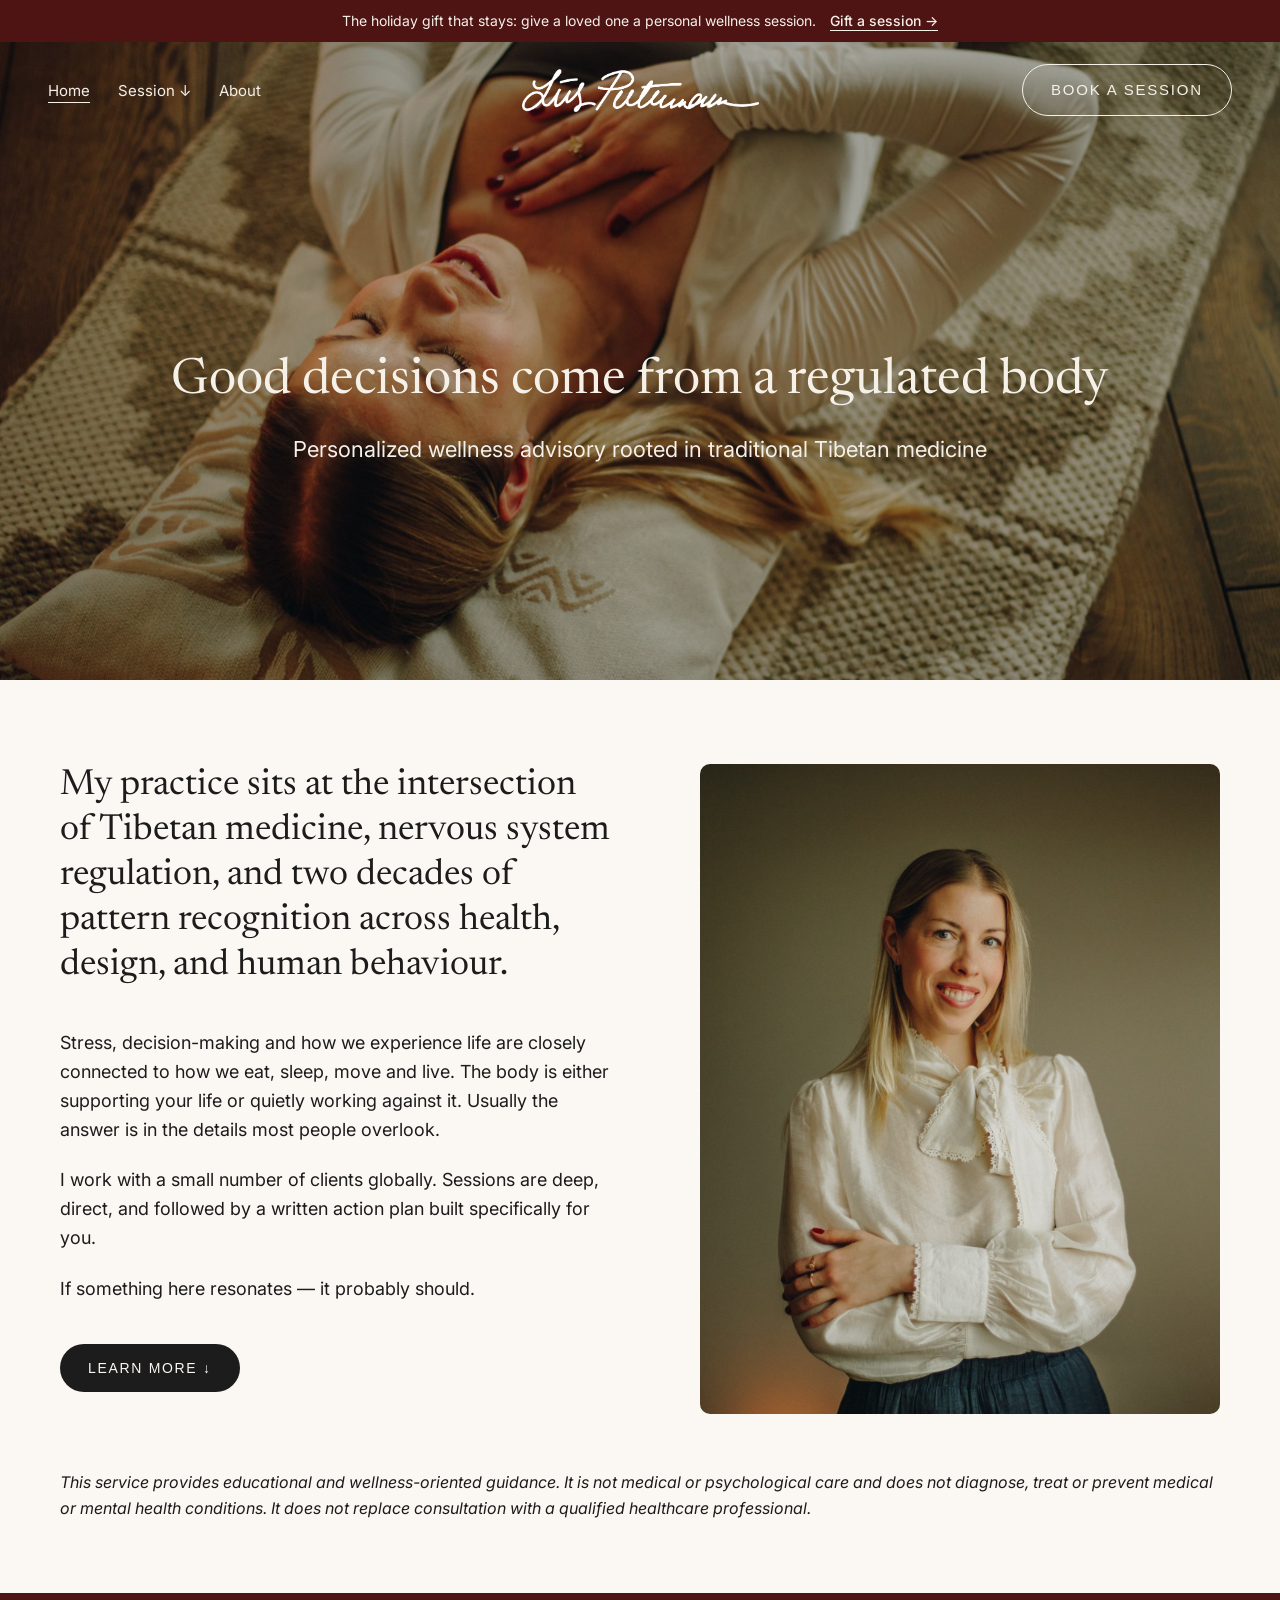
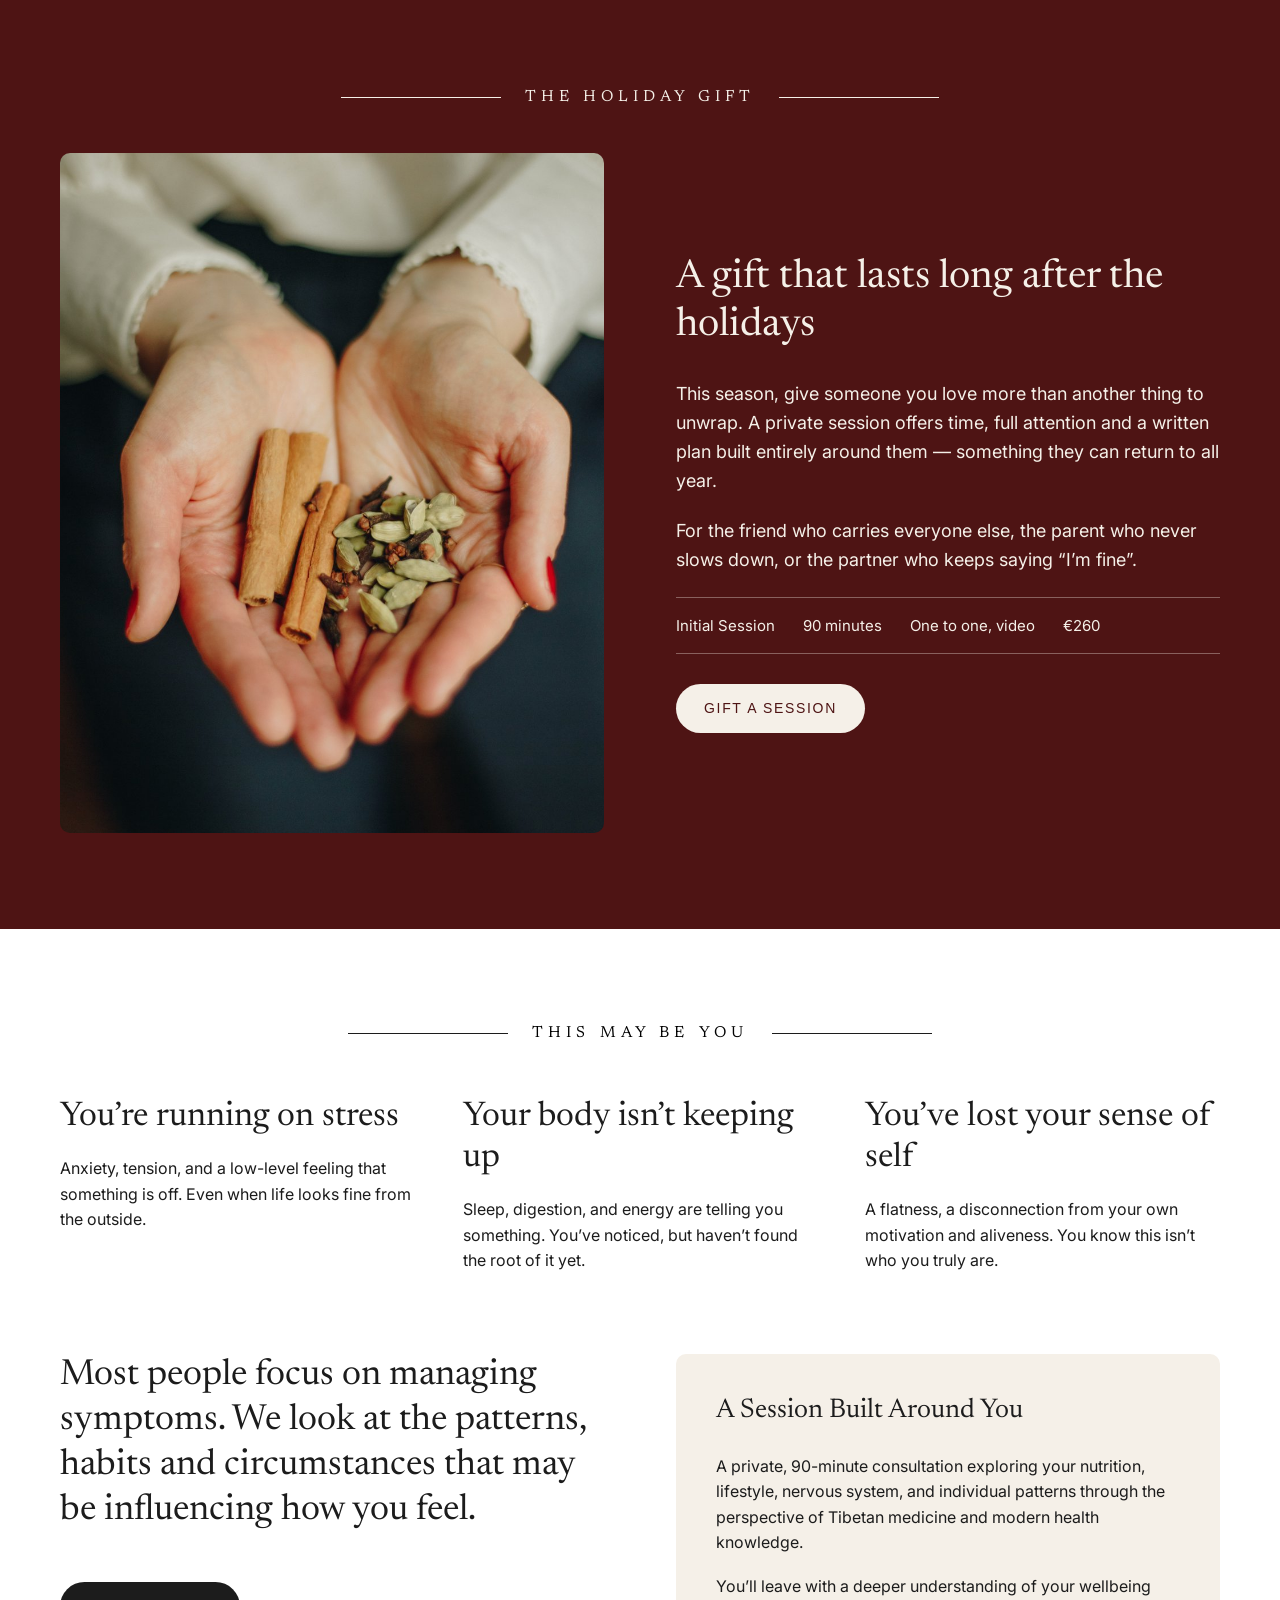
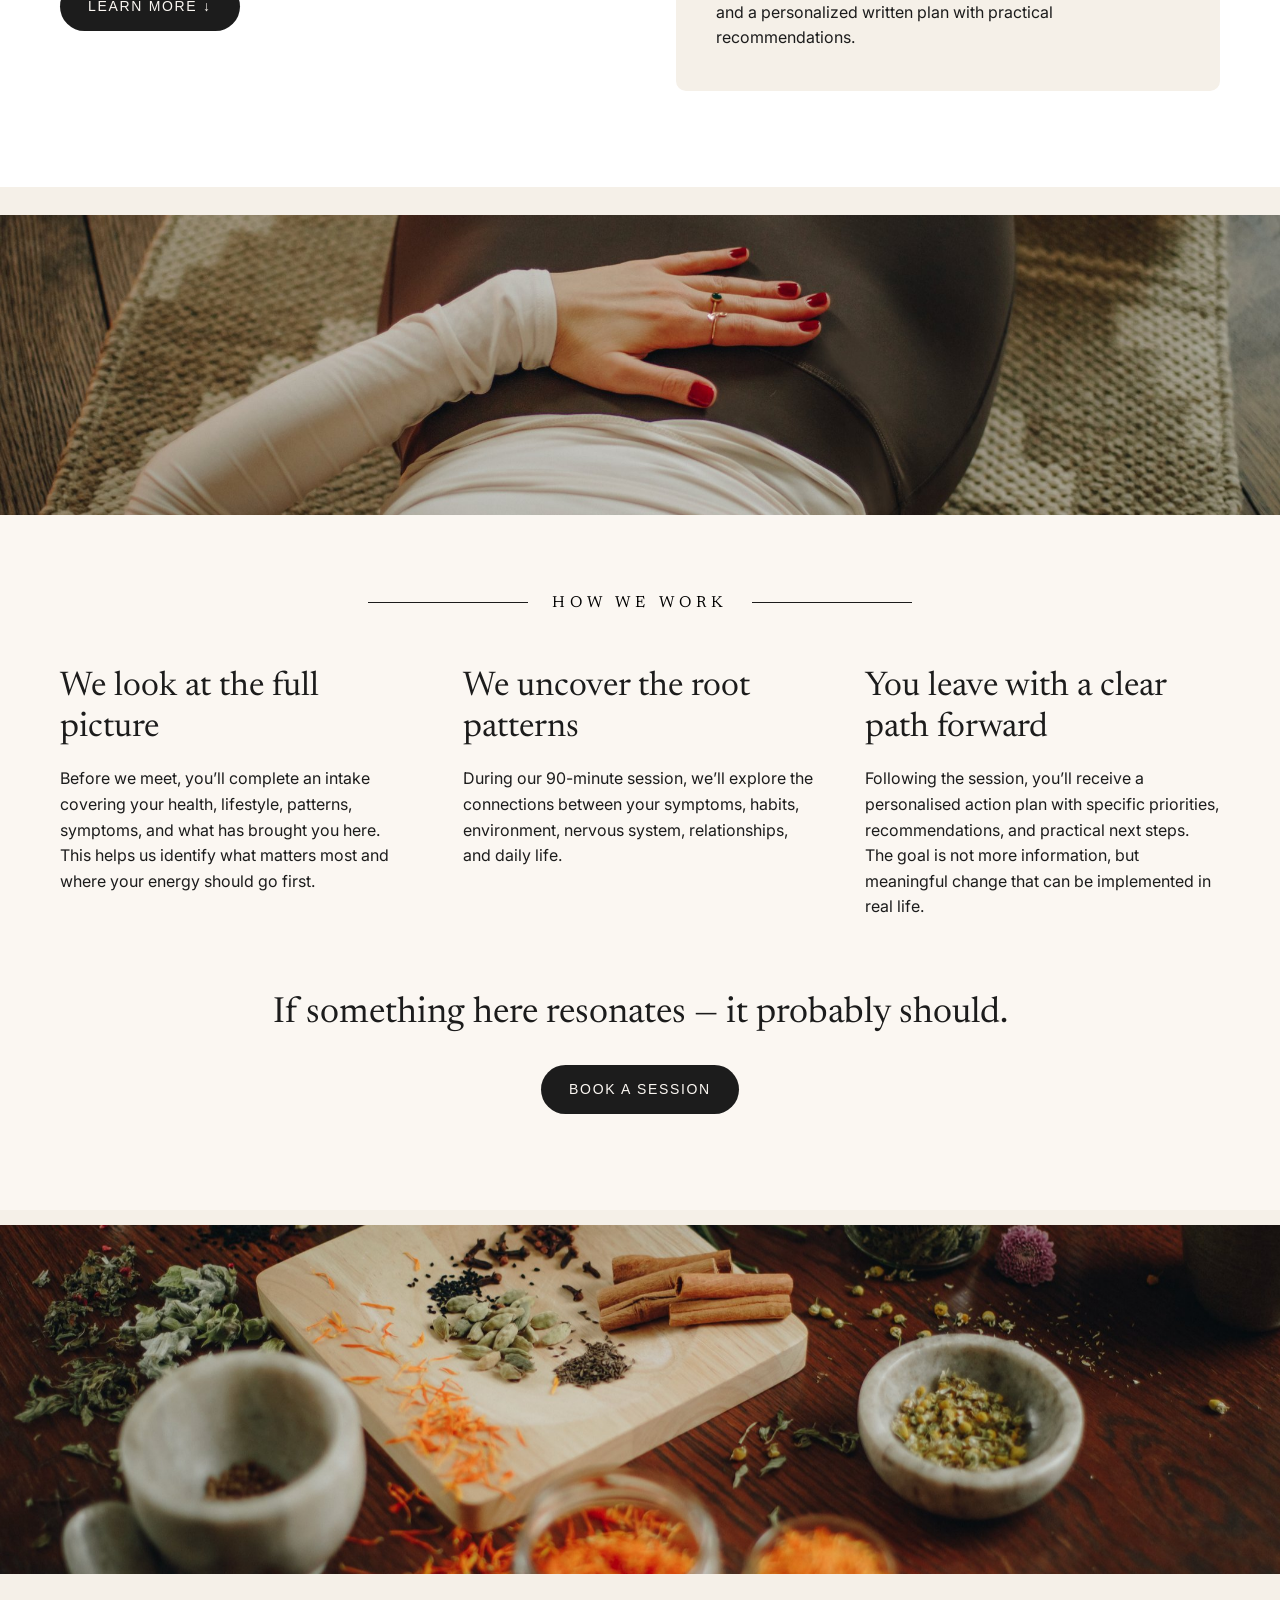
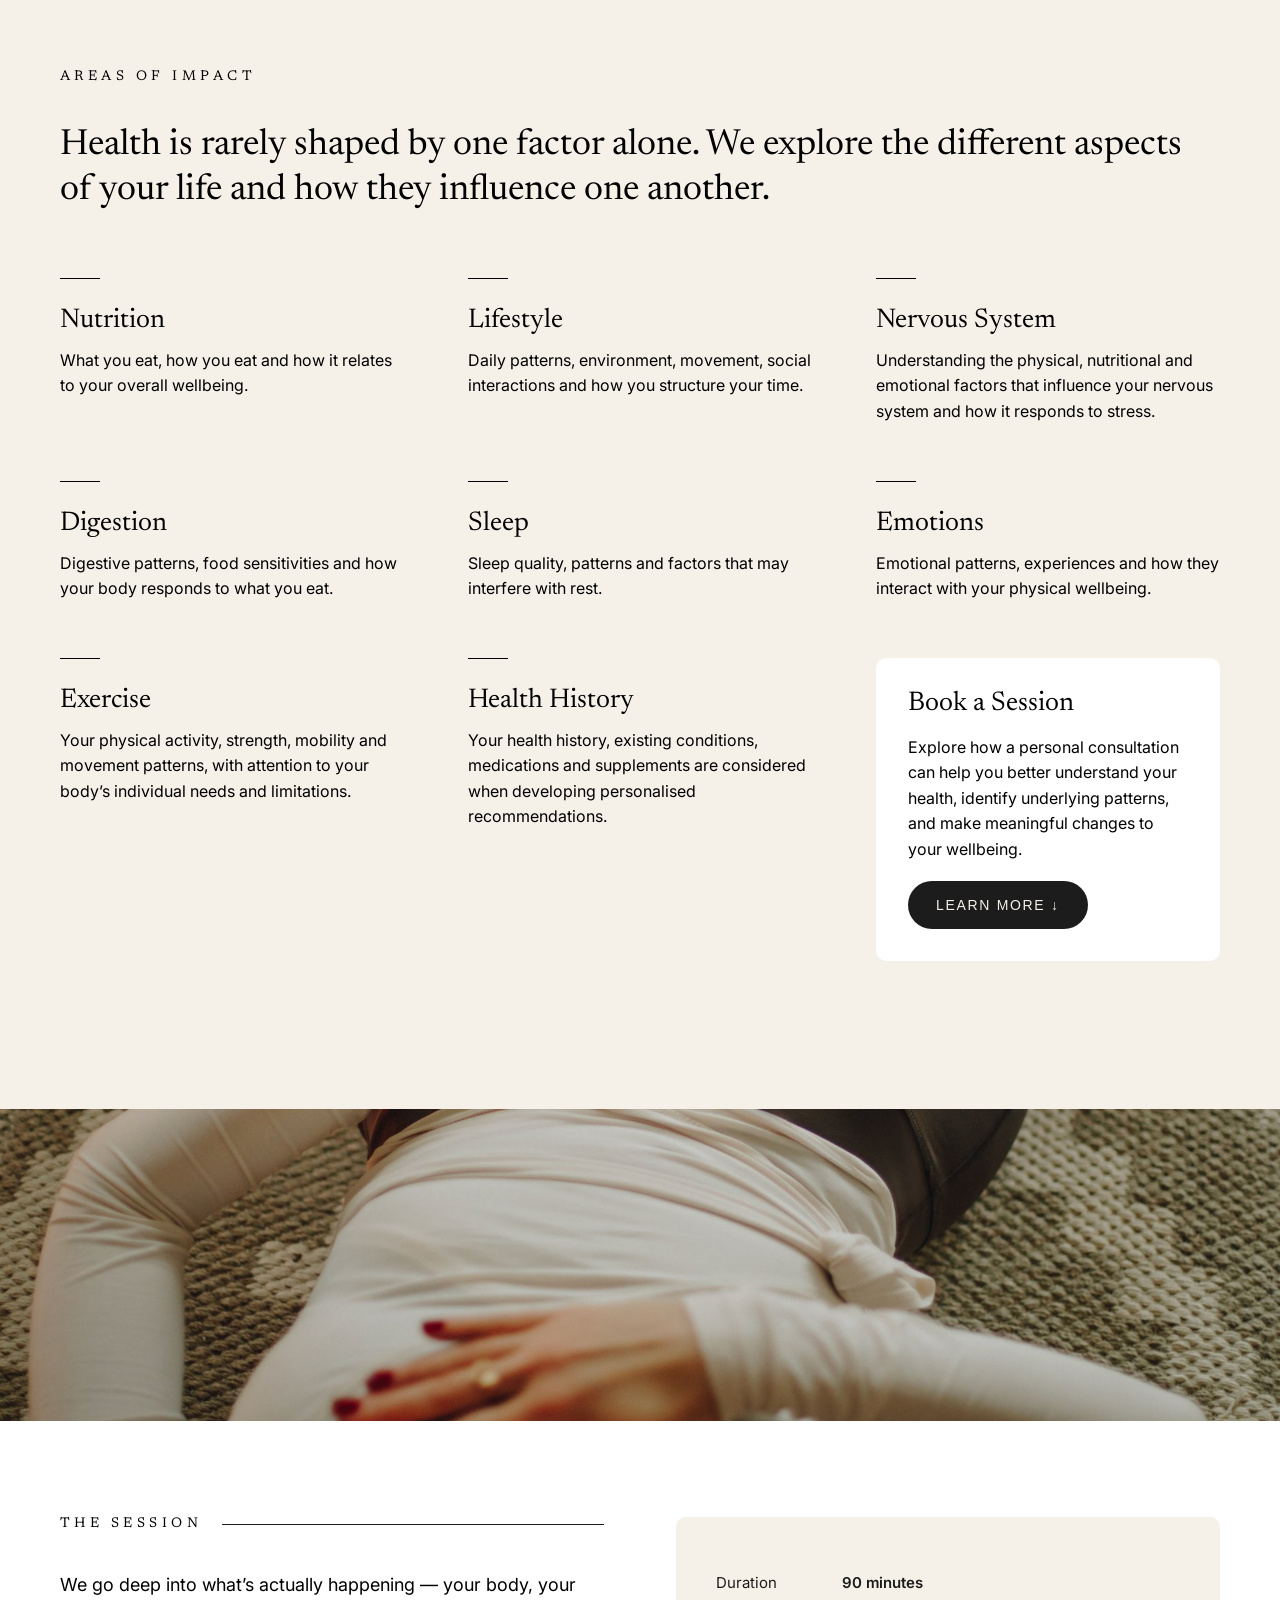
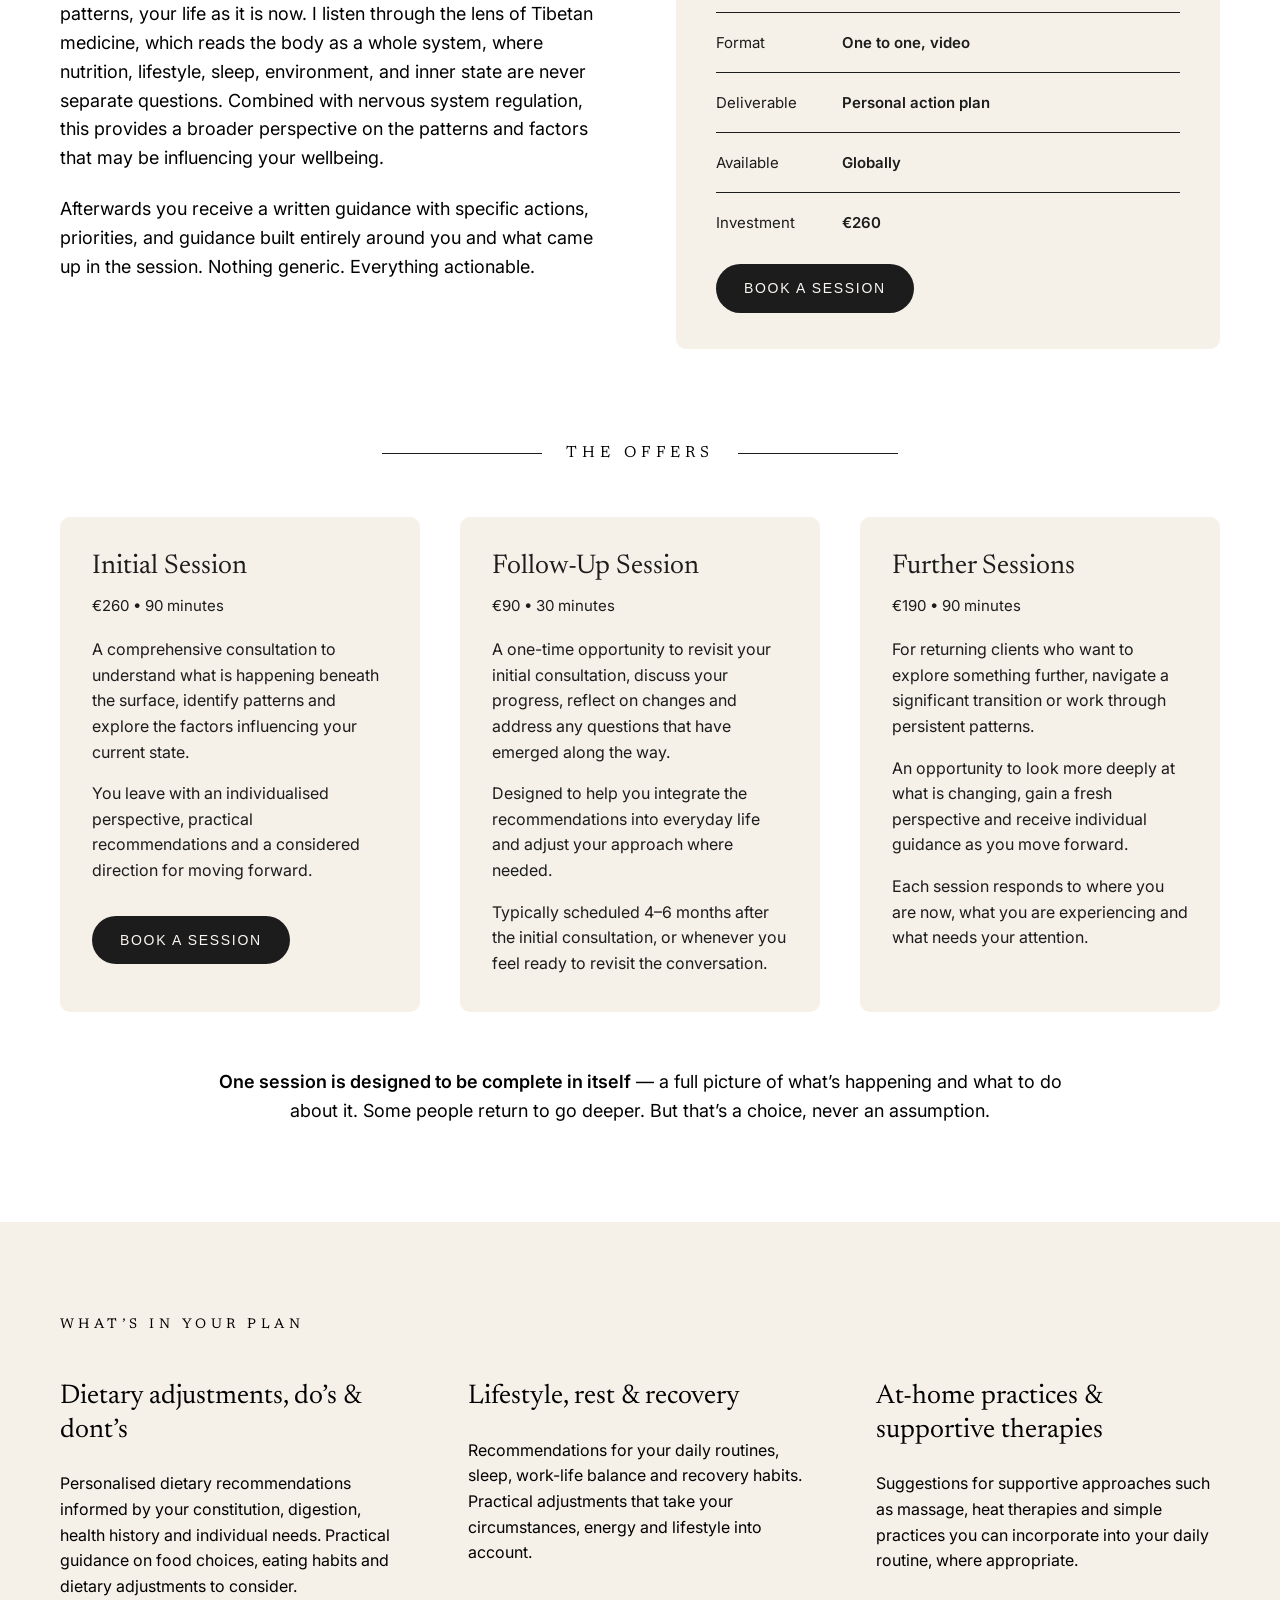
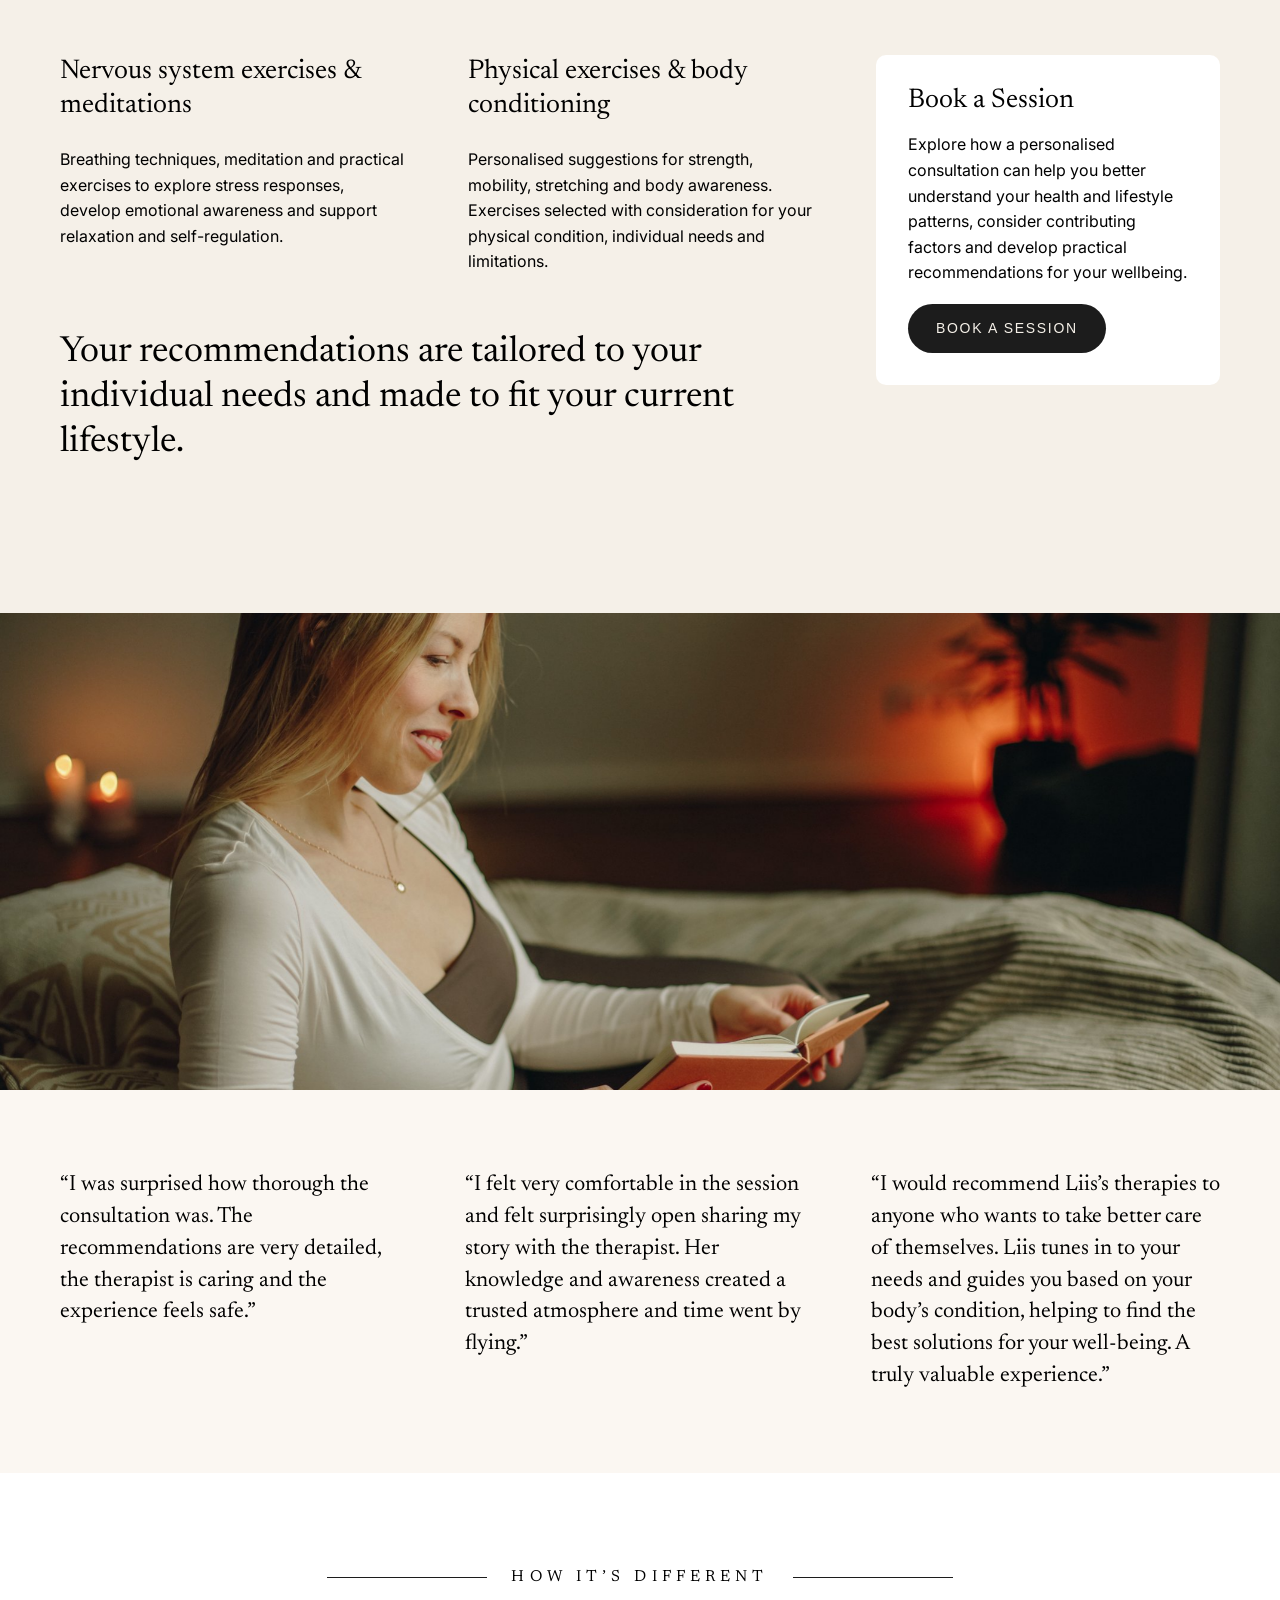
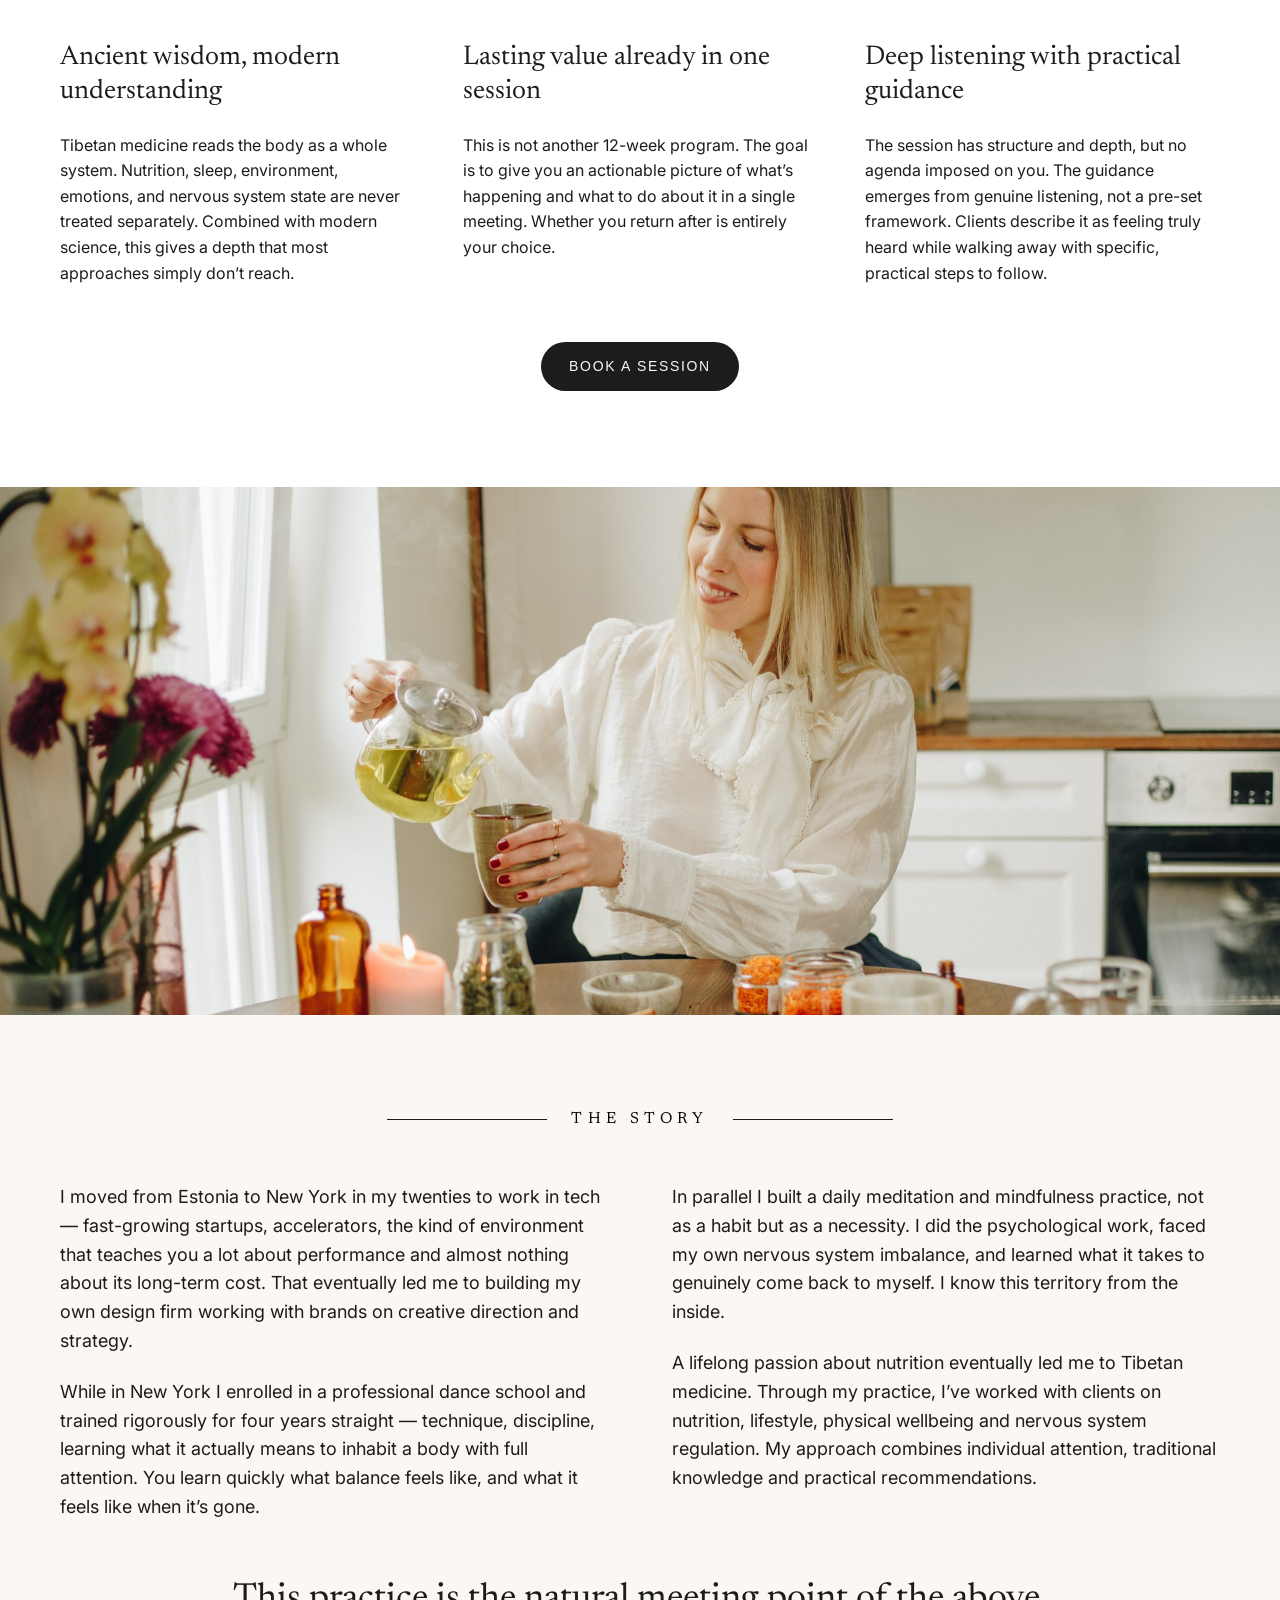
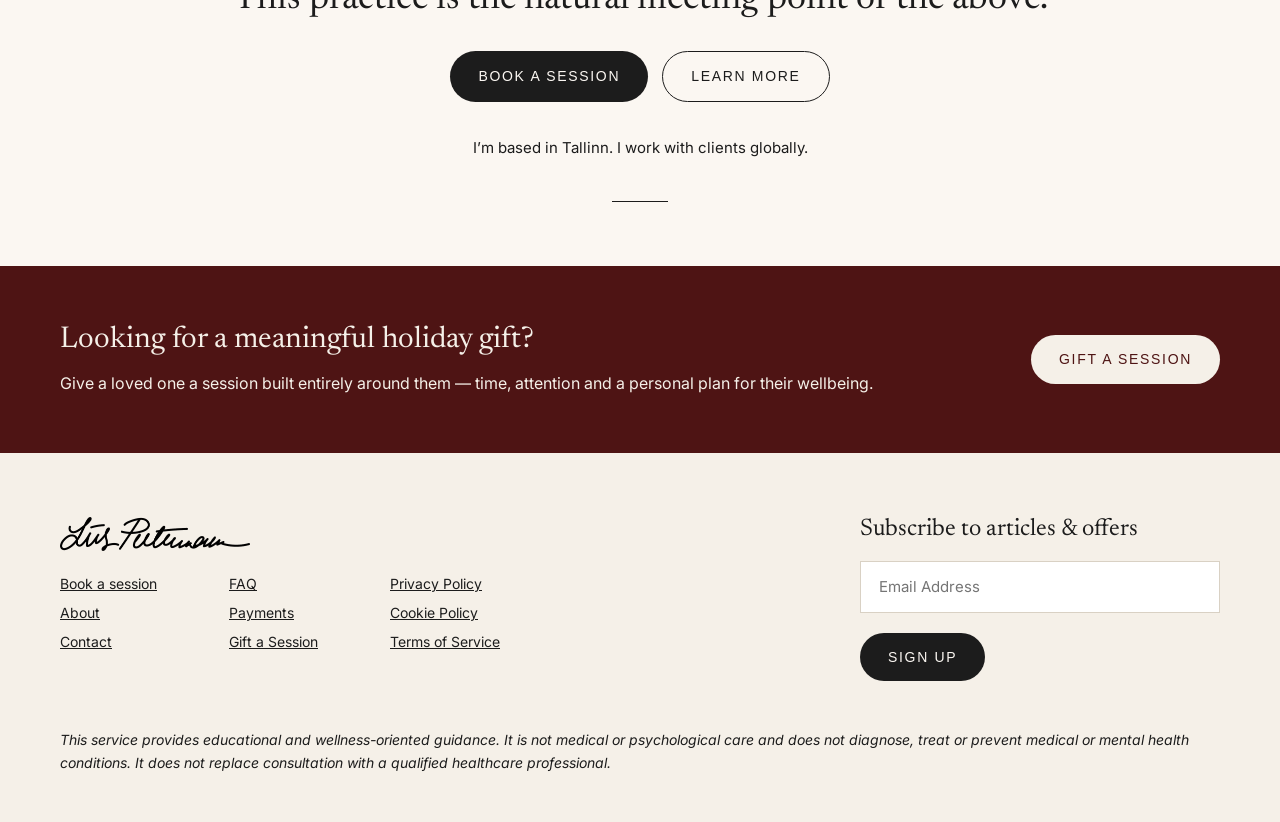
<file: index.html>
<!doctype html>
<html lang="en">
<head>
<meta charset="utf-8">
<meta name="viewport" content="width=device-width, initial-scale=1">
<title>Liis Peetermann | Book Your Wellness Session</title>
<meta name="description" content="Personalized wellness advisory rooted in traditional Tibetan medicine. Private 90-minute online sessions with a written personal plan.">
<link rel="canonical" href="https://www.liispeetermann.com/">
<meta property="og:title" content="Liis Peetermann | Book Your Wellness Session">
<meta property="og:description" content="Personalized wellness advisory rooted in traditional Tibetan medicine. Private 90-minute online sessions with a written personal plan.">
<meta property="og:image" content="https://www.liispeetermann.com/assets/images/home-hero.jpg">
<link rel="icon" href="assets/images/favicon.png">
<link rel="preconnect" href="https://fonts.googleapis.com">
<link rel="preconnect" href="https://fonts.gstatic.com" crossorigin>
<link href="https://fonts.googleapis.com/css2?family=Inter:wght@400;500;600&family=Castoro:ital@0;1&family=Newsreader:ital,opsz,wght@0,6..72,400;1,6..72,400&display=swap" rel="stylesheet">
<link rel="stylesheet" href="assets/css/style.css?v=4">
<script src="assets/js/main.js?v=5" defer></script>
<script src="assets/js/animations.js" defer></script>
</head>
<body>
<div class="lp">
<!-- GIFT BAR -->
<div class="gift-bar" style="background: #4e1414; color: #f5f0e8; display: flex; flex-wrap: wrap; align-items: center; justify-content: center; gap: 6px 14px; padding: 11px 20px; text-align: center; font-size: 14px; line-height: 1.45">
<span>The holiday gift that stays: give a loved one a personal wellness session.</span>
<a href="giftsession/" style="font-weight: 500; text-decoration: underline; text-underline-offset: 4px">Gift a session →</a>
</div>

<!-- HERO -->
<header id="top" class="home-hero" style="position: relative; min-height: 638px; display: flex; flex-direction: column; background: #2a2018">
<img src="assets/images/home-hero.jpg" alt="Liis lying on a patterned rug, eyes closed, hand on her chest" style="position: absolute; inset: 0; width: 100%; height: 100%; object-fit: cover; object-position: 50% 50%">
<div aria-hidden="true" style="position: absolute; inset: 0; background: linear-gradient(180deg, rgba(0,0,0,0.12) 0%, rgba(0,0,0,0.06) 45%, rgba(0,0,0,0.12) 100%)"></div>
<nav class="nav" style="position: relative; display: flex; flex-wrap: wrap; align-items: center; justify-content: space-between; gap: 16px; padding: 22px 48px">
<div class="hide-sm" style="display: flex; gap: 28px; align-items: center; flex: 1 1 0">
<a href="#top" style="text-decoration: underline; text-underline-offset: 6px">Home</a>
<a href="#session">Session ↓</a>
<a href="about/">About</a>
</div>
<a class="logo" href="#top" aria-label="Liis Peetermann — home" style="display: block; flex: 0 0 auto; line-height: 0"><img src="assets/images/logo-white.webp" alt="Liis Peetermann" style="display: block; width: 237px; height: auto"></a>
<div class="nav-book" style="display: flex; justify-content: flex-end; flex: 1 1 0">
<a class="btn btn-light" href="https://calendly.com/lpeetermann/session" target="_blank" rel="noopener">Book a session</a>
</div>
<button type="button" class="menu-toggle" aria-label="Open menu" aria-expanded="false" aria-controls="mobile-menu"><span></span><span></span></button>
</nav>
<div class="mobile-menu" id="mobile-menu">
<a href="./">Home</a>
<a href="#session">Session</a>
<a href="about/">About</a>
<a href="giftsession/">Gift a session</a>
<a href="faq/">FAQ</a>
<a href="contact/">Contact</a>
<a class="btn" href="https://calendly.com/lpeetermann/session" target="_blank" rel="noopener">Book a session</a>
</div>
<div style="position: relative; flex: 1 1 auto; display: flex; flex-direction: column; align-items: center; justify-content: center; text-align: center; padding: 40px 24px 40px; gap: 22px">
<h1 class="serif hero-h1" style="margin: 0; font-size: 50px; line-height: 1.15; color: #f5f0e8">Good decisions come from a regulated body</h1>
<p class="hero-sub" style="margin: 0; font-size: 22px; line-height: 1.5; color: #f5f0e8">Personalized wellness advisory rooted in traditional Tibetan medicine</p>
</div>
</header>

<!-- INTRO -->
<section class="sec" style="background: #fbf7f2; padding: 84px 24px 72px">
<div style="max-width: 1160px; margin: 0 auto; display: flex; flex-direction: column; gap: 56px">
<div class="split" style="display: grid; grid-template-columns: minmax(0, 1fr) minmax(0, 520px); gap: 88px; align-items: start">
<div style="display: flex; flex-direction: column; gap: 22px">
<h2 class="serif big" style="margin: 0 0 18px; font-size: 36px; line-height: 1.25">My practice sits at the intersection of Tibetan medicine, nervous system regulation, and two decades of pattern recognition across health, design, and human behaviour.</h2>
<p style="margin: 0; font-size: 18px; line-height: 1.6">Stress, decision-making and how we experience life are closely connected to how we eat, sleep, move and live. The body is either supporting your life or quietly working against it. Usually the answer is in the details most people overlook.</p>
<p style="margin: 0; font-size: 18px; line-height: 1.6">I work with a small number of clients globally. Sessions are deep, direct, and followed by a written action plan built specifically for you.</p>
<p style="margin: 0; font-size: 18px; line-height: 1.6">If something here resonates — it probably should.</p>
<div style="padding-top: 18px"><a class="btn" href="#session">Learn more ↓</a></div>
</div>
<img class="portrait" src="assets/images/portrait-liis.jpg" alt="Liis Peetermann wearing a white blouse with a lace-trimmed bow, standing with folded arms against a neutral background" style="display: block; width: 100%; aspect-ratio: 4 / 5; object-fit: cover; object-position: 50% 0%; border-radius: 10px">
</div>
<p style="margin: 0; font-size: 16px; line-height: 1.6; font-style: italic">This service provides educational and wellness-oriented guidance. It is not medical or psychological care and does not diagnose, treat or prevent medical or mental health conditions. It does not replace consultation with a qualified healthcare professional.</p>
</div>
</section>

<!-- HOLIDAY GIFT -->
<section id="gift" class="sec" style="background: #4e1414; color: #f5f0e8; padding: 96px 24px">
<div style="max-width: 1160px; margin: 0 auto; display: flex; flex-direction: column; gap: 48px">
<div style="display: flex; align-items: center; justify-content: center; gap: 24px">
<div style="height: 1px; width: 160px; background: #f5f0e8"></div>
<h4 class="label" style="color: #f5f0e8">The holiday gift</h4>
<div style="height: 1px; width: 160px; background: #f5f0e8"></div>
</div>
<div class="split" style="display: grid; grid-template-columns: repeat(2, minmax(0, 1fr)); gap: 72px; align-items: center">
<img class="gift-img" src="assets/images/gift-hands.jpg" alt="Cupped hands offering cinnamon sticks, cardamom pods and cloves" style="display: block; width: 100%; aspect-ratio: 4 / 5; object-fit: cover; object-position: 42% 60%; border-radius: 10px">
<div style="display: flex; flex-direction: column; gap: 22px">
<h2 class="serif big" style="margin: 0 0 8px; font-size: 40px; line-height: 1.2; color: #f5f0e8">A gift that lasts long after the holidays</h2>
<p style="margin: 0; font-size: 18px; line-height: 1.6">This season, give someone you love more than another thing to unwrap. A private session offers time, full attention and a written plan built entirely around them — something they can return to all year.</p>
<p style="margin: 0; font-size: 18px; line-height: 1.6">For the friend who carries everyone else, the parent who never slows down, or the partner who keeps saying “I’m fine”.</p>
<div style="display: flex; flex-wrap: wrap; gap: 10px 28px; padding: 18px 0; border-top: 1px solid rgba(245,240,232,0.35); border-bottom: 1px solid rgba(245,240,232,0.35); font-size: 15px"><span>Initial Session</span><span>90 minutes</span><span>One to one, video</span><span>€260</span></div>
<div style="padding-top: 8px"><a class="btn btn-gift" href="giftsession/">Gift a session</a></div>
</div>
</div>
</div>
</section>

<!-- THIS MAY BE YOU -->
<section class="sec" style="background: #ffffff; padding: 96px 24px">
<div style="max-width: 1160px; margin: 0 auto; display: flex; flex-direction: column; gap: 56px">
<div style="display: flex; align-items: center; justify-content: center; gap: 24px">
<div style="height: 1px; width: 160px; background: #1c1c1c"></div>
<h4 class="label">This may be you</h4>
<div style="height: 1px; width: 160px; background: #1c1c1c"></div>
</div>
<div class="cols3" style="display: grid; grid-template-columns: repeat(3, minmax(0, 1fr)); gap: 48px">
<div style="display: flex; flex-direction: column; gap: 18px">
<h2 class="serif" style="margin: 0; font-size: 34px; line-height: 1.2">You’re running on stress</h2>
<p style="margin: 0; font-size: 16px; line-height: 1.6">Anxiety, tension, and a low-level feeling that something is off. Even when life looks fine from the outside.</p>
</div>
<div style="display: flex; flex-direction: column; gap: 18px">
<h2 class="serif" style="margin: 0; font-size: 34px; line-height: 1.2">Your body isn’t keeping up</h2>
<p style="margin: 0; font-size: 16px; line-height: 1.6">Sleep, digestion, and energy are telling you something. You’ve noticed, but haven’t found the root of it yet.</p>
</div>
<div style="display: flex; flex-direction: column; gap: 18px">
<h2 class="serif" style="margin: 0; font-size: 34px; line-height: 1.2">You’ve lost your sense of self</h2>
<p style="margin: 0; font-size: 16px; line-height: 1.6">A flatness, a disconnection from your own motivation and aliveness. You know this isn’t who you truly are.</p>
</div>
</div>
<div class="split" style="display: grid; grid-template-columns: repeat(2, minmax(0, 1fr)); gap: 72px; align-items: start; padding-top: 24px">
<div style="display: flex; flex-direction: column; gap: 48px">
<h2 class="serif big" style="margin: 0; font-size: 36px; line-height: 1.25">Most people focus on managing symptoms. We look at the patterns, habits and circumstances that may be influencing how you feel.</h2>
<div><a class="btn" href="#session">Learn more ↓</a></div>
</div>
<div style="background: #f5f0e8; border-radius: 10px; padding: 40px; display: flex; flex-direction: column; gap: 18px">
<h3 class="serif" style="margin: 0 0 8px; font-size: 27px; line-height: 1.25">A Session Built Around You</h3>
<p style="margin: 0; font-size: 16px; line-height: 1.6">A private, 90-minute consultation exploring your nutrition, lifestyle, nervous system, and individual patterns through the perspective of Tibetan medicine and modern health knowledge.</p>
<p style="margin: 0; font-size: 16px; line-height: 1.6">You’ll leave with a deeper understanding of your wellbeing and a personalized written plan with practical recommendations.</p>
</div>
</div>
</div>
</section>

<!-- IMAGE BAND 1 -->
<img class="band" src="assets/images/band-rug.jpg" alt="Liis resting on a patterned rug, hand on her stomach" style="display: block; width: 100%; height: 328px; object-fit: cover; object-position: 50% 50%">

<!-- HOW WE WORK -->
<section class="sec" style="background: #fbf7f2; padding: 80px 24px 96px">
<div style="max-width: 1160px; margin: 0 auto; display: flex; flex-direction: column; gap: 56px">
<div style="display: flex; align-items: center; justify-content: center; gap: 24px">
<div style="height: 1px; width: 160px; background: #1c1c1c"></div>
<h4 class="label">How we work</h4>
<div style="height: 1px; width: 160px; background: #1c1c1c"></div>
</div>
<div class="cols3" style="display: grid; grid-template-columns: repeat(3, minmax(0, 1fr)); gap: 48px">
<div style="display: flex; flex-direction: column; gap: 18px">
<h2 class="serif" style="margin: 0; font-size: 34px; line-height: 1.2">We look at the full picture</h2>
<p style="margin: 0; font-size: 16px; line-height: 1.6">Before we meet, you’ll complete an intake covering your health, lifestyle, patterns, symptoms, and what has brought you here. This helps us identify what matters most and where your energy should go first.</p>
</div>
<div style="display: flex; flex-direction: column; gap: 18px">
<h2 class="serif" style="margin: 0; font-size: 34px; line-height: 1.2">We uncover the root patterns</h2>
<p style="margin: 0; font-size: 16px; line-height: 1.6">During our 90-minute session, we’ll explore the connections between your symptoms, habits, environment, nervous system, relationships, and daily life.</p>
</div>
<div style="display: flex; flex-direction: column; gap: 18px">
<h2 class="serif" style="margin: 0; font-size: 34px; line-height: 1.2">You leave with a clear path forward</h2>
<p style="margin: 0; font-size: 16px; line-height: 1.6">Following the session, you’ll receive a personalised action plan with specific priorities, recommendations, and practical next steps. The goal is not more information, but meaningful change that can be implemented in real life.</p>
</div>
</div>
<div style="display: flex; flex-direction: column; align-items: center; gap: 28px; text-align: center; padding-top: 16px">
<h2 class="serif big" style="margin: 0; font-size: 36px; line-height: 1.25">If something here resonates — it probably should.</h2>
<a class="btn" href="https://calendly.com/lpeetermann/session" target="_blank" rel="noopener">Book a session</a>
</div>
</div>
</section>

<!-- IMAGE BAND 2: herbs -->
<img class="band" src="assets/images/band-herbs.jpg" alt="Tibetan medicine herbs, cardamom, cinnamon and calendula on a wooden board" style="display: block; width: 100%; height: 364px; object-fit: cover; object-position: 50% 66%">

<!-- AREAS OF IMPACT -->
<section class="sec" style="background: #f5f0e8; padding: 96px 24px">
<div style="max-width: 1160px; margin: 0 auto; display: flex; flex-direction: column; gap: 40px">
<h4 class="label" style="font-size: 14px">Areas of impact</h4>
<h2 class="serif big" style="margin: 0 0 24px; font-size: 36px; line-height: 1.25; color: #000">Health is rarely shaped by one factor alone. We explore the different aspects of your life and how they influence one another.</h2>
<div class="cols3" style="display: grid; grid-template-columns: repeat(3, minmax(0, 1fr)); column-gap: 64px; row-gap: 56px; color: #000">
<div style="display: flex; flex-direction: column; gap: 14px"><div style="width: 40px; height: 1px; background: #000; margin-bottom: 14px"></div><h3 class="serif" style="margin: 0; font-size: 27px">Nutrition</h3><p style="margin: 0; font-size: 16px; line-height: 1.6">What you eat, how you eat and how it relates to your overall wellbeing.</p></div>
<div style="display: flex; flex-direction: column; gap: 14px"><div style="width: 40px; height: 1px; background: #000; margin-bottom: 14px"></div><h3 class="serif" style="margin: 0; font-size: 27px">Lifestyle</h3><p style="margin: 0; font-size: 16px; line-height: 1.6">Daily patterns, environment, movement, social interactions and how you structure your time.</p></div>
<div style="display: flex; flex-direction: column; gap: 14px"><div style="width: 40px; height: 1px; background: #000; margin-bottom: 14px"></div><h3 class="serif" style="margin: 0; font-size: 27px">Nervous System</h3><p style="margin: 0; font-size: 16px; line-height: 1.6">Understanding the physical, nutritional and emotional factors that influence your nervous system and how it responds to stress.</p></div>
<div style="display: flex; flex-direction: column; gap: 14px"><div style="width: 40px; height: 1px; background: #000; margin-bottom: 14px"></div><h3 class="serif" style="margin: 0; font-size: 27px">Digestion</h3><p style="margin: 0; font-size: 16px; line-height: 1.6">Digestive patterns, food sensitivities and how your body responds to what you eat.</p></div>
<div style="display: flex; flex-direction: column; gap: 14px"><div style="width: 40px; height: 1px; background: #000; margin-bottom: 14px"></div><h3 class="serif" style="margin: 0; font-size: 27px">Sleep</h3><p style="margin: 0; font-size: 16px; line-height: 1.6">Sleep quality, patterns and factors that may interfere with rest.</p></div>
<div style="display: flex; flex-direction: column; gap: 14px"><div style="width: 40px; height: 1px; background: #000; margin-bottom: 14px"></div><h3 class="serif" style="margin: 0; font-size: 27px">Emotions</h3><p style="margin: 0; font-size: 16px; line-height: 1.6">Emotional patterns, experiences and how they interact with your physical wellbeing.</p></div>
<div style="display: flex; flex-direction: column; gap: 14px"><div style="width: 40px; height: 1px; background: #000; margin-bottom: 14px"></div><h3 class="serif" style="margin: 0; font-size: 27px">Exercise</h3><p style="margin: 0; font-size: 16px; line-height: 1.6">Your physical activity, strength, mobility and movement patterns, with attention to your body’s individual needs and limitations.</p></div>
<div style="display: flex; flex-direction: column; gap: 14px"><div style="width: 40px; height: 1px; background: #000; margin-bottom: 14px"></div><h3 class="serif" style="margin: 0; font-size: 27px">Health History</h3><p style="margin: 0; font-size: 16px; line-height: 1.6">Your health history, existing conditions, medications and supplements are considered when developing personalised recommendations.</p></div>
<div style="background: #ffffff; border-radius: 10px; padding: 32px; display: flex; flex-direction: column; gap: 18px"><h3 class="serif" style="margin: 0; font-size: 27px">Book a Session</h3><p style="margin: 0; font-size: 16px; line-height: 1.6">Explore how a personal consultation can help you better understand your health, identify underlying patterns, and make meaningful changes to your wellbeing.</p><div><a class="btn" href="#session" style="color: #f5f0e8">Learn more ↓</a></div></div>
</div>
</div>
</section>

<!-- IMAGE BAND 3 -->
<img class="band" src="assets/images/band-rug-2.jpg" alt="Lying on a woven rug with hands resting on the body" style="display: block; width: 100%; height: 364px; object-fit: cover; object-position: 50% 50%">

<!-- THE SESSION + OFFERS -->
<section id="session" class="sec" style="flex: 1 0 auto; background: #ffffff; padding: 96px 24px">
<div style="max-width: 1160px; margin: 0 auto; display: flex; flex-direction: column; gap: 96px">
<div class="split" style="display: grid; grid-template-columns: repeat(2, minmax(0, 1fr)); gap: 72px; align-items: start">
<div style="display: flex; flex-direction: column; gap: 22px; color: #000">
<div style="display: flex; align-items: center; gap: 20px; margin-bottom: 18px"><h4 class="label" style="font-size: 14px">The session</h4><div style="height: 1px; flex: 1 1 auto; background: #1c1c1c"></div></div>
<p style="margin: 0; font-size: 18px; line-height: 1.6">We go deep into what’s actually happening — your body, your patterns, your life as it is now. I listen through the lens of Tibetan medicine, which reads the body as a whole system, where nutrition, lifestyle, sleep, environment, and inner state are never separate questions. Combined with nervous system regulation, this provides a broader perspective on the patterns and factors that may be influencing your wellbeing.</p>
<p style="margin: 0; font-size: 18px; line-height: 1.6">Afterwards you receive a written guidance with specific actions, priorities, and guidance built entirely around you and what came up in the session. Nothing generic. Everything actionable.</p>
</div>
<div style="background: #f5f0e8; border-radius: 10px; padding: 36px 40px; display: flex; flex-direction: column">
<div style="display: grid; grid-template-columns: 110px 1fr; gap: 16px; padding: 20px 0; border-bottom: 1px solid #1c1c1c; font-size: 15px"><span>Duration</span><strong style="font-weight: 600">90 minutes</strong></div>
<div style="display: grid; grid-template-columns: 110px 1fr; gap: 16px; padding: 20px 0; border-bottom: 1px solid #1c1c1c; font-size: 15px"><span>Format</span><strong style="font-weight: 600">One to one, video</strong></div>
<div style="display: grid; grid-template-columns: 110px 1fr; gap: 16px; padding: 20px 0; border-bottom: 1px solid #1c1c1c; font-size: 15px"><span>Deliverable</span><strong style="font-weight: 600">Personal action plan</strong></div>
<div style="display: grid; grid-template-columns: 110px 1fr; gap: 16px; padding: 20px 0; border-bottom: 1px solid #1c1c1c; font-size: 15px"><span>Available</span><strong style="font-weight: 600">Globally</strong></div>
<div style="display: grid; grid-template-columns: 110px 1fr; gap: 16px; padding: 20px 0; font-size: 15px"><span>Investment</span><strong style="font-weight: 600">€260</strong></div>
<div style="padding-top: 12px"><a class="btn" href="https://calendly.com/lpeetermann/session" target="_blank" rel="noopener">Book a session</a></div>
</div>
</div>

<div style="display: flex; flex-direction: column; gap: 56px">
<div style="display: flex; align-items: center; justify-content: center; gap: 24px">
<div style="height: 1px; width: 160px; background: #1c1c1c"></div>
<h4 class="label">The offers</h4>
<div style="height: 1px; width: 160px; background: #1c1c1c"></div>
</div>
<div class="cols3" style="display: grid; grid-template-columns: repeat(3, minmax(0, 1fr)); gap: 40px; align-items: stretch">
<div class="offer" style="background: #f5f0e8; border-radius: 10px; padding: 36px 32px; display: flex; flex-direction: column; gap: 16px">
<h3 class="serif" style="margin: 0; font-size: 27px">Initial Session</h3>
<p style="margin: 0 0 6px; font-size: 15px">€260 • 90 minutes</p>
<p style="margin: 0; font-size: 16px; line-height: 1.6">A comprehensive consultation to understand what is happening beneath the surface, identify patterns and explore the factors influencing your current state.</p>
<p style="margin: 0; font-size: 16px; line-height: 1.6">You leave with an individualised perspective, practical recommendations and a considered direction for moving forward.</p>
<div style="padding-top: 16px"><a class="btn" href="https://calendly.com/lpeetermann/session" target="_blank" rel="noopener">Book a session</a></div>
</div>
<div class="offer" style="background: #f5f0e8; border-radius: 10px; padding: 36px 32px; display: flex; flex-direction: column; gap: 16px">
<h3 class="serif" style="margin: 0; font-size: 27px">Follow-Up Session</h3>
<p style="margin: 0 0 6px; font-size: 15px">€90 • 30 minutes</p>
<p style="margin: 0; font-size: 16px; line-height: 1.6">A one-time opportunity to revisit your initial consultation, discuss your progress, reflect on changes and address any questions that have emerged along the way.</p>
<p style="margin: 0; font-size: 16px; line-height: 1.6">Designed to help you integrate the recommendations into everyday life and adjust your approach where needed.</p>
<p style="margin: 0; font-size: 16px; line-height: 1.6">Typically scheduled 4–6 months after the initial consultation, or whenever you feel ready to revisit the conversation.</p>
</div>
<div class="offer" style="background: #f5f0e8; border-radius: 10px; padding: 36px 32px; display: flex; flex-direction: column; gap: 16px">
<h3 class="serif" style="margin: 0; font-size: 27px">Further Sessions</h3>
<p style="margin: 0 0 6px; font-size: 15px">€190 • 90 minutes</p>
<p style="margin: 0; font-size: 16px; line-height: 1.6">For returning clients who want to explore something further, navigate a significant transition or work through persistent patterns.</p>
<p style="margin: 0; font-size: 16px; line-height: 1.6">An opportunity to look more deeply at what is changing, gain a fresh perspective and receive individual guidance as you move forward.</p>
<p style="margin: 0; font-size: 16px; line-height: 1.6">Each session responds to where you are now, what you are experiencing and what needs your attention.</p>
</div>
</div>
<p style="margin: 0 auto; max-width: 860px; text-align: center; font-size: 18px; line-height: 1.6; color: #000"><strong style="font-weight: 600">One session is designed to be complete in itself</strong> — a full picture of what’s happening and what to do about it. Some people return to go deeper. But that’s a choice, never an assumption.</p>
</div>
</div>
</section>



<!-- WHAT'S IN YOUR PLAN -->
<section class="sec" style="background: #f5f0e8; padding: 96px 24px">
<div style="max-width: 1160px; margin: 0 auto; display: flex; flex-direction: column; gap: 48px; color: #000">
<h4 class="label" style="font-size: 14px">What’s in your plan</h4>
<div class="cols3" style="display: grid; grid-template-columns: repeat(3, minmax(0, 1fr)); column-gap: 64px; row-gap: 56px; align-items: start">
<div style="display: flex; flex-direction: column; gap: 24px"><h3 class="serif" style="margin: 0; font-size: 27px; line-height: 1.25">Dietary adjustments, do’s &amp; dont’s</h3><p style="margin: 0; font-size: 16px; line-height: 1.6">Personalised dietary recommendations informed by your constitution, digestion, health history and individual needs. Practical guidance on food choices, eating habits and dietary adjustments to consider.</p></div>
<div style="display: flex; flex-direction: column; gap: 24px"><h3 class="serif" style="margin: 0; font-size: 27px; line-height: 1.25">Lifestyle, rest &amp; recovery</h3><p style="margin: 0; font-size: 16px; line-height: 1.6">Recommendations for your daily routines, sleep, work-life balance and recovery habits. Practical adjustments that take your circumstances, energy and lifestyle into account.</p></div>
<div style="display: flex; flex-direction: column; gap: 24px"><h3 class="serif" style="margin: 0; font-size: 27px; line-height: 1.25">At-home practices &amp; supportive therapies</h3><p style="margin: 0; font-size: 16px; line-height: 1.6">Suggestions for supportive approaches such as massage, heat therapies and simple practices you can incorporate into your daily routine, where appropriate.</p></div>
<div style="display: flex; flex-direction: column; gap: 24px"><h3 class="serif" style="margin: 0; font-size: 27px; line-height: 1.25">Nervous system exercises &amp; meditations</h3><p style="margin: 0; font-size: 16px; line-height: 1.6">Breathing techniques, meditation and practical exercises to explore stress responses, develop emotional awareness and support relaxation and self-regulation.</p></div>
<div style="display: flex; flex-direction: column; gap: 24px"><h3 class="serif" style="margin: 0; font-size: 27px; line-height: 1.25">Physical exercises &amp; body conditioning</h3><p style="margin: 0; font-size: 16px; line-height: 1.6">Personalised suggestions for strength, mobility, stretching and body awareness. Exercises selected with consideration for your physical condition, individual needs and limitations.</p></div>
<div class="plan-box" style="grid-column: 3; grid-row: 2 / span 2; background: #ffffff; border-radius: 10px; padding: 32px; display: flex; flex-direction: column; gap: 18px"><h3 class="serif" style="margin: 0; font-size: 27px">Book a Session</h3><p style="margin: 0; font-size: 16px; line-height: 1.6">Explore how a personalised consultation can help you better understand your health and lifestyle patterns, consider contributing factors and develop practical recommendations for your wellbeing.</p><div><a class="btn" href="https://calendly.com/lpeetermann/session" target="_blank" rel="noopener" style="color: #f5f0e8">Book a session</a></div></div>
<h2 class="serif big plan-note" style="grid-column: 1 / span 2; grid-row: 3; align-self: end; margin: 0; font-size: 36px; line-height: 1.25">Your recommendations are tailored to your individual needs and made to fit your current lifestyle.</h2>
</div>
</div>
</section>

<!-- IMAGE BAND 4: reading -->
<img class="band-tall" src="assets/images/band-reading.jpg" alt="Liis reading a book on a cosy bean bag by candlelight" style="display: block; width: 100%; height: 528px; object-fit: cover; object-position: 50% 50%">

<!-- TESTIMONIALS -->
<section class="sec" style="background: #fbf7f2; padding: 80px 24px">
<div class="cols3" style="max-width: 1160px; margin: 0 auto; display: grid; grid-template-columns: repeat(3, minmax(0, 1fr)); gap: 56px">
<blockquote class="serif" style="margin: 0; font-size: 22px; line-height: 1.45; color: #000">“I was surprised how thorough the consultation was. The recommendations are very detailed, the therapist is caring and the experience feels safe.”</blockquote>
<blockquote class="serif" style="margin: 0; font-size: 22px; line-height: 1.45; color: #000">“I felt very comfortable in the session and felt surprisingly open sharing my story with the therapist. Her knowledge and awareness created a trusted atmosphere and time went by flying.”</blockquote>
<blockquote class="serif" style="margin: 0; font-size: 22px; line-height: 1.45; color: #000">“I would recommend Liis’s therapies to anyone who wants to take better care of themselves. Liis tunes in to your needs and guides you based on your body’s condition, helping to find the best solutions for your well-being. A truly valuable experience.”</blockquote>
</div>
</section>

<!-- HOW IT'S DIFFERENT -->
<section class="sec" style="background: #ffffff; padding: 96px 24px">
<div style="max-width: 1160px; margin: 0 auto; display: flex; flex-direction: column; gap: 56px">
<div style="display: flex; align-items: center; justify-content: center; gap: 24px">
<div style="height: 1px; width: 160px; background: #1c1c1c"></div>
<h4 class="label">How it’s different</h4>
<div style="height: 1px; width: 160px; background: #1c1c1c"></div>
</div>
<div class="cols3" style="display: grid; grid-template-columns: repeat(3, minmax(0, 1fr)); gap: 48px">
<div style="display: flex; flex-direction: column; gap: 24px"><h3 class="serif" style="margin: 0; font-size: 27px; line-height: 1.25">Ancient wisdom, modern understanding</h3><p style="margin: 0; font-size: 16px; line-height: 1.6">Tibetan medicine reads the body as a whole system. Nutrition, sleep, environment, emotions, and nervous system state are never treated separately. Combined with modern science, this gives a depth that most approaches simply don’t reach.</p></div>
<div style="display: flex; flex-direction: column; gap: 24px"><h3 class="serif" style="margin: 0; font-size: 27px; line-height: 1.25">Lasting value already in one session</h3><p style="margin: 0; font-size: 16px; line-height: 1.6">This is not another 12-week program. The goal is to give you an actionable picture of what’s happening and what to do about it in a single meeting. Whether you return after is entirely your choice.</p></div>
<div style="display: flex; flex-direction: column; gap: 24px"><h3 class="serif" style="margin: 0; font-size: 27px; line-height: 1.25">Deep listening with practical guidance</h3><p style="margin: 0; font-size: 16px; line-height: 1.6">The session has structure and depth, but no agenda imposed on you. The guidance emerges from genuine listening, not a pre-set framework. Clients describe it as feeling truly heard while walking away with specific, practical steps to follow.</p></div>
</div>
<div style="display: flex; justify-content: center"><a class="btn" href="https://calendly.com/lpeetermann/session" target="_blank" rel="noopener">Book a session</a></div>
</div>
</section>

<!-- IMAGE BAND 5 -->
<img class="band-tall" src="assets/images/band-tea.jpg" alt="Liis pouring herbal tea at a table set with herbs and spices" style="display: block; width: 100%; height: 528px; object-fit: cover; object-position: 50% 50%">

<!-- THE STORY -->
<section class="sec" style="background: #fbf7f2; padding: 96px 24px 64px">
<div style="max-width: 1160px; margin: 0 auto; display: flex; flex-direction: column; gap: 56px">
<div style="display: flex; align-items: center; justify-content: center; gap: 24px">
<div style="height: 1px; width: 160px; background: #1c1c1c"></div>
<h4 class="label">The story</h4>
<div style="height: 1px; width: 160px; background: #1c1c1c"></div>
</div>
<div class="cols2" style="display: grid; grid-template-columns: repeat(2, minmax(0, 1fr)); column-gap: 64px; row-gap: 22px">
<div style="display: flex; flex-direction: column; gap: 22px">
<p style="margin: 0; font-size: 18px; line-height: 1.6">I moved from Estonia to New York in my twenties to work in tech — fast-growing startups, accelerators, the kind of environment that teaches you a lot about performance and almost nothing about its long-term cost. That eventually led me to building my own design firm working with brands on creative direction and strategy.</p>
<p style="margin: 0; font-size: 18px; line-height: 1.6">While in New York I enrolled in a professional dance school and trained rigorously for four years straight — technique, discipline, learning what it actually means to inhabit a body with full attention. You learn quickly what balance feels like, and what it feels like when it’s gone.</p>
</div>
<div style="display: flex; flex-direction: column; gap: 22px">
<p style="margin: 0; font-size: 18px; line-height: 1.6">In parallel I built a daily meditation and mindfulness practice, not as a habit but as a necessity. I did the psychological work, faced my own nervous system imbalance, and learned what it takes to genuinely come back to myself. I know this territory from the inside.</p>
<p style="margin: 0; font-size: 18px; line-height: 1.6">A lifelong passion about nutrition eventually led me to Tibetan medicine. Through my practice, I’ve worked with clients on nutrition, lifestyle, physical wellbeing and nervous system regulation. My approach combines individual attention, traditional knowledge and practical recommendations.</p>
</div>
</div>
<div style="display: flex; flex-direction: column; align-items: center; gap: 28px; text-align: center">
<h2 class="serif big" style="margin: 0; font-size: 36px; line-height: 1.25">This practice is the natural meeting point of the above.</h2>
<div style="display: flex; flex-wrap: wrap; gap: 14px; justify-content: center">
<a class="btn" href="https://calendly.com/lpeetermann/session" target="_blank" rel="noopener">Book a session</a>
<a class="btn btn-outline" href="about/">Learn more</a>
</div>
<p style="margin: 8px 0 0; font-size: 15px">I’m based in Tallinn. I work with clients globally.</p>
<div style="width: 56px; height: 1px; background: #1c1c1c; margin-top: 16px"></div>
</div>
</div>
</section>

<!-- GIFT BANNER -->
<section class="sec" style="background: #4e1414; color: #f5f0e8; padding: 56px 24px">
<div class="split" style="max-width: 1160px; margin: 0 auto; display: grid; grid-template-columns: minmax(0, 1fr) auto; gap: 32px 56px; align-items: center">
<div style="display: flex; flex-direction: column; gap: 12px">
<h3 class="serif" style="margin: 0; font-size: 30px; line-height: 1.25; color: #f5f0e8">Looking for a meaningful holiday gift?</h3>
<p style="margin: 0; font-size: 16px; line-height: 1.6">Give a loved one a session built entirely around them — time, attention and a personal plan for their wellbeing.</p>
</div>
<div><a class="btn btn-gift" href="giftsession/">Gift a session</a></div>
</div>
</section>

<!-- FOOTER -->
<footer style="flex: 1 0 auto; background: #f5f0e8; padding: 64px 24px 48px">
<div style="max-width: 1160px; margin: 0 auto; display: flex; flex-direction: column; gap: 48px">
<div class="split" style="display: grid; grid-template-columns: repeat(2, minmax(0, 1fr)); gap: 56px; align-items: start">
<div style="display: flex; flex-direction: column; gap: 24px">
<a href="./" style="display: block; line-height: 0"><img src="assets/images/logo-black.webp" alt="Liis Peetermann" style="display: block; width: 190px; height: auto"></a>
<div class="foot" style="display: flex; flex-wrap: wrap; gap: 72px; row-gap: 20px">
<div style="display: flex; flex-direction: column; gap: 12px"><a href="https://calendly.com/lpeetermann/session" target="_blank" rel="noopener">Book a session</a><a href="about/">About</a><a href="contact/">Contact</a></div>
<div style="display: flex; flex-direction: column; gap: 12px"><a href="faq/">FAQ</a><a href="payments/">Payments</a><a href="giftsession/">Gift a Session</a></div>
<div style="display: flex; flex-direction: column; gap: 12px"><a href="privacy-policy/">Privacy Policy</a><a href="cookie-policy/">Cookie Policy</a><a href="terms-of-service/">Terms of Service</a></div>
</div>
</div>
<div id="mlb2-48970971" class="sub-form ml-form-embedContainer ml-subscribe-form ml-subscribe-form-48970971" style="max-width: 360px">
<!-- NEWSLETTER: MailerLite form (account 1984183, form 205003947951261183). Styling lives in style.css, the MailerLite script and thank-you message in main.js. -->
<div class="ml-form-align-left">
<div class="ml-form-embedWrapper embedForm">
<div class="ml-form-embedBody ml-form-embedBodyDefault row-form" style="display: flex; flex-direction: column; gap: 20px">
<h3 class="serif" style="margin: 0; font-size: 24px">Subscribe to articles &amp; offers</h3>
<form class="ml-block-form" action="https://assets.mailerlite.com/jsonp/1984183/forms/205003947951261183/subscribe" data-code="" method="post" target="_blank" style="display: flex; flex-direction: column; gap: 20px; margin: 0">
<div class="ml-form-formContent">
<div class="ml-form-fieldRow ml-last-item">
<div class="ml-field-group ml-field-email ml-validate-email ml-validate-required">
<label for="lp-email" class="sr-only" style="position: absolute; width: 1px; height: 1px; overflow: hidden; clip: rect(0 0 0 0)">Email Address</label>
<input id="lp-email" aria-label="email" aria-required="true" type="email" class="form-control" data-inputmask="" name="fields[email]" placeholder="Email Address" autocomplete="email" style="display: block; width: 100%; box-sizing: border-box; height: 52px; padding: 0 18px; border: 1px solid #d9d1c4; border-radius: 0; background: #ffffff; font-family: inherit; font-size: 15px; color: #1c1c1c">
</div>
</div>
</div>
<input type="hidden" name="ml-submit" value="1">
<div class="ml-form-embedSubmit">
<button type="submit" class="btn primary" style="border: 0; cursor: pointer">Sign up</button>
<button disabled="disabled" style="display: none" type="button" class="btn loading" style="border: 0; opacity: 0.6">Signing up…</button>
</div>
<input type="hidden" name="anticsrf" value="true">
</form>
</div>
<div class="ml-form-successBody row-success" style="display: none; flex-direction: column; gap: 20px">
<h3 class="serif" style="margin: 0; font-size: 24px">Thank you</h3>
<p style="margin: 0; font-size: 16px; line-height: 1.6">You’re now subscribed. New articles and offers will arrive in your inbox.</p>
</div>
</div>
</div>
</div>
</div>
<p style="margin: 0; font-size: 14px; line-height: 1.6; font-style: italic">This service provides educational and wellness-oriented guidance. It is not medical or psychological care and does not diagnose, treat or prevent medical or mental health conditions. It does not replace consultation with a qualified healthcare professional.</p>
</div>
</footer>
</div>
</body>
</html>
</file>
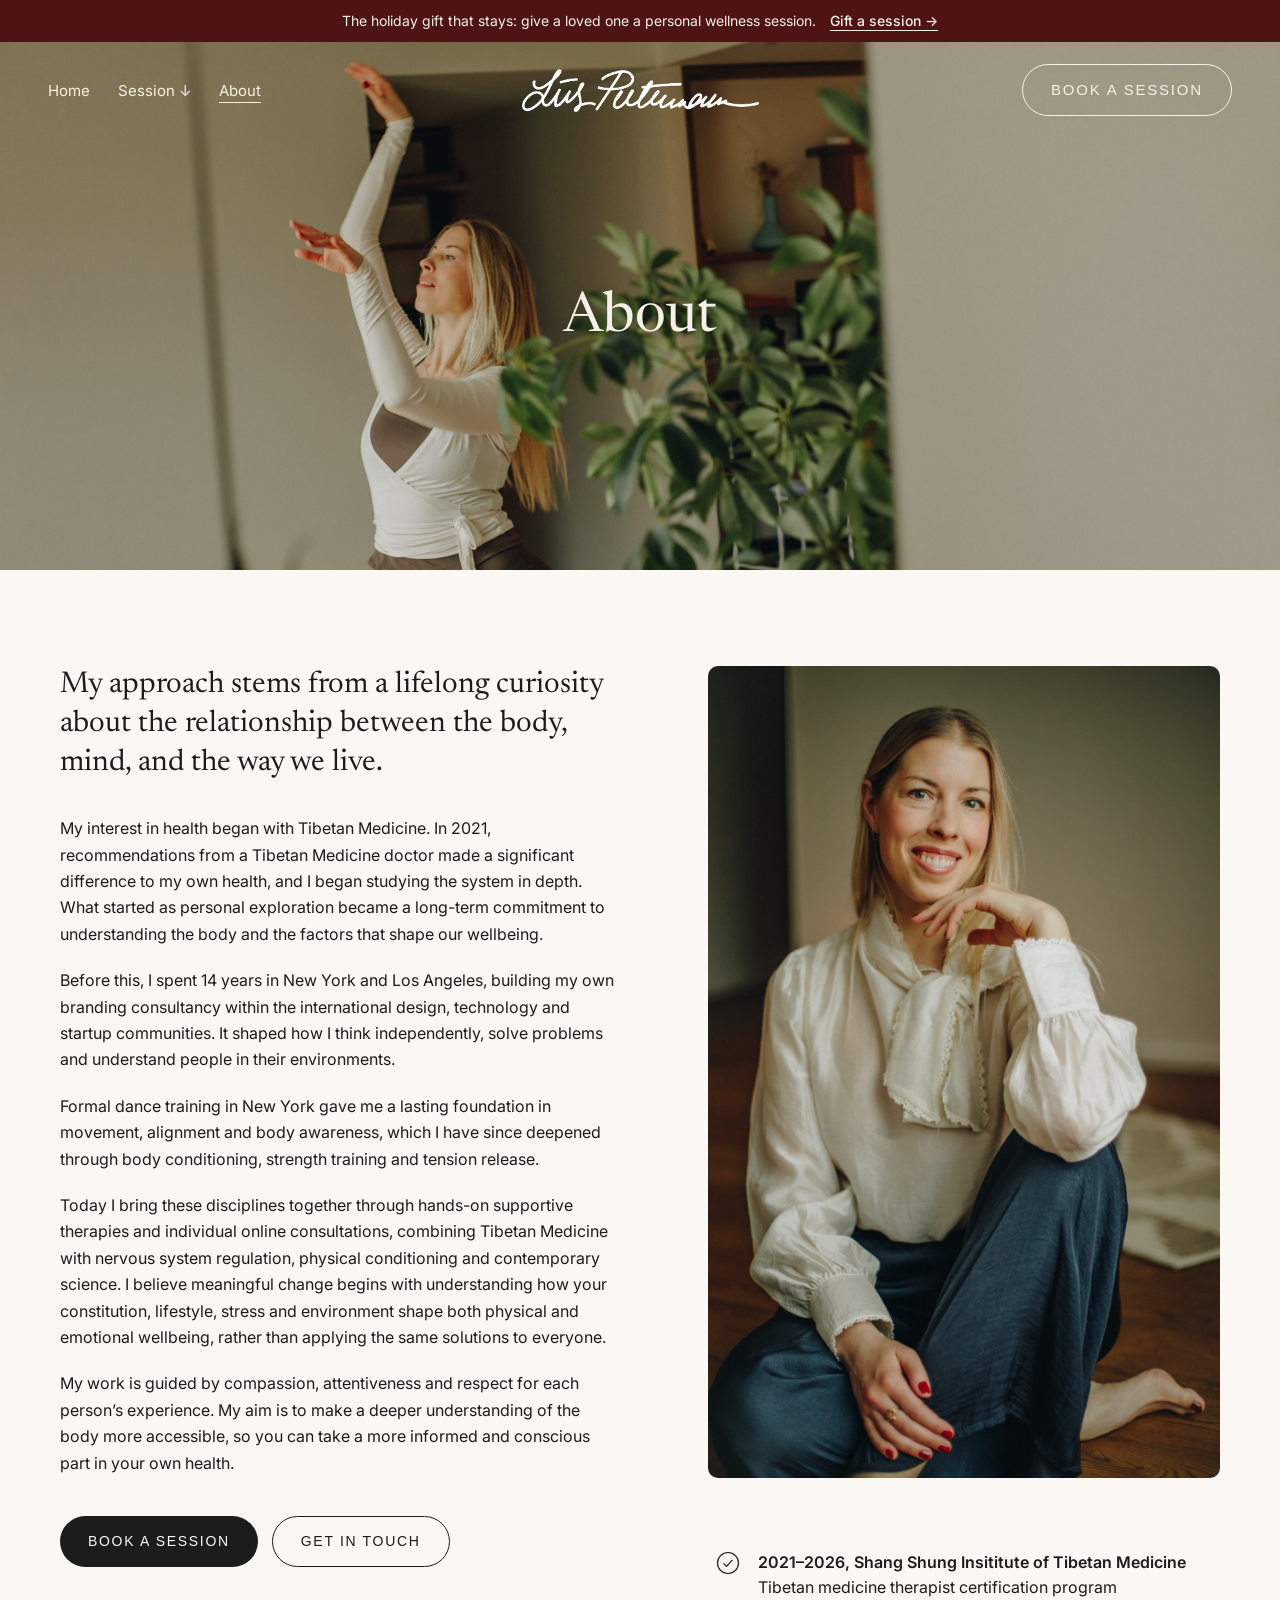
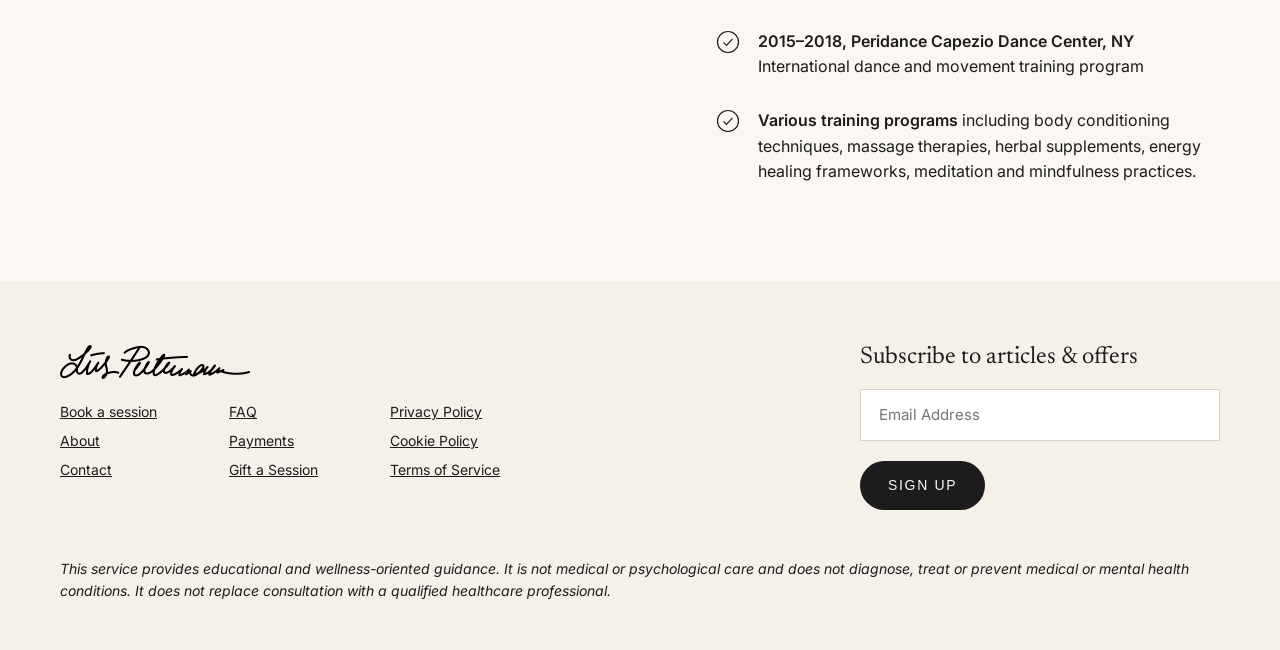
<file: about/index.html>
<!doctype html>
<html lang="en">
<head>
<meta charset="utf-8">
<meta name="viewport" content="width=device-width, initial-scale=1">
<title>About | Discover My Approach — Liis Peetermann</title>
<meta name="description" content="My approach combines Tibetan Medicine, nervous system regulation and contemporary health knowledge.">
<link rel="canonical" href="https://www.liispeetermann.com/about/">
<meta property="og:title" content="About | Discover My Approach — Liis Peetermann">
<meta property="og:description" content="My approach combines Tibetan Medicine, nervous system regulation and contemporary health knowledge.">
<meta property="og:image" content="https://www.liispeetermann.com/assets/images/home-hero.jpg">
<link rel="icon" href="../assets/images/favicon.png">
<link rel="preconnect" href="https://fonts.googleapis.com">
<link rel="preconnect" href="https://fonts.gstatic.com" crossorigin>
<link href="https://fonts.googleapis.com/css2?family=Inter:wght@400;500;600&family=Castoro:ital@0;1&family=Newsreader:ital,opsz,wght@0,6..72,400;1,6..72,400&display=swap" rel="stylesheet">
<link rel="stylesheet" href="../assets/css/style.css?v=4">
<script src="../assets/js/main.js?v=5" defer></script>
<script src="../assets/js/animations.js" defer></script>
</head>
<body>
<div class="lp">
<!-- GIFT BAR -->
<div class="gift-bar" style="background: #4e1414; color: #f5f0e8; display: flex; flex-wrap: wrap; align-items: center; justify-content: center; gap: 6px 14px; padding: 11px 20px; text-align: center; font-size: 14px; line-height: 1.45">
<span>The holiday gift that stays: give a loved one a personal wellness session.</span>
<a href="../giftsession/" style="font-weight: 500; text-decoration: underline; text-underline-offset: 4px">Gift a session →</a>
</div>
<!-- HERO -->
<header id="top" class="sub-hero" style="position: relative; min-height: 528px; display: flex; flex-direction: column; background: #2a2018">
<img src="../assets/images/about-hero.jpg" alt="Liis Peetermann" style="position: absolute; inset: 0; width: 100%; height: 100%; object-fit: cover; object-position: 50% 30%">
<nav class="nav" style="position: relative; display: flex; flex-wrap: wrap; align-items: center; justify-content: space-between; gap: 16px; padding: 22px 48px">
<div class="hide-sm" style="display: flex; gap: 28px; align-items: center; flex: 1 1 0">
<a href="../">Home</a>
<a href="../#session">Session ↓</a>
<a href="../about/" style="text-decoration: underline; text-underline-offset: 6px">About</a>
</div>
<a class="logo" href="../" aria-label="Liis Peetermann — home" style="display: block; flex: 0 0 auto; line-height: 0"><img src="../assets/images/logo-white.webp" alt="Liis Peetermann" style="display: block; width: 237px; height: auto"></a>
<div class="nav-book" style="display: flex; justify-content: flex-end; flex: 1 1 0">
<a class="btn btn-light" href="https://calendly.com/lpeetermann/session" target="_blank" rel="noopener">Book a session</a>
</div>
<button type="button" class="menu-toggle" aria-label="Open menu" aria-expanded="false" aria-controls="mobile-menu"><span></span><span></span></button>
</nav>
<div class="mobile-menu" id="mobile-menu">
<a href="../">Home</a>
<a href="../#session">Session</a>
<a href="../about/">About</a>
<a href="../giftsession/">Gift a session</a>
<a href="../faq/">FAQ</a>
<a href="../contact/">Contact</a>
<a class="btn" href="https://calendly.com/lpeetermann/session" target="_blank" rel="noopener">Book a session</a>
</div>
<div style="position: relative; flex: 1 1 auto; display: flex; align-items: center; justify-content: center; text-align: center; padding: 24px 24px 96px">
<h1 class="serif page-h1" style="margin: 0; font-size: 56px; line-height: 1.1; color: #f5f0e8; text-shadow: 0 1px 18px rgba(0,0,0,0.25)">About</h1>
</div>
</header>

<!-- ABOUT -->
<section class="sec" style="flex: 1 0 auto; background: #fbf7f2; padding: 96px 24px">
<div class="split" style="max-width: 1160px; margin: 0 auto; display: grid; grid-template-columns: minmax(0, 560px) minmax(0, 1fr); gap: 88px; align-items: start">
<div style="display: flex; flex-direction: column; gap: 20px">
<h2 class="serif" style="margin: 0 0 12px; font-size: 30px; line-height: 1.3">My approach stems from a lifelong curiosity about the relationship between the body, mind, and the way we live.</h2>
<p style="margin: 0; font-size: 16px; line-height: 1.65">My interest in health began with Tibetan Medicine. In 2021, recommendations from a Tibetan Medicine doctor made a significant difference to my own health, and I began studying the system in depth. What started as personal exploration became a long-term commitment to understanding the body and the factors that shape our wellbeing.</p>
<p style="margin: 0; font-size: 16px; line-height: 1.65">Before this, I spent 14 years in New York and Los Angeles, building my own branding consultancy within the international design, technology and startup communities. It shaped how I think independently, solve problems and understand people in their environments.</p>
<p style="margin: 0; font-size: 16px; line-height: 1.65">Formal dance training in New York gave me a lasting foundation in movement, alignment and body awareness, which I have since deepened through body conditioning, strength training and tension release.</p>
<p style="margin: 0; font-size: 16px; line-height: 1.65">Today I bring these disciplines together through hands-on supportive therapies and individual online consultations, combining Tibetan Medicine with nervous system regulation, physical conditioning and contemporary science. I believe meaningful change begins with understanding how your constitution, lifestyle, stress and environment shape both physical and emotional wellbeing, rather than applying the same solutions to everyone.</p>
<p style="margin: 0; font-size: 16px; line-height: 1.65">My work is guided by compassion, attentiveness and respect for each person’s experience. My aim is to make a deeper understanding of the body more accessible, so you can take a more informed and conscious part in your own health.</p>
<div style="display: flex; flex-wrap: wrap; gap: 14px; padding-top: 20px">
<a class="btn" href="https://calendly.com/lpeetermann/session" target="_blank" rel="noopener">Book a session</a>
<a class="btn btn-outline" href="../contact/">Get in touch</a>
</div>
</div>
<div style="display: flex; flex-direction: column; gap: 72px">
<img class="portrait-about" src="../assets/images/about-portrait.jpg" alt="Liis Peetermann in a white blouse and navy pants sitting on a wooden floor indoors" style="display: block; width: 100%; aspect-ratio: 484 / 767; object-fit: cover; object-position: 50% 30%; border-radius: 10px">
<ul style="list-style: none; margin: 0; padding: 0 0 0 8px; display: flex; flex-direction: column; gap: 28px">
<li style="display: flex; gap: 18px; align-items: flex-start; font-size: 16px; line-height: 1.6"><svg aria-hidden="true" width="24" height="24" viewBox="0 0 24 24" fill="none" stroke="#1c1c1c" stroke-width="1.2" style="flex: 0 0 auto; margin-top: 1px"><circle cx="12" cy="12" r="10.5"></circle><path d="M7.5 12.3l3 3 6-6.4"></path></svg><span><strong style="font-weight: 600">2021–2026, Shang Shung Insititute of Tibetan Medicine</strong><br>Tibetan medicine therapist certification program</span></li>
<li style="display: flex; gap: 18px; align-items: flex-start; font-size: 16px; line-height: 1.6"><svg aria-hidden="true" width="24" height="24" viewBox="0 0 24 24" fill="none" stroke="#1c1c1c" stroke-width="1.2" style="flex: 0 0 auto; margin-top: 1px"><circle cx="12" cy="12" r="10.5"></circle><path d="M7.5 12.3l3 3 6-6.4"></path></svg><span><strong style="font-weight: 600">2015–2018, Peridance Capezio Dance Center, NY</strong><br>International dance and movement training program</span></li>
<li style="display: flex; gap: 18px; align-items: flex-start; font-size: 16px; line-height: 1.6"><svg aria-hidden="true" width="24" height="24" viewBox="0 0 24 24" fill="none" stroke="#1c1c1c" stroke-width="1.2" style="flex: 0 0 auto; margin-top: 1px"><circle cx="12" cy="12" r="10.5"></circle><path d="M7.5 12.3l3 3 6-6.4"></path></svg><span><strong style="font-weight: 600">Various training programs</strong> including body conditioning techniques, massage therapies, herbal supplements, energy healing frameworks, meditation and mindfulness practices.</span></li>
</ul>
</div>
</div>
</section>

<!-- FOOTER -->
<footer style="flex: 1 0 auto; background: #f5f0e8; padding: 64px 24px 48px">
<div style="max-width: 1160px; margin: 0 auto; display: flex; flex-direction: column; gap: 48px">
<div class="split" style="display: grid; grid-template-columns: repeat(2, minmax(0, 1fr)); gap: 56px; align-items: start">
<div style="display: flex; flex-direction: column; gap: 24px">
<a href="../" style="display: block; line-height: 0"><img src="../assets/images/logo-black.webp" alt="Liis Peetermann" style="display: block; width: 190px; height: auto"></a>
<div class="foot" style="display: flex; flex-wrap: wrap; gap: 72px; row-gap: 20px">
<div style="display: flex; flex-direction: column; gap: 12px"><a href="https://calendly.com/lpeetermann/session" target="_blank" rel="noopener">Book a session</a><a href="../about/">About</a><a href="../contact/">Contact</a></div>
<div style="display: flex; flex-direction: column; gap: 12px"><a href="../faq/">FAQ</a><a href="../payments/">Payments</a><a href="../giftsession/">Gift a Session</a></div>
<div style="display: flex; flex-direction: column; gap: 12px"><a href="../privacy-policy/">Privacy Policy</a><a href="../cookie-policy/">Cookie Policy</a><a href="../terms-of-service/">Terms of Service</a></div>
</div>
</div>
<div id="mlb2-48970971" class="sub-form ml-form-embedContainer ml-subscribe-form ml-subscribe-form-48970971" style="max-width: 360px">
<!-- NEWSLETTER: MailerLite form (account 1984183, form 205003947951261183). Styling lives in style.css, the MailerLite script and thank-you message in main.js. -->
<div class="ml-form-align-left">
<div class="ml-form-embedWrapper embedForm">
<div class="ml-form-embedBody ml-form-embedBodyDefault row-form" style="display: flex; flex-direction: column; gap: 20px">
<h3 class="serif" style="margin: 0; font-size: 24px">Subscribe to articles &amp; offers</h3>
<form class="ml-block-form" action="https://assets.mailerlite.com/jsonp/1984183/forms/205003947951261183/subscribe" data-code="" method="post" target="_blank" style="display: flex; flex-direction: column; gap: 20px; margin: 0">
<div class="ml-form-formContent">
<div class="ml-form-fieldRow ml-last-item">
<div class="ml-field-group ml-field-email ml-validate-email ml-validate-required">
<label for="lp-email" class="sr-only" style="position: absolute; width: 1px; height: 1px; overflow: hidden; clip: rect(0 0 0 0)">Email Address</label>
<input id="lp-email" aria-label="email" aria-required="true" type="email" class="form-control" data-inputmask="" name="fields[email]" placeholder="Email Address" autocomplete="email" style="display: block; width: 100%; box-sizing: border-box; height: 52px; padding: 0 18px; border: 1px solid #d9d1c4; border-radius: 0; background: #ffffff; font-family: inherit; font-size: 15px; color: #1c1c1c">
</div>
</div>
</div>
<input type="hidden" name="ml-submit" value="1">
<div class="ml-form-embedSubmit">
<button type="submit" class="btn primary" style="border: 0; cursor: pointer">Sign up</button>
<button disabled="disabled" style="display: none" type="button" class="btn loading" style="border: 0; opacity: 0.6">Signing up…</button>
</div>
<input type="hidden" name="anticsrf" value="true">
</form>
</div>
<div class="ml-form-successBody row-success" style="display: none; flex-direction: column; gap: 20px">
<h3 class="serif" style="margin: 0; font-size: 24px">Thank you</h3>
<p style="margin: 0; font-size: 16px; line-height: 1.6">You’re now subscribed. New articles and offers will arrive in your inbox.</p>
</div>
</div>
</div>
</div>
</div>
<p style="margin: 0; font-size: 14px; line-height: 1.6; font-style: italic">This service provides educational and wellness-oriented guidance. It is not medical or psychological care and does not diagnose, treat or prevent medical or mental health conditions. It does not replace consultation with a qualified healthcare professional.</p>
</div>
</footer>
</div>
</body>
</html>
</file>
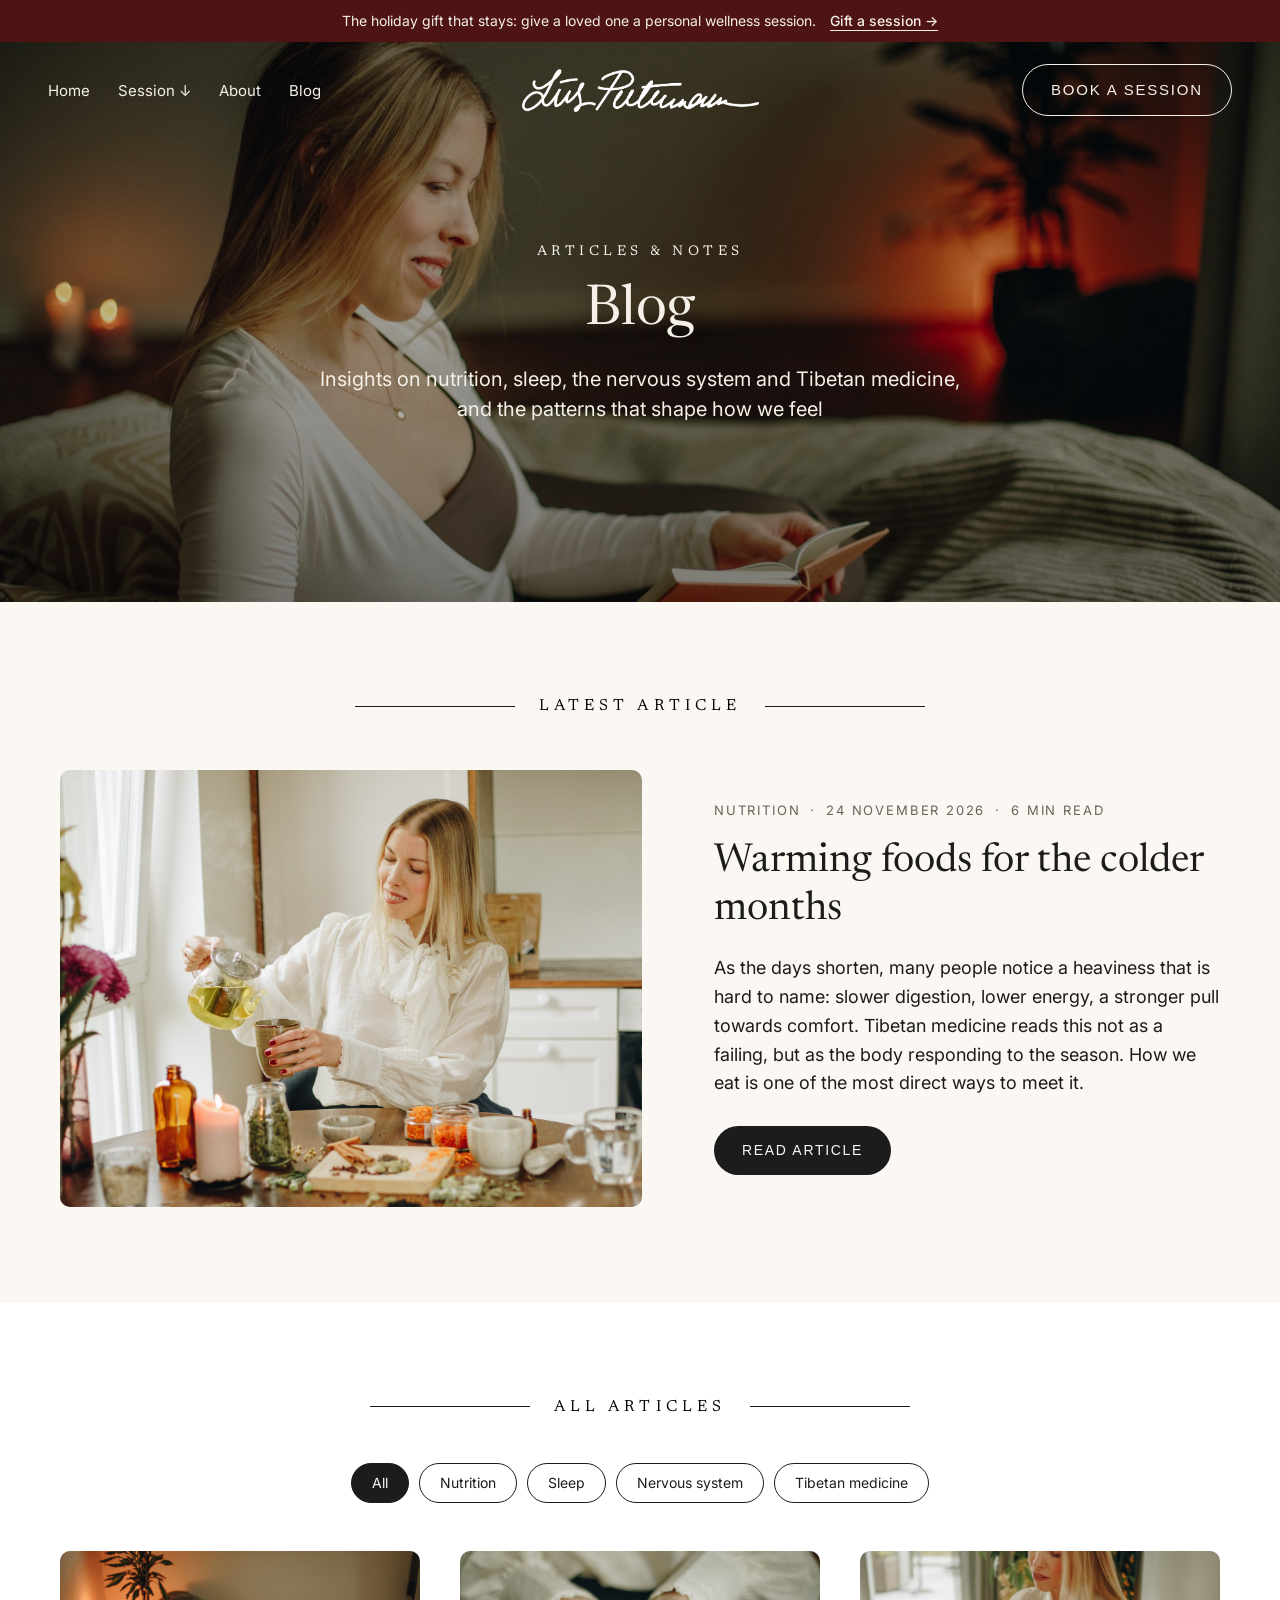
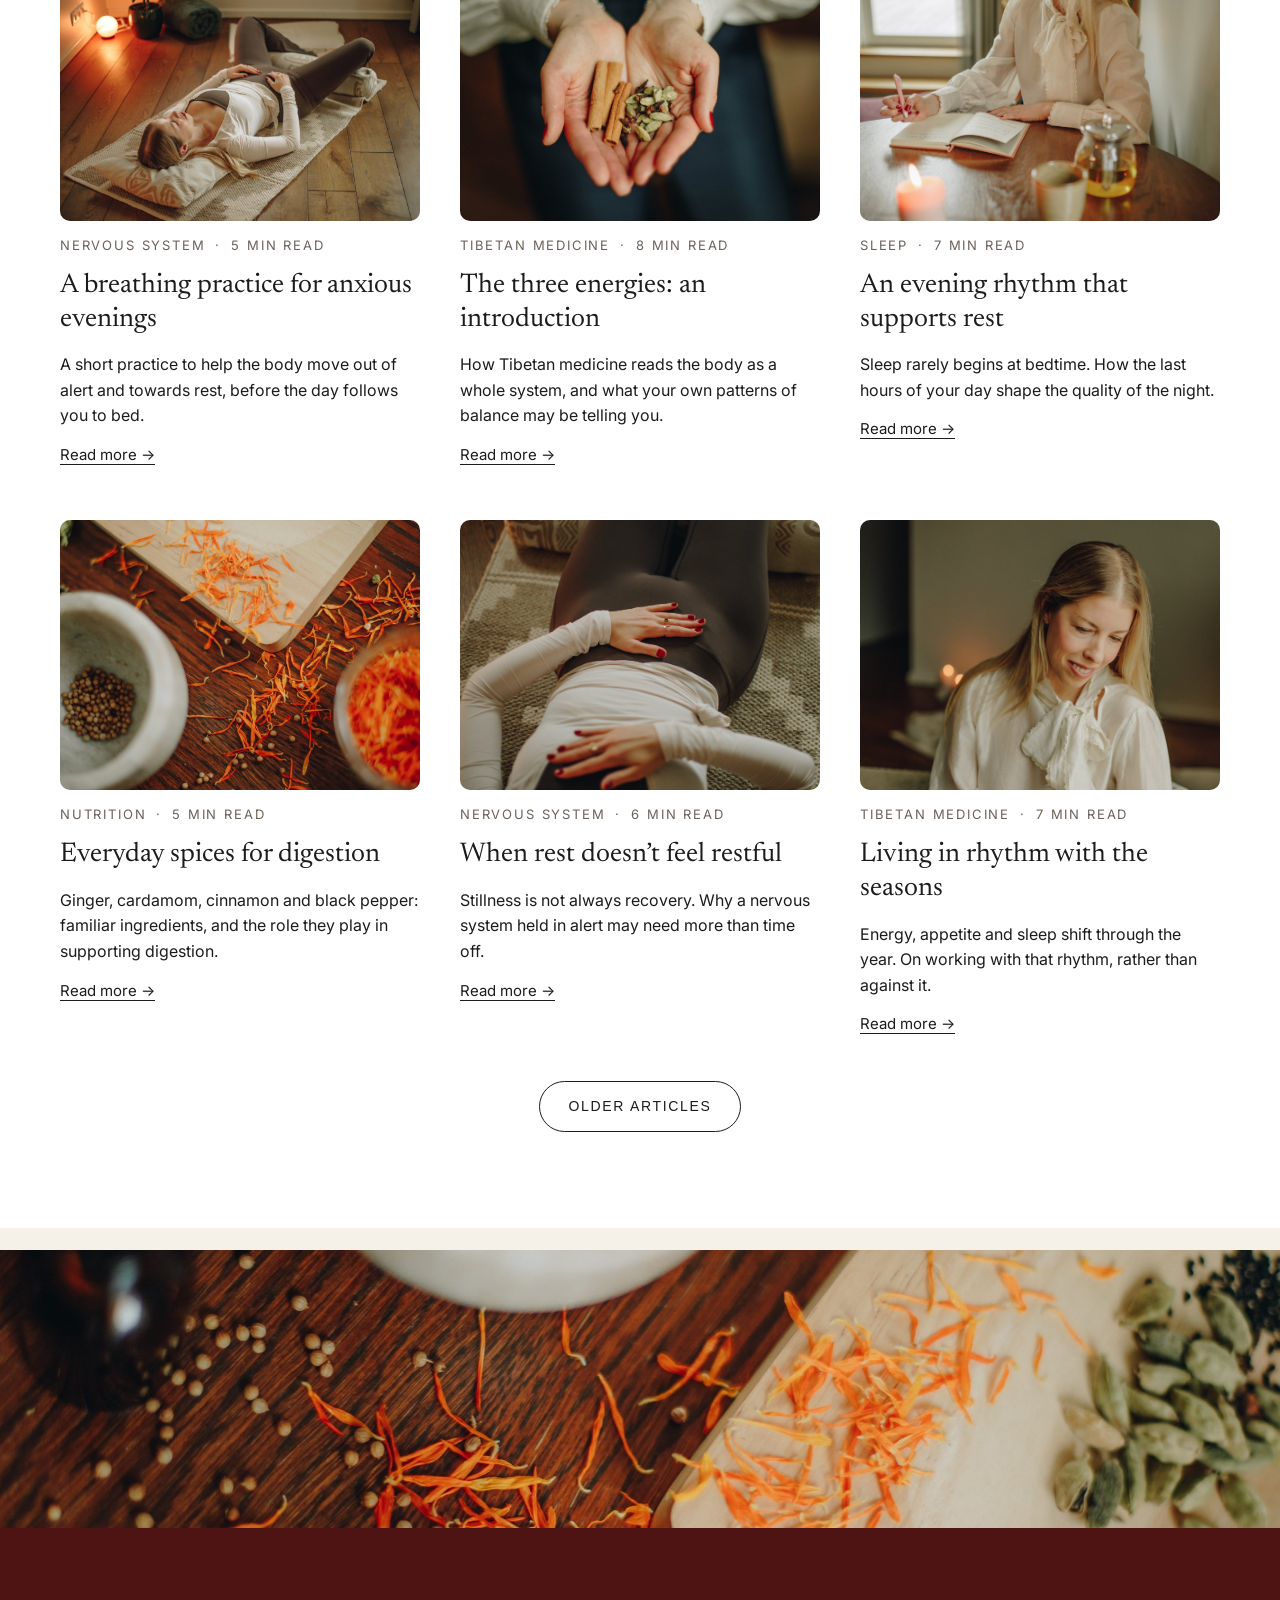
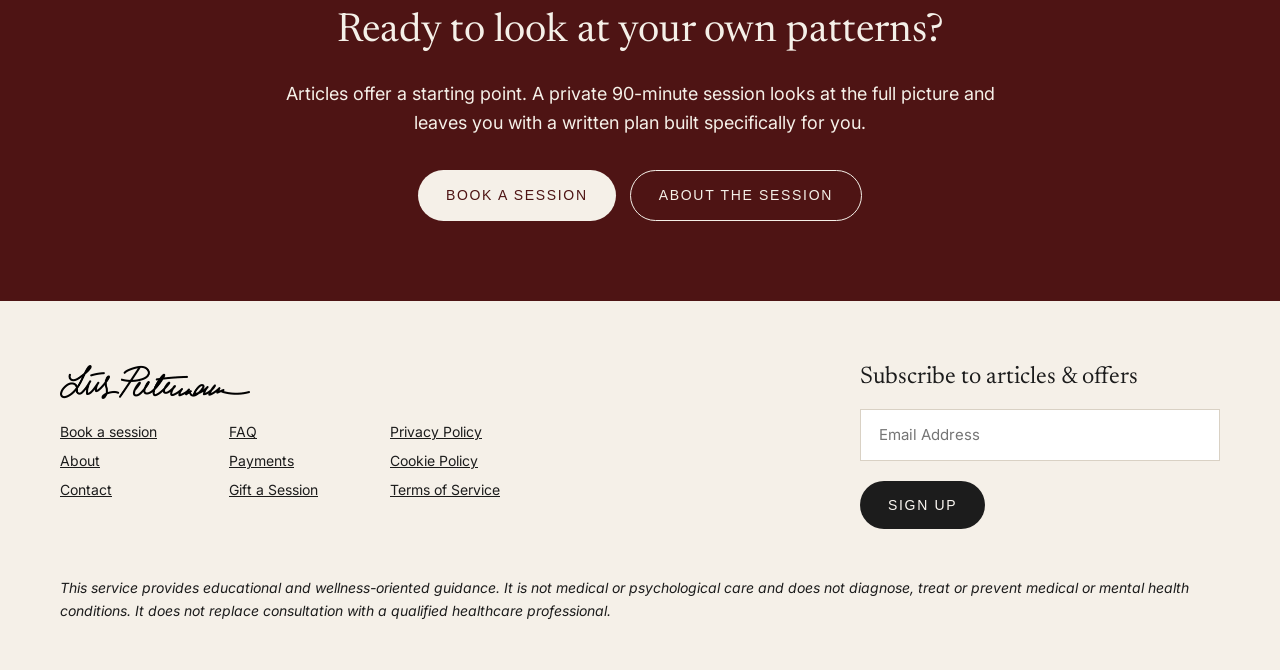
<file: blog/index.html>
<!doctype html>
<html lang="en">
<head>
<meta charset="utf-8">
<meta name="viewport" content="width=device-width, initial-scale=1">
<!-- BLOG LISTING. To add a post: copy the blog/sample-post/ folder, rename it (e.g. blog/my-new-post/), edit it, then add a card for it below. -->
<title>Blog | Liis Peetermann</title>
<meta name="description" content="Insights on nutrition, sleep, the nervous system and Tibetan medicine, and the patterns that shape how we feel.">
<link rel="canonical" href="https://www.liispeetermann.com/blog/">
<meta property="og:title" content="Blog | Liis Peetermann">
<meta property="og:description" content="Insights on nutrition, sleep, the nervous system and Tibetan medicine, and the patterns that shape how we feel.">
<meta property="og:image" content="https://www.liispeetermann.com/assets/images/band-reading.jpg">
<link rel="icon" href="../assets/images/favicon.png">
<link rel="preconnect" href="https://fonts.googleapis.com">
<link rel="preconnect" href="https://fonts.gstatic.com" crossorigin>
<link href="https://fonts.googleapis.com/css2?family=Inter:wght@400;500;600&family=Castoro:ital@0;1&family=Newsreader:ital,opsz,wght@0,6..72,400;1,6..72,400&display=swap" rel="stylesheet">
<link rel="stylesheet" href="../assets/css/style.css?v=4">
<script src="../assets/js/main.js?v=5" defer></script>
<script src="../assets/js/animations.js" defer></script>
<style>
/* Page-only styles for the blog (kept here so the shared stylesheet stays untouched) */
.lp .blog-hero .hero-shade{background:linear-gradient(180deg,rgba(0,0,0,0.34) 0%,rgba(0,0,0,0.22) 50%,rgba(0,0,0,0.42) 100%)}
.lp .post-hero .hero-shade{background:rgba(20,14,10,0.45)}
.lp .meta-line{margin:0;font-size:13px;letter-spacing:0.14em;text-transform:uppercase;color:#6b6259}
.lp .meta-line span+span::before{content:"·";margin:0 10px}
.lp .post-card{display:flex;flex-direction:column;gap:16px;color:#1c1c1c;text-decoration:none}
.lp .post-card .ph{display:block;overflow:hidden;border-radius:10px;aspect-ratio:4 / 3;background:#e9e1d5}
.lp .post-card .ph img{display:block;width:100%;height:100%;object-fit:cover;transition:transform .9s cubic-bezier(.2,.7,.2,1)}
.lp .post-card:hover .ph img{transform:scale(1.04)}
.lp .post-card h3{margin:0;font-size:27px;line-height:1.25}
.lp .post-card p.ex{margin:0;font-size:16px;line-height:1.6}
.lp .post-card .more{font-size:15px;text-decoration:underline;text-underline-offset:4px}
.lp .post-card:hover .more{color:#4e1414}
.lp .chips{display:flex;flex-wrap:wrap;justify-content:center;gap:10px}
.lp .chip{font-family:'Inter',Helvetica,Arial,sans-serif;font-size:14px;line-height:1;padding:12px 20px;border-radius:999px;border:1px solid #1c1c1c;background:transparent;color:#1c1c1c;cursor:pointer}
.lp .chip:hover{background:#f5f0e8}
.lp .chip[aria-pressed="true"]{background:#1c1c1c;color:#fbf7f2}
.lp .post-card[hidden]{display:none}
/* Single post */
.lp .article{max-width:720px;margin:0 auto;display:flex;flex-direction:column;gap:24px}
.lp .article > p{margin:0;font-size:18px;line-height:1.7}
.lp .article > p.lead{font-family:var(--serif);font-size:26px;line-height:1.45;letter-spacing:0}
.lp .article > h2{margin:24px 0 0;font-size:34px;line-height:1.25}
.lp .article > ul{margin:0;padding-left:22px;display:flex;flex-direction:column;gap:10px;font-size:18px;line-height:1.65}
.lp .article strong{font-weight:600}
.lp .article a{color:#1c1c1c;text-decoration:underline;text-underline-offset:4px}
.lp .article blockquote{margin:16px 0;padding:6px 0 6px 32px;border-left:2px solid #4e1414;font-family:var(--serif);font-style:italic;font-size:29px;line-height:1.4;letter-spacing:0;color:#4e1414}
.lp .article figure{margin:16px 0;display:flex;flex-direction:column;gap:12px}
.lp .article figure img{display:block;width:100%;aspect-ratio:3 / 2;object-fit:cover;border-radius:10px}
.lp .article figcaption{font-size:14px;line-height:1.5;color:#6b6259}
.lp .back-link{font-size:15px;color:#1c1c1c;text-decoration:none}
.lp .back-link:hover{text-decoration:underline;text-underline-offset:4px}
.lp .share{display:flex;flex-wrap:wrap;align-items:center;gap:10px 22px;padding-top:28px;margin-top:16px;border-top:1px solid #1c1c1c;font-size:15px}
.lp .share a{color:#1c1c1c;text-underline-offset:4px}
@media (max-width: 820px){
.lp .article > p.lead{font-size:22px}
.lp .article > h2{font-size:28px !important}
.lp .article blockquote{font-size:24px;padding-left:22px}
.lp .featured{gap:32px !important}
}
</style>
</head>
<body>
<div class="lp">
<!-- GIFT BAR -->
<div class="gift-bar" style="background: #4e1414; color: #f5f0e8; display: flex; flex-wrap: wrap; align-items: center; justify-content: center; gap: 6px 14px; padding: 11px 20px; text-align: center; font-size: 14px; line-height: 1.45">
<span>The holiday gift that stays: give a loved one a personal wellness session.</span>
<a href="../giftsession/" style="font-weight: 500; text-decoration: underline; text-underline-offset: 4px">Gift a session →</a>
</div>
<!-- HERO -->
<header id="top" class="sub-hero blog-hero" style="position: relative; min-height: 560px; display: flex; flex-direction: column; background: #2a2018">
<img src="../assets/images/band-reading.jpg" alt="Liis reading a book on a soft chair in a warmly lit room" style="position: absolute; inset: 0; width: 100%; height: 100%; object-fit: cover; object-position: 50% 15%">
<div class="hero-shade" aria-hidden="true" style="position: absolute; inset: 0"></div>
<nav class="nav" style="position: relative; display: flex; flex-wrap: wrap; align-items: center; justify-content: space-between; gap: 16px; padding: 22px 48px">
<div class="hide-sm" style="display: flex; gap: 28px; align-items: center; flex: 1 1 0">
<a href="../">Home</a>
<a href="../#session">Session ↓</a>
<a href="../about/">About</a>
<a href="../blog/">Blog</a>
</div>
<a class="logo" href="../" aria-label="Liis Peetermann — home" style="display: block; flex: 0 0 auto; line-height: 0"><img src="../assets/images/logo-white.webp" alt="Liis Peetermann" style="display: block; width: 237px; height: auto"></a>
<div class="nav-book" style="display: flex; justify-content: flex-end; flex: 1 1 0">
<a class="btn btn-light" href="https://calendly.com/lpeetermann/session" target="_blank" rel="noopener">Book a session</a>
</div>
<button type="button" class="menu-toggle" aria-label="Open menu" aria-expanded="false" aria-controls="mobile-menu"><span></span><span></span></button>
</nav>
<div class="mobile-menu" id="mobile-menu">
<a href="../">Home</a>
<a href="../#session">Session</a>
<a href="../about/">About</a>
<a href="../blog/">Blog</a>
<a href="../giftsession/">Gift a session</a>
<a href="../faq/">FAQ</a>
<a href="../contact/">Contact</a>
<a class="btn" href="https://calendly.com/lpeetermann/session" target="_blank" rel="noopener">Book a session</a>
</div>
<div style="position: relative; flex: 1 1 auto; display: flex; flex-direction: column; align-items: center; justify-content: center; text-align: center; padding: 24px 24px 96px; gap: 22px">
<p class="label" style="color: #f5f0e8; font-size: 14px">Articles &amp; notes</p>
<h1 class="serif page-h1" style="margin: 0; font-size: 56px; line-height: 1.1; color: #f5f0e8; text-shadow: 0 1px 18px rgba(0,0,0,0.25)">Blog</h1>
<p class="hero-sub" style="margin: 0; font-size: 20px; line-height: 1.5; color: #f5f0e8; max-width: 640px">Insights on nutrition, sleep, the nervous system and Tibetan medicine, and the patterns that shape how we feel</p>
</div>
</header>

<!-- FEATURED POST (your newest article) -->
<section class="sec" style="background: #fbf7f2; padding: 96px 24px">
<div style="max-width: 1160px; margin: 0 auto; display: flex; flex-direction: column; gap: 56px">
<div style="display: flex; align-items: center; justify-content: center; gap: 24px">
<div style="height: 1px; width: 160px; background: #1c1c1c"></div>
<h4 class="label">Latest article</h4>
<div style="height: 1px; width: 160px; background: #1c1c1c"></div>
</div>
<div class="split featured" style="display: grid; grid-template-columns: minmax(0, 1.15fr) minmax(0, 1fr); gap: 72px; align-items: center">
<a href="sample-post/" style="display: block; overflow: hidden; border-radius: 10px; line-height: 0"><img src="../assets/images/band-tea.jpg" alt="Liis pouring herbal tea at a table set with herbs and spices" style="display: block; width: 100%; aspect-ratio: 4 / 3; object-fit: cover; object-position: 50% 50%"></a>
<div style="display: flex; flex-direction: column; gap: 20px">
<p class="meta-line"><span>Nutrition</span><span>24 November 2026</span><span>6 min read</span></p>
<h2 class="serif big" style="margin: 0; font-size: 40px; line-height: 1.2"><a href="sample-post/" style="color: inherit; text-decoration: none">Warming foods for the colder months</a></h2>
<p style="margin: 0; font-size: 18px; line-height: 1.6">As the days shorten, many people notice a heaviness that is hard to name: slower digestion, lower energy, a stronger pull towards comfort. Tibetan medicine reads this not as a failing, but as the body responding to the season. How we eat is one of the most direct ways to meet it.</p>
<div style="padding-top: 8px"><a class="btn" href="sample-post/">Read article</a></div>
</div>
</div>
</div>
</section>

<!-- ALL POSTS -->
<section class="sec" style="background: #ffffff; padding: 96px 24px">
<div style="max-width: 1160px; margin: 0 auto; display: flex; flex-direction: column; gap: 48px">
<div style="display: flex; align-items: center; justify-content: center; gap: 24px">
<div style="height: 1px; width: 160px; background: #1c1c1c"></div>
<h4 class="label">All articles</h4>
<div style="height: 1px; width: 160px; background: #1c1c1c"></div>
</div>
<div class="chips" role="group" aria-label="Filter articles by topic">
<button type="button" class="chip" data-filter="all" aria-pressed="true">All</button>
<button type="button" class="chip" data-filter="nutrition" aria-pressed="false">Nutrition</button>
<button type="button" class="chip" data-filter="sleep" aria-pressed="false">Sleep</button>
<button type="button" class="chip" data-filter="nervous-system" aria-pressed="false">Nervous system</button>
<button type="button" class="chip" data-filter="tibetan-medicine" aria-pressed="false">Tibetan medicine</button>
</div>
<div class="cols3 post-grid" style="display: grid; grid-template-columns: repeat(3, minmax(0, 1fr)); gap: 56px 40px">
<a class="post-card" href="sample-post/" data-cat="nervous-system">
<span class="ph"><img src="../assets/images/course-breathing.jpg" alt="Liis lying on a mat with her hands resting on her belly, breathing slowly" loading="lazy" style="object-position: 50% 60%"></span>
<p class="meta-line"><span>Nervous system</span><span>5 min read</span></p>
<h3 class="serif">A breathing practice for anxious evenings</h3>
<p class="ex">A short practice to help the body move out of alert and towards rest, before the day follows you to bed.</p>
<span class="more">Read more →</span>
</a>
<a class="post-card" href="sample-post/" data-cat="tibetan-medicine">
<span class="ph"><img src="../assets/images/gift-hands.jpg" alt="Cupped hands holding cinnamon sticks, cardamom pods and cloves" loading="lazy" style="object-position: 50% 50%"></span>
<p class="meta-line"><span>Tibetan medicine</span><span>8 min read</span></p>
<h3 class="serif">The three energies: an introduction</h3>
<p class="ex">How Tibetan medicine reads the body as a whole system, and what your own patterns of balance may be telling you.</p>
<span class="more">Read more →</span>
</a>
<a class="post-card" href="sample-post/" data-cat="sleep">
<span class="ph"><img src="../assets/images/payments-hero.jpg" alt="Liis writing in a notebook by candlelight with a cup of tea" loading="lazy" style="object-position: 50% 45%"></span>
<p class="meta-line"><span>Sleep</span><span>7 min read</span></p>
<h3 class="serif">An evening rhythm that supports rest</h3>
<p class="ex">Sleep rarely begins at bedtime. How the last hours of your day shape the quality of the night.</p>
<span class="more">Read more →</span>
</a>
<a class="post-card" href="sample-post/" data-cat="nutrition">
<span class="ph"><img src="../assets/images/gift-herbs.jpg" alt="Saffron, cardamom and spices in small bowls" loading="lazy" style="object-position: 50% 50%"></span>
<p class="meta-line"><span>Nutrition</span><span>5 min read</span></p>
<h3 class="serif">Everyday spices for digestion</h3>
<p class="ex">Ginger, cardamom, cinnamon and black pepper: familiar ingredients, and the role they play in supporting digestion.</p>
<span class="more">Read more →</span>
</a>
<a class="post-card" href="sample-post/" data-cat="nervous-system">
<span class="ph"><img src="../assets/images/band-rug.jpg" alt="Liis resting on a woven mat with one hand on her chest" loading="lazy" style="object-position: 50% 50%"></span>
<p class="meta-line"><span>Nervous system</span><span>6 min read</span></p>
<h3 class="serif">When rest doesn’t feel restful</h3>
<p class="ex">Stillness is not always recovery. Why a nervous system held in alert may need more than time off.</p>
<span class="more">Read more →</span>
</a>
<a class="post-card" href="sample-post/" data-cat="tibetan-medicine">
<span class="ph"><img src="../assets/images/faq-hero.jpg" alt="Liis sitting on the floor reading a book by candlelight" loading="lazy" style="object-position: 50% 40%"></span>
<p class="meta-line"><span>Tibetan medicine</span><span>7 min read</span></p>
<h3 class="serif">Living in rhythm with the seasons</h3>
<p class="ex">Energy, appetite and sleep shift through the year. On working with that rhythm, rather than against it.</p>
<span class="more">Read more →</span>
</a>
</div>
<p class="no-posts" hidden style="margin: 0; text-align: center; font-size: 16px">No articles in this topic yet.</p>
<div style="display: flex; justify-content: center"><a class="btn btn-outline" href="#">Older articles</a></div>
</div>
</section>

<!-- PHOTO BAND -->
<img class="band" src="../assets/images/gift-herbs-band.jpg" alt="Saffron threads, coriander seeds, cardamom pods and spices on a wooden table" style="display: block; width: 100%; height: 300px; object-fit: cover; object-position: 50% 45%">

<!-- BOOK CTA -->
<section class="sec" style="background: #4e1414; color: #f5f0e8; padding: 80px 24px">
<div style="max-width: 760px; margin: 0 auto; display: flex; flex-direction: column; align-items: center; gap: 24px; text-align: center">
<h2 class="serif big" style="margin: 0; font-size: 40px; line-height: 1.2; color: #f5f0e8">Ready to look at your own patterns?</h2>
<p style="margin: 0; font-size: 18px; line-height: 1.6">Articles offer a starting point. A private 90-minute session looks at the full picture and leaves you with a written plan built specifically for you.</p>
<div style="display: flex; flex-wrap: wrap; gap: 14px; justify-content: center; padding-top: 8px">
<a class="btn btn-gift" href="https://calendly.com/lpeetermann/session" target="_blank" rel="noopener">Book a session</a>
<a class="btn btn-light" href="../#session">About the session</a>
</div>
</div>
</section>

<!-- FOOTER -->
<footer style="flex: 1 0 auto; background: #f5f0e8; padding: 64px 24px 48px">
<div style="max-width: 1160px; margin: 0 auto; display: flex; flex-direction: column; gap: 48px">
<div class="split" style="display: grid; grid-template-columns: repeat(2, minmax(0, 1fr)); gap: 56px; align-items: start">
<div style="display: flex; flex-direction: column; gap: 24px">
<a href="../" style="display: block; line-height: 0"><img src="../assets/images/logo-black.webp" alt="Liis Peetermann" style="display: block; width: 190px; height: auto"></a>
<div class="foot" style="display: flex; flex-wrap: wrap; gap: 72px; row-gap: 20px">
<div style="display: flex; flex-direction: column; gap: 12px"><a href="https://calendly.com/lpeetermann/session" target="_blank" rel="noopener">Book a session</a><a href="../about/">About</a><a href="../contact/">Contact</a></div>
<div style="display: flex; flex-direction: column; gap: 12px"><a href="../faq/">FAQ</a><a href="../payments/">Payments</a><a href="../giftsession/">Gift a Session</a></div>
<div style="display: flex; flex-direction: column; gap: 12px"><a href="../privacy-policy/">Privacy Policy</a><a href="../cookie-policy/">Cookie Policy</a><a href="../terms-of-service/">Terms of Service</a></div>
</div>
</div>
<div id="mlb2-48970971" class="sub-form ml-form-embedContainer ml-subscribe-form ml-subscribe-form-48970971" style="max-width: 360px">
<!-- NEWSLETTER: MailerLite form (account 1984183, form 205003947951261183). Styling lives in style.css, the MailerLite script and thank-you message in main.js. -->
<div class="ml-form-align-left">
<div class="ml-form-embedWrapper embedForm">
<div class="ml-form-embedBody ml-form-embedBodyDefault row-form" style="display: flex; flex-direction: column; gap: 20px">
<h3 class="serif" style="margin: 0; font-size: 24px">Subscribe to articles &amp; offers</h3>
<form class="ml-block-form" action="https://assets.mailerlite.com/jsonp/1984183/forms/205003947951261183/subscribe" data-code="" method="post" target="_blank" style="display: flex; flex-direction: column; gap: 20px; margin: 0">
<div class="ml-form-formContent">
<div class="ml-form-fieldRow ml-last-item">
<div class="ml-field-group ml-field-email ml-validate-email ml-validate-required">
<label for="lp-email" class="sr-only" style="position: absolute; width: 1px; height: 1px; overflow: hidden; clip: rect(0 0 0 0)">Email Address</label>
<input id="lp-email" aria-label="email" aria-required="true" type="email" class="form-control" data-inputmask="" name="fields[email]" placeholder="Email Address" autocomplete="email" style="display: block; width: 100%; box-sizing: border-box; height: 52px; padding: 0 18px; border: 1px solid #d9d1c4; border-radius: 0; background: #ffffff; font-family: inherit; font-size: 15px; color: #1c1c1c">
</div>
</div>
</div>
<input type="hidden" name="ml-submit" value="1">
<div class="ml-form-embedSubmit">
<button type="submit" class="btn primary" style="border: 0; cursor: pointer">Sign up</button>
<button disabled="disabled" style="display: none" type="button" class="btn loading" style="border: 0; opacity: 0.6">Signing up…</button>
</div>
<input type="hidden" name="anticsrf" value="true">
</form>
</div>
<div class="ml-form-successBody row-success" style="display: none; flex-direction: column; gap: 20px">
<h3 class="serif" style="margin: 0; font-size: 24px">Thank you</h3>
<p style="margin: 0; font-size: 16px; line-height: 1.6">You’re now subscribed. New articles and offers will arrive in your inbox.</p>
</div>
</div>
</div>
</div>
</div>
<p style="margin: 0; font-size: 14px; line-height: 1.6; font-style: italic">This service provides educational and wellness-oriented guidance. It is not medical or psychological care and does not diagnose, treat or prevent medical or mental health conditions. It does not replace consultation with a qualified healthcare professional.</p>
</div>
</footer>
</div>
<script>
// Topic filter for the article grid
(function () {
  var chips = document.querySelectorAll('.chip');
  var cards = document.querySelectorAll('.post-grid .post-card');
  var empty = document.querySelector('.no-posts');
  chips.forEach(function (chip) {
    chip.addEventListener('click', function () {
      var f = chip.getAttribute('data-filter'), shown = 0;
      chips.forEach(function (c) { c.setAttribute('aria-pressed', c === chip ? 'true' : 'false'); });
      cards.forEach(function (card) {
        var match = f === 'all' || card.getAttribute('data-cat') === f;
        card.hidden = !match;
        if (match) { shown++; card.classList.add('in'); }
      });
      empty.hidden = shown > 0;
    });
  });
})();
</script>
</body>
</html>
</file>
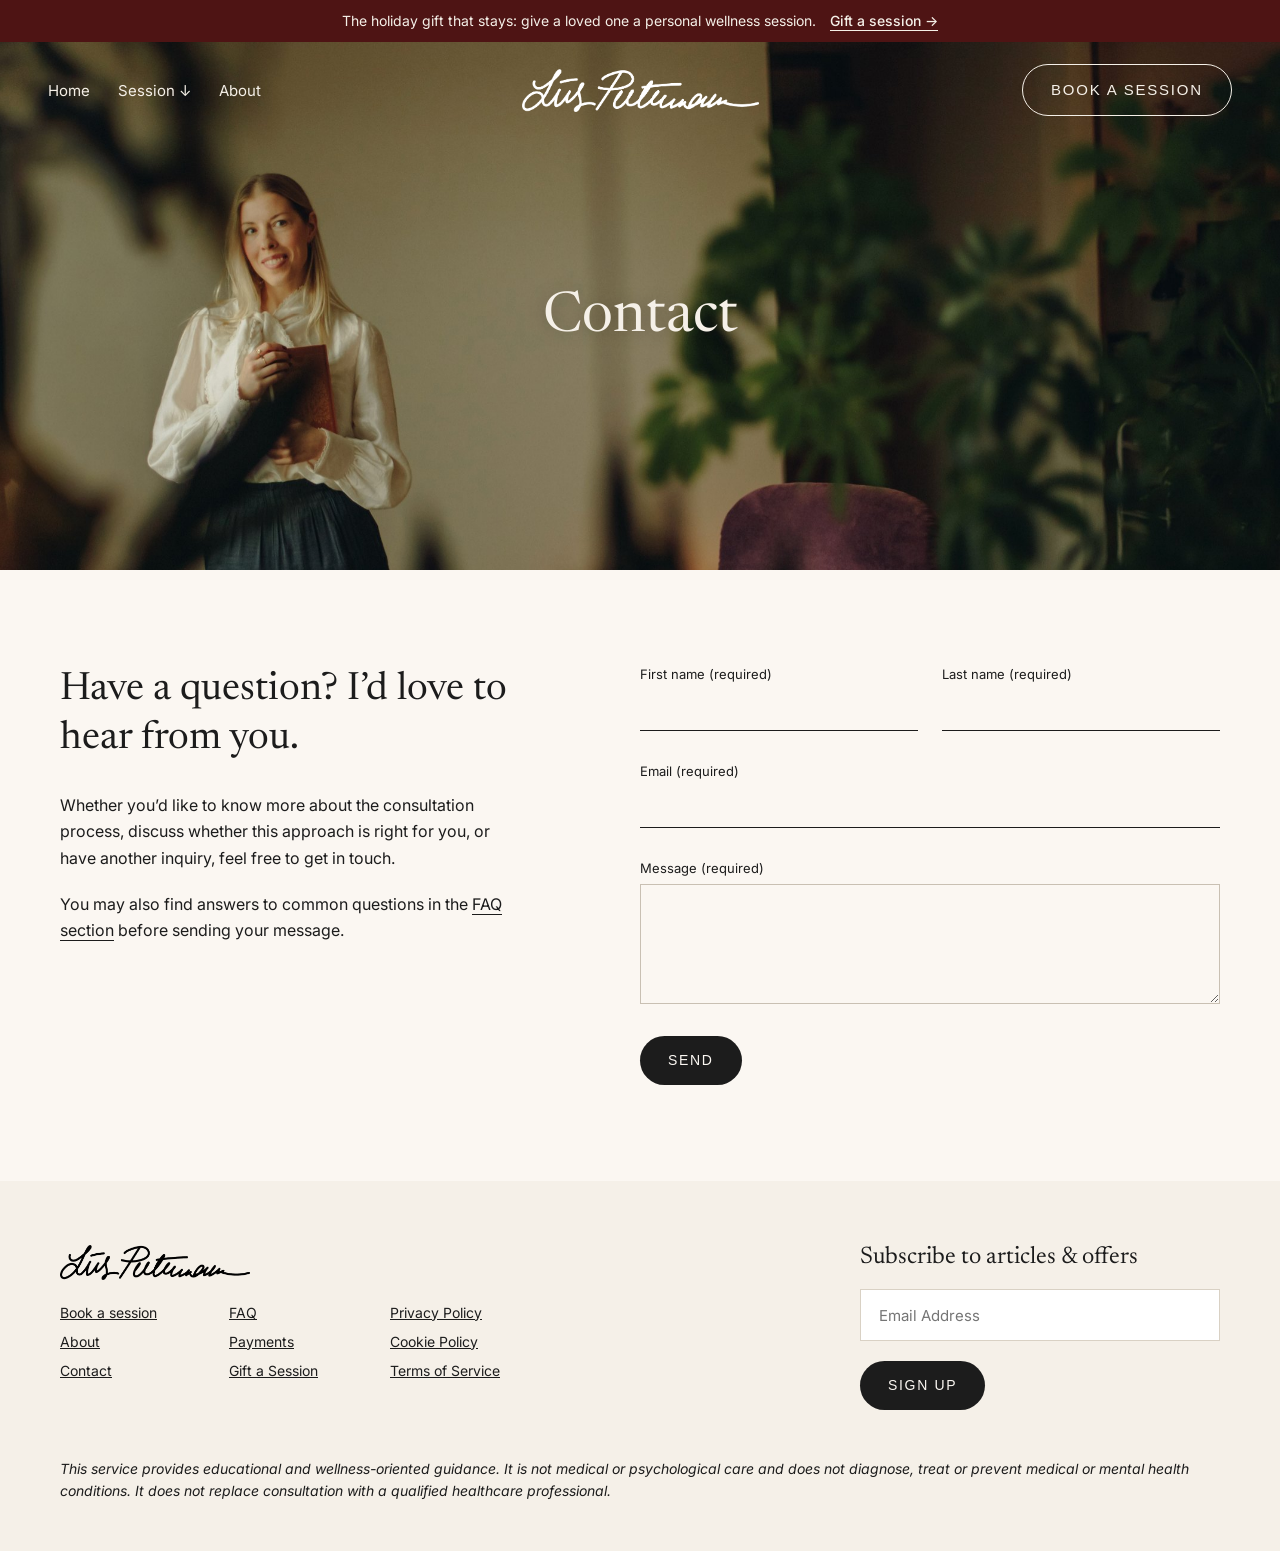
<file: contact/index.html>
<!doctype html>
<html lang="en">
<head>
<meta charset="utf-8">
<meta name="viewport" content="width=device-width, initial-scale=1">
<title>Contact | Get In Touch — Liis Peetermann</title>
<meta name="description" content="Have a question? Get in touch about sessions and consultations.">
<link rel="canonical" href="https://www.liispeetermann.com/contact/">
<meta property="og:title" content="Contact | Get In Touch — Liis Peetermann">
<meta property="og:description" content="Have a question? Get in touch about sessions and consultations.">
<meta property="og:image" content="https://www.liispeetermann.com/assets/images/home-hero.jpg">
<link rel="icon" href="../assets/images/favicon.png">
<link rel="preconnect" href="https://fonts.googleapis.com">
<link rel="preconnect" href="https://fonts.gstatic.com" crossorigin>
<link href="https://fonts.googleapis.com/css2?family=Inter:wght@400;500;600&family=Castoro:ital@0;1&family=Newsreader:ital,opsz,wght@0,6..72,400;1,6..72,400&display=swap" rel="stylesheet">
<link rel="stylesheet" href="../assets/css/style.css?v=4">
<script src="../assets/js/main.js?v=5" defer></script>
<script src="../assets/js/animations.js" defer></script>
</head>
<body>
<div class="lp">
<!-- GIFT BAR -->
<div class="gift-bar" style="background: #4e1414; color: #f5f0e8; display: flex; flex-wrap: wrap; align-items: center; justify-content: center; gap: 6px 14px; padding: 11px 20px; text-align: center; font-size: 14px; line-height: 1.45">
<span>The holiday gift that stays: give a loved one a personal wellness session.</span>
<a href="../giftsession/" style="font-weight: 500; text-decoration: underline; text-underline-offset: 4px">Gift a session →</a>
</div>
<!-- HERO -->
<header id="top" class="sub-hero" style="position: relative; min-height: 528px; display: flex; flex-direction: column; background: #2a2018">
<img src="../assets/images/contact-hero.jpg" alt="Liis Peetermann" style="position: absolute; inset: 0; width: 100%; height: 100%; object-fit: cover; object-position: 50% 35%">
<nav class="nav" style="position: relative; display: flex; flex-wrap: wrap; align-items: center; justify-content: space-between; gap: 16px; padding: 22px 48px">
<div class="hide-sm" style="display: flex; gap: 28px; align-items: center; flex: 1 1 0">
<a href="../">Home</a>
<a href="../#session">Session ↓</a>
<a href="../about/">About</a>
</div>
<a class="logo" href="../" aria-label="Liis Peetermann — home" style="display: block; flex: 0 0 auto; line-height: 0"><img src="../assets/images/logo-white.webp" alt="Liis Peetermann" style="display: block; width: 237px; height: auto"></a>
<div class="nav-book" style="display: flex; justify-content: flex-end; flex: 1 1 0">
<a class="btn btn-light" href="https://calendly.com/lpeetermann/session" target="_blank" rel="noopener">Book a session</a>
</div>
<button type="button" class="menu-toggle" aria-label="Open menu" aria-expanded="false" aria-controls="mobile-menu"><span></span><span></span></button>
</nav>
<div class="mobile-menu" id="mobile-menu">
<a href="../">Home</a>
<a href="../#session">Session</a>
<a href="../about/">About</a>
<a href="../giftsession/">Gift a session</a>
<a href="../faq/">FAQ</a>
<a href="../contact/">Contact</a>
<a class="btn" href="https://calendly.com/lpeetermann/session" target="_blank" rel="noopener">Book a session</a>
</div>
<div style="position: relative; flex: 1 1 auto; display: flex; align-items: center; justify-content: center; text-align: center; padding: 24px 24px 96px">
<h1 class="serif page-h1" style="margin: 0; font-size: 56px; line-height: 1.1; color: #f5f0e8; text-shadow: 0 1px 18px rgba(0,0,0,0.25)">Contact</h1>
</div>
</header>

<!-- CONTACT -->
<section class="sec" style="flex: 1 0 auto; background: #fbf7f2; padding: 96px 24px">
<div class="split" style="max-width: 1160px; margin: 0 auto; display: grid; grid-template-columns: minmax(0, 460px) minmax(0, 1fr); gap: 120px; align-items: start">
<div style="display: flex; flex-direction: column; gap: 20px">
<h2 class="serif" style="margin: 0 0 8px; font-size: 39px; line-height: 1.25">Have a question? I’d love to hear from you.</h2>
<p style="margin: 0; font-size: 16px; line-height: 1.65">Whether you’d like to know more about the consultation process, discuss whether this approach is right for you, or have another inquiry, feel free to get in touch.</p>
<p style="margin: 0; font-size: 16px; line-height: 1.65">You may also find answers to common questions in the <a class="inline-link" href="../faq/">FAQ section</a> before sending your message.</p>
</div>
<!-- CONTACT FORM: sends to the Google Form "Liis Peetermann Website Contact Form" (answers go to its linked Google Sheet). Field names are the Google Form entry IDs. -->
<form id="contact-form" data-endpoint="https://docs.google.com/forms/d/e/1FAIpQLSdFfCPSB5plwIQQz_ZizjrT90TeJqUqqd4FGo14JriR229wHw/formResponse" style="display: flex; flex-direction: column; gap: 32px">
<div aria-hidden="true" style="position: absolute; left: -9999px; width: 1px; height: 1px; overflow: hidden"><label for="cf-website">Leave this empty</label><input id="cf-website" name="website" type="text" tabindex="-1" autocomplete="off"></div>
<div class="names" style="display: grid; grid-template-columns: repeat(2, minmax(0, 1fr)); gap: 24px">
<div class="field"><label for="cf-first">First name (required)</label><input id="cf-first" name="entry.656958035" type="text" autocomplete="given-name" required></div>
<div class="field"><label for="cf-last">Last name (required)</label><input id="cf-last" name="entry.1458579367" type="text" autocomplete="family-name" required></div>
</div>
<div class="field"><label for="cf-email">Email (required)</label><input id="cf-email" name="entry.1411955902" type="email" autocomplete="email" required></div>
<div class="field"><label for="cf-message">Message (required)</label><textarea id="cf-message" name="entry.1131847809" required></textarea></div>
<div><button type="submit" class="btn" style="border: 0; cursor: pointer">Send</button></div>
<p class="form-status" role="status" aria-live="polite" style="display: none; margin: 0; font-size: 16px; line-height: 1.6"></p>
</form>
<div class="form-thanks" role="status" style="display: none; flex-direction: column; gap: 16px">
<h3 class="serif" style="margin: 0; font-size: 30px; line-height: 1.25">Thank you for your message</h3>
<p style="margin: 0; font-size: 16px; line-height: 1.65">I read every message personally and will reply to you by email, usually within two business days.</p>
</div>
</div>
</section>

<!-- FOOTER -->
<footer style="flex: 1 0 auto; background: #f5f0e8; padding: 64px 24px 48px">
<div style="max-width: 1160px; margin: 0 auto; display: flex; flex-direction: column; gap: 48px">
<div class="split" style="display: grid; grid-template-columns: repeat(2, minmax(0, 1fr)); gap: 56px; align-items: start">
<div style="display: flex; flex-direction: column; gap: 24px">
<a href="../" style="display: block; line-height: 0"><img src="../assets/images/logo-black.webp" alt="Liis Peetermann" style="display: block; width: 190px; height: auto"></a>
<div class="foot" style="display: flex; flex-wrap: wrap; gap: 72px; row-gap: 20px">
<div style="display: flex; flex-direction: column; gap: 12px"><a href="https://calendly.com/lpeetermann/session" target="_blank" rel="noopener">Book a session</a><a href="../about/">About</a><a href="../contact/">Contact</a></div>
<div style="display: flex; flex-direction: column; gap: 12px"><a href="../faq/">FAQ</a><a href="../payments/">Payments</a><a href="../giftsession/">Gift a Session</a></div>
<div style="display: flex; flex-direction: column; gap: 12px"><a href="../privacy-policy/">Privacy Policy</a><a href="../cookie-policy/">Cookie Policy</a><a href="../terms-of-service/">Terms of Service</a></div>
</div>
</div>
<div id="mlb2-48970971" class="sub-form ml-form-embedContainer ml-subscribe-form ml-subscribe-form-48970971" style="max-width: 360px">
<!-- NEWSLETTER: MailerLite form (account 1984183, form 205003947951261183). Styling lives in style.css, the MailerLite script and thank-you message in main.js. -->
<div class="ml-form-align-left">
<div class="ml-form-embedWrapper embedForm">
<div class="ml-form-embedBody ml-form-embedBodyDefault row-form" style="display: flex; flex-direction: column; gap: 20px">
<h3 class="serif" style="margin: 0; font-size: 24px">Subscribe to articles &amp; offers</h3>
<form class="ml-block-form" action="https://assets.mailerlite.com/jsonp/1984183/forms/205003947951261183/subscribe" data-code="" method="post" target="_blank" style="display: flex; flex-direction: column; gap: 20px; margin: 0">
<div class="ml-form-formContent">
<div class="ml-form-fieldRow ml-last-item">
<div class="ml-field-group ml-field-email ml-validate-email ml-validate-required">
<label for="lp-email" class="sr-only" style="position: absolute; width: 1px; height: 1px; overflow: hidden; clip: rect(0 0 0 0)">Email Address</label>
<input id="lp-email" aria-label="email" aria-required="true" type="email" class="form-control" data-inputmask="" name="fields[email]" placeholder="Email Address" autocomplete="email" style="display: block; width: 100%; box-sizing: border-box; height: 52px; padding: 0 18px; border: 1px solid #d9d1c4; border-radius: 0; background: #ffffff; font-family: inherit; font-size: 15px; color: #1c1c1c">
</div>
</div>
</div>
<input type="hidden" name="ml-submit" value="1">
<div class="ml-form-embedSubmit">
<button type="submit" class="btn primary" style="border: 0; cursor: pointer">Sign up</button>
<button disabled="disabled" style="display: none" type="button" class="btn loading" style="border: 0; opacity: 0.6">Signing up…</button>
</div>
<input type="hidden" name="anticsrf" value="true">
</form>
</div>
<div class="ml-form-successBody row-success" style="display: none; flex-direction: column; gap: 20px">
<h3 class="serif" style="margin: 0; font-size: 24px">Thank you</h3>
<p style="margin: 0; font-size: 16px; line-height: 1.6">You’re now subscribed. New articles and offers will arrive in your inbox.</p>
</div>
</div>
</div>
</div>
</div>
<p style="margin: 0; font-size: 14px; line-height: 1.6; font-style: italic">This service provides educational and wellness-oriented guidance. It is not medical or psychological care and does not diagnose, treat or prevent medical or mental health conditions. It does not replace consultation with a qualified healthcare professional.</p>
</div>
</footer>
</div>
</body>
</html>
</file>
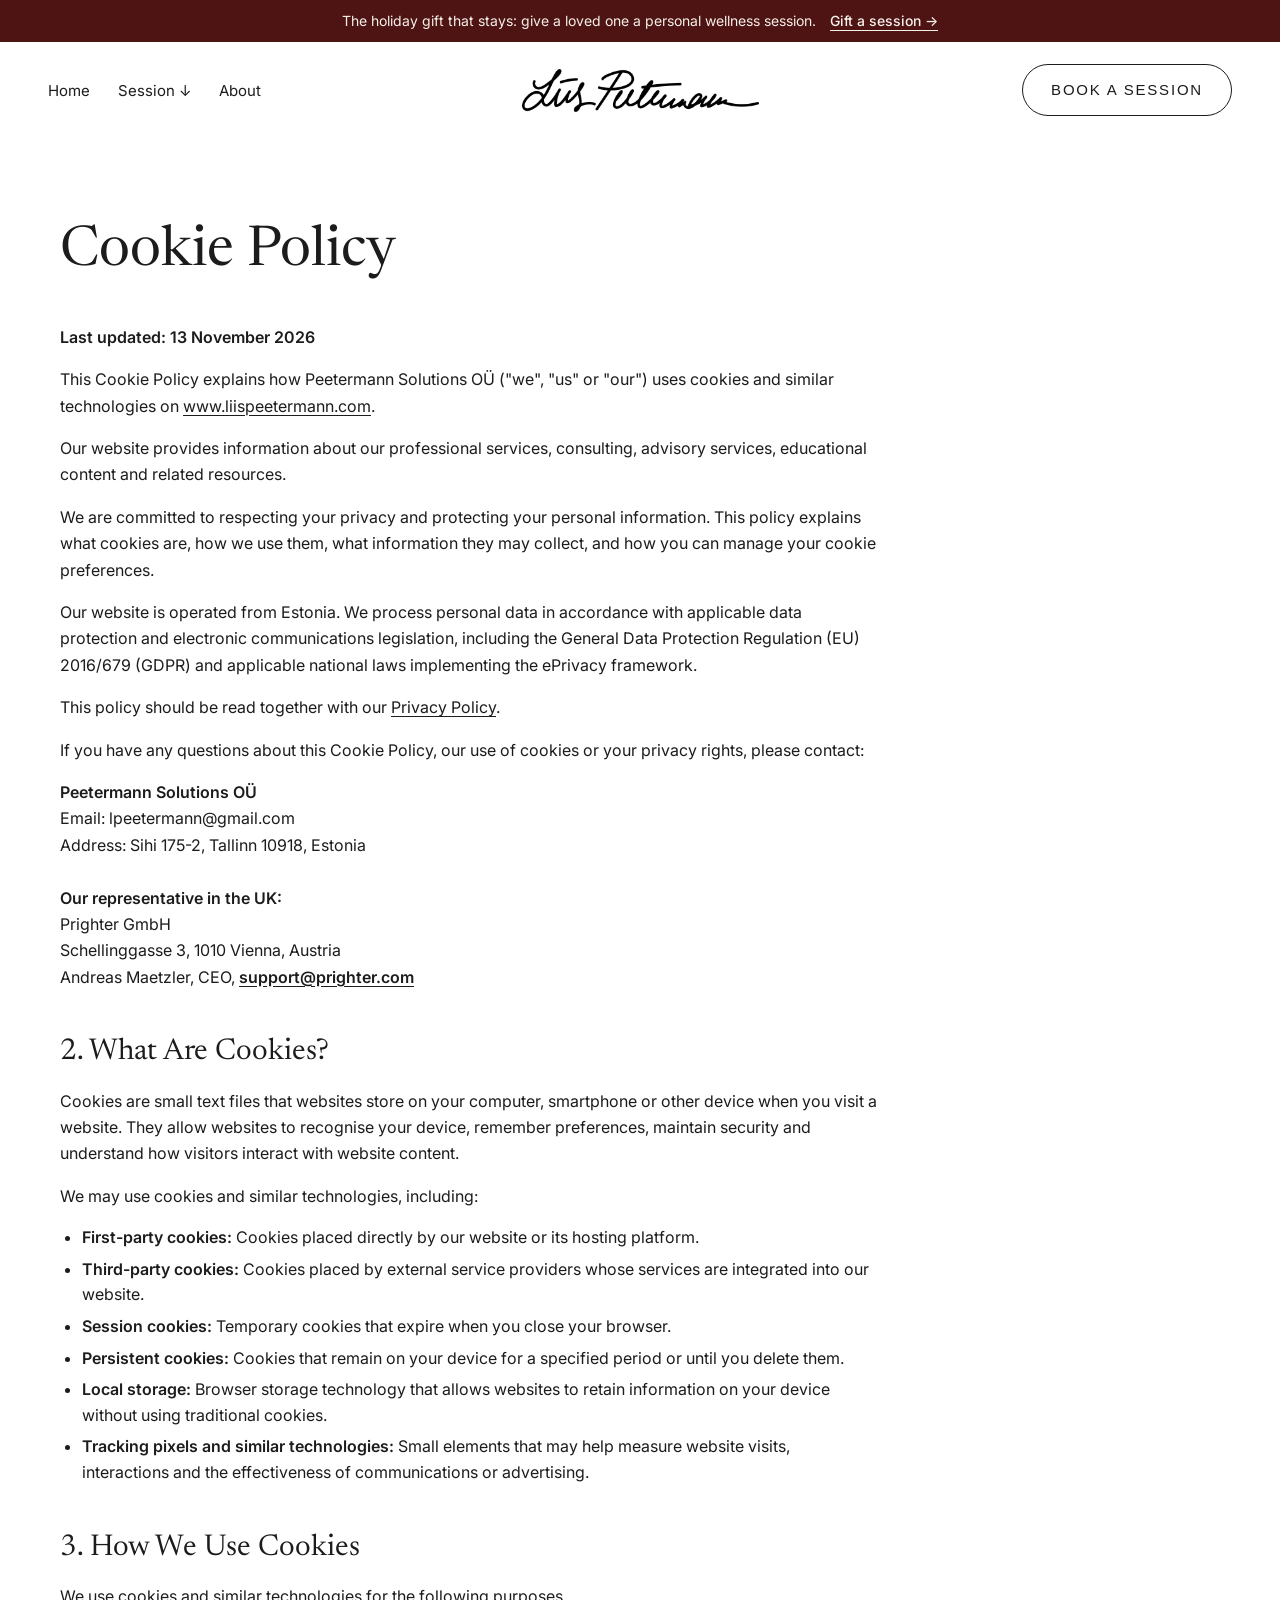
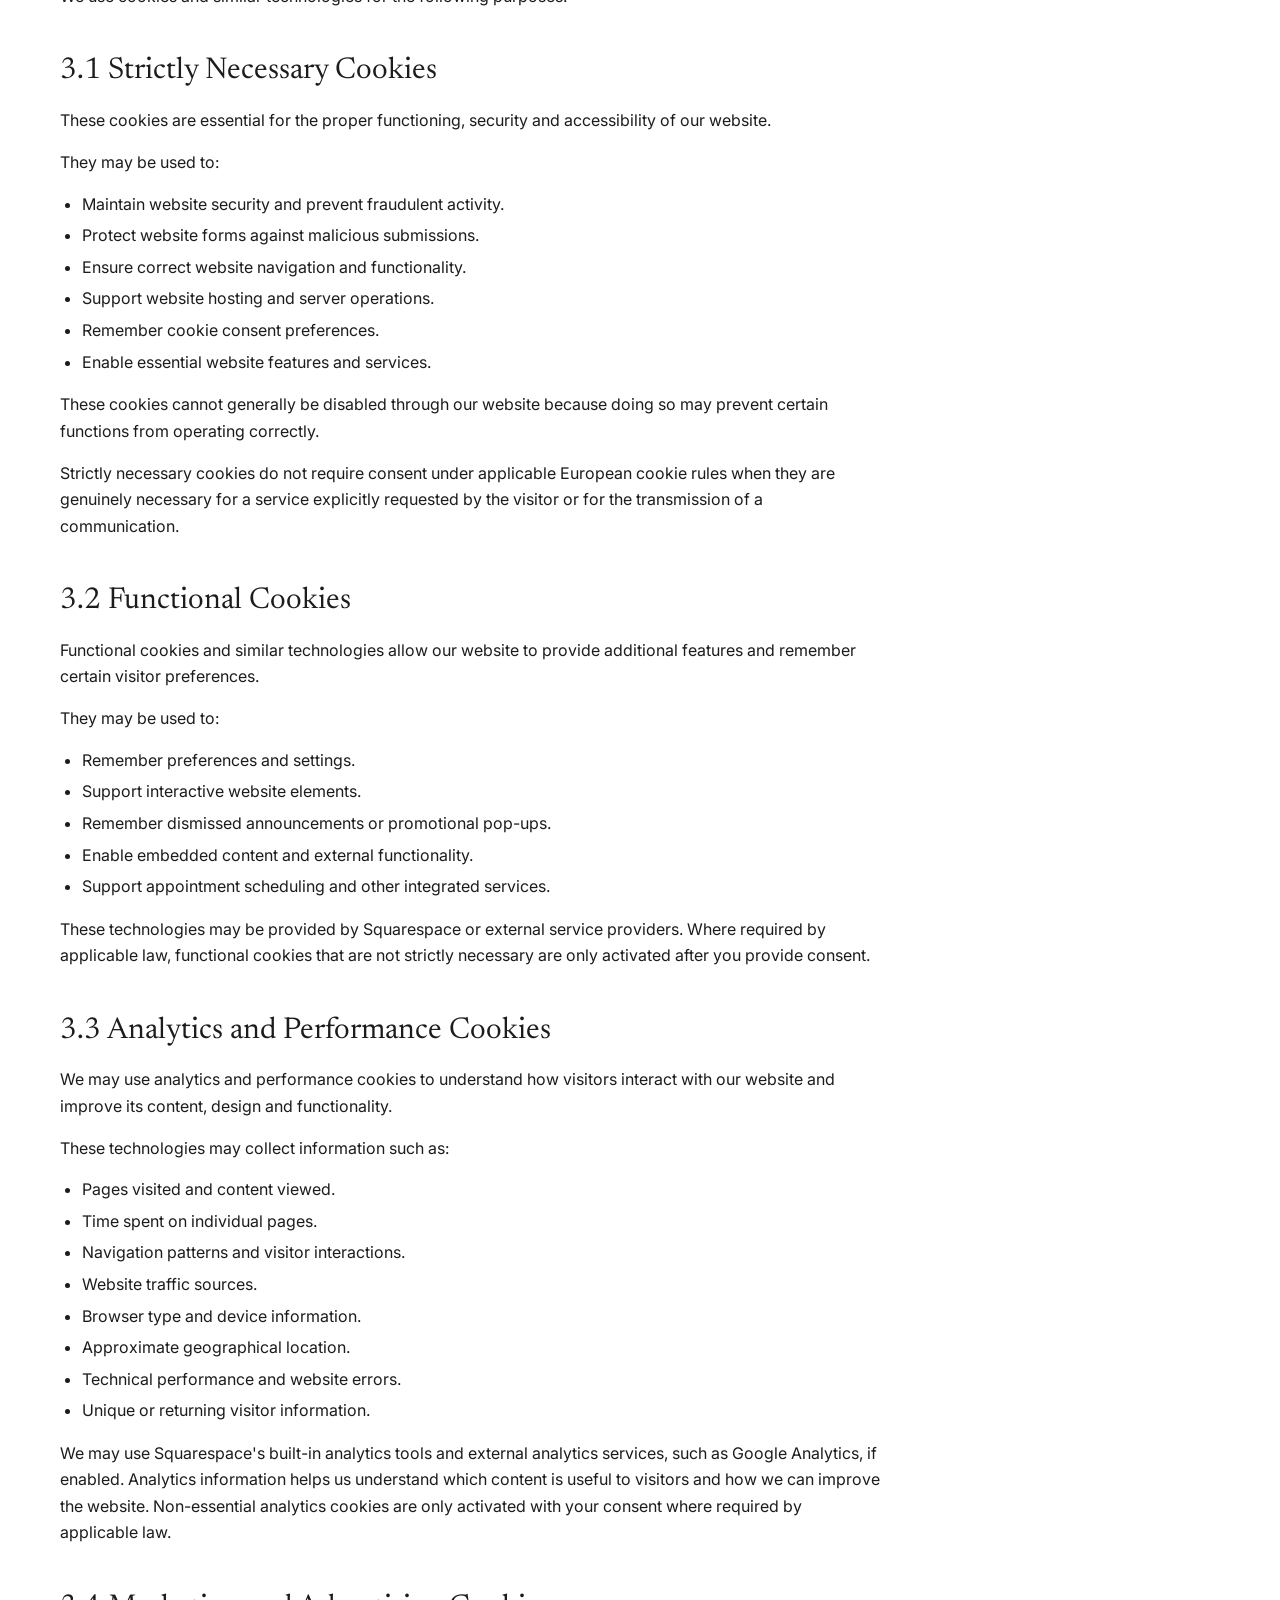
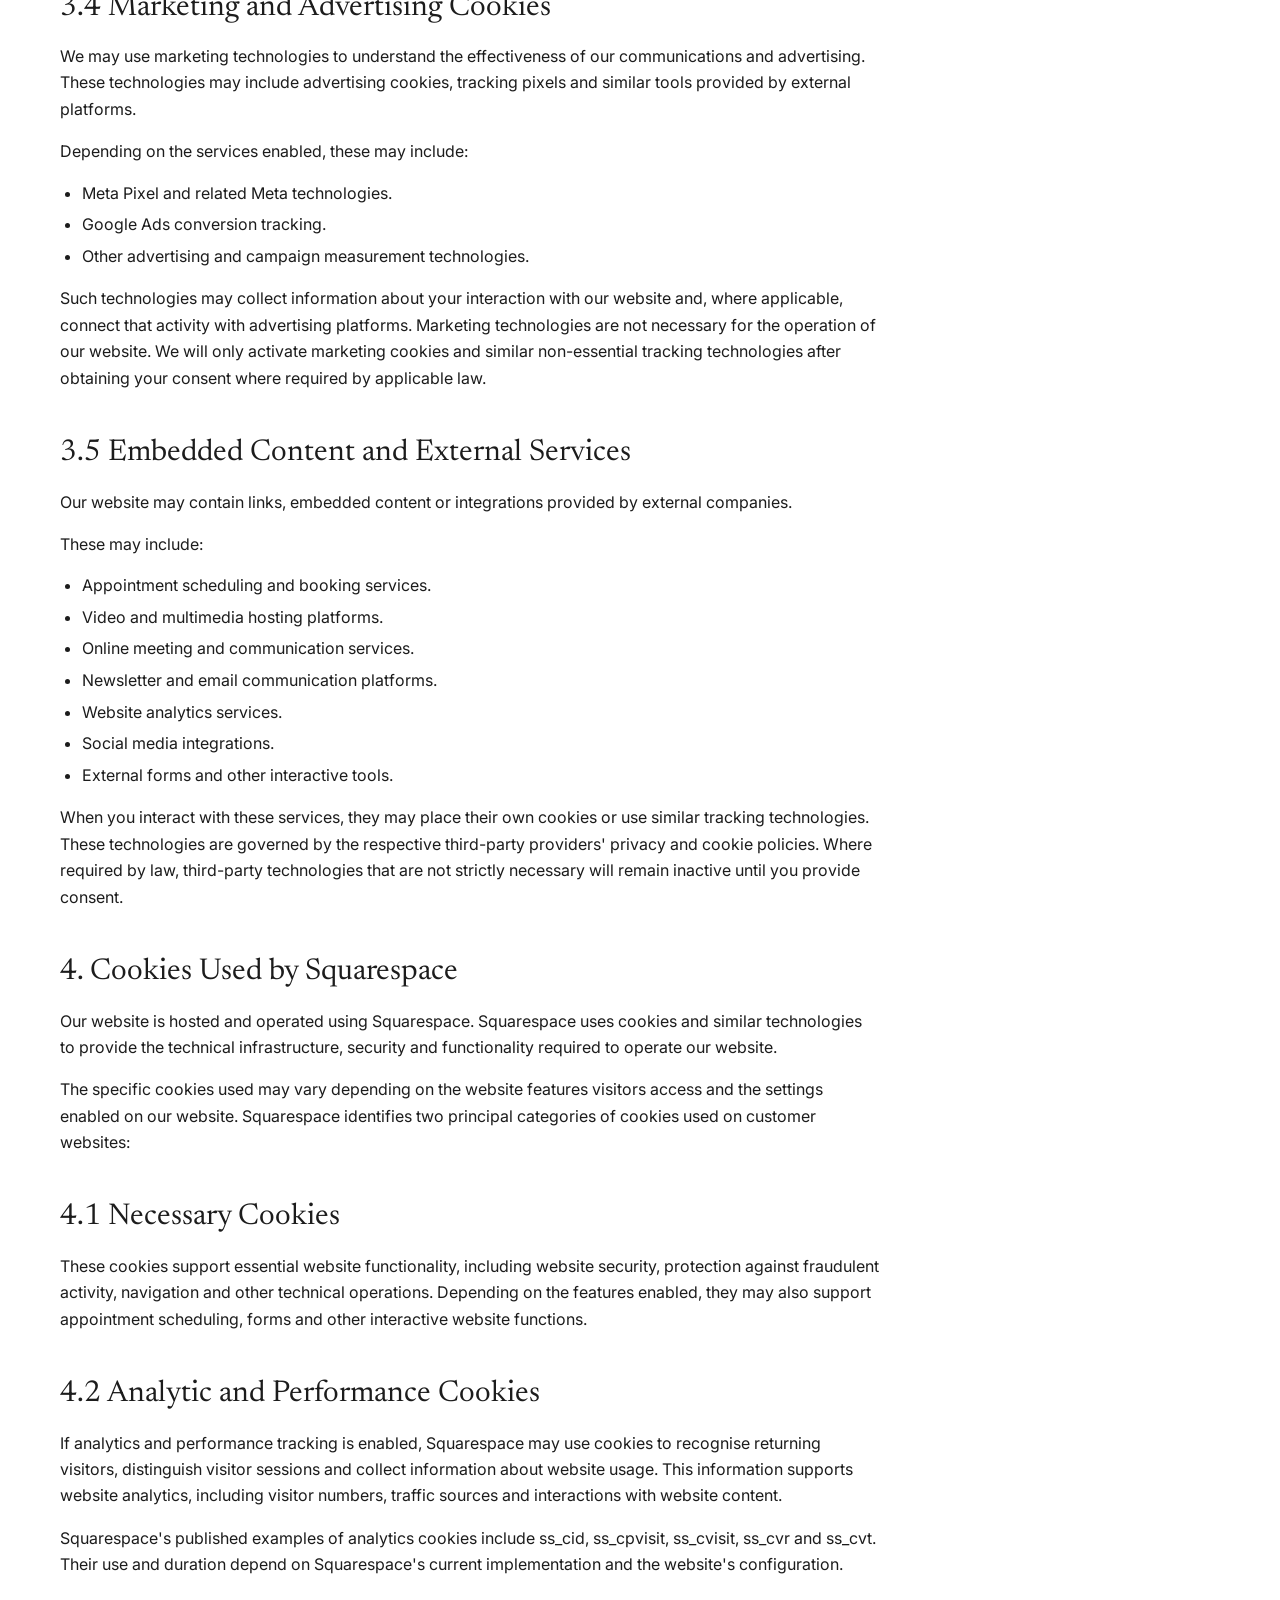
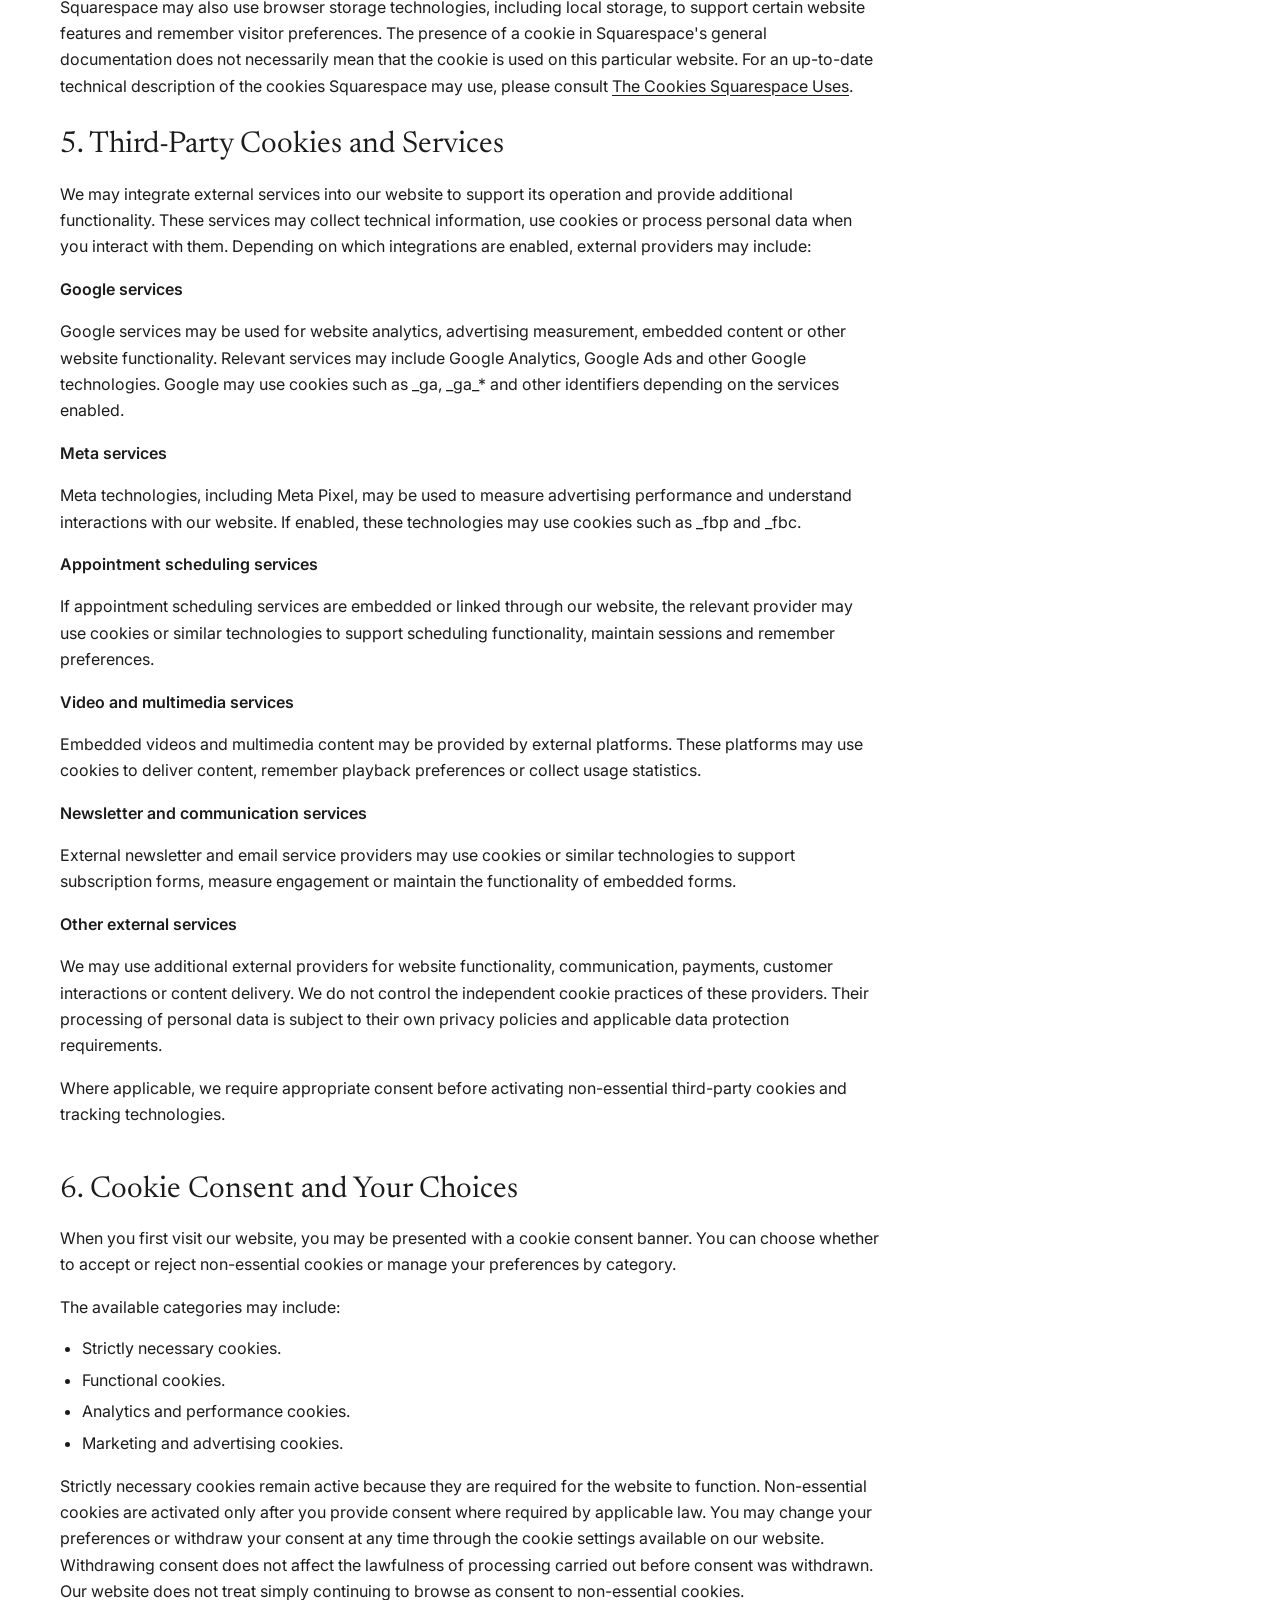
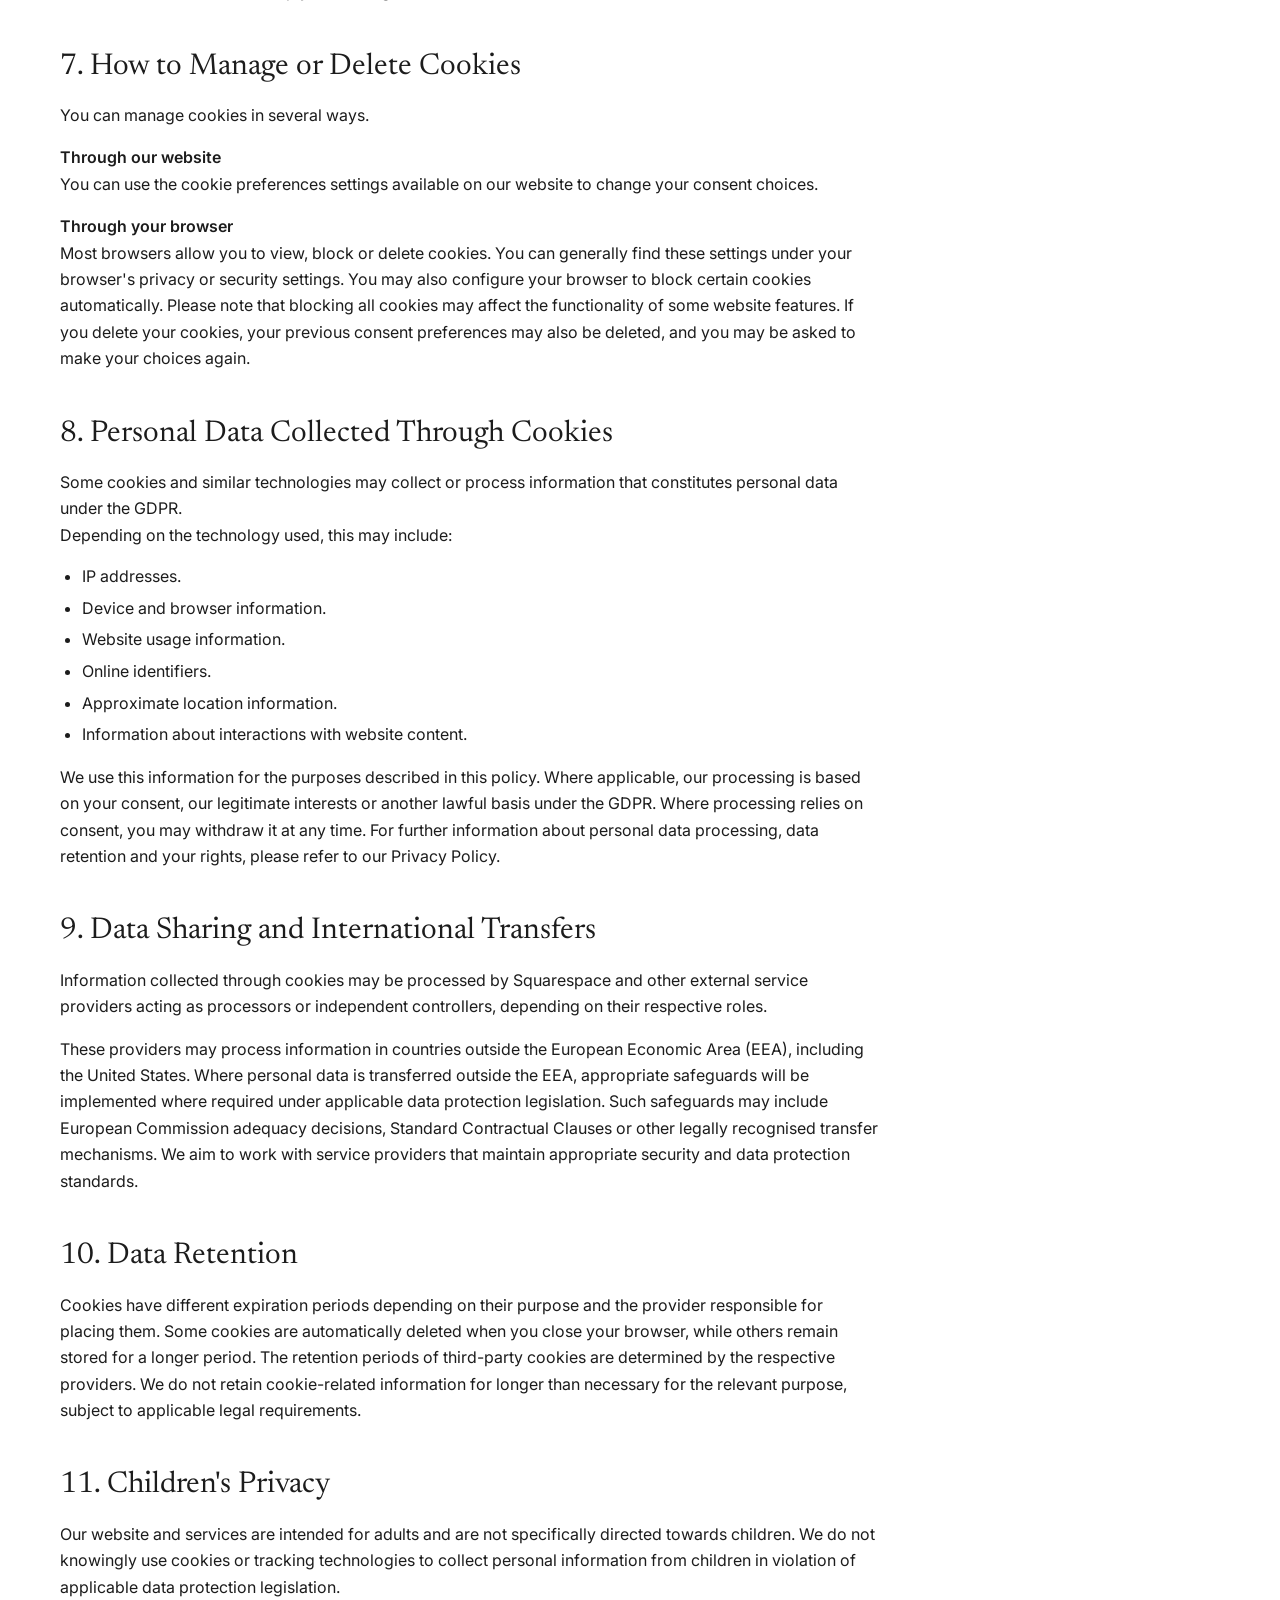
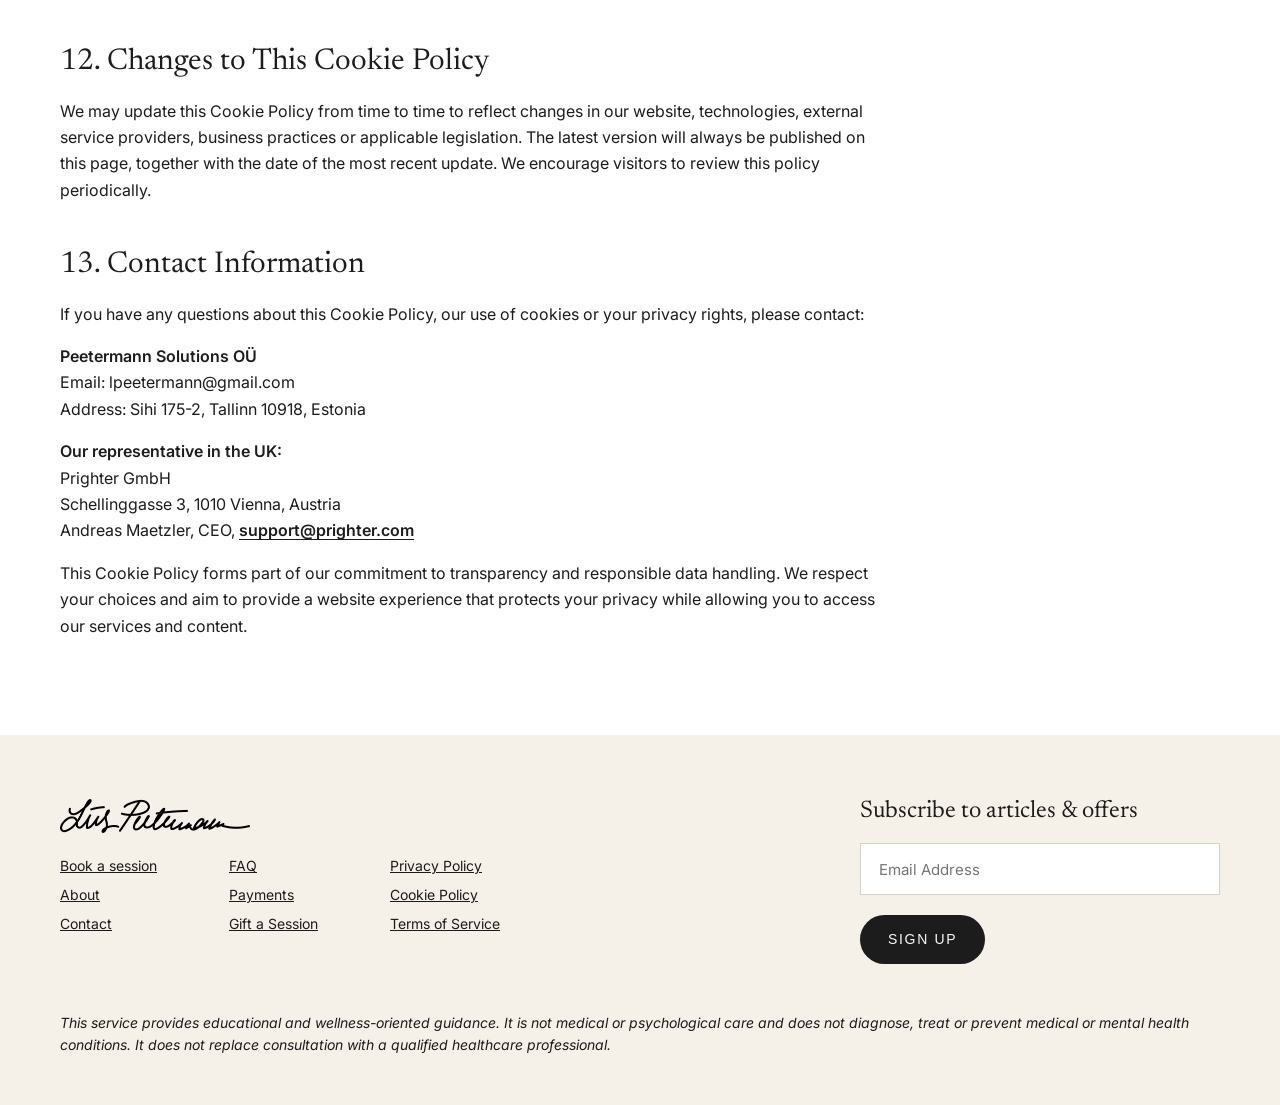
<file: cookie-policy/index.html>
<!doctype html>
<html lang="en">
<head>
<meta charset="utf-8">
<meta name="viewport" content="width=device-width, initial-scale=1">
<title>Cookie Policy — Liis Peetermann</title>
<meta name="description" content="Cookie Policy of Peetermann Solutions OÜ.">
<link rel="canonical" href="https://www.liispeetermann.com/cookie-policy/">
<meta property="og:title" content="Cookie Policy — Liis Peetermann">
<meta property="og:description" content="Cookie Policy of Peetermann Solutions OÜ.">
<meta property="og:image" content="https://www.liispeetermann.com/assets/images/home-hero.jpg">
<link rel="icon" href="../assets/images/favicon.png">
<link rel="preconnect" href="https://fonts.googleapis.com">
<link rel="preconnect" href="https://fonts.gstatic.com" crossorigin>
<link href="https://fonts.googleapis.com/css2?family=Inter:wght@400;500;600&family=Castoro:ital@0;1&family=Newsreader:ital,opsz,wght@0,6..72,400;1,6..72,400&display=swap" rel="stylesheet">
<link rel="stylesheet" href="../assets/css/style.css?v=4">
<script src="../assets/js/main.js?v=5" defer></script>
<script src="../assets/js/animations.js" defer></script>
</head>
<body>
<div class="lp">
<!-- GIFT BAR -->
<div class="gift-bar" style="background: #4e1414; color: #f5f0e8; display: flex; flex-wrap: wrap; align-items: center; justify-content: center; gap: 6px 14px; padding: 11px 20px; text-align: center; font-size: 14px; line-height: 1.45">
<span>The holiday gift that stays: give a loved one a personal wellness session.</span>
<a href="../giftsession/" style="font-weight: 500; text-decoration: underline; text-underline-offset: 4px">Gift a session →</a>
</div>
<!-- NAV -->
<nav class="nav-dark" style="display: flex; flex-wrap: wrap; align-items: center; justify-content: space-between; gap: 16px; padding: 22px 48px; background: #ffffff">
<div class="hide-sm" style="display: flex; gap: 28px; align-items: center; flex: 1 1 0">
<a href="../">Home</a>
<a href="../#session">Session ↓</a>
<a href="../about/">About</a>
</div>
<a class="logo" href="../" aria-label="Liis Peetermann — home" style="display: block; flex: 0 0 auto; line-height: 0"><img src="../assets/images/logo-black.webp" alt="Liis Peetermann" style="display: block; width: 237px; height: auto"></a>
<div class="nav-book" style="display: flex; justify-content: flex-end; flex: 1 1 0">
<a class="btn btn-outline" href="https://calendly.com/lpeetermann/session" target="_blank" rel="noopener" style="color: #1c1c1c">Book a session</a>
</div>
<button type="button" class="menu-toggle" aria-label="Open menu" aria-expanded="false" aria-controls="mobile-menu"><span></span><span></span></button>
</nav>
<div class="mobile-menu" id="mobile-menu">
<a href="../">Home</a>
<a href="../#session">Session</a>
<a href="../about/">About</a>
<a href="../giftsession/">Gift a session</a>
<a href="../faq/">FAQ</a>
<a href="../contact/">Contact</a>
<a class="btn" href="https://calendly.com/lpeetermann/session" target="_blank" rel="noopener">Book a session</a>
</div>

<!-- COOKIE POLICY part 1 -->
<section class="sec" style="flex: 1 0 auto; background: #ffffff; padding: 84px 24px 0px">
<div class="legal" style="max-width: 1160px; margin: 0 auto; display: flex; flex-direction: column; gap: 16px">
<h1 class="serif page-h1" style="margin: 0 0 24px; font-size: 56px; line-height: 1.1">Cookie Policy</h1>
<p><strong>Last updated: 13 November 2026</strong></p>
<p>This Cookie Policy explains how Peetermann Solutions OÜ ("we", "us" or "our") uses cookies and similar technologies on <a href="https://www.liispeetermann.com">www.liispeetermann.com</a>.</p>
<p>Our website provides information about our professional services, consulting, advisory services, educational content and related resources.</p>
<p>We are committed to respecting your privacy and protecting your personal information. This policy explains what cookies are, how we use them, what information they may collect, and how you can manage your cookie preferences.</p>
<p>Our website is operated from Estonia. We process personal data in accordance with applicable data protection and electronic communications legislation, including the General Data Protection Regulation (EU) 2016/679 (GDPR) and applicable national laws implementing the ePrivacy framework.</p>
<p>This policy should be read together with our <a href="../privacy-policy/">Privacy Policy</a>.</p>
<p>If you have any questions about this Cookie Policy, our use of cookies or your privacy rights, please contact:</p>
<p><strong>Peetermann Solutions OÜ</strong><br>Email: lpeetermann@gmail.com<br>Address: Sihi 175-2, Tallinn 10918, Estonia<br><br><strong>Our representative in the UK:</strong><br>Prighter GmbH<br>Schellinggasse 3, 1010 Vienna, Austria<br>Andreas Maetzler, CEO, <a href="mailto:support@prighter.com"><strong>support@prighter.com</strong></a></p>
<h3>2. What Are Cookies?</h3>
<p>Cookies are small text files that websites store on your computer, smartphone or other device when you visit a website. They allow websites to recognise your device, remember preferences, maintain security and understand how visitors interact with website content.</p>
<p>We may use cookies and similar technologies, including:</p>
<ul><li><strong>First-party cookies:</strong> Cookies placed directly by our website or its hosting platform.</li><li><strong>Third-party cookies:</strong> Cookies placed by external service providers whose services are integrated into our website.</li><li><strong>Session cookies:</strong> Temporary cookies that expire when you close your browser.</li><li><strong>Persistent cookies:</strong> Cookies that remain on your device for a specified period or until you delete them.</li><li><strong>Local storage:</strong> Browser storage technology that allows websites to retain information on your device without using traditional cookies.</li><li><strong>Tracking pixels and similar technologies:</strong> Small elements that may help measure website visits, interactions and the effectiveness of communications or advertising.</li></ul>
<h3>3. How We Use Cookies</h3>
<p>We use cookies and similar technologies for the following purposes.</p>
<h3>3.1 Strictly Necessary Cookies</h3>
<p>These cookies are essential for the proper functioning, security and accessibility of our website.</p>
<p>They may be used to:</p>
<ul><li>Maintain website security and prevent fraudulent activity.</li><li>Protect website forms against malicious submissions.</li><li>Ensure correct website navigation and functionality.</li><li>Support website hosting and server operations.</li><li>Remember cookie consent preferences.</li><li>Enable essential website features and services.</li></ul>
<p>These cookies cannot generally be disabled through our website because doing so may prevent certain functions from operating correctly.</p>
<p>Strictly necessary cookies do not require consent under applicable European cookie rules when they are genuinely necessary for a service explicitly requested by the visitor or for the transmission of a communication.</p>
<h3>3.2 Functional Cookies</h3>
<p>Functional cookies and similar technologies allow our website to provide additional features and remember certain visitor preferences.</p>
<p>They may be used to:</p>
<ul><li>Remember preferences and settings.</li><li>Support interactive website elements.</li><li>Remember dismissed announcements or promotional pop-ups.</li><li>Enable embedded content and external functionality.</li><li>Support appointment scheduling and other integrated services.</li></ul>
<p>These technologies may be provided by Squarespace or external service providers. Where required by applicable law, functional cookies that are not strictly necessary are only activated after you provide consent.</p>
<h3>3.3 Analytics and Performance Cookies</h3>
<p>We may use analytics and performance cookies to understand how visitors interact with our website and improve its content, design and functionality.</p>
<p>These technologies may collect information such as:</p>
<ul><li>Pages visited and content viewed.</li><li>Time spent on individual pages.</li><li>Navigation patterns and visitor interactions.</li><li>Website traffic sources.</li><li>Browser type and device information.</li><li>Approximate geographical location.</li><li>Technical performance and website errors.</li><li>Unique or returning visitor information.</li></ul>
<p>We may use Squarespace's built-in analytics tools and external analytics services, such as Google Analytics, if enabled. Analytics information helps us understand which content is useful to visitors and how we can improve the website. Non-essential analytics cookies are only activated with your consent where required by applicable law.</p>
<h3>3.4 Marketing and Advertising Cookies</h3>
<p>We may use marketing technologies to understand the effectiveness of our communications and advertising. These technologies may include advertising cookies, tracking pixels and similar tools provided by external platforms.</p>
<p>Depending on the services enabled, these may include:</p>
<ul><li>Meta Pixel and related Meta technologies.</li><li>Google Ads conversion tracking.</li><li>Other advertising and campaign measurement technologies.</li></ul>
<p>Such technologies may collect information about your interaction with our website and, where applicable, connect that activity with advertising platforms. Marketing technologies are not necessary for the operation of our website. We will only activate marketing cookies and similar non-essential tracking technologies after obtaining your consent where required by applicable law.</p>
<h3>3.5 Embedded Content and External Services</h3>
<p>Our website may contain links, embedded content or integrations provided by external companies.</p>
<p>These may include:</p>
<ul><li>Appointment scheduling and booking services.</li><li>Video and multimedia hosting platforms.</li><li>Online meeting and communication services.</li><li>Newsletter and email communication platforms.</li><li>Website analytics services.</li><li>Social media integrations.</li><li>External forms and other interactive tools.</li></ul>
<p>When you interact with these services, they may place their own cookies or use similar tracking technologies. These technologies are governed by the respective third-party providers' privacy and cookie policies. Where required by law, third-party technologies that are not strictly necessary will remain inactive until you provide consent.</p>
<h3>4. Cookies Used by Squarespace</h3>
<p>Our website is hosted and operated using Squarespace. Squarespace uses cookies and similar technologies to provide the technical infrastructure, security and functionality required to operate our website.</p>
<p>The specific cookies used may vary depending on the website features visitors access and the settings enabled on our website. Squarespace identifies two principal categories of cookies used on customer websites:</p>
<h3>4.1 Necessary Cookies</h3>
<p>These cookies support essential website functionality, including website security, protection against fraudulent activity, navigation and other technical operations. Depending on the features enabled, they may also support appointment scheduling, forms and other interactive website functions.</p>
<h3>4.2 Analytic and Performance Cookies</h3>
<p>If analytics and performance tracking is enabled, Squarespace may use cookies to recognise returning visitors, distinguish visitor sessions and collect information about website usage. This information supports website analytics, including visitor numbers, traffic sources and interactions with website content.</p>
<p>Squarespace's published examples of analytics cookies include ss_cid, ss_cpvisit, ss_cvisit, ss_cvr and ss_cvt. Their use and duration depend on Squarespace's current implementation and the website's configuration.</p>
<p>Squarespace may also use browser storage technologies, including local storage, to support certain website features and remember visitor preferences. The presence of a cookie in Squarespace's general documentation does not necessarily mean that the cookie is used on this particular website. For an up-to-date technical description of the cookies Squarespace may use, please consult <a href="https://support.squarespace.com/hc/en-us/articles/360001264507-The-cookies-Squarespace-uses">The Cookies Squarespace Uses</a>.</p>
</div>
</section>


<!-- COOKIE POLICY part 2 -->
<section class="sec" style="flex: 1 0 auto; background: #ffffff; padding: 0px 24px 96px">
<div class="legal" style="max-width: 1160px; margin: 0 auto; display: flex; flex-direction: column; gap: 16px">
<h3>5. Third-Party Cookies and Services</h3>
<p>We may integrate external services into our website to support its operation and provide additional functionality. These services may collect technical information, use cookies or process personal data when you interact with them. Depending on which integrations are enabled, external providers may include:</p>
<p><strong>Google services</strong></p>
<p>Google services may be used for website analytics, advertising measurement, embedded content or other website functionality. Relevant services may include Google Analytics, Google Ads and other Google technologies. Google may use cookies such as _ga, _ga_* and other identifiers depending on the services enabled.</p>
<p><strong>Meta services</strong></p>
<p>Meta technologies, including Meta Pixel, may be used to measure advertising performance and understand interactions with our website. If enabled, these technologies may use cookies such as _fbp and _fbc.</p>
<p><strong>Appointment scheduling services</strong></p>
<p>If appointment scheduling services are embedded or linked through our website, the relevant provider may use cookies or similar technologies to support scheduling functionality, maintain sessions and remember preferences.</p>
<p><strong>Video and multimedia services</strong></p>
<p>Embedded videos and multimedia content may be provided by external platforms. These platforms may use cookies to deliver content, remember playback preferences or collect usage statistics.</p>
<p><strong>Newsletter and communication services</strong></p>
<p>External newsletter and email service providers may use cookies or similar technologies to support subscription forms, measure engagement or maintain the functionality of embedded forms.</p>
<p><strong>Other external services</strong></p>
<p>We may use additional external providers for website functionality, communication, payments, customer interactions or content delivery. We do not control the independent cookie practices of these providers. Their processing of personal data is subject to their own privacy policies and applicable data protection requirements.</p>
<p>Where applicable, we require appropriate consent before activating non-essential third-party cookies and tracking technologies.</p>
<h3>6. Cookie Consent and Your Choices</h3>
<p>When you first visit our website, you may be presented with a cookie consent banner. You can choose whether to accept or reject non-essential cookies or manage your preferences by category.</p>
<p>The available categories may include:</p>
<ul><li>Strictly necessary cookies.</li><li>Functional cookies.</li><li>Analytics and performance cookies.</li><li>Marketing and advertising cookies.</li></ul>
<p>Strictly necessary cookies remain active because they are required for the website to function. Non-essential cookies are activated only after you provide consent where required by applicable law. You may change your preferences or withdraw your consent at any time through the cookie settings available on our website. Withdrawing consent does not affect the lawfulness of processing carried out before consent was withdrawn. Our website does not treat simply continuing to browse as consent to non-essential cookies.</p>
<h3>7. How to Manage or Delete Cookies</h3>
<p>You can manage cookies in several ways.</p>
<p><strong>Through our website</strong><br>You can use the cookie preferences settings available on our website to change your consent choices.</p>
<p><strong>Through your browser</strong><br>Most browsers allow you to view, block or delete cookies. You can generally find these settings under your browser's privacy or security settings. You may also configure your browser to block certain cookies automatically. Please note that blocking all cookies may affect the functionality of some website features. If you delete your cookies, your previous consent preferences may also be deleted, and you may be asked to make your choices again.</p>
<h3>8. Personal Data Collected Through Cookies</h3>
<p>Some cookies and similar technologies may collect or process information that constitutes personal data under the GDPR.<br>Depending on the technology used, this may include:</p>
<ul><li>IP addresses.</li><li>Device and browser information.</li><li>Website usage information.</li><li>Online identifiers.</li><li>Approximate location information.</li><li>Information about interactions with website content.</li></ul>
<p>We use this information for the purposes described in this policy. Where applicable, our processing is based on your consent, our legitimate interests or another lawful basis under the GDPR. Where processing relies on consent, you may withdraw it at any time. For further information about personal data processing, data retention and your rights, please refer to our Privacy Policy.</p>
<h3>9. Data Sharing and International Transfers</h3>
<p>Information collected through cookies may be processed by Squarespace and other external service providers acting as processors or independent controllers, depending on their respective roles.</p>
<p>These providers may process information in countries outside the European Economic Area (EEA), including the United States. Where personal data is transferred outside the EEA, appropriate safeguards will be implemented where required under applicable data protection legislation. Such safeguards may include European Commission adequacy decisions, Standard Contractual Clauses or other legally recognised transfer mechanisms. We aim to work with service providers that maintain appropriate security and data protection standards.</p>
<h3>10. Data Retention</h3>
<p>Cookies have different expiration periods depending on their purpose and the provider responsible for placing them. Some cookies are automatically deleted when you close your browser, while others remain stored for a longer period. The retention periods of third-party cookies are determined by the respective providers. We do not retain cookie-related information for longer than necessary for the relevant purpose, subject to applicable legal requirements.</p>
<h3>11. Children's Privacy</h3>
<p>Our website and services are intended for adults and are not specifically directed towards children. We do not knowingly use cookies or tracking technologies to collect personal information from children in violation of applicable data protection legislation.</p>
<h3>12. Changes to This Cookie Policy</h3>
<p>We may update this Cookie Policy from time to time to reflect changes in our website, technologies, external service providers, business practices or applicable legislation. The latest version will always be published on this page, together with the date of the most recent update. We encourage visitors to review this policy periodically.</p>
<h3>13. Contact Information</h3>
<p>If you have any questions about this Cookie Policy, our use of cookies or your privacy rights, please contact:</p>
<p><strong>Peetermann Solutions OÜ</strong><br>Email: lpeetermann@gmail.com<br>Address: Sihi 175-2, Tallinn 10918, Estonia</p>
<p><strong>Our representative in the UK:</strong><br>Prighter GmbH<br>Schellinggasse 3, 1010 Vienna, Austria<br>Andreas Maetzler, CEO, <a href="mailto:support@prighter.com"><strong>support@prighter.com</strong></a></p>
<p>This Cookie Policy forms part of our commitment to transparency and responsible data handling. We respect your choices and aim to provide a website experience that protects your privacy while allowing you to access our services and content.</p>
</div>
</section>

<!-- FOOTER -->
<footer style="flex: 1 0 auto; background: #f5f0e8; padding: 64px 24px 48px">
<div style="max-width: 1160px; margin: 0 auto; display: flex; flex-direction: column; gap: 48px">
<div class="split" style="display: grid; grid-template-columns: repeat(2, minmax(0, 1fr)); gap: 56px; align-items: start">
<div style="display: flex; flex-direction: column; gap: 24px">
<a href="../" style="display: block; line-height: 0"><img src="../assets/images/logo-black.webp" alt="Liis Peetermann" style="display: block; width: 190px; height: auto"></a>
<div class="foot" style="display: flex; flex-wrap: wrap; gap: 72px; row-gap: 20px">
<div style="display: flex; flex-direction: column; gap: 12px"><a href="https://calendly.com/lpeetermann/session" target="_blank" rel="noopener">Book a session</a><a href="../about/">About</a><a href="../contact/">Contact</a></div>
<div style="display: flex; flex-direction: column; gap: 12px"><a href="../faq/">FAQ</a><a href="../payments/">Payments</a><a href="../giftsession/">Gift a Session</a></div>
<div style="display: flex; flex-direction: column; gap: 12px"><a href="../privacy-policy/">Privacy Policy</a><a href="../cookie-policy/">Cookie Policy</a><a href="../terms-of-service/">Terms of Service</a></div>
</div>
</div>
<div id="mlb2-48970971" class="sub-form ml-form-embedContainer ml-subscribe-form ml-subscribe-form-48970971" style="max-width: 360px">
<!-- NEWSLETTER: MailerLite form (account 1984183, form 205003947951261183). Styling lives in style.css, the MailerLite script and thank-you message in main.js. -->
<div class="ml-form-align-left">
<div class="ml-form-embedWrapper embedForm">
<div class="ml-form-embedBody ml-form-embedBodyDefault row-form" style="display: flex; flex-direction: column; gap: 20px">
<h3 class="serif" style="margin: 0; font-size: 24px">Subscribe to articles &amp; offers</h3>
<form class="ml-block-form" action="https://assets.mailerlite.com/jsonp/1984183/forms/205003947951261183/subscribe" data-code="" method="post" target="_blank" style="display: flex; flex-direction: column; gap: 20px; margin: 0">
<div class="ml-form-formContent">
<div class="ml-form-fieldRow ml-last-item">
<div class="ml-field-group ml-field-email ml-validate-email ml-validate-required">
<label for="lp-email" class="sr-only" style="position: absolute; width: 1px; height: 1px; overflow: hidden; clip: rect(0 0 0 0)">Email Address</label>
<input id="lp-email" aria-label="email" aria-required="true" type="email" class="form-control" data-inputmask="" name="fields[email]" placeholder="Email Address" autocomplete="email" style="display: block; width: 100%; box-sizing: border-box; height: 52px; padding: 0 18px; border: 1px solid #d9d1c4; border-radius: 0; background: #ffffff; font-family: inherit; font-size: 15px; color: #1c1c1c">
</div>
</div>
</div>
<input type="hidden" name="ml-submit" value="1">
<div class="ml-form-embedSubmit">
<button type="submit" class="btn primary" style="border: 0; cursor: pointer">Sign up</button>
<button disabled="disabled" style="display: none" type="button" class="btn loading" style="border: 0; opacity: 0.6">Signing up…</button>
</div>
<input type="hidden" name="anticsrf" value="true">
</form>
</div>
<div class="ml-form-successBody row-success" style="display: none; flex-direction: column; gap: 20px">
<h3 class="serif" style="margin: 0; font-size: 24px">Thank you</h3>
<p style="margin: 0; font-size: 16px; line-height: 1.6">You’re now subscribed. New articles and offers will arrive in your inbox.</p>
</div>
</div>
</div>
</div>
</div>
<p style="margin: 0; font-size: 14px; line-height: 1.6; font-style: italic">This service provides educational and wellness-oriented guidance. It is not medical or psychological care and does not diagnose, treat or prevent medical or mental health conditions. It does not replace consultation with a qualified healthcare professional.</p>
</div>
</footer>
</div>
</body>
</html>
</file>
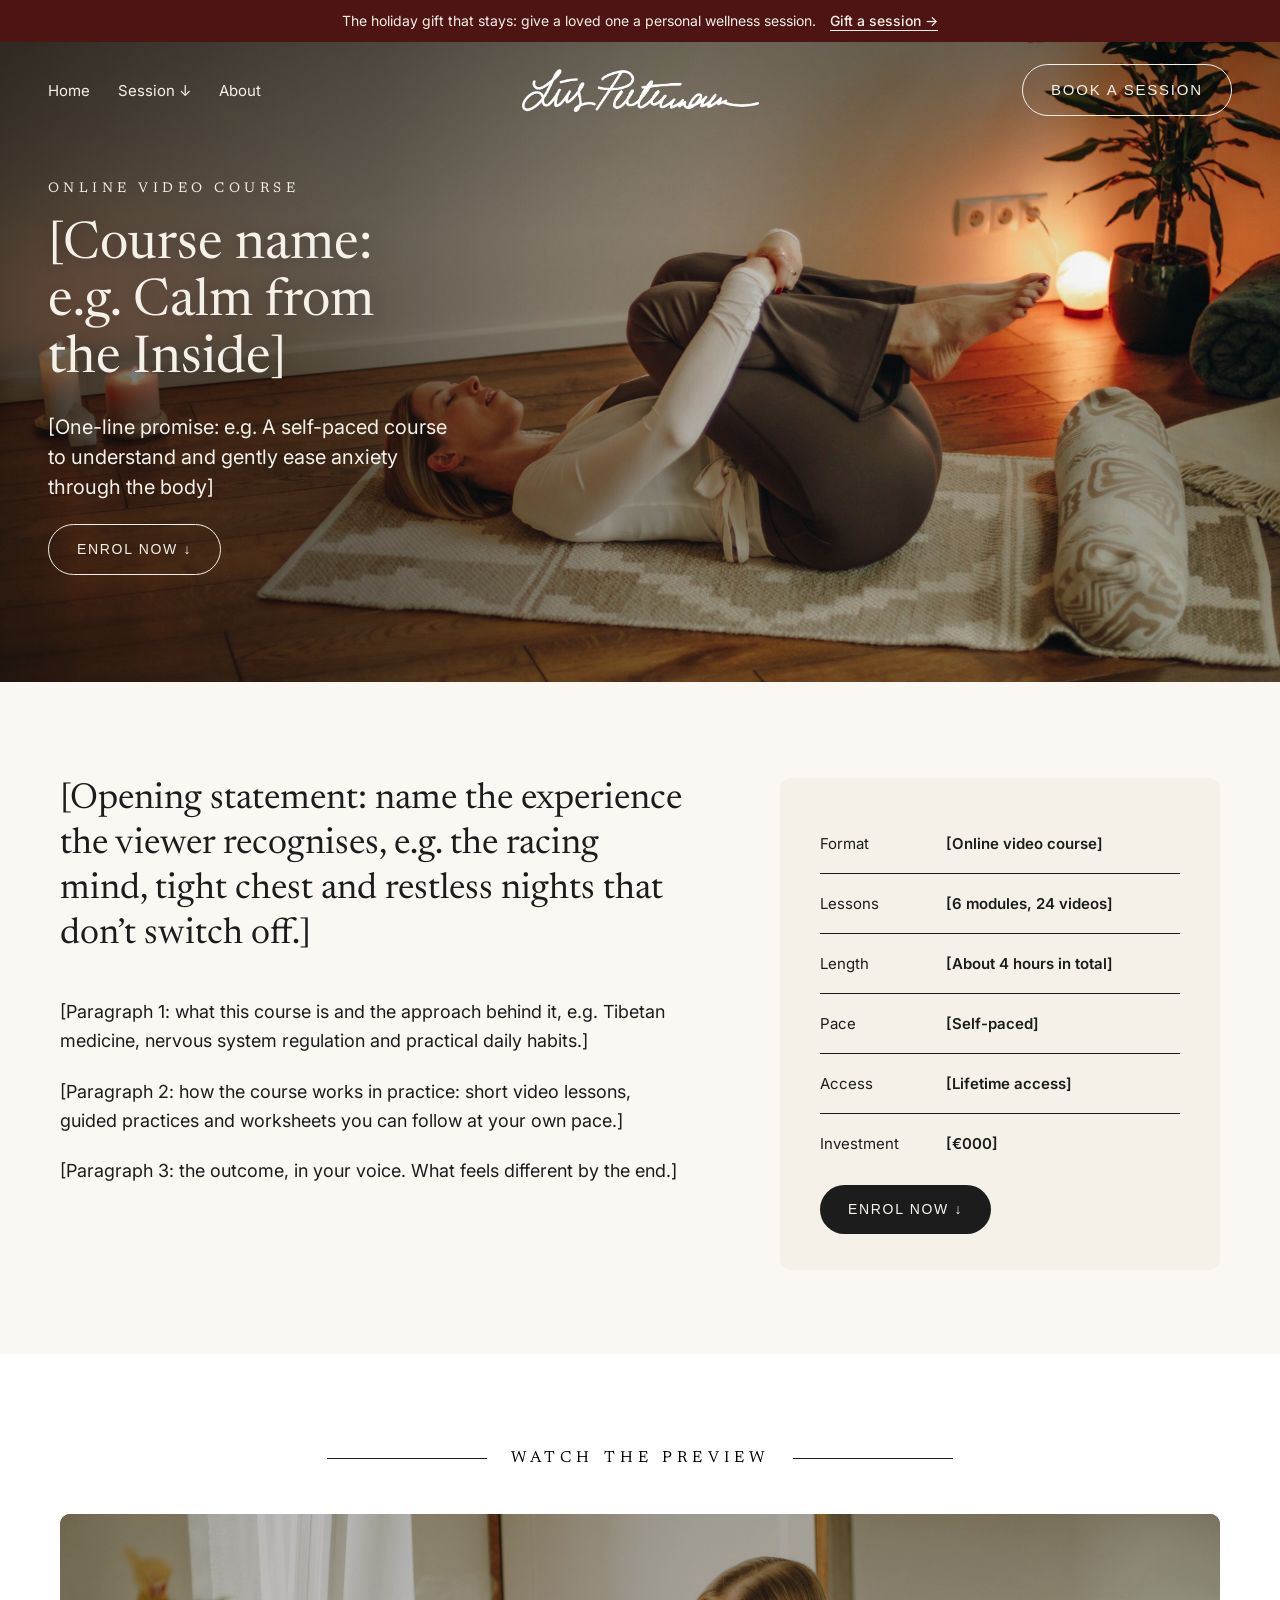
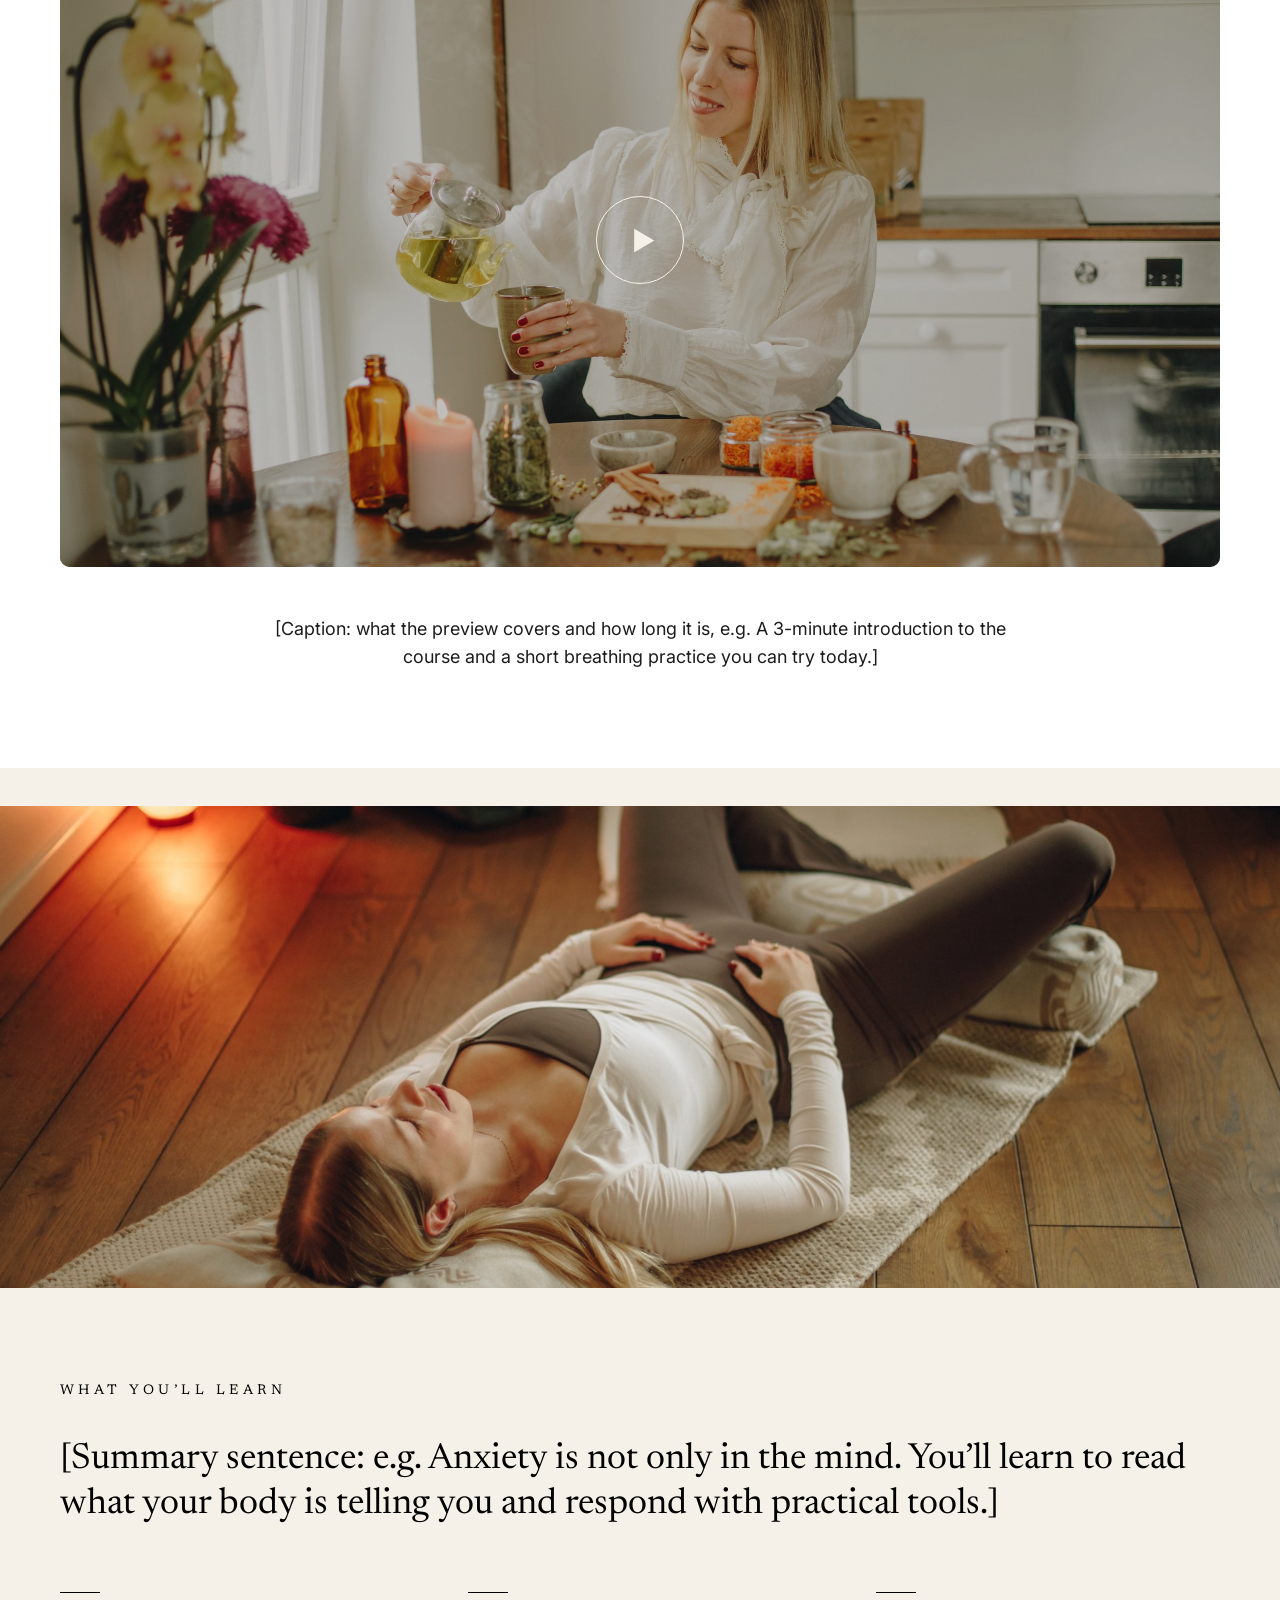
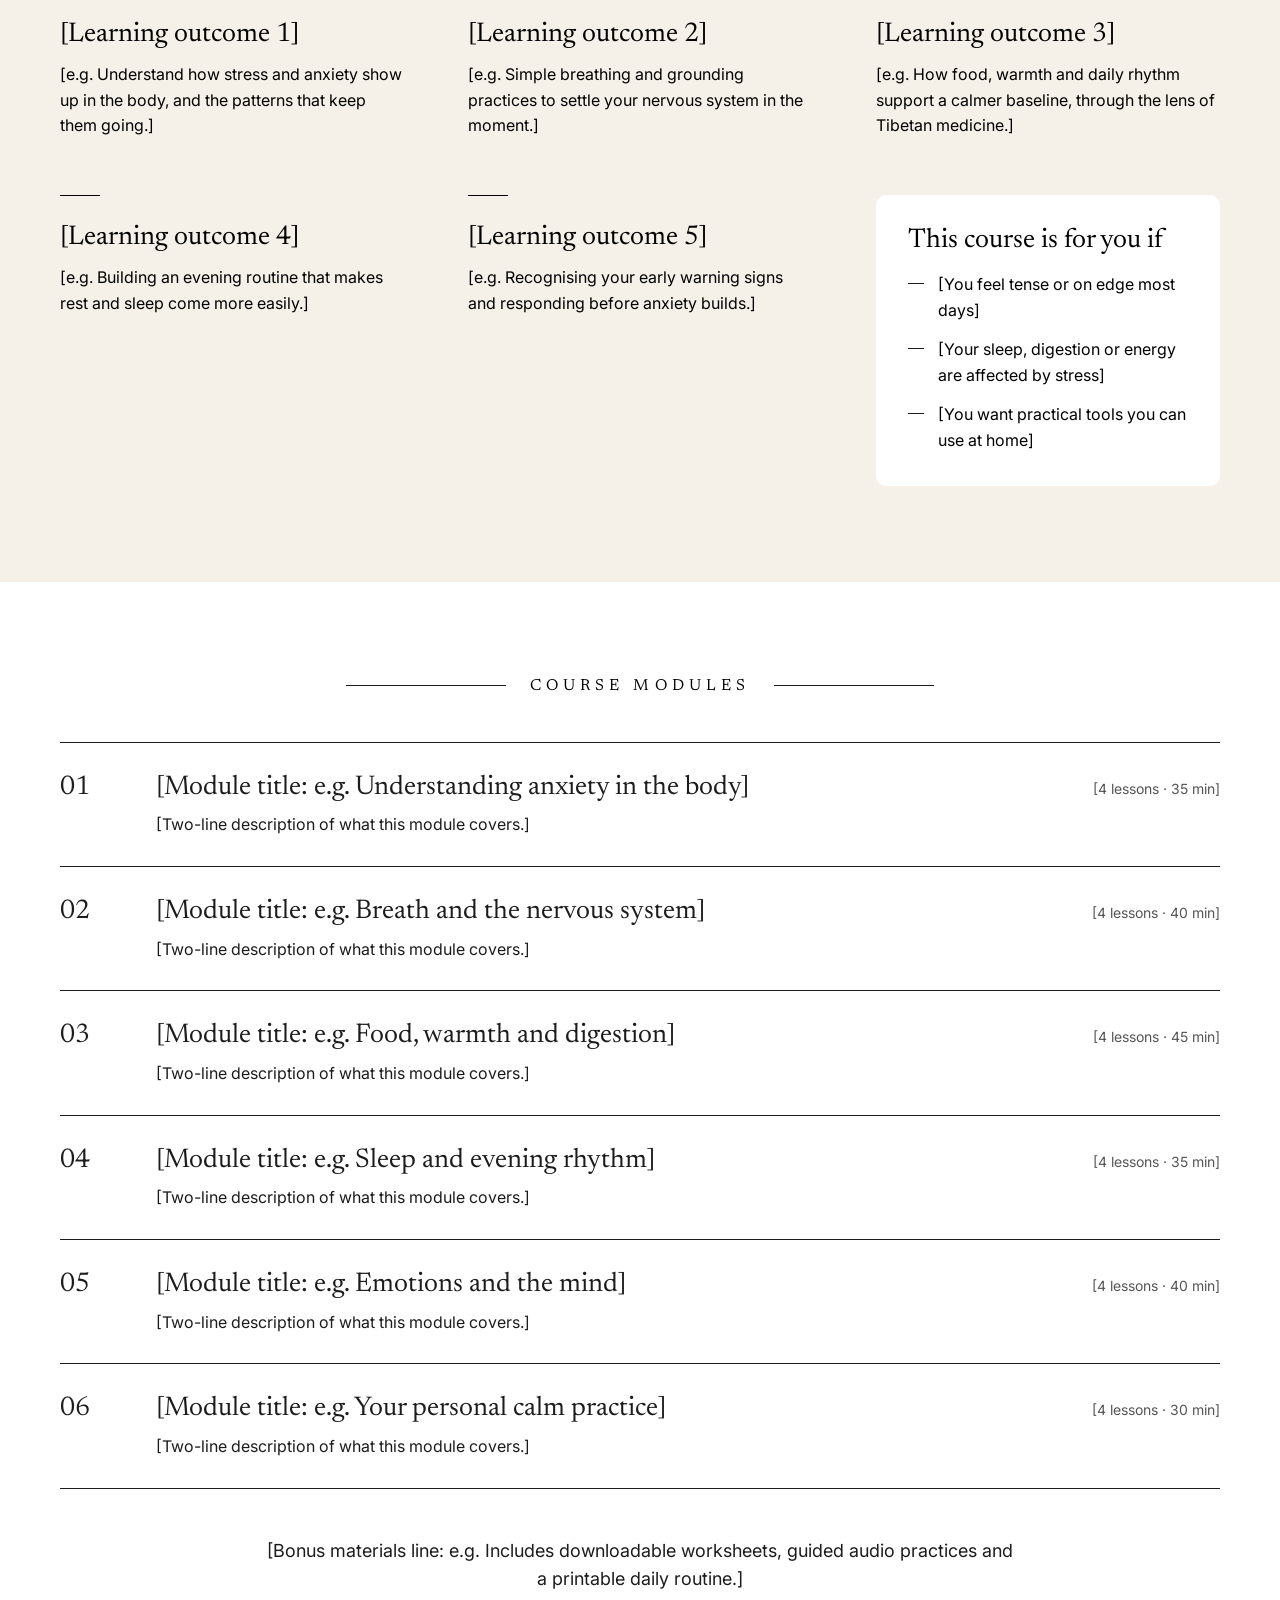
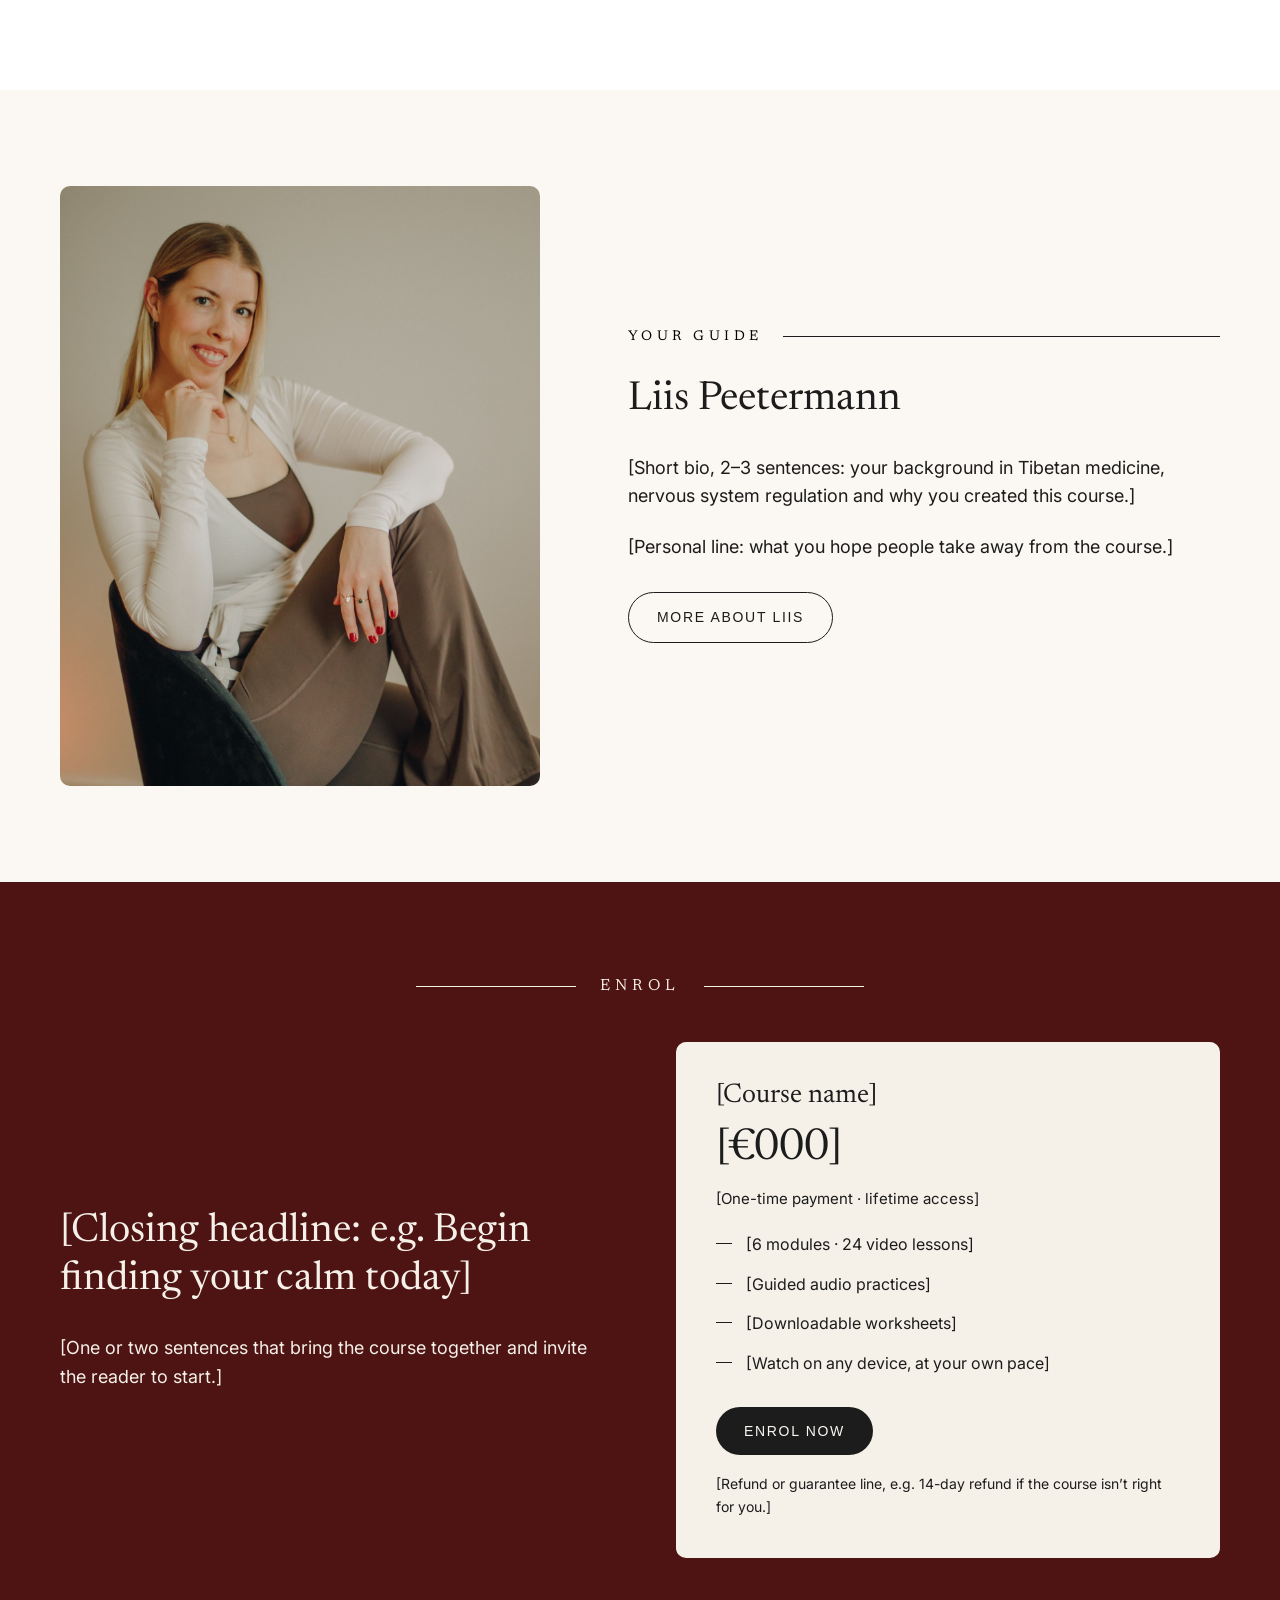
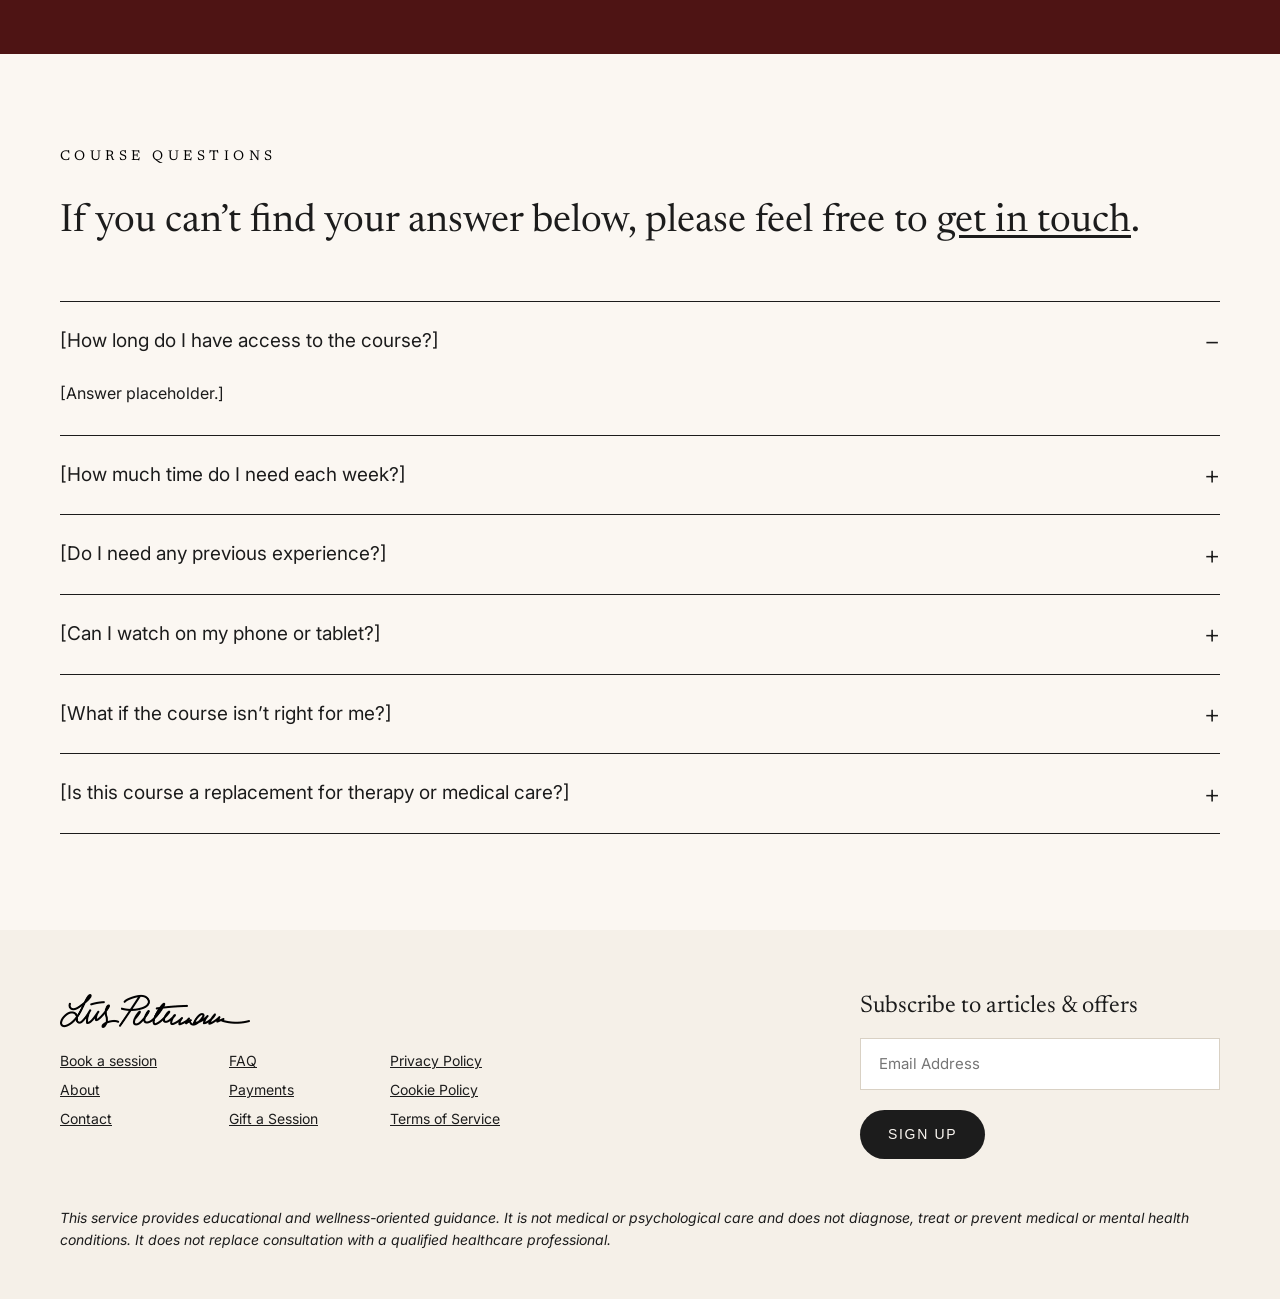
<file: course-anxiety/index.html>
<!doctype html>
<html lang="en">
<head>
<meta charset="utf-8">
<meta name="viewport" content="width=device-width, initial-scale=1">
<!-- TEMPLATE: course preview page. Replace every [bracketed placeholder] before publishing, then remove the noindex line below. -->
<meta name="robots" content="noindex">
<title>[Course name] | Online Course for Anxiety Relief — Liis Peetermann</title>
<meta name="description" content="[One-sentence course summary, about 150 characters, for Google and link previews.]">
<link rel="canonical" href="https://www.liispeetermann.com/course-anxiety/">
<meta property="og:title" content="[Course name] | Online Course for Anxiety Relief — Liis Peetermann">
<meta property="og:description" content="[One-sentence course summary, about 150 characters, for Google and link previews.]">
<meta property="og:image" content="https://www.liispeetermann.com/assets/images/course-hero.jpg">
<link rel="icon" href="../assets/images/favicon.png">
<link rel="preconnect" href="https://fonts.googleapis.com">
<link rel="preconnect" href="https://fonts.gstatic.com" crossorigin>
<link href="https://fonts.googleapis.com/css2?family=Inter:wght@400;500;600&family=Castoro:ital@0;1&family=Newsreader:ital,opsz,wght@0,6..72,400;1,6..72,400&display=swap" rel="stylesheet">
<link rel="stylesheet" href="../assets/css/style.css?v=4">
<script src="../assets/js/main.js?v=5" defer></script>
<script src="../assets/js/animations.js" defer></script>
<style>
/* Page-only styles for the course preview (kept here so the shared stylesheet stays untouched) */
.lp .module{display:grid;grid-template-columns:72px minmax(0,1fr) auto;gap:24px;align-items:baseline;padding:28px 0;border-top:1px solid #1c1c1c}
.lp .module:last-child{border-bottom:1px solid #1c1c1c}
.lp .module .num{font-family:var(--serif);font-size:27px;line-height:1}
.lp .module .meta{font-size:14px;color:#555;white-space:nowrap}
.lp .video-slot{position:relative;width:100%;aspect-ratio:16 / 9;border-radius:10px;overflow:hidden;background:#2a2018}
.lp .video-slot img{position:absolute;inset:0;width:100%;height:100%;object-fit:cover;opacity:.72}
.lp .video-slot .play{position:absolute;left:50%;top:50%;transform:translate(-50%,-50%);width:88px;height:88px;border-radius:50%;border:1.5px solid #f5f0e8;display:flex;align-items:center;justify-content:center;color:#f5f0e8;font-size:26px;padding-left:6px}
.lp .check{list-style:none;margin:0;padding:0;display:flex;flex-direction:column;gap:14px}
.lp .check li{position:relative;padding-left:30px;font-size:16px;line-height:1.6}
.lp .check li::before{content:"";position:absolute;left:0;top:11px;width:16px;height:1px;background:#1c1c1c}
/* Hero: text sits on the left over the wall and candles, so Liis stays visible on the right */
.lp .course-hero .hero-copy{align-items:flex-start;text-align:left;padding:24px 48px 88px;max-width:calc(400px + 96px)}
.lp .course-hero .hero-shade{background:linear-gradient(90deg,rgba(20,14,10,0.62) 0%,rgba(20,14,10,0.42) 30%,rgba(20,14,10,0.08) 55%,rgba(20,14,10,0) 100%),linear-gradient(180deg,rgba(0,0,0,0.25) 0%,rgba(0,0,0,0) 30%)}
/* Tablet and phone: text on the dark background first, then the full photo below it, so the text never covers Liis */
@media (max-width: 1100px){
.lp .course-hero{min-height:0 !important}
.lp .course-hero > img{position:static !important;order:3;height:auto !important;aspect-ratio:16 / 9;object-position:50% 75% !important;transform:none !important}
.lp .course-hero .hero-shade{display:none}
.lp .course-hero .hero-copy{align-items:center;text-align:center;max-width:none;padding:40px 24px 48px}
.lp .course-hero .hero-copy > *{max-width:620px}
}
@media (max-width: 820px){
.lp .course-hero > img{aspect-ratio:4 / 3;object-position:56% 80% !important}
.lp .course-hero .hero-copy{padding:24px 23px 40px}
.lp .module{grid-template-columns:48px minmax(0,1fr);gap:8px 16px}
.lp .module .meta{grid-column:2}
.lp .video-slot .play{width:64px;height:64px;font-size:20px}
.lp .enrol-box{padding:32px 28px !important}
}
</style>
</head>
<body>
<div class="lp">
<!-- GIFT BAR -->
<div class="gift-bar" style="background: #4e1414; color: #f5f0e8; display: flex; flex-wrap: wrap; align-items: center; justify-content: center; gap: 6px 14px; padding: 11px 20px; text-align: center; font-size: 14px; line-height: 1.45">
<span>The holiday gift that stays: give a loved one a personal wellness session.</span>
<a href="../giftsession/" style="font-weight: 500; text-decoration: underline; text-underline-offset: 4px">Gift a session →</a>
</div>
<!-- HERO -->
<header id="top" class="sub-hero course-hero" style="position: relative; min-height: 640px; display: flex; flex-direction: column; background: #2a2018">
<img src="../assets/images/course-hero.jpg" alt="Liis lying on a woven mat, hugging her knees to her chest, in a softly lit room with candles and a plant" style="position: absolute; inset: 0; width: 100%; height: 100%; object-fit: cover; object-position: 50% 72%">
<div class="hero-shade" aria-hidden="true" style="position: absolute; inset: 0"></div>
<nav class="nav" style="position: relative; display: flex; flex-wrap: wrap; align-items: center; justify-content: space-between; gap: 16px; padding: 22px 48px">
<div class="hide-sm" style="display: flex; gap: 28px; align-items: center; flex: 1 1 0">
<a href="../">Home</a>
<a href="../#session">Session ↓</a>
<a href="../about/">About</a>
</div>
<a class="logo" href="../" aria-label="Liis Peetermann — home" style="display: block; flex: 0 0 auto; line-height: 0"><img src="../assets/images/logo-white.webp" alt="Liis Peetermann" style="display: block; width: 237px; height: auto"></a>
<div class="nav-book" style="display: flex; justify-content: flex-end; flex: 1 1 0">
<a class="btn btn-light" href="https://calendly.com/lpeetermann/session" target="_blank" rel="noopener">Book a session</a>
</div>
<button type="button" class="menu-toggle" aria-label="Open menu" aria-expanded="false" aria-controls="mobile-menu"><span></span><span></span></button>
</nav>
<div class="mobile-menu" id="mobile-menu">
<a href="../">Home</a>
<a href="../#session">Session</a>
<a href="../about/">About</a>
<a href="../giftsession/">Gift a session</a>
<a href="../faq/">FAQ</a>
<a href="../contact/">Contact</a>
<a class="btn" href="https://calendly.com/lpeetermann/session" target="_blank" rel="noopener">Book a session</a>
</div>
<div class="hero-copy" style="position: relative; flex: 1 1 auto; display: flex; flex-direction: column; justify-content: center; gap: 22px">
<p class="label" style="color: #f5f0e8; font-size: 14px">Online video course</p>
<h1 class="serif page-h1" style="margin: 0; font-size: 52px; line-height: 1.1; color: #f5f0e8; text-shadow: 0 1px 18px rgba(0,0,0,0.25)">[Course name: e.g. Calm from the Inside]</h1>
<p class="hero-sub" style="margin: 0; font-size: 20px; line-height: 1.5; color: #f5f0e8">[One-line promise: e.g. A self-paced course to understand and gently ease anxiety through the body]</p>
<div><a class="btn btn-light" href="#enrol">Enrol now ↓</a></div>
</div>
</header>

<!-- INTRO -->
<section class="sec" style="background: #fbf7f2; padding: 96px 24px 84px">
<div style="max-width: 1160px; margin: 0 auto">
<div class="split" style="display: grid; grid-template-columns: minmax(0, 1fr) minmax(0, 440px); gap: 88px; align-items: start">
<div style="display: flex; flex-direction: column; gap: 22px">
<h2 class="serif big" style="margin: 0 0 18px; font-size: 36px; line-height: 1.25">[Opening statement: name the experience the viewer recognises, e.g. the racing mind, tight chest and restless nights that don’t switch off.]</h2>
<p style="margin: 0; font-size: 18px; line-height: 1.6">[Paragraph 1: what this course is and the approach behind it, e.g. Tibetan medicine, nervous system regulation and practical daily habits.]</p>
<p style="margin: 0; font-size: 18px; line-height: 1.6">[Paragraph 2: how the course works in practice: short video lessons, guided practices and worksheets you can follow at your own pace.]</p>
<p style="margin: 0; font-size: 18px; line-height: 1.6">[Paragraph 3: the outcome, in your voice. What feels different by the end.]</p>
</div>
<div style="background: #f5f0e8; border-radius: 10px; padding: 36px 40px; display: flex; flex-direction: column">
<div style="display: grid; grid-template-columns: 110px 1fr; gap: 16px; padding: 20px 0; border-bottom: 1px solid #1c1c1c; font-size: 15px"><span>Format</span><strong style="font-weight: 600">[Online video course]</strong></div>
<div style="display: grid; grid-template-columns: 110px 1fr; gap: 16px; padding: 20px 0; border-bottom: 1px solid #1c1c1c; font-size: 15px"><span>Lessons</span><strong style="font-weight: 600">[6 modules, 24 videos]</strong></div>
<div style="display: grid; grid-template-columns: 110px 1fr; gap: 16px; padding: 20px 0; border-bottom: 1px solid #1c1c1c; font-size: 15px"><span>Length</span><strong style="font-weight: 600">[About 4 hours in total]</strong></div>
<div style="display: grid; grid-template-columns: 110px 1fr; gap: 16px; padding: 20px 0; border-bottom: 1px solid #1c1c1c; font-size: 15px"><span>Pace</span><strong style="font-weight: 600">[Self-paced]</strong></div>
<div style="display: grid; grid-template-columns: 110px 1fr; gap: 16px; padding: 20px 0; border-bottom: 1px solid #1c1c1c; font-size: 15px"><span>Access</span><strong style="font-weight: 600">[Lifetime access]</strong></div>
<div style="display: grid; grid-template-columns: 110px 1fr; gap: 16px; padding: 20px 0; font-size: 15px"><span>Investment</span><strong style="font-weight: 600">[€000]</strong></div>
<div style="padding-top: 12px"><a class="btn" href="#enrol">Enrol now ↓</a></div>
</div>
</div>
</div>
</section>

<!-- PREVIEW VIDEO -->
<section class="sec" style="background: #ffffff; padding: 96px 24px">
<div style="max-width: 1160px; margin: 0 auto; display: flex; flex-direction: column; gap: 48px">
<div style="display: flex; align-items: center; justify-content: center; gap: 24px">
<div style="height: 1px; width: 160px; background: #1c1c1c"></div>
<h4 class="label">Watch the preview</h4>
<div style="height: 1px; width: 160px; background: #1c1c1c"></div>
</div>
<!-- VIDEO SLOT: replace this whole <div class="video-slot"> with your video embed (e.g. Vimeo or YouTube iframe), keeping width 100% and aspect-ratio 16 / 9. -->
<div class="video-slot" role="img" aria-label="[Course preview video placeholder]">
<img src="../assets/images/band-tea.jpg" alt="">
<div class="play" aria-hidden="true">▶</div>
</div>
<p style="margin: 0 auto; max-width: 760px; text-align: center; font-size: 18px; line-height: 1.6">[Caption: what the preview covers and how long it is, e.g. A 3-minute introduction to the course and a short breathing practice you can try today.]</p>
</div>
</section>

<!-- IMAGE BAND -->
<img class="band" src="../assets/images/course-breathing.jpg" alt="Liis lying on a mat with her eyes closed and both hands resting on her belly" style="display: block; width: 100%; height: 520px; object-fit: cover; object-position: 50% 78%">

<!-- WHAT YOU'LL LEARN -->
<section class="sec" style="background: #f5f0e8; padding: 96px 24px">
<div style="max-width: 1160px; margin: 0 auto; display: flex; flex-direction: column; gap: 40px; color: #000">
<h4 class="label" style="font-size: 14px">What you’ll learn</h4>
<h2 class="serif big" style="margin: 0 0 24px; font-size: 36px; line-height: 1.25; color: #000">[Summary sentence: e.g. Anxiety is not only in the mind. You’ll learn to read what your body is telling you and respond with practical tools.]</h2>
<div class="cols3" style="display: grid; grid-template-columns: repeat(3, minmax(0, 1fr)); column-gap: 64px; row-gap: 56px">
<div style="display: flex; flex-direction: column; gap: 14px"><div style="width: 40px; height: 1px; background: #000; margin-bottom: 14px"></div><h3 class="serif" style="margin: 0; font-size: 27px">[Learning outcome 1]</h3><p style="margin: 0; font-size: 16px; line-height: 1.6">[e.g. Understand how stress and anxiety show up in the body, and the patterns that keep them going.]</p></div>
<div style="display: flex; flex-direction: column; gap: 14px"><div style="width: 40px; height: 1px; background: #000; margin-bottom: 14px"></div><h3 class="serif" style="margin: 0; font-size: 27px">[Learning outcome 2]</h3><p style="margin: 0; font-size: 16px; line-height: 1.6">[e.g. Simple breathing and grounding practices to settle your nervous system in the moment.]</p></div>
<div style="display: flex; flex-direction: column; gap: 14px"><div style="width: 40px; height: 1px; background: #000; margin-bottom: 14px"></div><h3 class="serif" style="margin: 0; font-size: 27px">[Learning outcome 3]</h3><p style="margin: 0; font-size: 16px; line-height: 1.6">[e.g. How food, warmth and daily rhythm support a calmer baseline, through the lens of Tibetan medicine.]</p></div>
<div style="display: flex; flex-direction: column; gap: 14px"><div style="width: 40px; height: 1px; background: #000; margin-bottom: 14px"></div><h3 class="serif" style="margin: 0; font-size: 27px">[Learning outcome 4]</h3><p style="margin: 0; font-size: 16px; line-height: 1.6">[e.g. Building an evening routine that makes rest and sleep come more easily.]</p></div>
<div style="display: flex; flex-direction: column; gap: 14px"><div style="width: 40px; height: 1px; background: #000; margin-bottom: 14px"></div><h3 class="serif" style="margin: 0; font-size: 27px">[Learning outcome 5]</h3><p style="margin: 0; font-size: 16px; line-height: 1.6">[e.g. Recognising your early warning signs and responding before anxiety builds.]</p></div>
<div style="background: #ffffff; border-radius: 10px; padding: 32px; display: flex; flex-direction: column; gap: 18px"><h3 class="serif" style="margin: 0; font-size: 27px">This course is for you if</h3>
<ul class="check">
<li>[You feel tense or on edge most days]</li>
<li>[Your sleep, digestion or energy are affected by stress]</li>
<li>[You want practical tools you can use at home]</li>
</ul></div>
</div>
</div>
</section>

<!-- MODULES -->
<section class="sec" style="background: #ffffff; padding: 96px 24px">
<div style="max-width: 1160px; margin: 0 auto; display: flex; flex-direction: column; gap: 48px">
<div style="display: flex; align-items: center; justify-content: center; gap: 24px">
<div style="height: 1px; width: 160px; background: #1c1c1c"></div>
<h4 class="label">Course modules</h4>
<div style="height: 1px; width: 160px; background: #1c1c1c"></div>
</div>
<div>
<div class="module"><span class="num">01</span><div style="display: flex; flex-direction: column; gap: 8px"><h3 class="serif" style="margin: 0; font-size: 27px; line-height: 1.25">[Module title: e.g. Understanding anxiety in the body]</h3><p style="margin: 0; font-size: 16px; line-height: 1.6">[Two-line description of what this module covers.]</p></div><span class="meta">[4 lessons · 35 min]</span></div>
<div class="module"><span class="num">02</span><div style="display: flex; flex-direction: column; gap: 8px"><h3 class="serif" style="margin: 0; font-size: 27px; line-height: 1.25">[Module title: e.g. Breath and the nervous system]</h3><p style="margin: 0; font-size: 16px; line-height: 1.6">[Two-line description of what this module covers.]</p></div><span class="meta">[4 lessons · 40 min]</span></div>
<div class="module"><span class="num">03</span><div style="display: flex; flex-direction: column; gap: 8px"><h3 class="serif" style="margin: 0; font-size: 27px; line-height: 1.25">[Module title: e.g. Food, warmth and digestion]</h3><p style="margin: 0; font-size: 16px; line-height: 1.6">[Two-line description of what this module covers.]</p></div><span class="meta">[4 lessons · 45 min]</span></div>
<div class="module"><span class="num">04</span><div style="display: flex; flex-direction: column; gap: 8px"><h3 class="serif" style="margin: 0; font-size: 27px; line-height: 1.25">[Module title: e.g. Sleep and evening rhythm]</h3><p style="margin: 0; font-size: 16px; line-height: 1.6">[Two-line description of what this module covers.]</p></div><span class="meta">[4 lessons · 35 min]</span></div>
<div class="module"><span class="num">05</span><div style="display: flex; flex-direction: column; gap: 8px"><h3 class="serif" style="margin: 0; font-size: 27px; line-height: 1.25">[Module title: e.g. Emotions and the mind]</h3><p style="margin: 0; font-size: 16px; line-height: 1.6">[Two-line description of what this module covers.]</p></div><span class="meta">[4 lessons · 40 min]</span></div>
<div class="module"><span class="num">06</span><div style="display: flex; flex-direction: column; gap: 8px"><h3 class="serif" style="margin: 0; font-size: 27px; line-height: 1.25">[Module title: e.g. Your personal calm practice]</h3><p style="margin: 0; font-size: 16px; line-height: 1.6">[Two-line description of what this module covers.]</p></div><span class="meta">[4 lessons · 30 min]</span></div>
</div>
<p style="margin: 0 auto; max-width: 760px; text-align: center; font-size: 18px; line-height: 1.6">[Bonus materials line: e.g. Includes downloadable worksheets, guided audio practices and a printable daily routine.]</p>
</div>
</section>

<!-- INSTRUCTOR -->
<section class="sec" style="background: #fbf7f2; padding: 96px 24px">
<div style="max-width: 1160px; margin: 0 auto">
<div class="split" style="display: grid; grid-template-columns: minmax(0, 480px) minmax(0, 1fr); gap: 88px; align-items: center">
<img class="portrait" src="../assets/images/course-guide-chair.jpg" alt="Liis Peetermann smiling, seated sideways on a dark velvet chair with one knee raised" style="display: block; width: 100%; aspect-ratio: 4 / 5; object-fit: cover; object-position: 50% 20%; border-radius: 10px">
<div style="display: flex; flex-direction: column; gap: 22px">
<div style="display: flex; align-items: center; gap: 20px; margin-bottom: 10px"><h4 class="label" style="font-size: 14px">Your guide</h4><div style="height: 1px; flex: 1 1 auto; background: #1c1c1c"></div></div>
<h2 class="serif big" style="margin: 0 0 8px; font-size: 40px; line-height: 1.2">Liis Peetermann</h2>
<p style="margin: 0; font-size: 18px; line-height: 1.6">[Short bio, 2–3 sentences: your background in Tibetan medicine, nervous system regulation and why you created this course.]</p>
<p style="margin: 0; font-size: 18px; line-height: 1.6">[Personal line: what you hope people take away from the course.]</p>
<div style="padding-top: 8px"><a class="btn btn-outline" href="../about/">More about Liis</a></div>
</div>
</div>
</div>
</section>

<!-- ENROL -->
<section id="enrol" class="sec" style="background: #4e1414; color: #f5f0e8; padding: 96px 24px">
<div style="max-width: 1160px; margin: 0 auto; display: flex; flex-direction: column; gap: 48px">
<div style="display: flex; align-items: center; justify-content: center; gap: 24px">
<div style="height: 1px; width: 160px; background: #f5f0e8"></div>
<h4 class="label" style="color: #f5f0e8">Enrol</h4>
<div style="height: 1px; width: 160px; background: #f5f0e8"></div>
</div>
<div class="split" style="display: grid; grid-template-columns: repeat(2, minmax(0, 1fr)); gap: 72px; align-items: center">
<div style="display: flex; flex-direction: column; gap: 22px">
<h2 class="serif big" style="margin: 0 0 8px; font-size: 40px; line-height: 1.2; color: #f5f0e8">[Closing headline: e.g. Begin finding your calm today]</h2>
<p style="margin: 0; font-size: 18px; line-height: 1.6">[One or two sentences that bring the course together and invite the reader to start.]</p>
</div>
<div class="enrol-box" style="background: #f5f0e8; color: #1c1c1c; border-radius: 10px; padding: 40px; display: flex; flex-direction: column; gap: 18px">
<h3 class="serif" style="margin: 0; font-size: 27px">[Course name]</h3>
<p class="serif" style="margin: 0; font-size: 44px; line-height: 1">[€000]</p>
<p style="margin: 0; font-size: 15px">[One-time payment · lifetime access]</p>
<ul class="check" style="padding: 6px 0 4px">
<li>[6 modules · 24 video lessons]</li>
<li>[Guided audio practices]</li>
<li>[Downloadable worksheets]</li>
<li>[Watch on any device, at your own pace]</li>
</ul>
<!-- ENROL BUTTON: replace href="#" with your checkout link (e.g. Stripe payment link or course platform) -->
<div style="padding-top: 8px"><a class="btn" href="#" target="_blank" rel="noopener">Enrol now</a></div>
<p style="margin: 0; font-size: 14px; line-height: 1.6">[Refund or guarantee line, e.g. 14-day refund if the course isn’t right for you.]</p>
</div>
</div>
</div>
</section>

<!-- FAQ -->
<section class="sec" style="flex: 1 0 auto; background: #fbf7f2; padding: 96px 24px">
<div style="max-width: 1160px; margin: 0 auto; display: flex; flex-direction: column; gap: 22px">
<h4 class="label" style="font-size: 14px; margin-bottom: 12px">Course questions</h4>
<h2 class="serif" style="margin: 0 0 12px; font-size: 39px; line-height: 1.25">If you can’t find your answer below, please feel free to <a class="inline-link" href="../contact/">get in touch</a>.</h2>
<div class="faq" style="margin-top: 20px">
<details open><summary>[How long do I have access to the course?]</summary><div class="ans"><p>[Answer placeholder.]</p></div></details>
<details><summary>[How much time do I need each week?]</summary><div class="ans"><p>[Answer placeholder.]</p></div></details>
<details><summary>[Do I need any previous experience?]</summary><div class="ans"><p>[Answer placeholder.]</p></div></details>
<details><summary>[Can I watch on my phone or tablet?]</summary><div class="ans"><p>[Answer placeholder.]</p></div></details>
<details><summary>[What if the course isn’t right for me?]</summary><div class="ans"><p>[Answer placeholder: refund policy.]</p></div></details>
<details><summary>[Is this course a replacement for therapy or medical care?]</summary><div class="ans"><p>[Answer placeholder. Suggested: No. The course offers educational, wellness-oriented guidance. If you are experiencing severe anxiety or other mental health concerns, please consult a qualified healthcare professional.]</p></div></details>
</div>
</div>
</section>

<!-- FOOTER -->
<footer style="flex: 1 0 auto; background: #f5f0e8; padding: 64px 24px 48px">
<div style="max-width: 1160px; margin: 0 auto; display: flex; flex-direction: column; gap: 48px">
<div class="split" style="display: grid; grid-template-columns: repeat(2, minmax(0, 1fr)); gap: 56px; align-items: start">
<div style="display: flex; flex-direction: column; gap: 24px">
<a href="../" style="display: block; line-height: 0"><img src="../assets/images/logo-black.webp" alt="Liis Peetermann" style="display: block; width: 190px; height: auto"></a>
<div class="foot" style="display: flex; flex-wrap: wrap; gap: 72px; row-gap: 20px">
<div style="display: flex; flex-direction: column; gap: 12px"><a href="https://calendly.com/lpeetermann/session" target="_blank" rel="noopener">Book a session</a><a href="../about/">About</a><a href="../contact/">Contact</a></div>
<div style="display: flex; flex-direction: column; gap: 12px"><a href="../faq/">FAQ</a><a href="../payments/">Payments</a><a href="../giftsession/">Gift a Session</a></div>
<div style="display: flex; flex-direction: column; gap: 12px"><a href="../privacy-policy/">Privacy Policy</a><a href="../cookie-policy/">Cookie Policy</a><a href="../terms-of-service/">Terms of Service</a></div>
</div>
</div>
<div id="mlb2-48970971" class="sub-form ml-form-embedContainer ml-subscribe-form ml-subscribe-form-48970971" style="max-width: 360px">
<!-- NEWSLETTER: MailerLite form (account 1984183, form 205003947951261183). Styling lives in style.css, the MailerLite script and thank-you message in main.js. -->
<div class="ml-form-align-left">
<div class="ml-form-embedWrapper embedForm">
<div class="ml-form-embedBody ml-form-embedBodyDefault row-form" style="display: flex; flex-direction: column; gap: 20px">
<h3 class="serif" style="margin: 0; font-size: 24px">Subscribe to articles &amp; offers</h3>
<form class="ml-block-form" action="https://assets.mailerlite.com/jsonp/1984183/forms/205003947951261183/subscribe" data-code="" method="post" target="_blank" style="display: flex; flex-direction: column; gap: 20px; margin: 0">
<div class="ml-form-formContent">
<div class="ml-form-fieldRow ml-last-item">
<div class="ml-field-group ml-field-email ml-validate-email ml-validate-required">
<label for="lp-email" class="sr-only" style="position: absolute; width: 1px; height: 1px; overflow: hidden; clip: rect(0 0 0 0)">Email Address</label>
<input id="lp-email" aria-label="email" aria-required="true" type="email" class="form-control" data-inputmask="" name="fields[email]" placeholder="Email Address" autocomplete="email" style="display: block; width: 100%; box-sizing: border-box; height: 52px; padding: 0 18px; border: 1px solid #d9d1c4; border-radius: 0; background: #ffffff; font-family: inherit; font-size: 15px; color: #1c1c1c">
</div>
</div>
</div>
<input type="hidden" name="ml-submit" value="1">
<div class="ml-form-embedSubmit">
<button type="submit" class="btn primary" style="border: 0; cursor: pointer">Sign up</button>
<button disabled="disabled" style="display: none" type="button" class="btn loading" style="border: 0; opacity: 0.6">Signing up…</button>
</div>
<input type="hidden" name="anticsrf" value="true">
</form>
</div>
<div class="ml-form-successBody row-success" style="display: none; flex-direction: column; gap: 20px">
<h3 class="serif" style="margin: 0; font-size: 24px">Thank you</h3>
<p style="margin: 0; font-size: 16px; line-height: 1.6">You’re now subscribed. New articles and offers will arrive in your inbox.</p>
</div>
</div>
</div>
</div>
</div>
<p style="margin: 0; font-size: 14px; line-height: 1.6; font-style: italic">This service provides educational and wellness-oriented guidance. It is not medical or psychological care and does not diagnose, treat or prevent medical or mental health conditions. It does not replace consultation with a qualified healthcare professional.</p>
</div>
</footer>
</div>
</body>
</html>
</file>
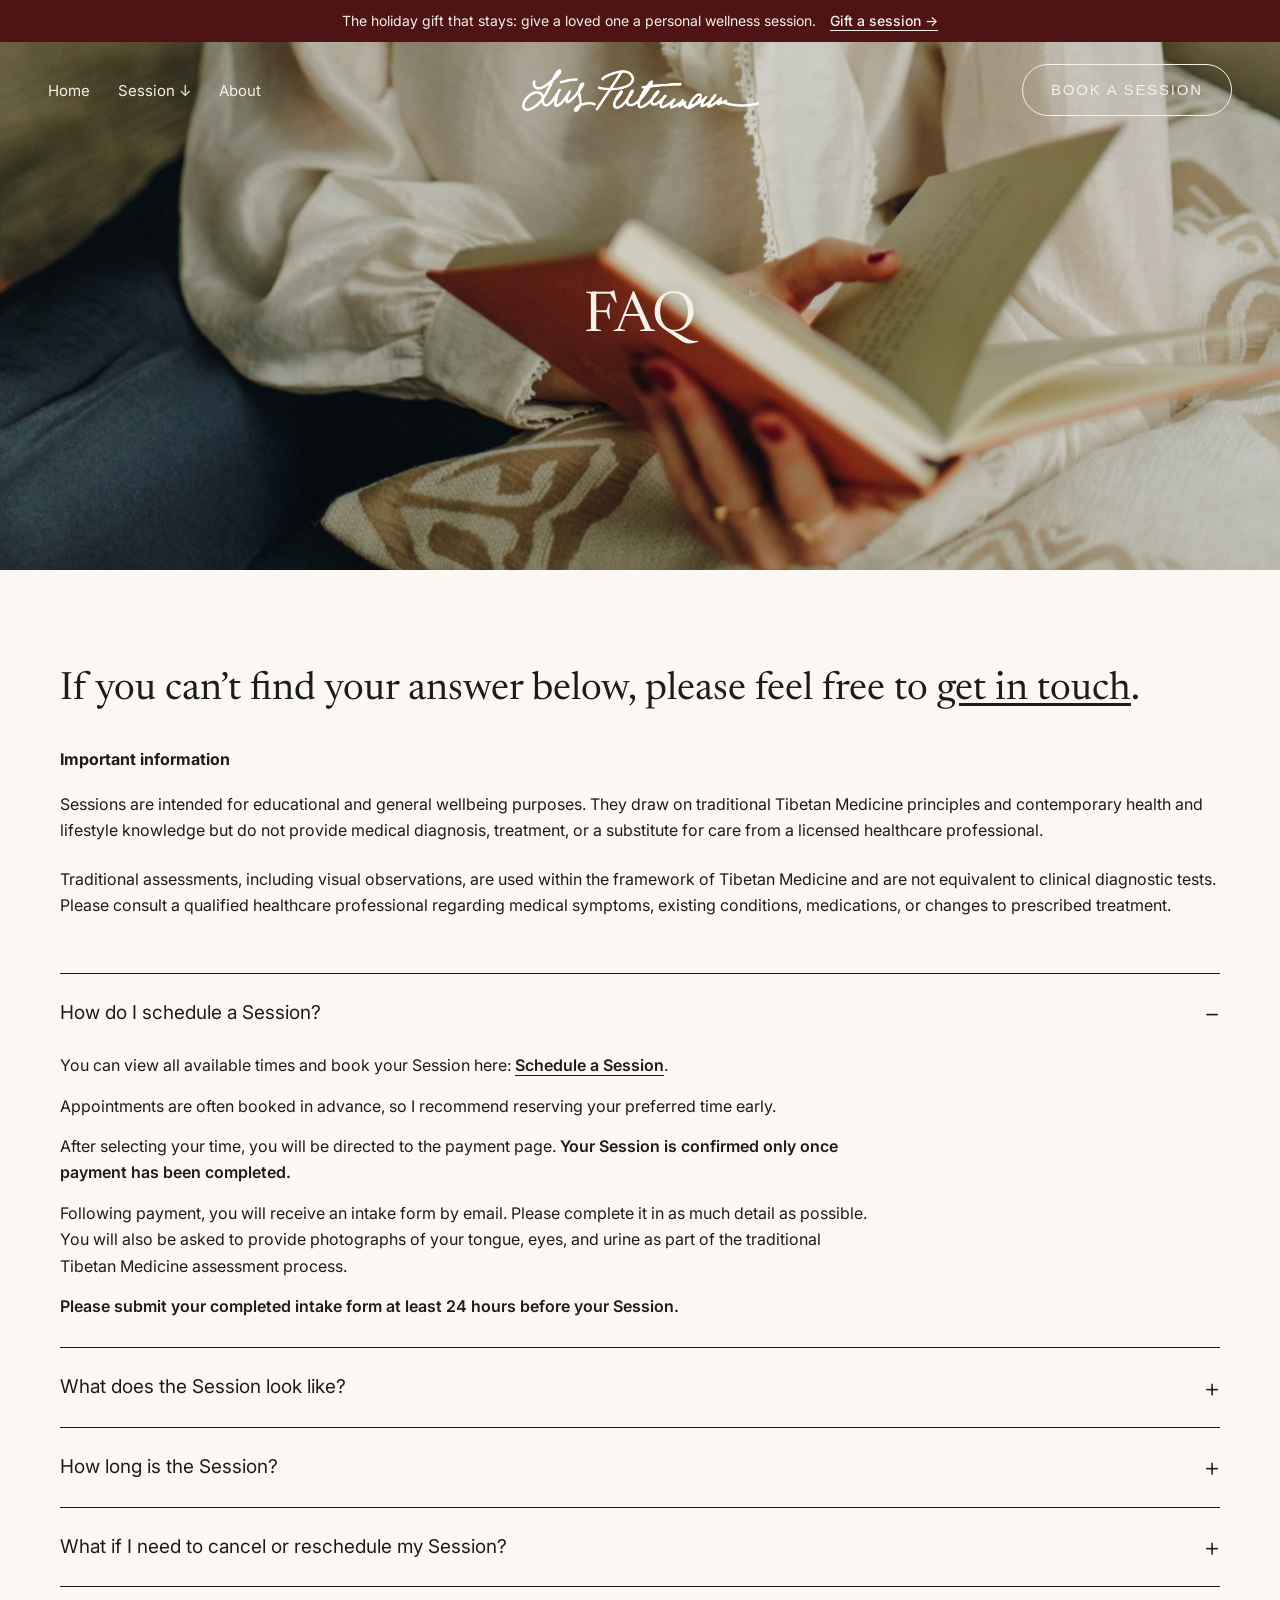
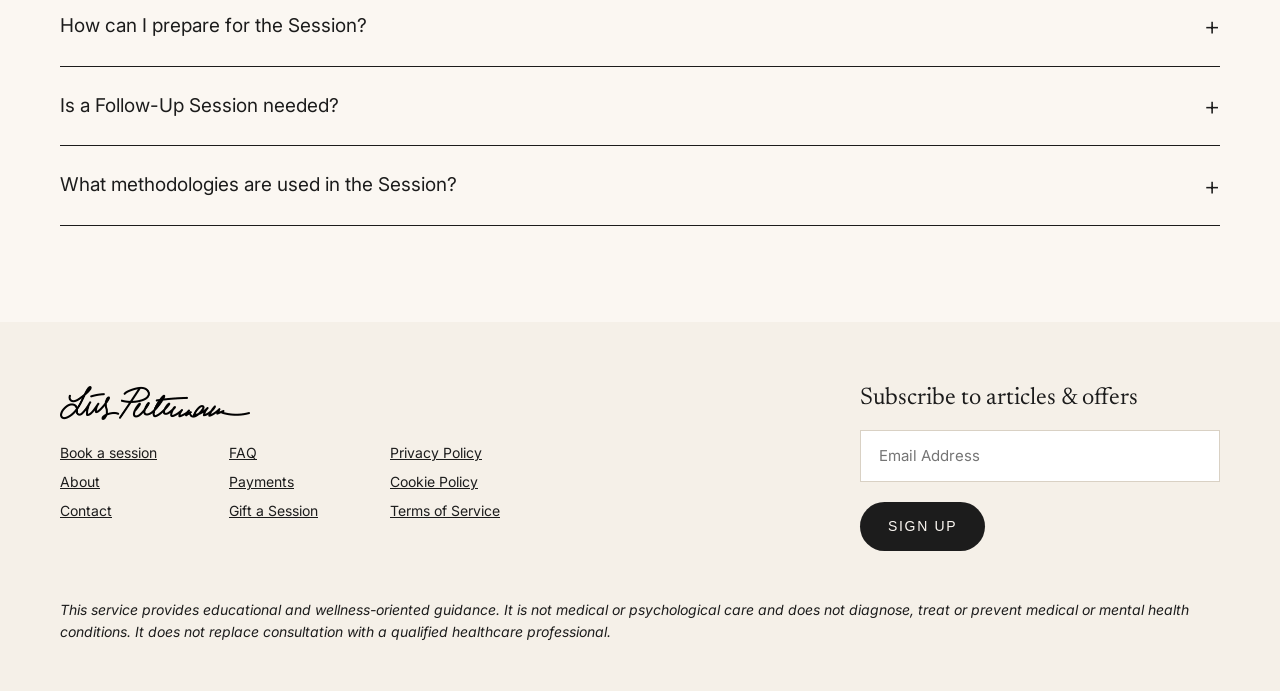
<file: faq/index.html>
<!doctype html>
<html lang="en">
<head>
<meta charset="utf-8">
<meta name="viewport" content="width=device-width, initial-scale=1">
<title>FAQ | Get Your Questions Answered — Liis Peetermann</title>
<meta name="description" content="Answers to common questions about sessions, preparation, cancellations and methodology.">
<link rel="canonical" href="https://www.liispeetermann.com/faq/">
<meta property="og:title" content="FAQ | Get Your Questions Answered — Liis Peetermann">
<meta property="og:description" content="Answers to common questions about sessions, preparation, cancellations and methodology.">
<meta property="og:image" content="https://www.liispeetermann.com/assets/images/home-hero.jpg">
<link rel="icon" href="../assets/images/favicon.png">
<link rel="preconnect" href="https://fonts.googleapis.com">
<link rel="preconnect" href="https://fonts.gstatic.com" crossorigin>
<link href="https://fonts.googleapis.com/css2?family=Inter:wght@400;500;600&family=Castoro:ital@0;1&family=Newsreader:ital,opsz,wght@0,6..72,400;1,6..72,400&display=swap" rel="stylesheet">
<link rel="stylesheet" href="../assets/css/style.css?v=4">
<script src="../assets/js/main.js?v=5" defer></script>
<script src="../assets/js/animations.js" defer></script>
</head>
<body>
<div class="lp">
<!-- GIFT BAR -->
<div class="gift-bar" style="background: #4e1414; color: #f5f0e8; display: flex; flex-wrap: wrap; align-items: center; justify-content: center; gap: 6px 14px; padding: 11px 20px; text-align: center; font-size: 14px; line-height: 1.45">
<span>The holiday gift that stays: give a loved one a personal wellness session.</span>
<a href="../giftsession/" style="font-weight: 500; text-decoration: underline; text-underline-offset: 4px">Gift a session →</a>
</div>
<!-- HERO -->
<header id="top" class="sub-hero" style="position: relative; min-height: 528px; display: flex; flex-direction: column; background: #2a2018">
<img src="../assets/images/faq-hero.jpg" alt="Liis Peetermann" style="position: absolute; inset: 0; width: 100%; height: 100%; object-fit: cover; object-position: 50% 91%">
<nav class="nav" style="position: relative; display: flex; flex-wrap: wrap; align-items: center; justify-content: space-between; gap: 16px; padding: 22px 48px">
<div class="hide-sm" style="display: flex; gap: 28px; align-items: center; flex: 1 1 0">
<a href="../">Home</a>
<a href="../#session">Session ↓</a>
<a href="../about/">About</a>
</div>
<a class="logo" href="../" aria-label="Liis Peetermann — home" style="display: block; flex: 0 0 auto; line-height: 0"><img src="../assets/images/logo-white.webp" alt="Liis Peetermann" style="display: block; width: 237px; height: auto"></a>
<div class="nav-book" style="display: flex; justify-content: flex-end; flex: 1 1 0">
<a class="btn btn-light" href="https://calendly.com/lpeetermann/session" target="_blank" rel="noopener">Book a session</a>
</div>
<button type="button" class="menu-toggle" aria-label="Open menu" aria-expanded="false" aria-controls="mobile-menu"><span></span><span></span></button>
</nav>
<div class="mobile-menu" id="mobile-menu">
<a href="../">Home</a>
<a href="../#session">Session</a>
<a href="../about/">About</a>
<a href="../giftsession/">Gift a session</a>
<a href="../faq/">FAQ</a>
<a href="../contact/">Contact</a>
<a class="btn" href="https://calendly.com/lpeetermann/session" target="_blank" rel="noopener">Book a session</a>
</div>
<div style="position: relative; flex: 1 1 auto; display: flex; align-items: center; justify-content: center; text-align: center; padding: 24px 24px 96px">
<h1 class="serif page-h1" style="margin: 0; font-size: 56px; line-height: 1.1; color: #f5f0e8; text-shadow: 0 1px 18px rgba(0,0,0,0.25)">FAQ</h1>
</div>
</header>

<!-- FAQ -->
<section class="sec" style="flex: 1 0 auto; background: #fbf7f2; padding: 96px 24px">
<div style="max-width: 1160px; margin: 0 auto; display: flex; flex-direction: column; gap: 22px">
<h2 class="serif" style="margin: 0 0 12px; font-size: 39px; line-height: 1.25">If you can’t find your answer below, please feel free to <a class="inline-link" href="../contact/">get in touch</a>.</h2>
<p style="margin: 0; font-size: 16px"><strong>Important information</strong></p>
<p style="margin: 0; font-size: 16px; line-height: 1.65">Sessions are intended for educational and general wellbeing purposes. They draw on traditional Tibetan Medicine principles and contemporary health and lifestyle knowledge but do not provide medical diagnosis, treatment, or a substitute for care from a licensed healthcare professional.</p>
<p style="margin: 0; font-size: 16px; line-height: 1.65">Traditional assessments, including visual observations, are used within the framework of Tibetan Medicine and are not equivalent to clinical diagnostic tests. Please consult a qualified healthcare professional regarding medical symptoms, existing conditions, medications, or changes to prescribed treatment.</p>
<div class="faq" style="margin-top: 32px">
<details open><summary>How do I schedule a Session?</summary><div class="ans"><p>You can view all available times and book your Session here: <a class="inline-link" href="https://calendly.com/lpeetermann/session" target="_blank" rel="noopener"><strong>Schedule a Session</strong></a>.</p><p>Appointments are often booked in advance, so I recommend reserving your preferred time early.</p><p>After selecting your time, you will be directed to the payment page. <strong>Your Session is confirmed only once payment has been completed.</strong></p><p>Following payment, you will receive an intake form by email. Please complete it in as much detail as possible. You will also be asked to provide photographs of your tongue, eyes, and urine as part of the traditional Tibetan Medicine assessment process.</p><p><strong>Please submit your completed intake form at least 24 hours before your Session.</strong></p></div></details>
<details><summary>What does the Session look like?</summary><div class="ans"><p>Your Session takes place privately over Zoom. <strong>No AI note-taking tools or meeting recordings are used.</strong></p><p>We will explore your health history, current concerns, diet, sleep, digestion, lifestyle, emotions, and stress levels to better understand your overall wellbeing and nervous system patterns. We will also discuss your most pressing questions and any emotional concerns you would like to address.</p><p>Following the Session, you will receive a comprehensive, multi-page personal plan by email. This will summarize our observations and provide practical recommendations to support your wellbeing. All suggestions are tailored to your individual circumstances and designed to fit your existing lifestyle as much as possible.</p><p><strong>You will receive your personal plan within 1–3 business days after the Session.</strong></p><p>You are welcome to email me with questions, including those that arise as you begin incorporating the suggestions into your daily life.</p><p>The Session is designed to help you better understand your body and develop practical ways to support your wellbeing over time. <strong>Putting the recommendations into practice is an important part of making meaningful, lasting changes.</strong></p></div></details>
<details><summary>How long is the Session?</summary><div class="ans"><p><strong>The Session lasts approximately 90 minutes</strong>, although it may be slightly shorter or longer depending on your individual concerns and the number of questions you have.</p><p>I recommend reserving two hours in your schedule so you don’t need to rush into another activity immediately afterward. This also allows you a little quiet time to reflect on the information before returning to your daily routine.</p></div></details>
<details><summary>What if I need to cancel or reschedule my Session?</summary><div class="ans"><p>If you need to reschedule, you can do so through the link in your <strong>Calendly confirmation email</strong> or by contacting me at <a class="inline-link" href="mailto:lpeetermann@gmail.com"><strong>lpeetermann@gmail.com</strong></a>.</p><p>You may cancel your Session <strong>free of charge up to 24 hours before the scheduled start time</strong>.</p><p>For cancellations made less than 24 hours before the Session, a <strong>50% cancellation fee applies</strong>. In the event of a no-show, <strong>the full Session fee is retained</strong>.</p><p>Any applicable refund will be issued to your original payment method within 7 business days. Payment processing fees may be deducted from the refunded amount, where permitted by applicable law.</p></div></details>
<details><summary>How can I prepare for the Session?</summary><div class="ans"><p><strong>Choose a quiet, private space with a reliable internet connection, a clear microphone, and good lighting so you can keep your camera on.</strong></p><p>Being able to see and hear each other clearly is important, as visual observation is part of the traditional Tibetan Medicine assessment process.</p><p>If possible, allow yourself a little quiet time before and after the Session to settle in, reflect, and absorb the information.</p><p>You don’t need to worry about taking notes unless you prefer to. All recommendations will be organized into a written personal plan and sent to your email <strong>within 1–3 business days after the Session</strong>.</p><p>You are also welcome to send additional questions by email.</p></div></details>
<details><summary>Is a Follow-Up Session needed?</summary><div class="ans"><p><strong>The first Session is designed to be complete in itself</strong>, providing you with a comprehensive understanding of your current wellbeing and practical guidance to move forward.</p><p>However, our bodies are constantly changing. Weather, seasons, age, stress levels, diet, and lifestyle can all influence how we feel and function.</p><p>If new concerns arise, you have additional questions, would like to revisit your wellbeing, need support with implementing changes, or simply wish to share your progress, you are welcome to schedule a Follow-Up Session.</p><p>I recommend allowing some time between Sessions so that you can incorporate the suggestions into your daily routine and observe how your body responds.</p><p><strong>Just as patterns and imbalances can develop gradually, meaningful changes often take time, consistency, and patience.</strong></p></div></details>
<details><summary>What methodologies are used in the Session?</summary><div class="ans"><p>My approach combines <strong>traditional Tibetan Medicine, modern science-based knowledge, and nervous system regulation practices</strong>, supported by deep and compassionate listening.</p><p>These approaches share many areas of interest and offer different perspectives on the relationship between physical health, emotional wellbeing, and everyday life.</p><p><strong>Tibetan Medicine forms the foundation of the Session.</strong> It is a traditional system of health and wellbeing with a history spanning thousands of years. Although it originated in Tibet, many of its observations about lifestyle, nutrition, and the relationship between body and mind can be explored alongside contemporary scientific understanding.</p><p>In Tibetan Medicine, the natural world and the human body are understood through five elements: <strong>air, fire, earth, water, and space</strong>.</p><p>Together, these elements form the macrocosm, or universe, and the microcosm, or living beings. According to this traditional framework, every person has a unique natural combination of these elements, which influences their constitution, temperament, and bodily processes.</p><p>For example, one person may have a stronger fire element, while another may have a stronger wind element. Within Tibetan Medicine, these differences are used to understand individual tendencies, including digestion, energy, and responses to the environment.</p><p>One of the central principles of Tibetan Medicine is that <strong>the effect of any substance or practice depends on the individual and their current state of balance</strong>.</p><p>Traditionally, this is expressed through the idea that something may act as either a medicine or a poison, depending on the circumstances. A food that is considered supportive at one time may be less suitable at another.</p><p>For this reason, Tibetan Medicine approaches nutrition as a dynamic and individualized practice. Dietary recommendations may change according to the seasons, personal constitution, emotional state, digestion, lifestyle, and other factors.</p><p>I combine this traditional perspective with contemporary knowledge of nutrition, movement, stress physiology, and nervous system regulation.</p><p><strong>The intention is to help you understand your individual patterns, recognize the factors influencing your wellbeing, and make informed, practical choices that support greater balance in everyday life.</strong></p></div></details>
</div>
</div>
</section>

<!-- FOOTER -->
<footer style="flex: 1 0 auto; background: #f5f0e8; padding: 64px 24px 48px">
<div style="max-width: 1160px; margin: 0 auto; display: flex; flex-direction: column; gap: 48px">
<div class="split" style="display: grid; grid-template-columns: repeat(2, minmax(0, 1fr)); gap: 56px; align-items: start">
<div style="display: flex; flex-direction: column; gap: 24px">
<a href="../" style="display: block; line-height: 0"><img src="../assets/images/logo-black.webp" alt="Liis Peetermann" style="display: block; width: 190px; height: auto"></a>
<div class="foot" style="display: flex; flex-wrap: wrap; gap: 72px; row-gap: 20px">
<div style="display: flex; flex-direction: column; gap: 12px"><a href="https://calendly.com/lpeetermann/session" target="_blank" rel="noopener">Book a session</a><a href="../about/">About</a><a href="../contact/">Contact</a></div>
<div style="display: flex; flex-direction: column; gap: 12px"><a href="../faq/">FAQ</a><a href="../payments/">Payments</a><a href="../giftsession/">Gift a Session</a></div>
<div style="display: flex; flex-direction: column; gap: 12px"><a href="../privacy-policy/">Privacy Policy</a><a href="../cookie-policy/">Cookie Policy</a><a href="../terms-of-service/">Terms of Service</a></div>
</div>
</div>
<div id="mlb2-48970971" class="sub-form ml-form-embedContainer ml-subscribe-form ml-subscribe-form-48970971" style="max-width: 360px">
<!-- NEWSLETTER: MailerLite form (account 1984183, form 205003947951261183). Styling lives in style.css, the MailerLite script and thank-you message in main.js. -->
<div class="ml-form-align-left">
<div class="ml-form-embedWrapper embedForm">
<div class="ml-form-embedBody ml-form-embedBodyDefault row-form" style="display: flex; flex-direction: column; gap: 20px">
<h3 class="serif" style="margin: 0; font-size: 24px">Subscribe to articles &amp; offers</h3>
<form class="ml-block-form" action="https://assets.mailerlite.com/jsonp/1984183/forms/205003947951261183/subscribe" data-code="" method="post" target="_blank" style="display: flex; flex-direction: column; gap: 20px; margin: 0">
<div class="ml-form-formContent">
<div class="ml-form-fieldRow ml-last-item">
<div class="ml-field-group ml-field-email ml-validate-email ml-validate-required">
<label for="lp-email" class="sr-only" style="position: absolute; width: 1px; height: 1px; overflow: hidden; clip: rect(0 0 0 0)">Email Address</label>
<input id="lp-email" aria-label="email" aria-required="true" type="email" class="form-control" data-inputmask="" name="fields[email]" placeholder="Email Address" autocomplete="email" style="display: block; width: 100%; box-sizing: border-box; height: 52px; padding: 0 18px; border: 1px solid #d9d1c4; border-radius: 0; background: #ffffff; font-family: inherit; font-size: 15px; color: #1c1c1c">
</div>
</div>
</div>
<input type="hidden" name="ml-submit" value="1">
<div class="ml-form-embedSubmit">
<button type="submit" class="btn primary" style="border: 0; cursor: pointer">Sign up</button>
<button disabled="disabled" style="display: none" type="button" class="btn loading" style="border: 0; opacity: 0.6">Signing up…</button>
</div>
<input type="hidden" name="anticsrf" value="true">
</form>
</div>
<div class="ml-form-successBody row-success" style="display: none; flex-direction: column; gap: 20px">
<h3 class="serif" style="margin: 0; font-size: 24px">Thank you</h3>
<p style="margin: 0; font-size: 16px; line-height: 1.6">You’re now subscribed. New articles and offers will arrive in your inbox.</p>
</div>
</div>
</div>
</div>
</div>
<p style="margin: 0; font-size: 14px; line-height: 1.6; font-style: italic">This service provides educational and wellness-oriented guidance. It is not medical or psychological care and does not diagnose, treat or prevent medical or mental health conditions. It does not replace consultation with a qualified healthcare professional.</p>
</div>
</footer>
</div>
</body>
</html>
</file>
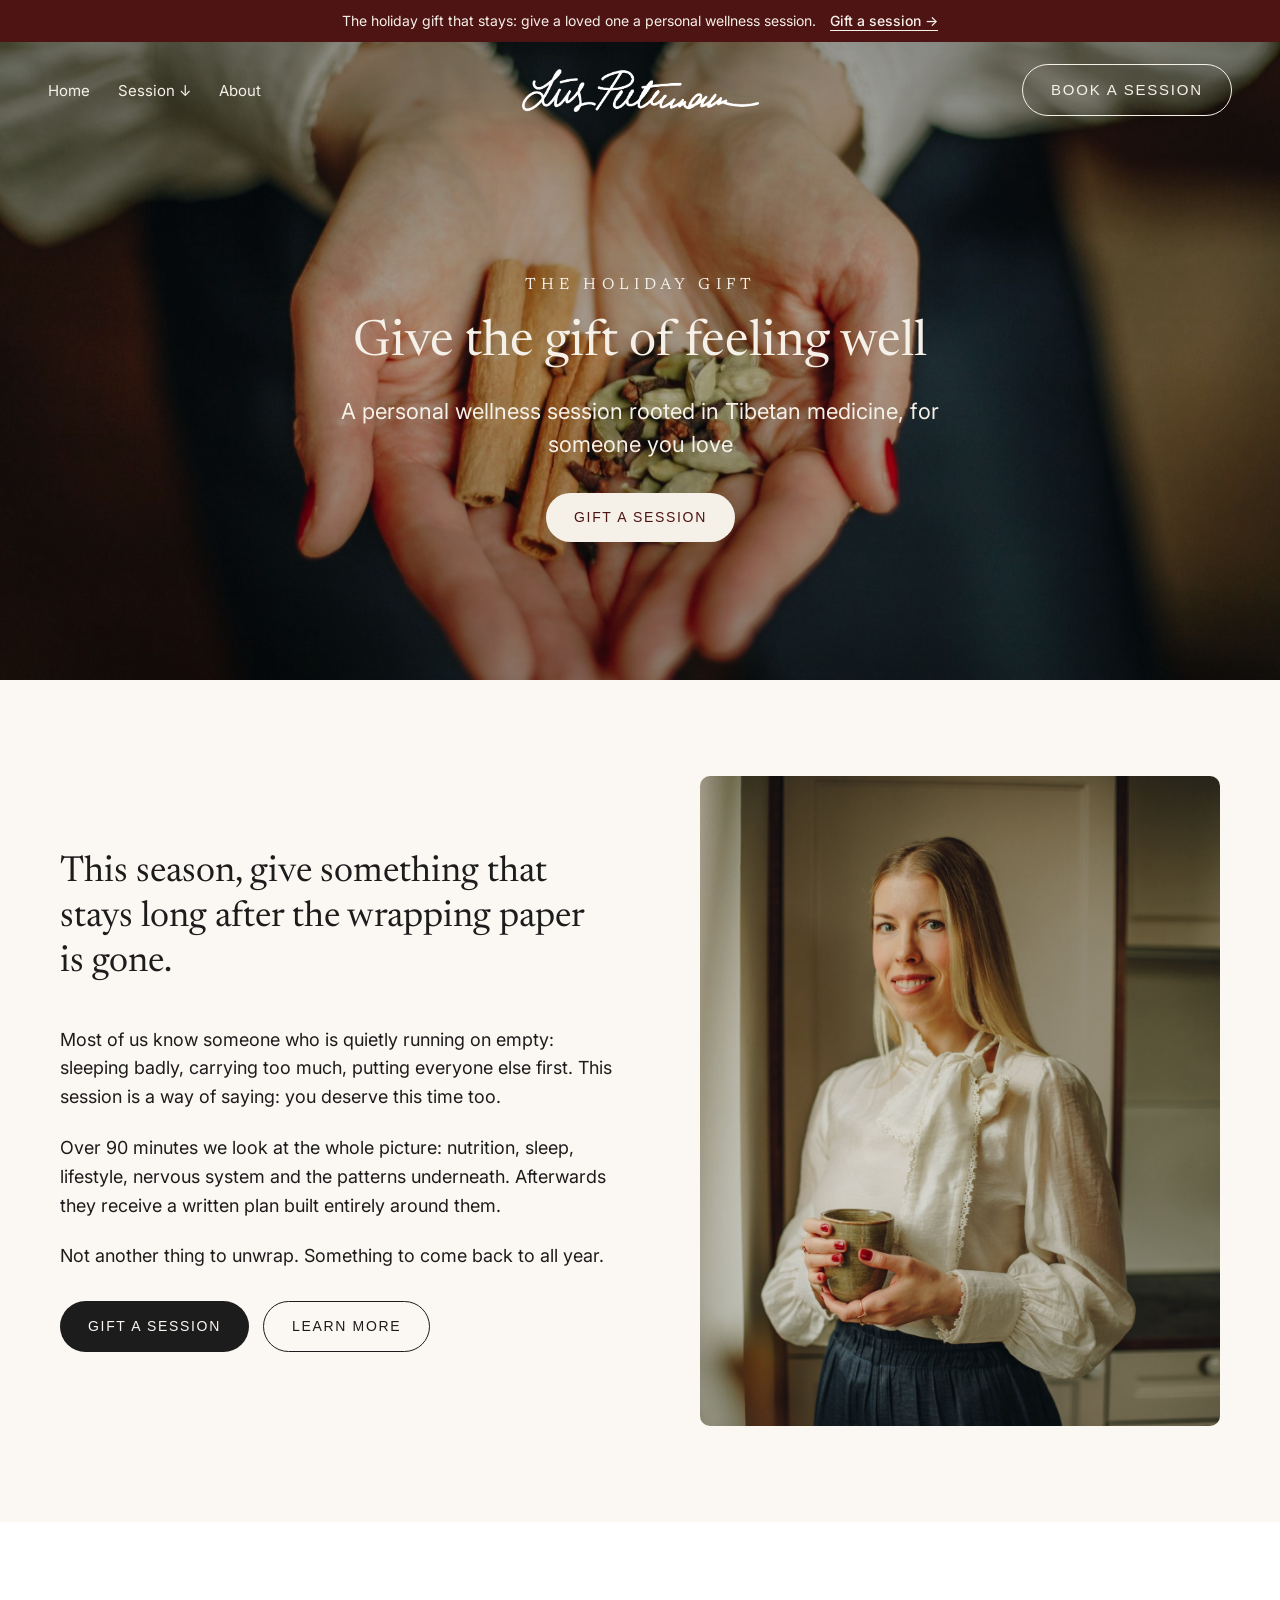
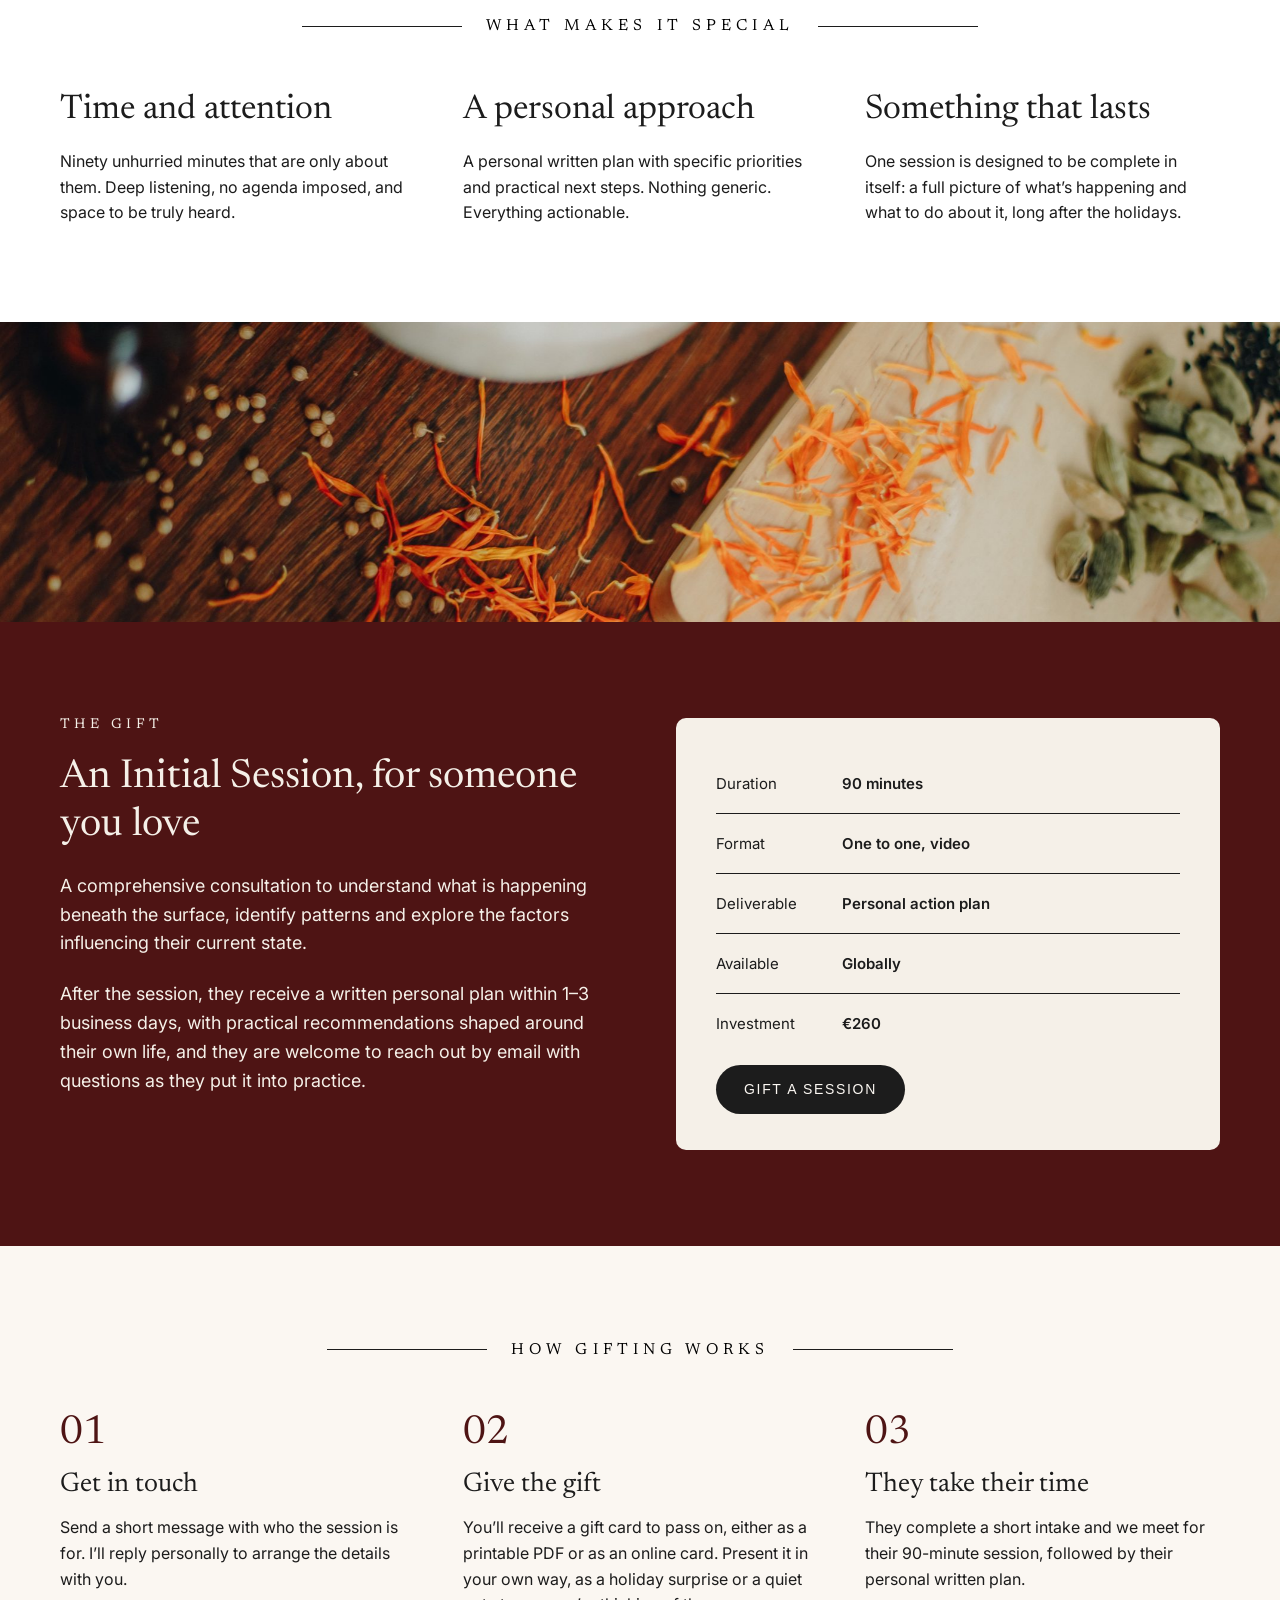
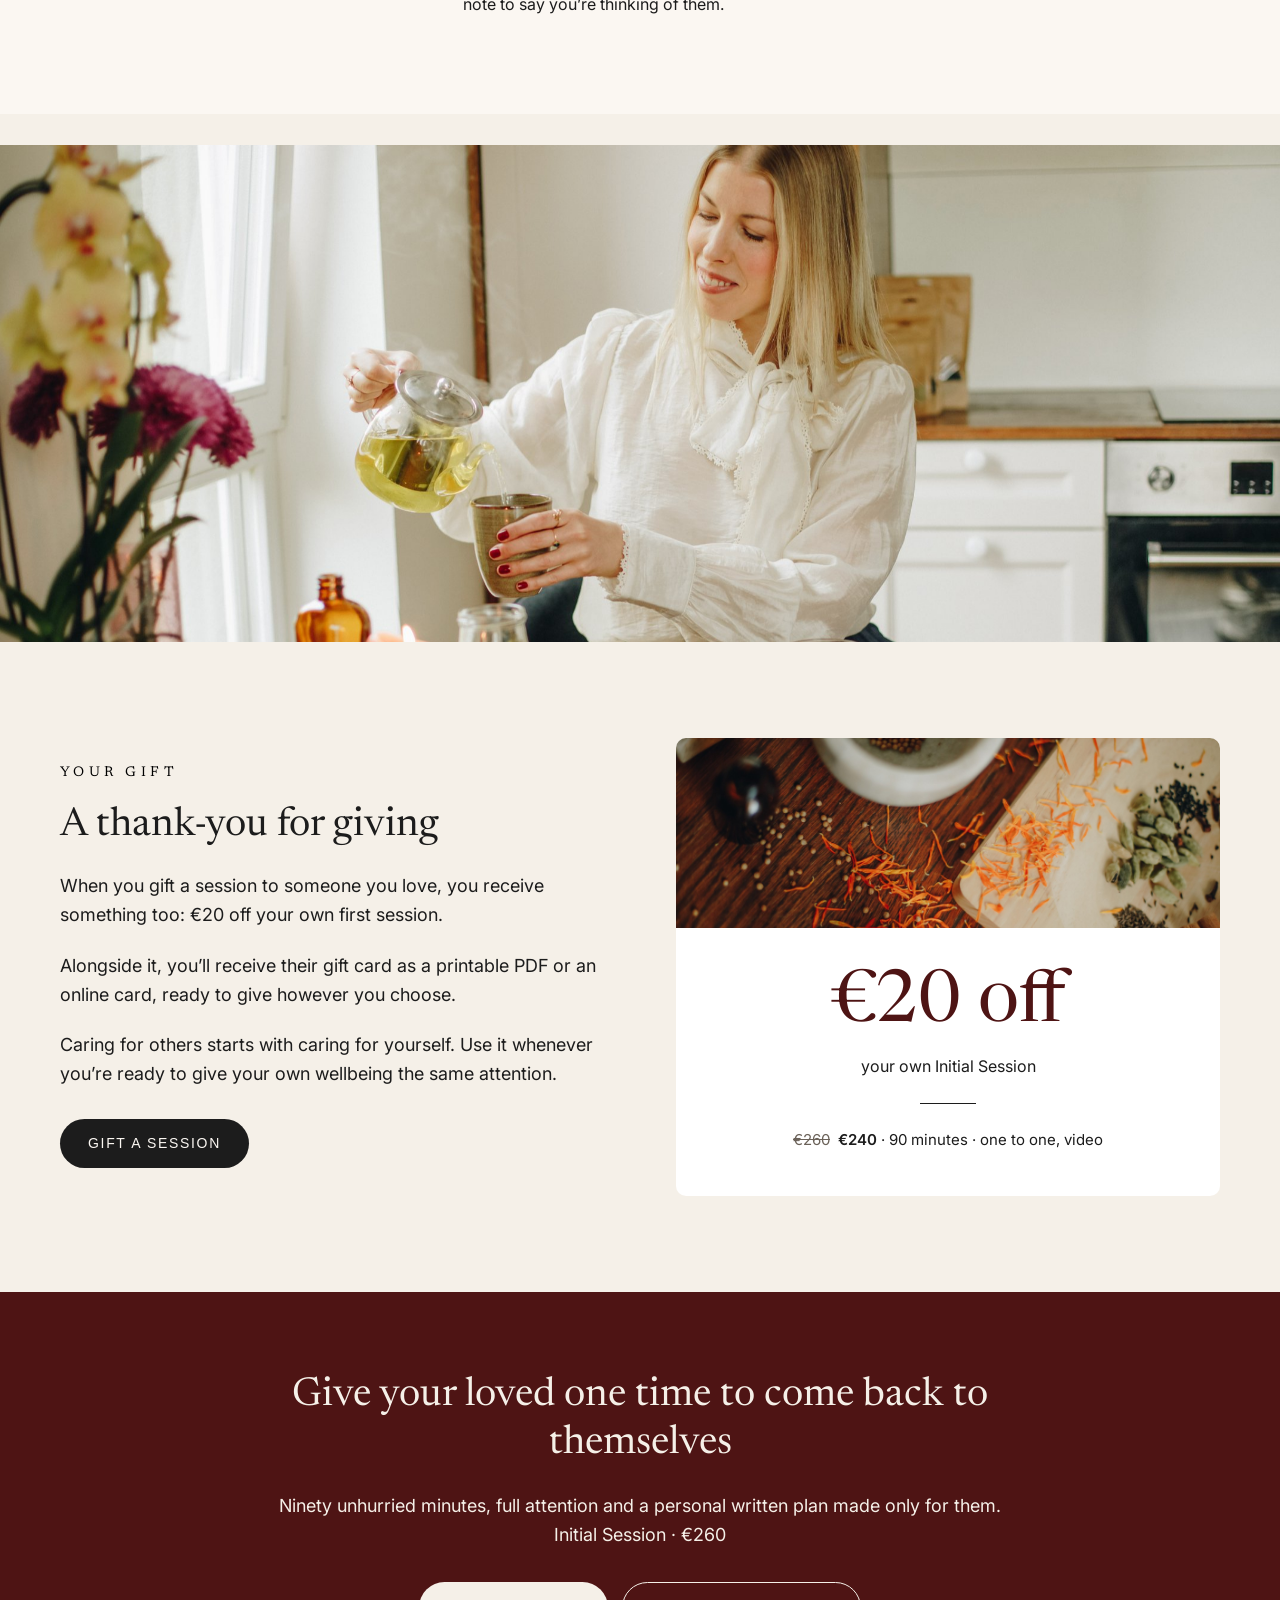
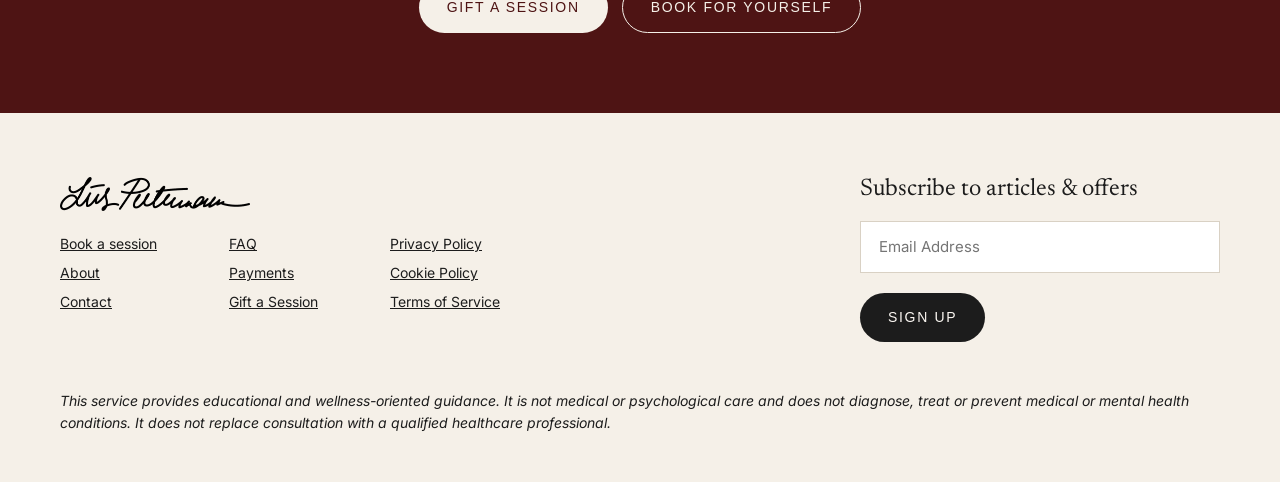
<file: giftsession/index.html>
<!doctype html>
<html lang="en">
<head>
<meta charset="utf-8">
<meta name="viewport" content="width=device-width, initial-scale=1">
<title>Gift a Session | Liis Peetermann</title>
<meta name="description" content="Give a loved one a personal wellness session rooted in Tibetan medicine — a thoughtful holiday gift.">
<link rel="canonical" href="https://www.liispeetermann.com/giftsession/">
<meta property="og:title" content="Gift a Session | Liis Peetermann">
<meta property="og:description" content="Give a loved one a personal wellness session rooted in Tibetan medicine — a thoughtful holiday gift.">
<meta property="og:image" content="https://www.liispeetermann.com/assets/images/home-hero.jpg">
<link rel="icon" href="../assets/images/favicon.png">
<link rel="preconnect" href="https://fonts.googleapis.com">
<link rel="preconnect" href="https://fonts.gstatic.com" crossorigin>
<link href="https://fonts.googleapis.com/css2?family=Inter:wght@400;500;600&family=Castoro:ital@0;1&family=Newsreader:ital,opsz,wght@0,6..72,400;1,6..72,400&display=swap" rel="stylesheet">
<link rel="stylesheet" href="../assets/css/style.css?v=4">
<script src="../assets/js/main.js?v=5" defer></script>
<script src="../assets/js/animations.js" defer></script>
</head>
<body>
<div class="lp">
<!-- GIFT BAR -->
<div class="gift-bar" style="background: #4e1414; color: #f5f0e8; display: flex; flex-wrap: wrap; align-items: center; justify-content: center; gap: 6px 14px; padding: 11px 20px; text-align: center; font-size: 14px; line-height: 1.45">
<span>The holiday gift that stays: give a loved one a personal wellness session.</span>
<a href="../giftsession/" style="font-weight: 500; text-decoration: underline; text-underline-offset: 4px">Gift a session →</a>
</div>
<!-- HERO -->
<header id="top" class="home-hero" style="position: relative; min-height: 638px; display: flex; flex-direction: column; background: #2a2018">
<img src="../assets/images/gift-hands.jpg" alt="Cupped hands offering cinnamon sticks, cardamom pods and cloves" style="position: absolute; inset: 0; width: 100%; height: 100%; object-fit: cover; object-position: 50% 55%">
<div aria-hidden="true" style="position: absolute; inset: 0; background: linear-gradient(180deg, rgba(0,0,0,0.30) 0%, rgba(0,0,0,0.22) 50%, rgba(0,0,0,0.38) 100%)"></div>
<nav class="nav" style="position: relative; display: flex; flex-wrap: wrap; align-items: center; justify-content: space-between; gap: 16px; padding: 22px 48px">
<div class="hide-sm" style="display: flex; gap: 28px; align-items: center; flex: 1 1 0">
<a href="../">Home</a>
<a href="../#session">Session ↓</a>
<a href="../about/">About</a>
</div>
<a class="logo" href="../" aria-label="Liis Peetermann — home" style="display: block; flex: 0 0 auto; line-height: 0"><img src="../assets/images/logo-white.webp" alt="Liis Peetermann" style="display: block; width: 237px; height: auto"></a>
<div class="nav-book" style="display: flex; justify-content: flex-end; flex: 1 1 0">
<a class="btn btn-light" href="https://calendly.com/lpeetermann/session" target="_blank" rel="noopener">Book a session</a>
</div>
<button type="button" class="menu-toggle" aria-label="Open menu" aria-expanded="false" aria-controls="mobile-menu"><span></span><span></span></button>
</nav>
<div class="mobile-menu" id="mobile-menu">
<a href="../">Home</a>
<a href="../#session">Session</a>
<a href="../about/">About</a>
<a href="../giftsession/">Gift a session</a>
<a href="../faq/">FAQ</a>
<a href="../contact/">Contact</a>
<a class="btn" href="https://calendly.com/lpeetermann/session" target="_blank" rel="noopener">Book a session</a>
</div>
<div style="position: relative; flex: 1 1 auto; display: flex; flex-direction: column; align-items: center; justify-content: center; text-align: center; padding: 40px 24px 40px; gap: 22px">
<h4 class="label" style="color: #f5f0e8">The holiday gift</h4>
<h1 class="serif hero-h1" style="margin: 0; font-size: 50px; line-height: 1.15; color: #f5f0e8; max-width: 820px">Give the gift of feeling well</h1>
<p class="hero-sub" style="margin: 0; font-size: 22px; line-height: 1.5; color: #f5f0e8; max-width: 680px">A personal wellness session rooted in Tibetan medicine, for someone you love</p>
<div style="padding-top: 10px"><a class="btn btn-gift" href="../contact/">Gift a session</a></div>
</div>
</header>

<!-- INTRO -->
<section class="sec" style="background: #fbf7f2; padding: 96px 24px">
<div class="split" style="max-width: 1160px; margin: 0 auto; display: grid; grid-template-columns: minmax(0, 1fr) minmax(0, 520px); gap: 88px; align-items: center">
<div style="display: flex; flex-direction: column; gap: 22px">
<h2 class="serif big" style="margin: 0 0 18px; font-size: 36px; line-height: 1.25">This season, give something that stays long after the wrapping paper is gone.</h2>
<p style="margin: 0; font-size: 18px; line-height: 1.6">Most of us know someone who is quietly running on empty: sleeping badly, carrying too much, putting everyone else first. This session is a way of saying: you deserve this time too.</p>
<p style="margin: 0; font-size: 18px; line-height: 1.6">Over 90 minutes we look at the whole picture: nutrition, sleep, lifestyle, nervous system and the patterns underneath. Afterwards they receive a written plan built entirely around them.</p>
<p style="margin: 0; font-size: 18px; line-height: 1.6">Not another thing to unwrap. Something to come back to all year.</p>
<div style="padding-top: 8px; display: flex; flex-wrap: wrap; gap: 14px"><a class="btn" href="../contact/">Gift a session</a><a class="btn btn-outline" href="../">Learn more</a></div>
</div>
<img src="../assets/images/gift-portrait-mug.jpg" alt="Liis smiling, holding a ceramic mug in both hands" style="display: block; width: 100%; aspect-ratio: 4 / 5; object-fit: cover; object-position: 50% 15%; border-radius: 10px">
</div>
</section>

<!-- WHY IT MAKES A GOOD GIFT -->
<section class="sec" style="background: #ffffff; padding: 96px 24px">
<div style="max-width: 1160px; margin: 0 auto; display: flex; flex-direction: column; gap: 56px">
<div style="display: flex; align-items: center; justify-content: center; gap: 24px">
<div style="height: 1px; width: 160px; background: #1c1c1c"></div>
<h4 class="label">What makes it special</h4>
<div style="height: 1px; width: 160px; background: #1c1c1c"></div>
</div>
<div class="cols3" style="display: grid; grid-template-columns: repeat(3, minmax(0, 1fr)); gap: 48px">
<div style="display: flex; flex-direction: column; gap: 18px">
<h2 class="serif" style="margin: 0; font-size: 34px; line-height: 1.2">Time and attention</h2>
<p style="margin: 0; font-size: 16px; line-height: 1.6">Ninety unhurried minutes that are only about them. Deep listening, no agenda imposed, and space to be truly heard.</p>
</div>
<div style="display: flex; flex-direction: column; gap: 18px">
<h2 class="serif" style="margin: 0; font-size: 34px; line-height: 1.2">A personal approach</h2>
<p style="margin: 0; font-size: 16px; line-height: 1.6">A personal written plan with specific priorities and practical next steps. Nothing generic. Everything actionable.</p>
</div>
<div style="display: flex; flex-direction: column; gap: 18px">
<h2 class="serif" style="margin: 0; font-size: 34px; line-height: 1.2">Something that lasts</h2>
<p style="margin: 0; font-size: 16px; line-height: 1.6">One session is designed to be complete in itself: a full picture of what’s happening and what to do about it, long after the holidays.</p>
</div>
</div>
</div>
</section>

<!-- HERBS BAND -->
<img class="band" src="../assets/images/gift-herbs-band.jpg" alt="Saffron threads, coriander seeds, cardamom pods and spices on a wooden table" style="display: block; width: 100%; height: 300px; object-fit: cover; object-position: 50% 45%">

<!-- THE GIFT -->
<section class="sec" style="background: #4e1414; color: #f5f0e8; padding: 96px 24px">
<div class="split" style="max-width: 1160px; margin: 0 auto; display: grid; grid-template-columns: repeat(2, minmax(0, 1fr)); gap: 72px; align-items: start">
<div style="display: flex; flex-direction: column; gap: 22px">
<h4 class="label" style="color: #f5f0e8; font-size: 14px">The gift</h4>
<h2 class="serif big" style="margin: 0; font-size: 40px; line-height: 1.2; color: #f5f0e8">An Initial Session, for someone you love</h2>
<p style="margin: 0; font-size: 18px; line-height: 1.6">A comprehensive consultation to understand what is happening beneath the surface, identify patterns and explore the factors influencing their current state.</p>
<p style="margin: 0; font-size: 18px; line-height: 1.6">After the session, they receive a written personal plan within <span style="white-space: nowrap">1–3</span> business days, with practical recommendations shaped around their own life, and they are welcome to reach out by email with questions as they put it into practice.</p>
</div>
<div style="background: #f5f0e8; color: #1c1c1c; border-radius: 10px; padding: 36px 40px; display: flex; flex-direction: column">
<div style="display: grid; grid-template-columns: 110px 1fr; gap: 16px; padding: 20px 0; border-bottom: 1px solid #1c1c1c; font-size: 15px"><span>Duration</span><strong style="font-weight: 600">90 minutes</strong></div>
<div style="display: grid; grid-template-columns: 110px 1fr; gap: 16px; padding: 20px 0; border-bottom: 1px solid #1c1c1c; font-size: 15px"><span>Format</span><strong style="font-weight: 600">One to one, video</strong></div>
<div style="display: grid; grid-template-columns: 110px 1fr; gap: 16px; padding: 20px 0; border-bottom: 1px solid #1c1c1c; font-size: 15px"><span>Deliverable</span><strong style="font-weight: 600">Personal action plan</strong></div>
<div style="display: grid; grid-template-columns: 110px 1fr; gap: 16px; padding: 20px 0; border-bottom: 1px solid #1c1c1c; font-size: 15px"><span>Available</span><strong style="font-weight: 600">Globally</strong></div>
<div style="display: grid; grid-template-columns: 110px 1fr; gap: 16px; padding: 20px 0; font-size: 15px"><span>Investment</span><strong style="font-weight: 600">€260</strong></div>
<div style="padding-top: 12px"><a class="btn" href="../contact/">Gift a session</a></div>
</div>
</div>
</section>

<!-- HOW GIFTING WORKS -->
<section class="sec" style="background: #fbf7f2; padding: 96px 24px">
<div style="max-width: 1160px; margin: 0 auto; display: flex; flex-direction: column; gap: 56px">
<div style="display: flex; align-items: center; justify-content: center; gap: 24px">
<div style="height: 1px; width: 160px; background: #1c1c1c"></div>
<h4 class="label">How gifting works</h4>
<div style="height: 1px; width: 160px; background: #1c1c1c"></div>
</div>
<div class="cols3" style="display: grid; grid-template-columns: repeat(3, minmax(0, 1fr)); gap: 48px">
<div style="display: flex; flex-direction: column; gap: 14px"><p class="serif" style="margin: 0; font-size: 40px; line-height: 1; color: #4e1414">01</p><h3 class="serif" style="margin: 0; font-size: 27px; line-height: 1.25">Get in touch</h3><p style="margin: 0; font-size: 16px; line-height: 1.6">Send a short message with who the session is for. I’ll reply personally to arrange the details with you.</p></div>
<div style="display: flex; flex-direction: column; gap: 14px"><p class="serif" style="margin: 0; font-size: 40px; line-height: 1; color: #4e1414">02</p><h3 class="serif" style="margin: 0; font-size: 27px; line-height: 1.25">Give the gift</h3><p style="margin: 0; font-size: 16px; line-height: 1.6">You’ll receive a gift card to pass on, either as a printable PDF or as an online card. Present it in your own way, as a holiday surprise or a quiet note to say you’re thinking of them.</p></div>
<div style="display: flex; flex-direction: column; gap: 14px"><p class="serif" style="margin: 0; font-size: 40px; line-height: 1; color: #4e1414">03</p><h3 class="serif" style="margin: 0; font-size: 27px; line-height: 1.25">They take their time</h3><p style="margin: 0; font-size: 16px; line-height: 1.6">They complete a short intake and we meet for their 90-minute session, followed by their personal written plan.</p></div>
</div>
</div>
</section>

<!-- PHOTO BAND -->
<img class="band-tall" src="../assets/images/band-tea.jpg" alt="Liis pouring herbal tea at a table set with herbs and spices" style="display: block; width: 100%; height: 528px; object-fit: cover; object-position: 50% 50%">

<!-- YOUR GIFT -->
<section class="sec" style="background: #f5f0e8; padding: 96px 24px">
<div class="split" style="max-width: 1160px; margin: 0 auto; display: grid; grid-template-columns: repeat(2, minmax(0, 1fr)); gap: 72px; align-items: center">
<div style="display: flex; flex-direction: column; gap: 22px">
<h4 class="label" style="font-size: 14px">Your gift</h4>
<h2 class="serif big" style="margin: 0; font-size: 40px; line-height: 1.2">A thank-you for giving</h2>
<p style="margin: 0; font-size: 18px; line-height: 1.6">When you gift a session to someone you love, you receive something too: €20 off your own first session.</p>
<p style="margin: 0; font-size: 18px; line-height: 1.6">Alongside it, you’ll receive their gift card as a printable PDF or an online card, ready to give however you choose.</p>
<p style="margin: 0; font-size: 18px; line-height: 1.6">Caring for others starts with caring for yourself. Use it whenever you’re ready to give your own wellbeing the same attention.</p>
<div style="padding-top: 8px"><a class="btn" href="../contact/">Gift a session</a></div>
</div>
<div style="background: #ffffff; border-radius: 10px; overflow: hidden; display: flex; flex-direction: column">
<img src="../assets/images/gift-herbs-band.jpg" alt="Saffron threads, coriander seeds, cardamom pods and spices on a wooden table" style="display: block; width: 100%; height: 190px; object-fit: cover; object-position: 50% 35%">
<div style="padding: 40px 40px 44px; display: flex; flex-direction: column; align-items: center; gap: 14px; text-align: center">
<p class="serif" style="margin: 0; font-size: 72px; line-height: 1; color: #4e1414">€20 off</p>
<p style="margin: 0; font-size: 16px; line-height: 1.6">your own Initial Session</p>
<div style="width: 56px; height: 1px; background: #1c1c1c; margin: 10px 0"></div>
<p style="margin: 0; font-size: 15px; line-height: 1.6"><span style="text-decoration: line-through; color: #6b6259">€260</span>&nbsp;&nbsp;<strong style="font-weight: 600">€240</strong> · 90 minutes · one to one, video</p>
</div>
</div>
</div>
</section>

<!-- GIFT CTA -->
<section class="sec" style="background: #4e1414; color: #f5f0e8; padding: 80px 24px">
<div style="max-width: 760px; margin: 0 auto; display: flex; flex-direction: column; align-items: center; gap: 24px; text-align: center">
<h2 class="serif big" style="margin: 0; font-size: 40px; line-height: 1.2; color: #f5f0e8">Give your loved one time to come back to themselves</h2>
<p style="margin: 0; font-size: 18px; line-height: 1.6">Ninety unhurried minutes, full attention and a personal written plan made only for them.<br>Initial Session · €260</p>
<div style="display: flex; flex-wrap: wrap; gap: 14px; justify-content: center; padding-top: 8px">
<a class="btn btn-gift" href="../contact/">Gift a session</a>
<a class="btn btn-light" href="https://calendly.com/lpeetermann/session" target="_blank" rel="noopener">Book for yourself</a>
</div>
</div>
</section>

<!-- FOOTER -->
<footer style="flex: 1 0 auto; background: #f5f0e8; padding: 64px 24px 48px">
<div style="max-width: 1160px; margin: 0 auto; display: flex; flex-direction: column; gap: 48px">
<div class="split" style="display: grid; grid-template-columns: repeat(2, minmax(0, 1fr)); gap: 56px; align-items: start">
<div style="display: flex; flex-direction: column; gap: 24px">
<a href="../" style="display: block; line-height: 0"><img src="../assets/images/logo-black.webp" alt="Liis Peetermann" style="display: block; width: 190px; height: auto"></a>
<div class="foot" style="display: flex; flex-wrap: wrap; gap: 72px; row-gap: 20px">
<div style="display: flex; flex-direction: column; gap: 12px"><a href="https://calendly.com/lpeetermann/session" target="_blank" rel="noopener">Book a session</a><a href="../about/">About</a><a href="../contact/">Contact</a></div>
<div style="display: flex; flex-direction: column; gap: 12px"><a href="../faq/">FAQ</a><a href="../payments/">Payments</a><a href="../giftsession/">Gift a Session</a></div>
<div style="display: flex; flex-direction: column; gap: 12px"><a href="../privacy-policy/">Privacy Policy</a><a href="../cookie-policy/">Cookie Policy</a><a href="../terms-of-service/">Terms of Service</a></div>
</div>
</div>
<div id="mlb2-48970971" class="sub-form ml-form-embedContainer ml-subscribe-form ml-subscribe-form-48970971" style="max-width: 360px">
<!-- NEWSLETTER: MailerLite form (account 1984183, form 205003947951261183). Styling lives in style.css, the MailerLite script and thank-you message in main.js. -->
<div class="ml-form-align-left">
<div class="ml-form-embedWrapper embedForm">
<div class="ml-form-embedBody ml-form-embedBodyDefault row-form" style="display: flex; flex-direction: column; gap: 20px">
<h3 class="serif" style="margin: 0; font-size: 24px">Subscribe to articles &amp; offers</h3>
<form class="ml-block-form" action="https://assets.mailerlite.com/jsonp/1984183/forms/205003947951261183/subscribe" data-code="" method="post" target="_blank" style="display: flex; flex-direction: column; gap: 20px; margin: 0">
<div class="ml-form-formContent">
<div class="ml-form-fieldRow ml-last-item">
<div class="ml-field-group ml-field-email ml-validate-email ml-validate-required">
<label for="lp-email" class="sr-only" style="position: absolute; width: 1px; height: 1px; overflow: hidden; clip: rect(0 0 0 0)">Email Address</label>
<input id="lp-email" aria-label="email" aria-required="true" type="email" class="form-control" data-inputmask="" name="fields[email]" placeholder="Email Address" autocomplete="email" style="display: block; width: 100%; box-sizing: border-box; height: 52px; padding: 0 18px; border: 1px solid #d9d1c4; border-radius: 0; background: #ffffff; font-family: inherit; font-size: 15px; color: #1c1c1c">
</div>
</div>
</div>
<input type="hidden" name="ml-submit" value="1">
<div class="ml-form-embedSubmit">
<button type="submit" class="btn primary" style="border: 0; cursor: pointer">Sign up</button>
<button disabled="disabled" style="display: none" type="button" class="btn loading" style="border: 0; opacity: 0.6">Signing up…</button>
</div>
<input type="hidden" name="anticsrf" value="true">
</form>
</div>
<div class="ml-form-successBody row-success" style="display: none; flex-direction: column; gap: 20px">
<h3 class="serif" style="margin: 0; font-size: 24px">Thank you</h3>
<p style="margin: 0; font-size: 16px; line-height: 1.6">You’re now subscribed. New articles and offers will arrive in your inbox.</p>
</div>
</div>
</div>
</div>
</div>
<p style="margin: 0; font-size: 14px; line-height: 1.6; font-style: italic">This service provides educational and wellness-oriented guidance. It is not medical or psychological care and does not diagnose, treat or prevent medical or mental health conditions. It does not replace consultation with a qualified healthcare professional.</p>
</div>
</footer>
</div>
</body>
</html>
</file>
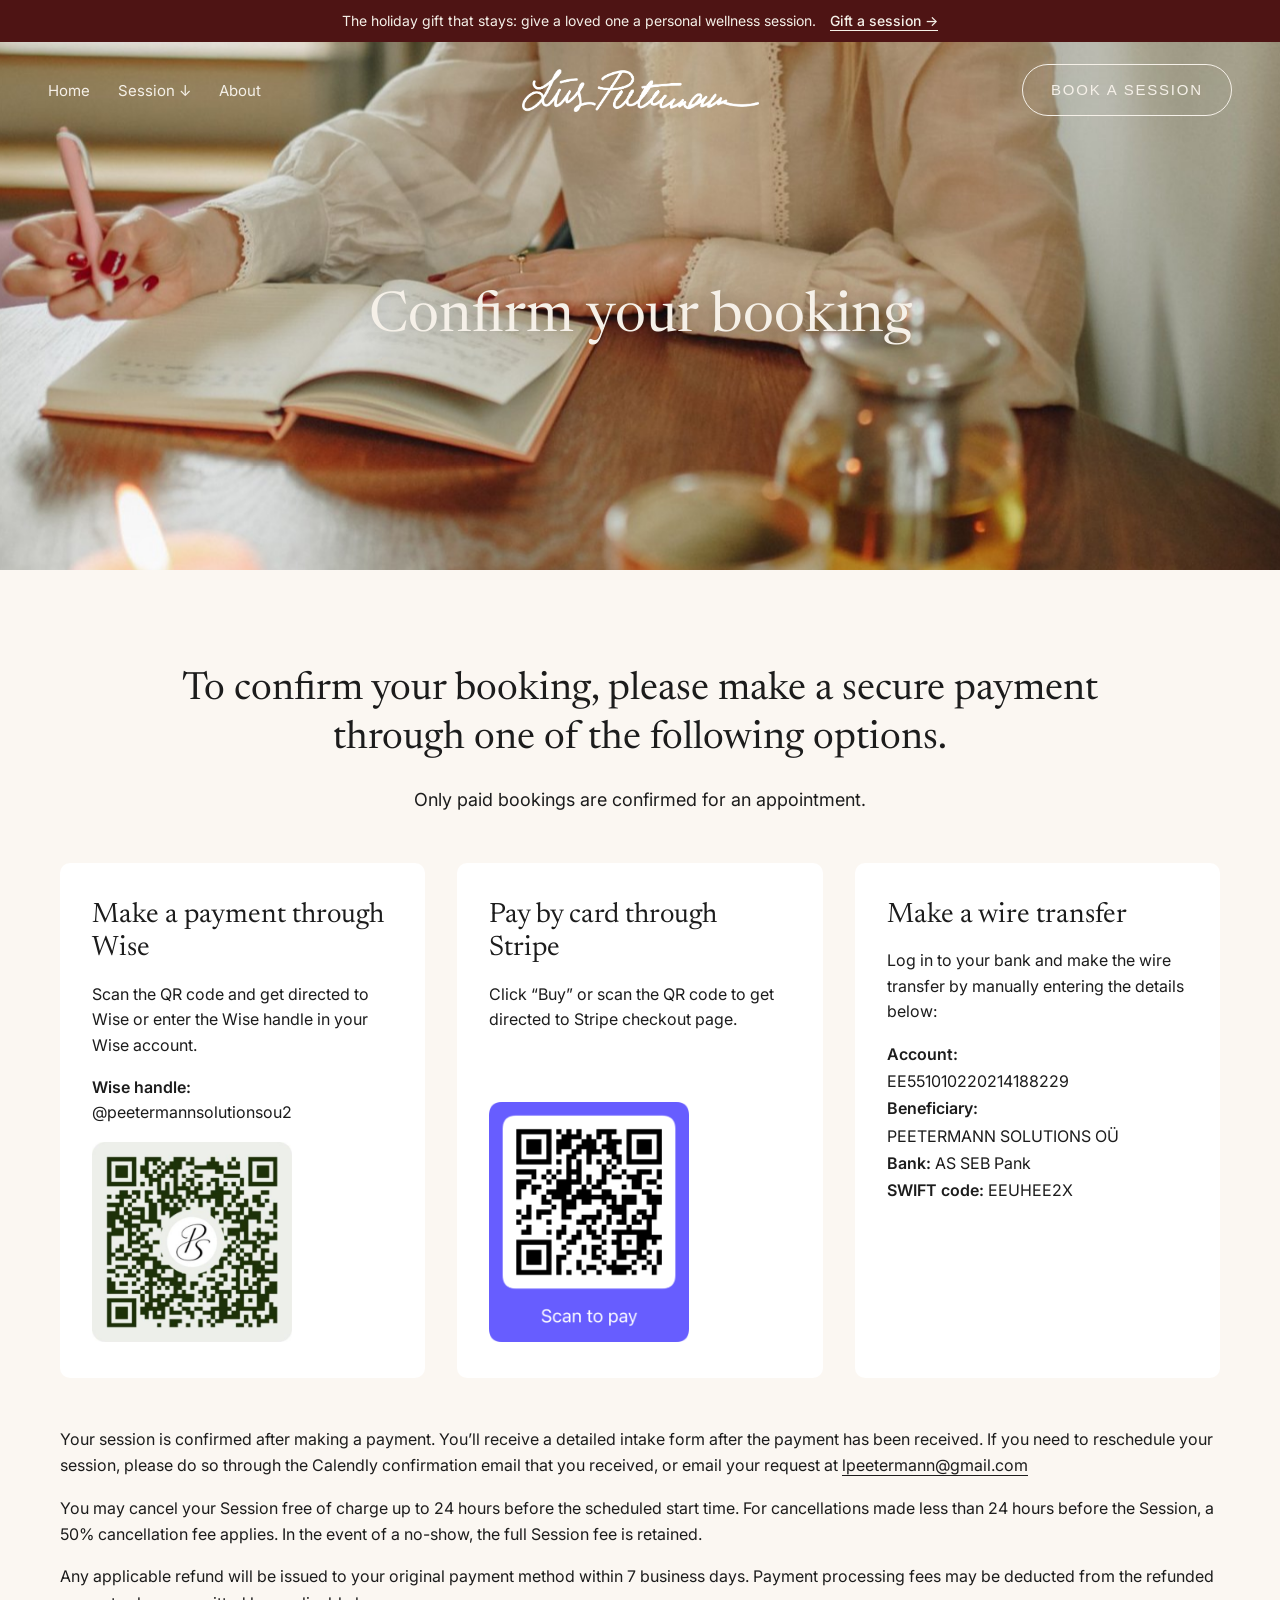
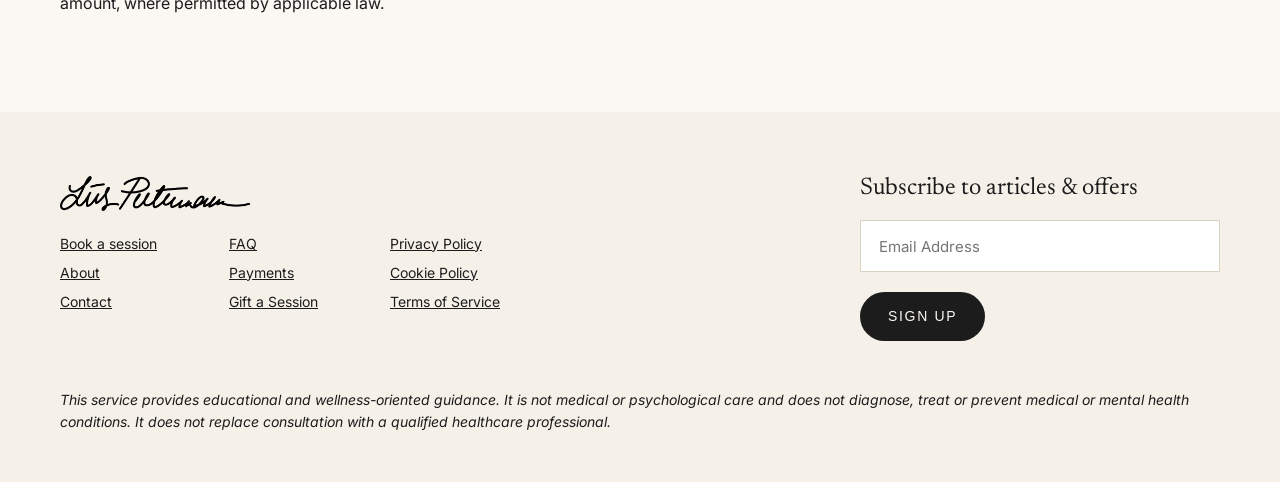
<file: payments/index.html>
<!doctype html>
<html lang="en">
<head>
<meta charset="utf-8">
<meta name="viewport" content="width=device-width, initial-scale=1">
<title>Payments | Confirm Your Booking — Liis Peetermann</title>
<meta name="description" content="Confirm your booking with a secure payment through Wise, Stripe or wire transfer.">
<link rel="canonical" href="https://www.liispeetermann.com/payments/">
<meta property="og:title" content="Payments | Confirm Your Booking — Liis Peetermann">
<meta property="og:description" content="Confirm your booking with a secure payment through Wise, Stripe or wire transfer.">
<meta property="og:image" content="https://www.liispeetermann.com/assets/images/home-hero.jpg">
<link rel="icon" href="../assets/images/favicon.png">
<link rel="preconnect" href="https://fonts.googleapis.com">
<link rel="preconnect" href="https://fonts.gstatic.com" crossorigin>
<link href="https://fonts.googleapis.com/css2?family=Inter:wght@400;500;600&family=Castoro:ital@0;1&family=Newsreader:ital,opsz,wght@0,6..72,400;1,6..72,400&display=swap" rel="stylesheet">
<link rel="stylesheet" href="../assets/css/style.css?v=4">
<script async src="https://js.stripe.com/v3/buy-button.js"></script>
<script src="../assets/js/main.js?v=5" defer></script>
<script src="../assets/js/animations.js" defer></script>
</head>
<body>
<div class="lp">
<!-- GIFT BAR -->
<div class="gift-bar" style="background: #4e1414; color: #f5f0e8; display: flex; flex-wrap: wrap; align-items: center; justify-content: center; gap: 6px 14px; padding: 11px 20px; text-align: center; font-size: 14px; line-height: 1.45">
<span>The holiday gift that stays: give a loved one a personal wellness session.</span>
<a href="../giftsession/" style="font-weight: 500; text-decoration: underline; text-underline-offset: 4px">Gift a session →</a>
</div>
<!-- HERO -->
<header id="top" class="sub-hero" style="position: relative; min-height: 528px; display: flex; flex-direction: column; background: #2a2018">
<img src="../assets/images/payments-hero.jpg" alt="Liis Peetermann" style="position: absolute; inset: 0; width: 100%; height: 100%; object-fit: cover; object-position: 50% 55%">
<nav class="nav" style="position: relative; display: flex; flex-wrap: wrap; align-items: center; justify-content: space-between; gap: 16px; padding: 22px 48px">
<div class="hide-sm" style="display: flex; gap: 28px; align-items: center; flex: 1 1 0">
<a href="../">Home</a>
<a href="../#session">Session ↓</a>
<a href="../about/">About</a>
</div>
<a class="logo" href="../" aria-label="Liis Peetermann — home" style="display: block; flex: 0 0 auto; line-height: 0"><img src="../assets/images/logo-white.webp" alt="Liis Peetermann" style="display: block; width: 237px; height: auto"></a>
<div class="nav-book" style="display: flex; justify-content: flex-end; flex: 1 1 0">
<a class="btn btn-light" href="https://calendly.com/lpeetermann/session" target="_blank" rel="noopener">Book a session</a>
</div>
<button type="button" class="menu-toggle" aria-label="Open menu" aria-expanded="false" aria-controls="mobile-menu"><span></span><span></span></button>
</nav>
<div class="mobile-menu" id="mobile-menu">
<a href="../">Home</a>
<a href="../#session">Session</a>
<a href="../about/">About</a>
<a href="../giftsession/">Gift a session</a>
<a href="../faq/">FAQ</a>
<a href="../contact/">Contact</a>
<a class="btn" href="https://calendly.com/lpeetermann/session" target="_blank" rel="noopener">Book a session</a>
</div>
<div style="position: relative; flex: 1 1 auto; display: flex; align-items: center; justify-content: center; text-align: center; padding: 24px 24px 96px">
<h1 class="serif page-h1" style="margin: 0; font-size: 56px; line-height: 1.1; color: #f5f0e8; text-shadow: 0 1px 18px rgba(0,0,0,0.25)">Confirm your booking</h1>
</div>
</header>

<!-- PAYMENTS -->
<section class="sec" style="flex: 1 0 auto; background: #fbf7f2; padding: 96px 24px">
<div style="max-width: 1160px; margin: 0 auto; display: flex; flex-direction: column; gap: 48px">
<div style="display: flex; flex-direction: column; align-items: center; gap: 22px; text-align: center">
<h2 class="serif" style="margin: 0; max-width: 1000px; font-size: 39px; line-height: 1.25">To confirm your booking, please make a secure payment through one of the following options.</h2>
<p style="margin: 0; font-size: 18px; line-height: 1.6">Only paid bookings are confirmed for an appointment.</p>
</div>
<div class="pay-cards" style="display: grid; grid-template-columns: repeat(3, minmax(0, 1fr)); gap: 32px; align-items: stretch">
<div style="background: #ffffff; border-radius: 10px; padding: 36px 32px; display: flex; flex-direction: column; gap: 16px">
<h3 class="serif" style="margin: 0; font-size: 28px; line-height: 1.2">Make a payment through Wise</h3>
<p style="margin: 0; font-size: 16px; line-height: 1.6">Scan the QR code and get directed to Wise or enter the Wise handle in your Wise account.</p>
<p style="margin: 0; font-size: 16px; line-height: 1.6"><strong style="font-weight: 600">Wise handle:</strong><br>@peetermannsolutionsou2</p>
<a href="https://wise.com/pay/business/peetermannsolutionsou2" style="display: block; margin-top: auto; line-height: 0"><img src="../assets/images/qr-wise.png" alt="Peetermann Solutions QR code for Wise payments" style="display: block; width: 100%; max-width: 200px; height: auto"></a>
</div>
<div style="background: #ffffff; border-radius: 10px; padding: 36px 32px; display: flex; flex-direction: column; gap: 16px">
<h3 class="serif" style="margin: 0; font-size: 28px; line-height: 1.2">Pay by card through Stripe</h3>
<p style="margin: 0; font-size: 16px; line-height: 1.6">Click “Buy” or scan the QR code to get directed to Stripe checkout page.</p>
<div><stripe-buy-button buy-button-id="buy_btn_1UfF8sDLSiAQQSCozk2OF5NG" publishable-key="pk_live_51MLSXxDLSiAQQSCoaUar4r1pXxYSv3D5ysBcxLaVLtWJ5v4AfDfYM5sQQCek81mxUWHRbWvlSGIKdHEop0S2ATdf00MFAONPiY"></stripe-buy-button></div>
<a href="https://buy.stripe.com/8x200j1bX3k1gag0lRd3i02" style="display: block; margin-top: auto; line-height: 0"><img src="../assets/images/qr-stripe-2.png" alt="Peetermann Solutions QR code for Stripe payments" style="display: block; width: 100%; max-width: 200px; height: auto"></a>
</div>
<div style="background: #ffffff; border-radius: 10px; padding: 36px 32px; display: flex; flex-direction: column; gap: 16px">
<h3 class="serif" style="margin: 0; font-size: 28px; line-height: 1.2">Make a wire transfer</h3>
<p style="margin: 0; font-size: 16px; line-height: 1.6">Log in to your bank and make the wire transfer by manually entering the details below:</p>
<p style="margin: 0; font-size: 16px; line-height: 1.7"><strong style="font-weight: 600">Account:</strong><br>EE551010220214188229<br><strong style="font-weight: 600">Beneficiary:</strong><br>PEETERMANN SOLUTIONS OÜ<br><strong style="font-weight: 600">Bank:</strong> AS SEB Pank<br><strong style="font-weight: 600">SWIFT code:</strong> EEUHEE2X</p>
</div>
</div>
<div style="display: flex; flex-direction: column; gap: 16px">
<p style="margin: 0; font-size: 16px; line-height: 1.65">Your session is confirmed after making a payment. You’ll receive a detailed intake form after the payment has been received. If you need to reschedule your session, please do so through the Calendly confirmation email that you received, or email your request at <a class="inline-link" href="mailto:lpeetermann@gmail.com">lpeetermann@gmail.com</a></p>
<p style="margin: 0; font-size: 16px; line-height: 1.65">You may cancel your Session free of charge up to 24 hours before the scheduled start time. For cancellations made less than 24 hours before the Session, a 50% cancellation fee applies. In the event of a no-show, the full Session fee is retained.</p>
<p style="margin: 0; font-size: 16px; line-height: 1.65">Any applicable refund will be issued to your original payment method within 7 business days. Payment processing fees may be deducted from the refunded amount, where permitted by applicable law.</p>
</div>
</div>
</section>

<!-- FOOTER -->
<footer style="flex: 1 0 auto; background: #f5f0e8; padding: 64px 24px 48px">
<div style="max-width: 1160px; margin: 0 auto; display: flex; flex-direction: column; gap: 48px">
<div class="split" style="display: grid; grid-template-columns: repeat(2, minmax(0, 1fr)); gap: 56px; align-items: start">
<div style="display: flex; flex-direction: column; gap: 24px">
<a href="../" style="display: block; line-height: 0"><img src="../assets/images/logo-black.webp" alt="Liis Peetermann" style="display: block; width: 190px; height: auto"></a>
<div class="foot" style="display: flex; flex-wrap: wrap; gap: 72px; row-gap: 20px">
<div style="display: flex; flex-direction: column; gap: 12px"><a href="https://calendly.com/lpeetermann/session" target="_blank" rel="noopener">Book a session</a><a href="../about/">About</a><a href="../contact/">Contact</a></div>
<div style="display: flex; flex-direction: column; gap: 12px"><a href="../faq/">FAQ</a><a href="../payments/">Payments</a><a href="../giftsession/">Gift a Session</a></div>
<div style="display: flex; flex-direction: column; gap: 12px"><a href="../privacy-policy/">Privacy Policy</a><a href="../cookie-policy/">Cookie Policy</a><a href="../terms-of-service/">Terms of Service</a></div>
</div>
</div>
<div id="mlb2-48970971" class="sub-form ml-form-embedContainer ml-subscribe-form ml-subscribe-form-48970971" style="max-width: 360px">
<!-- NEWSLETTER: MailerLite form (account 1984183, form 205003947951261183). Styling lives in style.css, the MailerLite script and thank-you message in main.js. -->
<div class="ml-form-align-left">
<div class="ml-form-embedWrapper embedForm">
<div class="ml-form-embedBody ml-form-embedBodyDefault row-form" style="display: flex; flex-direction: column; gap: 20px">
<h3 class="serif" style="margin: 0; font-size: 24px">Subscribe to articles &amp; offers</h3>
<form class="ml-block-form" action="https://assets.mailerlite.com/jsonp/1984183/forms/205003947951261183/subscribe" data-code="" method="post" target="_blank" style="display: flex; flex-direction: column; gap: 20px; margin: 0">
<div class="ml-form-formContent">
<div class="ml-form-fieldRow ml-last-item">
<div class="ml-field-group ml-field-email ml-validate-email ml-validate-required">
<label for="lp-email" class="sr-only" style="position: absolute; width: 1px; height: 1px; overflow: hidden; clip: rect(0 0 0 0)">Email Address</label>
<input id="lp-email" aria-label="email" aria-required="true" type="email" class="form-control" data-inputmask="" name="fields[email]" placeholder="Email Address" autocomplete="email" style="display: block; width: 100%; box-sizing: border-box; height: 52px; padding: 0 18px; border: 1px solid #d9d1c4; border-radius: 0; background: #ffffff; font-family: inherit; font-size: 15px; color: #1c1c1c">
</div>
</div>
</div>
<input type="hidden" name="ml-submit" value="1">
<div class="ml-form-embedSubmit">
<button type="submit" class="btn primary" style="border: 0; cursor: pointer">Sign up</button>
<button disabled="disabled" style="display: none" type="button" class="btn loading" style="border: 0; opacity: 0.6">Signing up…</button>
</div>
<input type="hidden" name="anticsrf" value="true">
</form>
</div>
<div class="ml-form-successBody row-success" style="display: none; flex-direction: column; gap: 20px">
<h3 class="serif" style="margin: 0; font-size: 24px">Thank you</h3>
<p style="margin: 0; font-size: 16px; line-height: 1.6">You’re now subscribed. New articles and offers will arrive in your inbox.</p>
</div>
</div>
</div>
</div>
</div>
<p style="margin: 0; font-size: 14px; line-height: 1.6; font-style: italic">This service provides educational and wellness-oriented guidance. It is not medical or psychological care and does not diagnose, treat or prevent medical or mental health conditions. It does not replace consultation with a qualified healthcare professional.</p>
</div>
</footer>
</div>
</body>
</html>
</file>
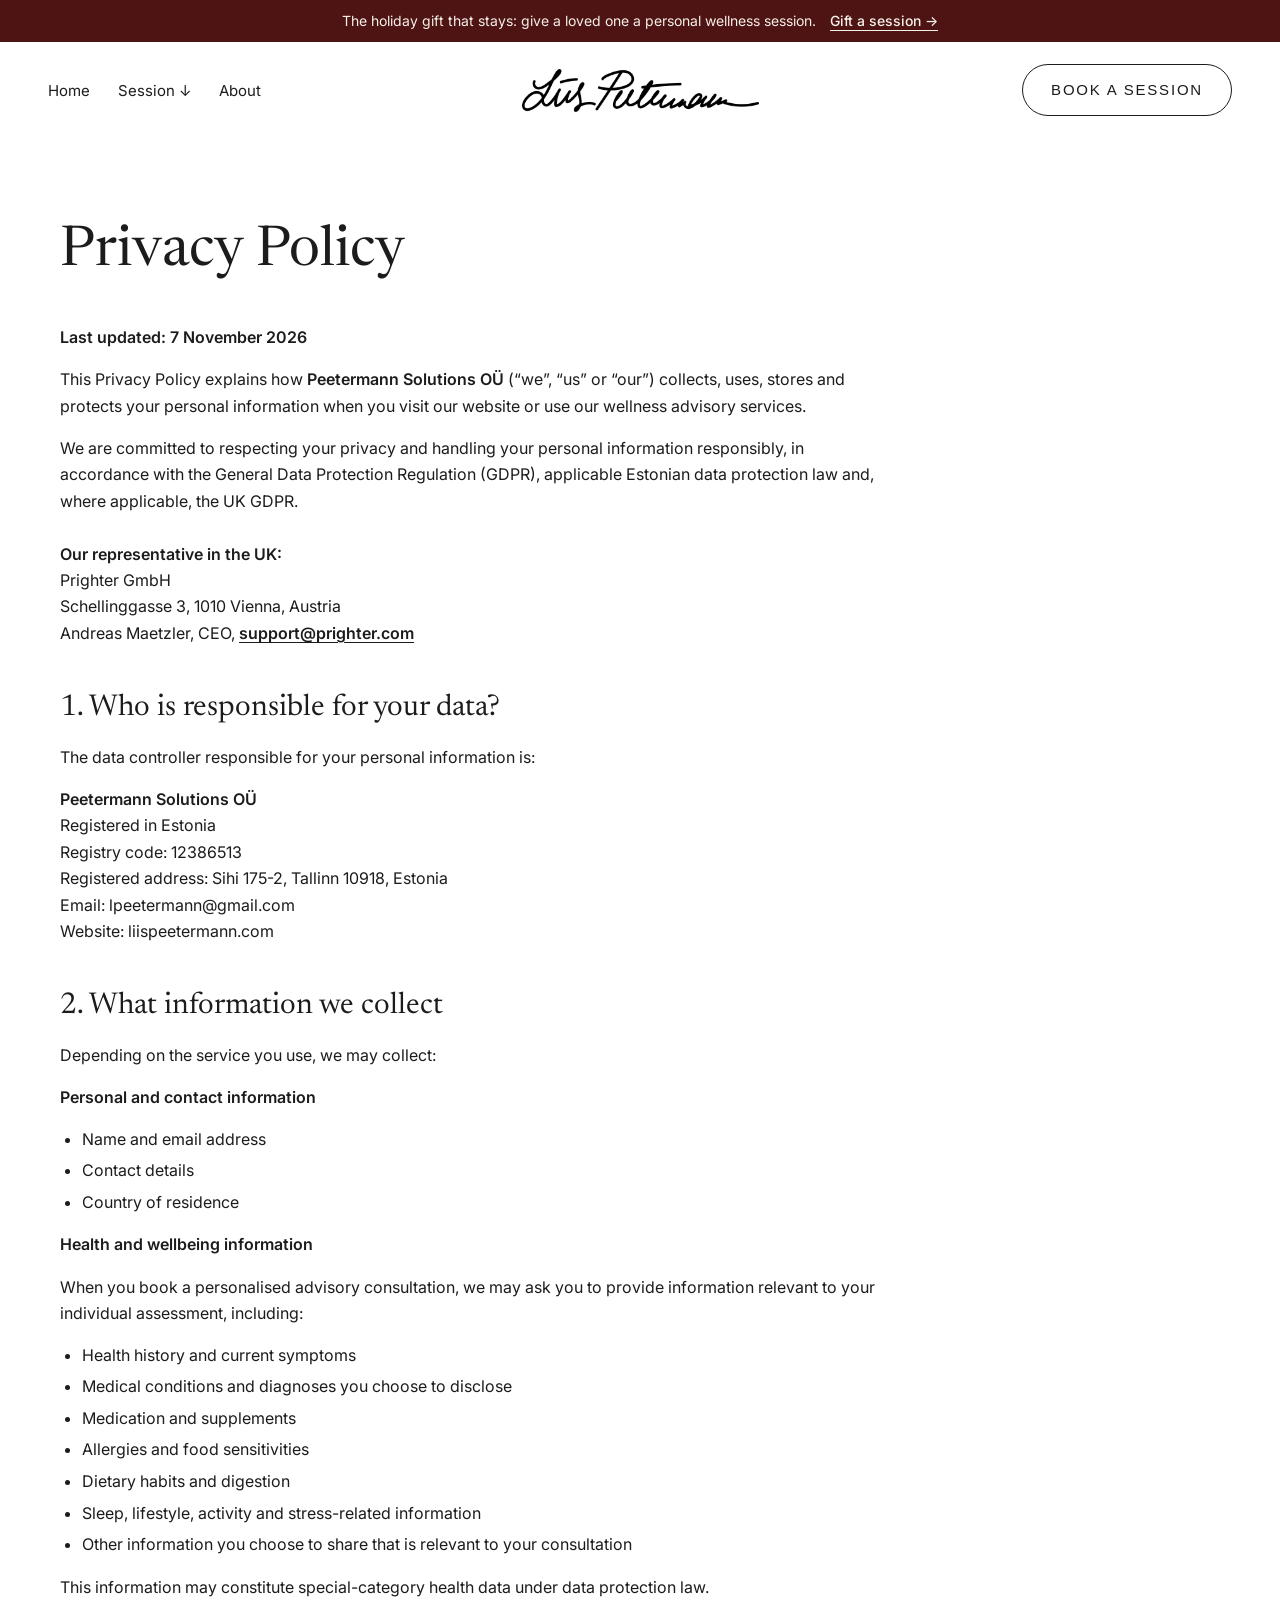
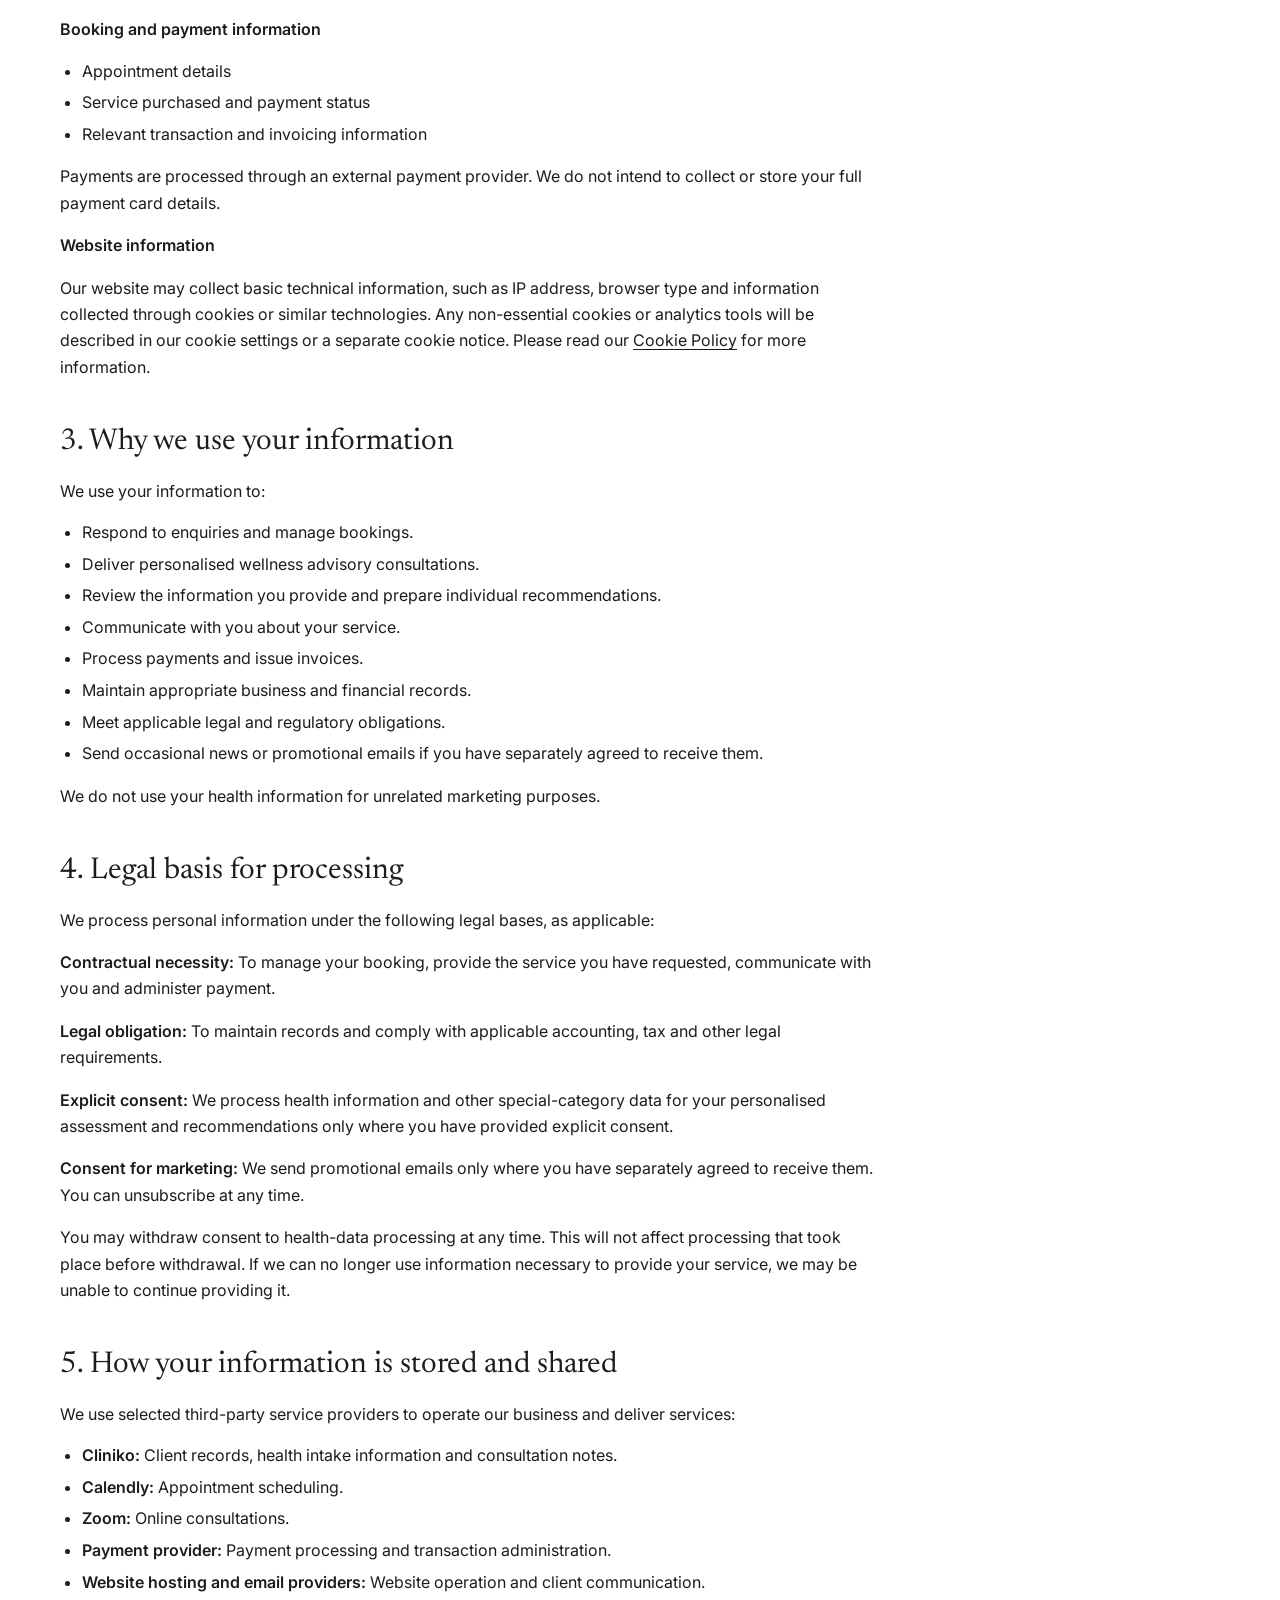
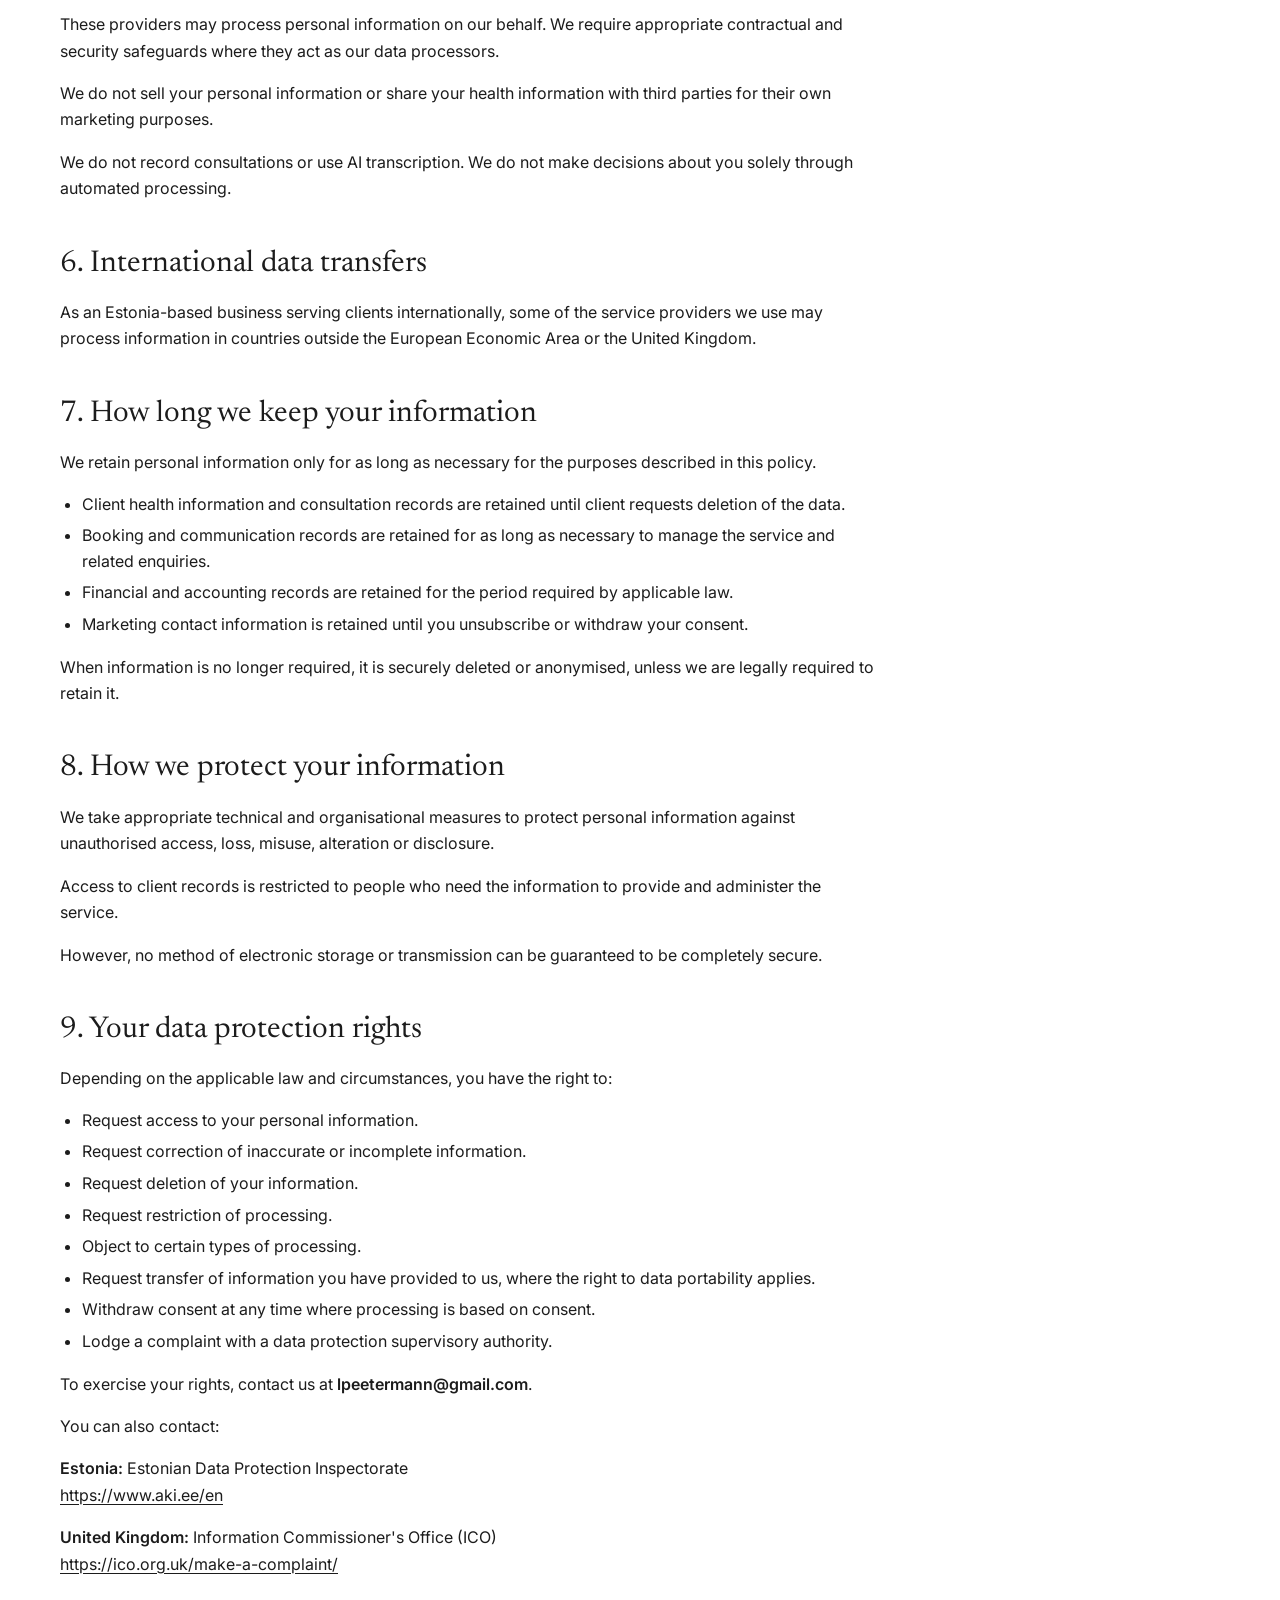
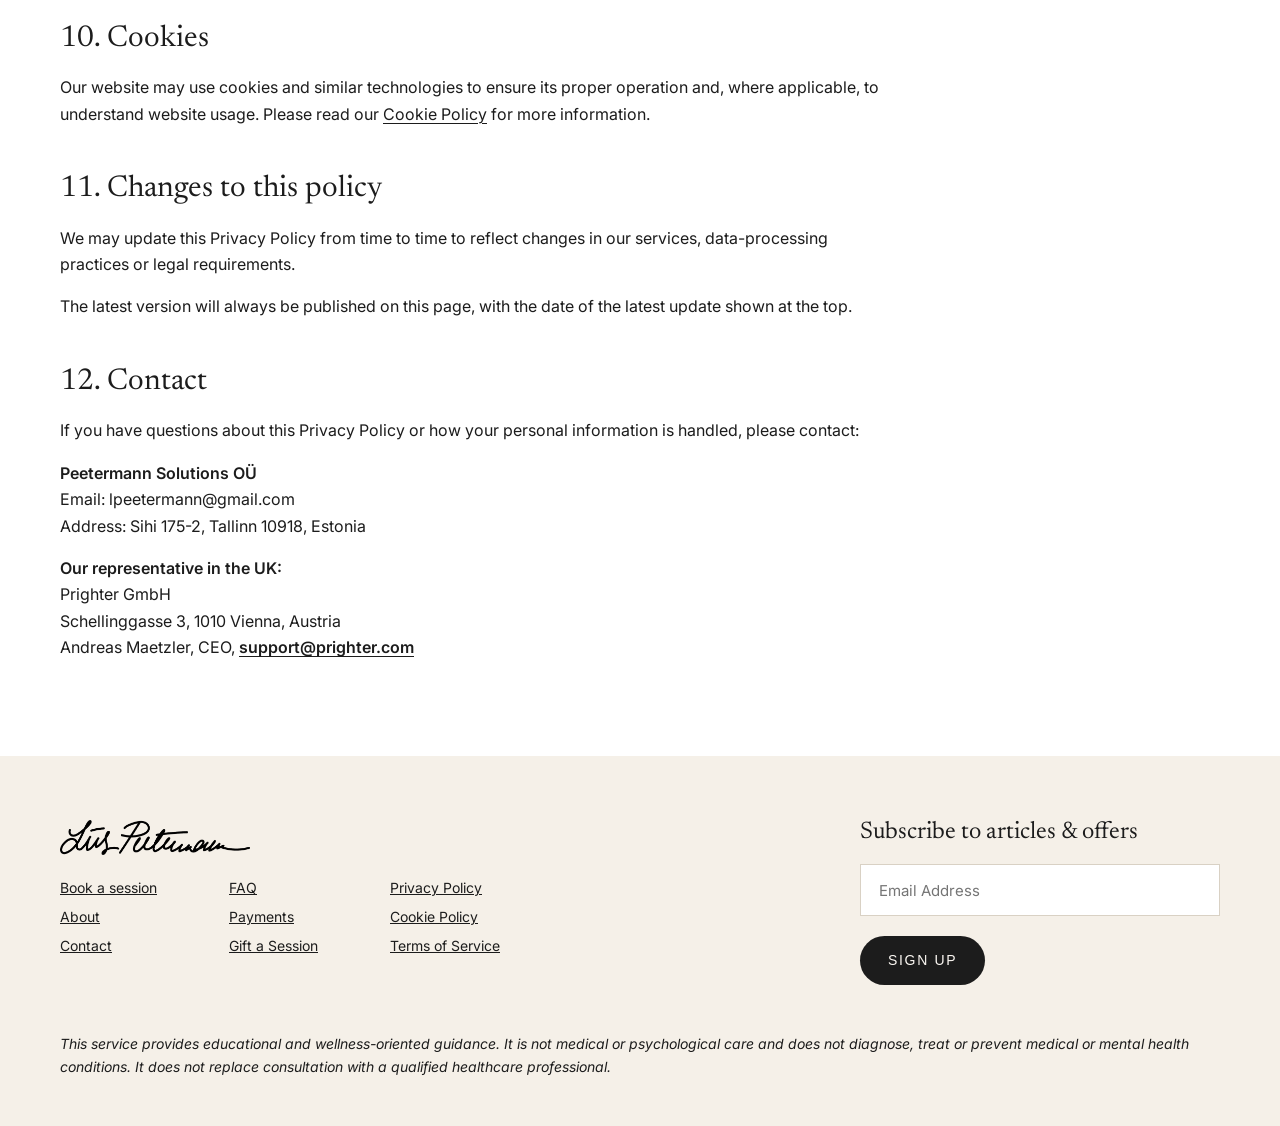
<file: privacy-policy/index.html>
<!doctype html>
<html lang="en">
<head>
<meta charset="utf-8">
<meta name="viewport" content="width=device-width, initial-scale=1">
<title>Privacy Policy — Liis Peetermann</title>
<meta name="description" content="Privacy Policy of Peetermann Solutions OÜ.">
<link rel="canonical" href="https://www.liispeetermann.com/privacy-policy/">
<meta property="og:title" content="Privacy Policy — Liis Peetermann">
<meta property="og:description" content="Privacy Policy of Peetermann Solutions OÜ.">
<meta property="og:image" content="https://www.liispeetermann.com/assets/images/home-hero.jpg">
<link rel="icon" href="../assets/images/favicon.png">
<link rel="preconnect" href="https://fonts.googleapis.com">
<link rel="preconnect" href="https://fonts.gstatic.com" crossorigin>
<link href="https://fonts.googleapis.com/css2?family=Inter:wght@400;500;600&family=Castoro:ital@0;1&family=Newsreader:ital,opsz,wght@0,6..72,400;1,6..72,400&display=swap" rel="stylesheet">
<link rel="stylesheet" href="../assets/css/style.css?v=4">
<script src="../assets/js/main.js?v=5" defer></script>
<script src="../assets/js/animations.js" defer></script>
</head>
<body>
<div class="lp">
<!-- GIFT BAR -->
<div class="gift-bar" style="background: #4e1414; color: #f5f0e8; display: flex; flex-wrap: wrap; align-items: center; justify-content: center; gap: 6px 14px; padding: 11px 20px; text-align: center; font-size: 14px; line-height: 1.45">
<span>The holiday gift that stays: give a loved one a personal wellness session.</span>
<a href="../giftsession/" style="font-weight: 500; text-decoration: underline; text-underline-offset: 4px">Gift a session →</a>
</div>
<!-- NAV -->
<nav class="nav-dark" style="display: flex; flex-wrap: wrap; align-items: center; justify-content: space-between; gap: 16px; padding: 22px 48px; background: #ffffff">
<div class="hide-sm" style="display: flex; gap: 28px; align-items: center; flex: 1 1 0">
<a href="../">Home</a>
<a href="../#session">Session ↓</a>
<a href="../about/">About</a>
</div>
<a class="logo" href="../" aria-label="Liis Peetermann — home" style="display: block; flex: 0 0 auto; line-height: 0"><img src="../assets/images/logo-black.webp" alt="Liis Peetermann" style="display: block; width: 237px; height: auto"></a>
<div class="nav-book" style="display: flex; justify-content: flex-end; flex: 1 1 0">
<a class="btn btn-outline" href="https://calendly.com/lpeetermann/session" target="_blank" rel="noopener" style="color: #1c1c1c">Book a session</a>
</div>
<button type="button" class="menu-toggle" aria-label="Open menu" aria-expanded="false" aria-controls="mobile-menu"><span></span><span></span></button>
</nav>
<div class="mobile-menu" id="mobile-menu">
<a href="../">Home</a>
<a href="../#session">Session</a>
<a href="../about/">About</a>
<a href="../giftsession/">Gift a session</a>
<a href="../faq/">FAQ</a>
<a href="../contact/">Contact</a>
<a class="btn" href="https://calendly.com/lpeetermann/session" target="_blank" rel="noopener">Book a session</a>
</div>

<!-- PRIVACY POLICY part 1 -->
<section class="sec" style="flex: 1 0 auto; background: #ffffff; padding: 84px 24px 96px">
<div class="legal" style="max-width: 1160px; margin: 0 auto; display: flex; flex-direction: column; gap: 16px">
<h1 class="serif page-h1" style="margin: 0 0 24px; font-size: 56px; line-height: 1.1">Privacy Policy</h1>
<p><strong>Last updated: 7 November 2026</strong></p>
<p>This Privacy Policy explains how <strong>Peetermann Solutions OÜ</strong> (“we”, “us” or “our”) collects, uses, stores and protects your personal information when you visit our website or use our wellness advisory services.</p>
<p>We are committed to respecting your privacy and handling your personal information responsibly, in accordance with the General Data Protection Regulation (GDPR), applicable Estonian data protection law and, where applicable, the UK GDPR.<br><br><strong>Our representative in the UK:</strong><br>Prighter GmbH<br>Schellinggasse 3, 1010 Vienna, Austria<br>Andreas Maetzler, CEO, <a href="mailto:support@prighter.com"><strong>support@prighter.com</strong></a></p>
<h3>1. Who is responsible for your data?</h3>
<p>The data controller responsible for your personal information is:</p>
<p><strong>Peetermann Solutions OÜ</strong><br>Registered in Estonia<br>Registry code: 12386513<br>Registered address: Sihi 175-2, Tallinn 10918, Estonia<br>Email: lpeetermann@gmail.com<br>Website: liispeetermann.com</p>
<h3>2. What information we collect</h3>
<p>Depending on the service you use, we may collect:</p>
<p><strong>Personal and contact information</strong></p>
<ul><li>Name and email address</li><li>Contact details</li><li>Country of residence</li></ul>
<p><strong>Health and wellbeing information</strong></p>
<p>When you book a personalised advisory consultation, we may ask you to provide information relevant to your individual assessment, including:</p>
<ul><li>Health history and current symptoms</li><li>Medical conditions and diagnoses you choose to disclose</li><li>Medication and supplements</li><li>Allergies and food sensitivities</li><li>Dietary habits and digestion</li><li>Sleep, lifestyle, activity and stress-related information</li><li>Other information you choose to share that is relevant to your consultation</li></ul>
<p>This information may constitute special-category health data under data protection law.</p>
<p><strong>Booking and payment information</strong></p>
<ul><li>Appointment details</li><li>Service purchased and payment status</li><li>Relevant transaction and invoicing information</li></ul>
<p>Payments are processed through an external payment provider. We do not intend to collect or store your full payment card details.</p>
<p><strong>Website information</strong></p>
<p>Our website may collect basic technical information, such as IP address, browser type and information collected through cookies or similar technologies. Any non-essential cookies or analytics tools will be described in our cookie settings or a separate cookie notice. Please read our <a href="../cookie-policy/">Cookie Policy</a> for more information.</p>
<h3>3. Why we use your information</h3>
<p>We use your information to:</p>
<ul><li>Respond to enquiries and manage bookings.</li><li>Deliver personalised wellness advisory consultations.</li><li>Review the information you provide and prepare individual recommendations.</li><li>Communicate with you about your service.</li><li>Process payments and issue invoices.</li><li>Maintain appropriate business and financial records.</li><li>Meet applicable legal and regulatory obligations.</li><li>Send occasional news or promotional emails if you have separately agreed to receive them.</li></ul>
<p>We do not use your health information for unrelated marketing purposes.</p>
<h3>4. Legal basis for processing</h3>
<p>We process personal information under the following legal bases, as applicable:</p>
<p><strong>Contractual necessity:</strong> To manage your booking, provide the service you have requested, communicate with you and administer payment.</p>
<p><strong>Legal obligation:</strong> To maintain records and comply with applicable accounting, tax and other legal requirements.</p>
<p><strong>Explicit consent:</strong> We process health information and other special-category data for your personalised assessment and recommendations only where you have provided explicit consent.</p>
<p><strong>Consent for marketing:</strong> We send promotional emails only where you have separately agreed to receive them. You can unsubscribe at any time.</p>
<p>You may withdraw consent to health-data processing at any time. This will not affect processing that took place before withdrawal. If we can no longer use information necessary to provide your service, we may be unable to continue providing it.</p>
<h3>5. How your information is stored and shared</h3>
<p>We use selected third-party service providers to operate our business and deliver services:</p>
<ul><li><strong>Cliniko:</strong> Client records, health intake information and consultation notes.</li><li><strong>Calendly:</strong> Appointment scheduling.</li><li><strong>Zoom:</strong> Online consultations.</li><li><strong>Payment provider:</strong> Payment processing and transaction administration.</li><li><strong>Website hosting and email providers:</strong> Website operation and client communication.</li></ul>
<p>These providers may process personal information on our behalf. We require appropriate contractual and security safeguards where they act as our data processors.</p>
<p>We do not sell your personal information or share your health information with third parties for their own marketing purposes.</p>
<p>We do not record consultations or use AI transcription. We do not make decisions about you solely through automated processing.</p>
<h3>6. International data transfers</h3>
<p>As an Estonia-based business serving clients internationally, some of the service providers we use may process information in countries outside the European Economic Area or the United Kingdom.</p>
<h3>7. How long we keep your information</h3>
<p>We retain personal information only for as long as necessary for the purposes described in this policy.</p>
<ul><li>Client health information and consultation records are retained until client requests deletion of the data.</li><li>Booking and communication records are retained for as long as necessary to manage the service and related enquiries.</li><li>Financial and accounting records are retained for the period required by applicable law.</li><li>Marketing contact information is retained until you unsubscribe or withdraw your consent.</li></ul>
<p>When information is no longer required, it is securely deleted or anonymised, unless we are legally required to retain it.</p>
<h3>8. How we protect your information</h3>
<p>We take appropriate technical and organisational measures to protect personal information against unauthorised access, loss, misuse, alteration or disclosure.</p>
<p>Access to client records is restricted to people who need the information to provide and administer the service.</p>
<p>However, no method of electronic storage or transmission can be guaranteed to be completely secure.</p>
<h3>9. Your data protection rights</h3>
<p>Depending on the applicable law and circumstances, you have the right to:</p>
<ul><li>Request access to your personal information.</li><li>Request correction of inaccurate or incomplete information.</li><li>Request deletion of your information.</li><li>Request restriction of processing.</li><li>Object to certain types of processing.</li><li>Request transfer of information you have provided to us, where the right to data portability applies.</li><li>Withdraw consent at any time where processing is based on consent.</li><li>Lodge a complaint with a data protection supervisory authority.</li></ul>
<p>To exercise your rights, contact us at <strong>lpeetermann@gmail.com</strong>.</p>
<p>You can also contact:</p>
<p><strong>Estonia:</strong> Estonian Data Protection Inspectorate<br><a href="https://www.aki.ee/en">https://www.aki.ee/en</a></p>
<p><strong>United Kingdom:</strong> Information Commissioner's Office (ICO)<br><a href="https://ico.org.uk/make-a-complaint/">https://ico.org.uk/make-a-complaint/</a></p>
<h3>10. Cookies</h3>
<p>Our website may use cookies and similar technologies to ensure its proper operation and, where applicable, to understand website usage. Please read our <a href="../cookie-policy/">Cookie Policy</a> for more information.</p>
<h3>11. Changes to this policy</h3>
<p>We may update this Privacy Policy from time to time to reflect changes in our services, data-processing practices or legal requirements.</p>
<p>The latest version will always be published on this page, with the date of the latest update shown at the top.</p>
<h3>12. Contact</h3>
<p>If you have questions about this Privacy Policy or how your personal information is handled, please contact:</p>
<p><strong>Peetermann Solutions OÜ</strong><br>Email: lpeetermann@gmail.com<br>Address: Sihi 175-2, Tallinn 10918, Estonia</p>
<p><strong>Our representative in the UK:</strong><br>Prighter GmbH<br>Schellinggasse 3, 1010 Vienna, Austria<br>Andreas Maetzler, CEO, <a href="mailto:support@prighter.com"><strong>support@prighter.com</strong></a></p>
</div>
</section>

<!-- FOOTER -->
<footer style="flex: 1 0 auto; background: #f5f0e8; padding: 64px 24px 48px">
<div style="max-width: 1160px; margin: 0 auto; display: flex; flex-direction: column; gap: 48px">
<div class="split" style="display: grid; grid-template-columns: repeat(2, minmax(0, 1fr)); gap: 56px; align-items: start">
<div style="display: flex; flex-direction: column; gap: 24px">
<a href="../" style="display: block; line-height: 0"><img src="../assets/images/logo-black.webp" alt="Liis Peetermann" style="display: block; width: 190px; height: auto"></a>
<div class="foot" style="display: flex; flex-wrap: wrap; gap: 72px; row-gap: 20px">
<div style="display: flex; flex-direction: column; gap: 12px"><a href="https://calendly.com/lpeetermann/session" target="_blank" rel="noopener">Book a session</a><a href="../about/">About</a><a href="../contact/">Contact</a></div>
<div style="display: flex; flex-direction: column; gap: 12px"><a href="../faq/">FAQ</a><a href="../payments/">Payments</a><a href="../giftsession/">Gift a Session</a></div>
<div style="display: flex; flex-direction: column; gap: 12px"><a href="../privacy-policy/">Privacy Policy</a><a href="../cookie-policy/">Cookie Policy</a><a href="../terms-of-service/">Terms of Service</a></div>
</div>
</div>
<div id="mlb2-48970971" class="sub-form ml-form-embedContainer ml-subscribe-form ml-subscribe-form-48970971" style="max-width: 360px">
<!-- NEWSLETTER: MailerLite form (account 1984183, form 205003947951261183). Styling lives in style.css, the MailerLite script and thank-you message in main.js. -->
<div class="ml-form-align-left">
<div class="ml-form-embedWrapper embedForm">
<div class="ml-form-embedBody ml-form-embedBodyDefault row-form" style="display: flex; flex-direction: column; gap: 20px">
<h3 class="serif" style="margin: 0; font-size: 24px">Subscribe to articles &amp; offers</h3>
<form class="ml-block-form" action="https://assets.mailerlite.com/jsonp/1984183/forms/205003947951261183/subscribe" data-code="" method="post" target="_blank" style="display: flex; flex-direction: column; gap: 20px; margin: 0">
<div class="ml-form-formContent">
<div class="ml-form-fieldRow ml-last-item">
<div class="ml-field-group ml-field-email ml-validate-email ml-validate-required">
<label for="lp-email" class="sr-only" style="position: absolute; width: 1px; height: 1px; overflow: hidden; clip: rect(0 0 0 0)">Email Address</label>
<input id="lp-email" aria-label="email" aria-required="true" type="email" class="form-control" data-inputmask="" name="fields[email]" placeholder="Email Address" autocomplete="email" style="display: block; width: 100%; box-sizing: border-box; height: 52px; padding: 0 18px; border: 1px solid #d9d1c4; border-radius: 0; background: #ffffff; font-family: inherit; font-size: 15px; color: #1c1c1c">
</div>
</div>
</div>
<input type="hidden" name="ml-submit" value="1">
<div class="ml-form-embedSubmit">
<button type="submit" class="btn primary" style="border: 0; cursor: pointer">Sign up</button>
<button disabled="disabled" style="display: none" type="button" class="btn loading" style="border: 0; opacity: 0.6">Signing up…</button>
</div>
<input type="hidden" name="anticsrf" value="true">
</form>
</div>
<div class="ml-form-successBody row-success" style="display: none; flex-direction: column; gap: 20px">
<h3 class="serif" style="margin: 0; font-size: 24px">Thank you</h3>
<p style="margin: 0; font-size: 16px; line-height: 1.6">You’re now subscribed. New articles and offers will arrive in your inbox.</p>
</div>
</div>
</div>
</div>
</div>
<p style="margin: 0; font-size: 14px; line-height: 1.6; font-style: italic">This service provides educational and wellness-oriented guidance. It is not medical or psychological care and does not diagnose, treat or prevent medical or mental health conditions. It does not replace consultation with a qualified healthcare professional.</p>
</div>
</footer>
</div>
</body>
</html>
</file>
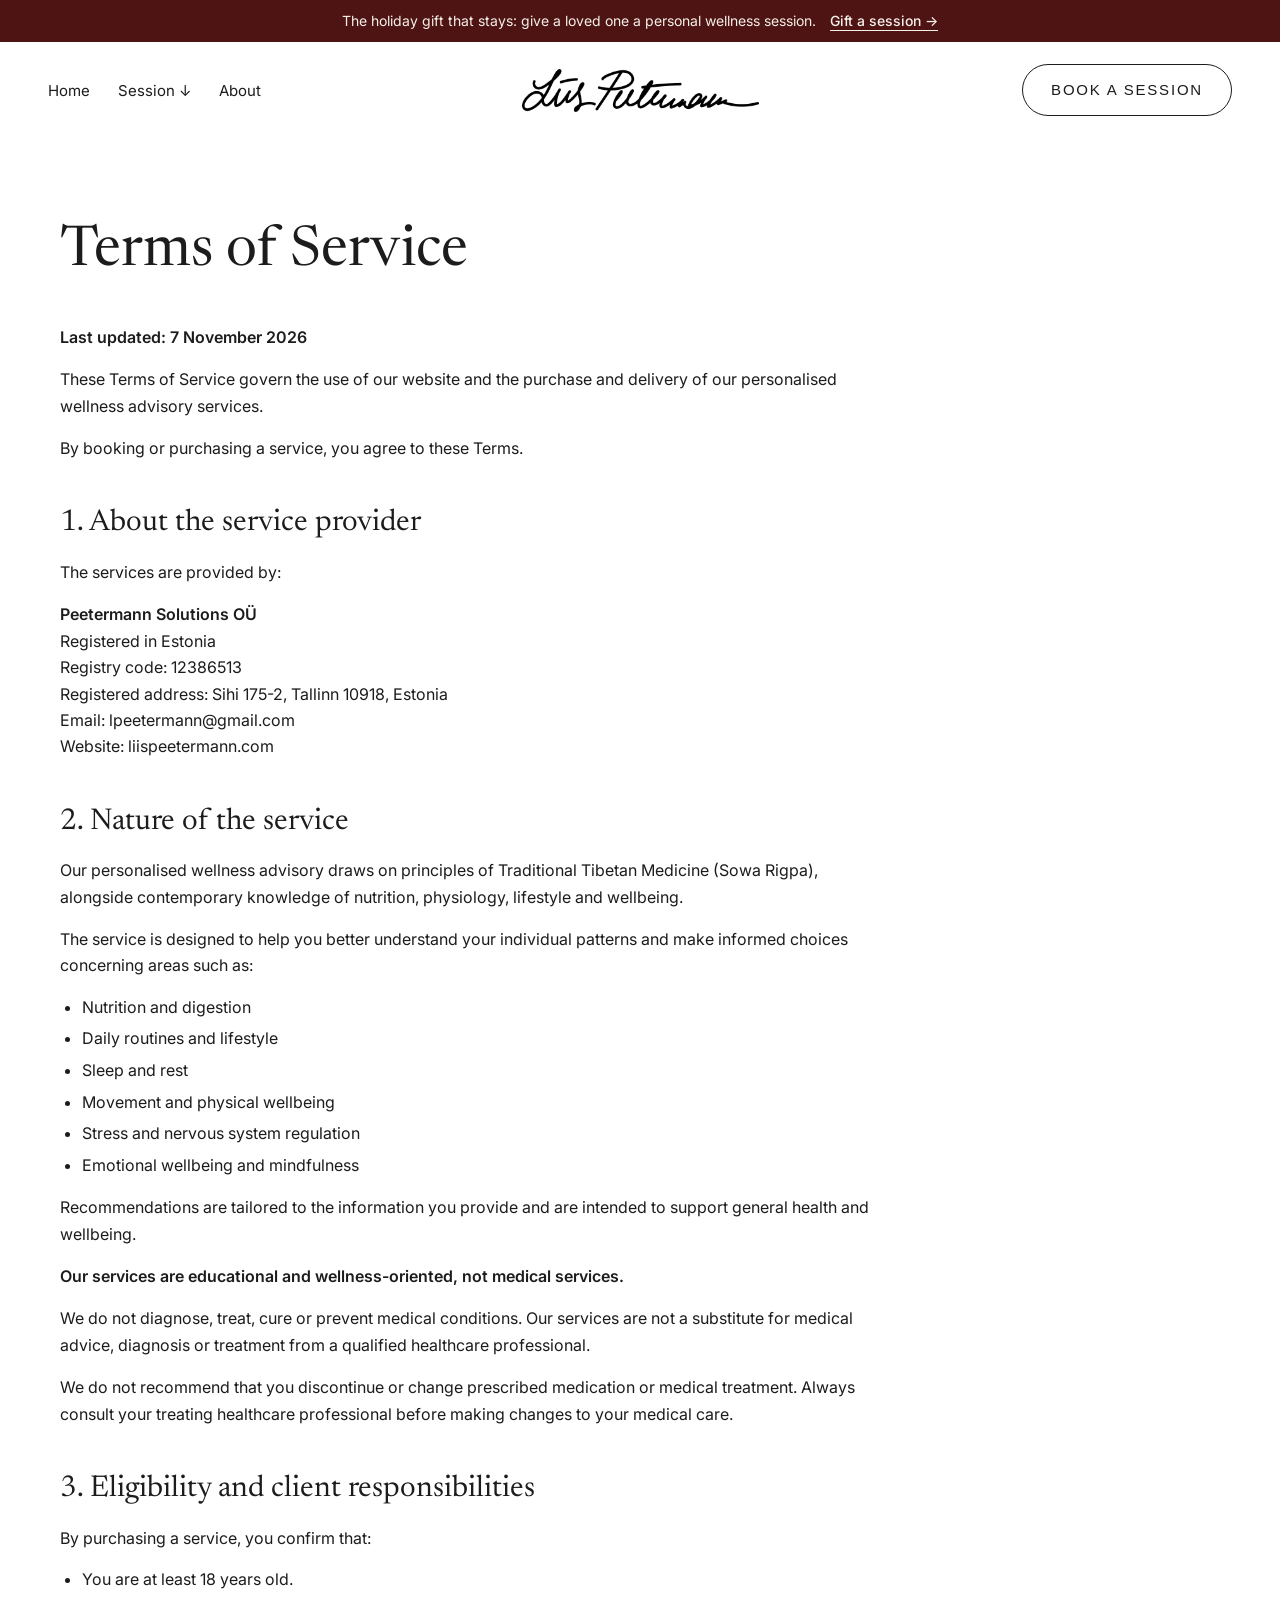
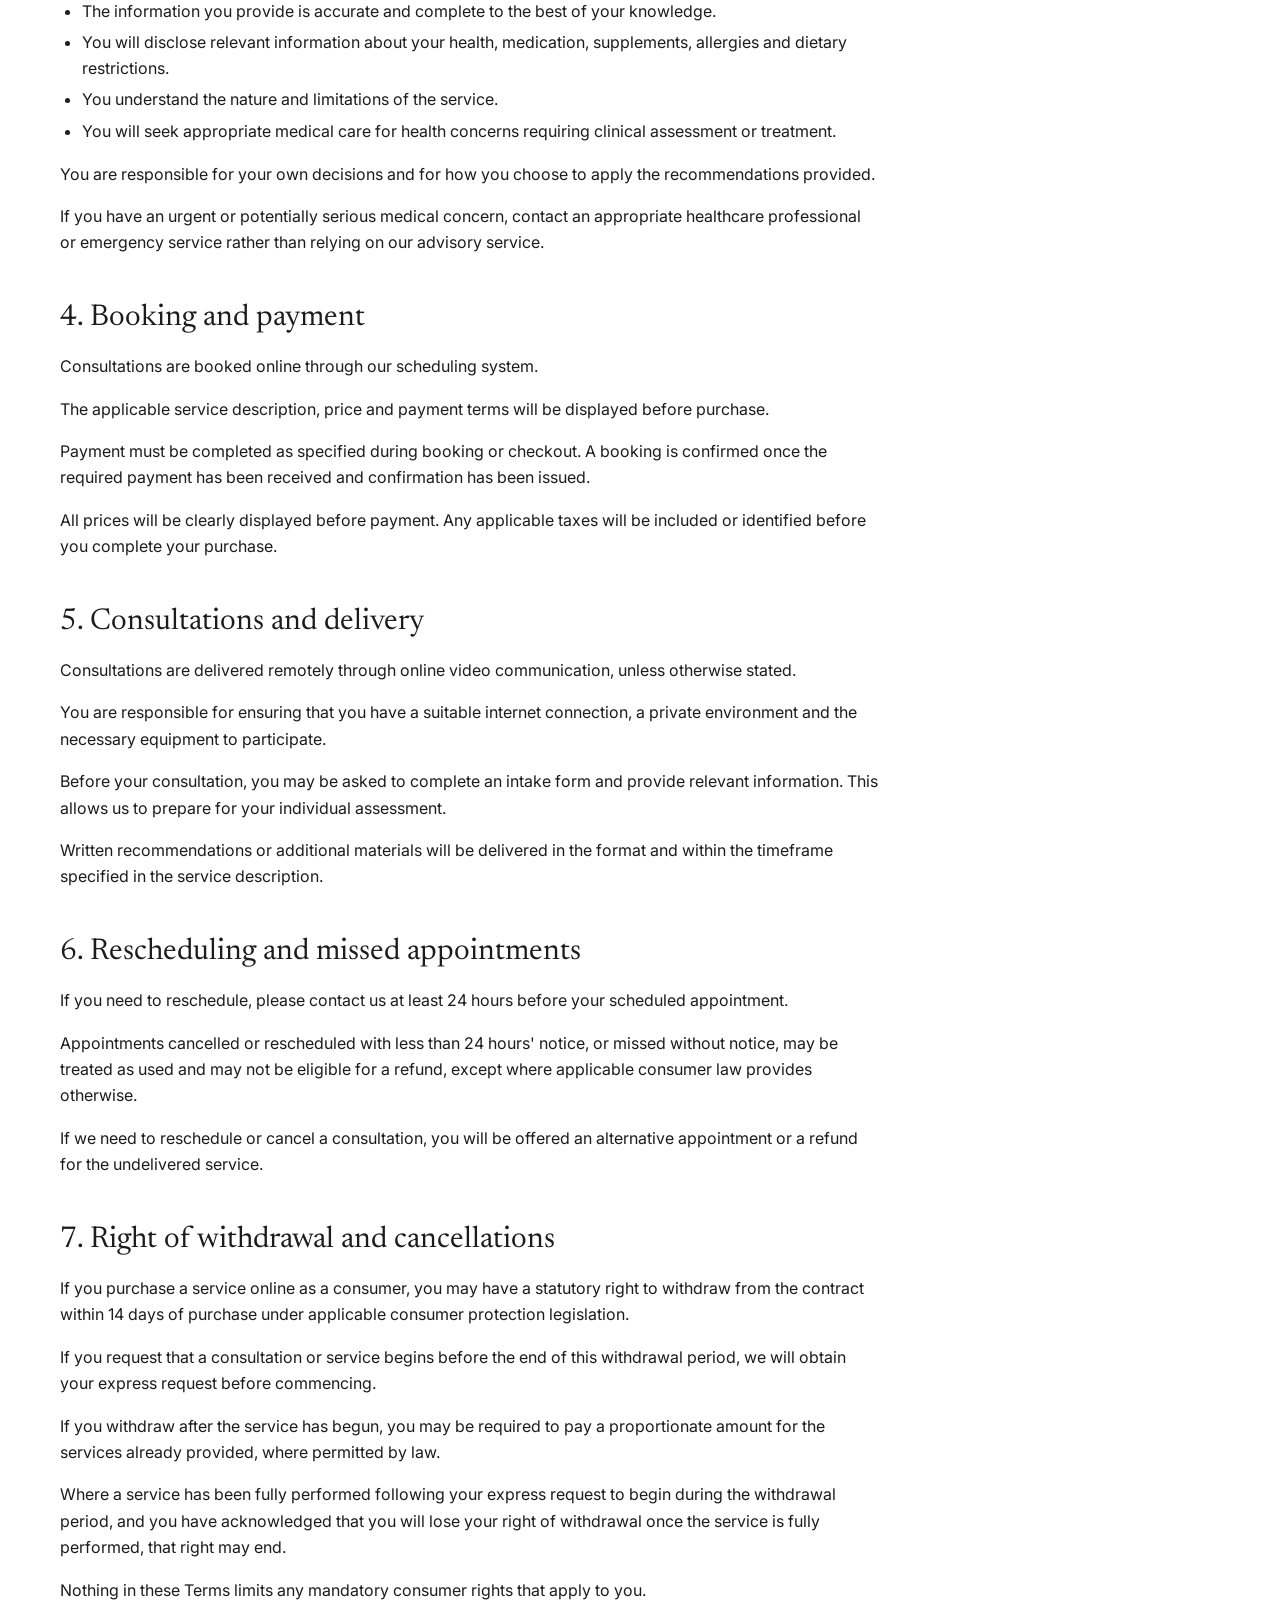
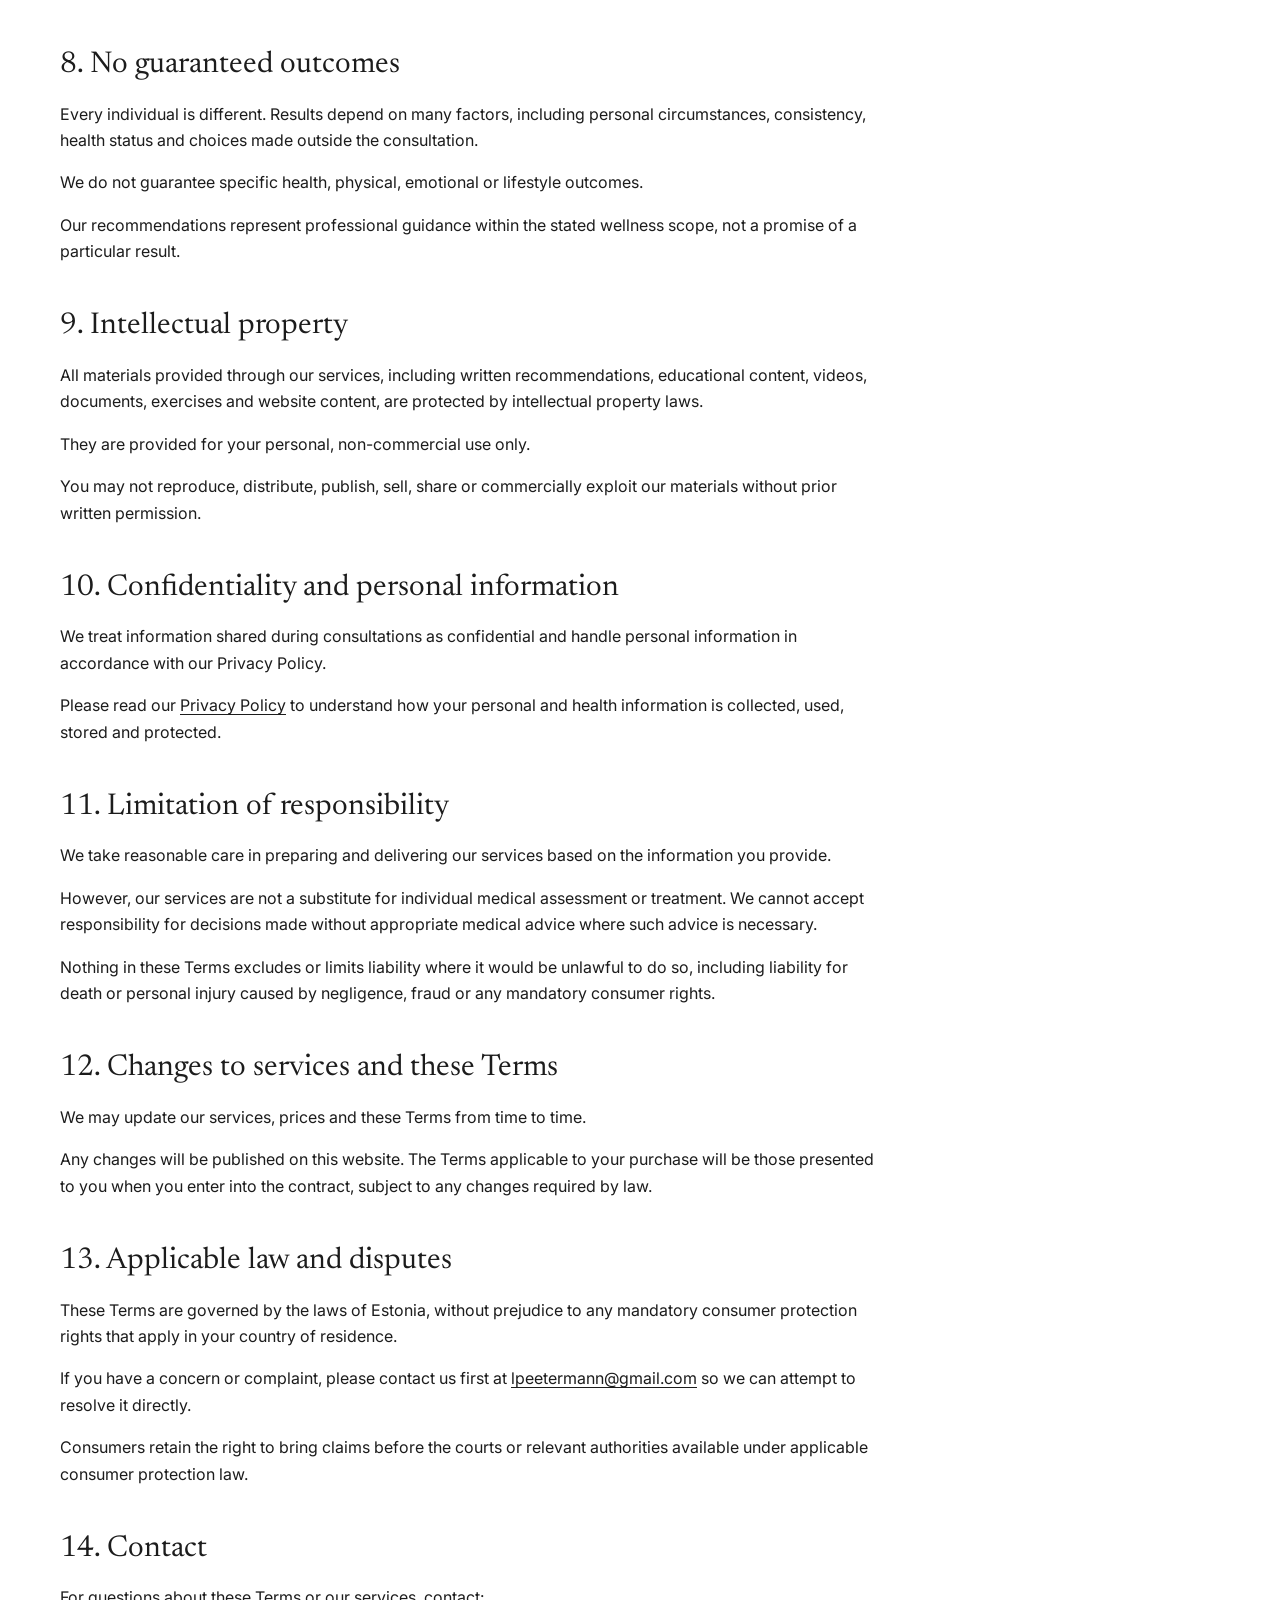
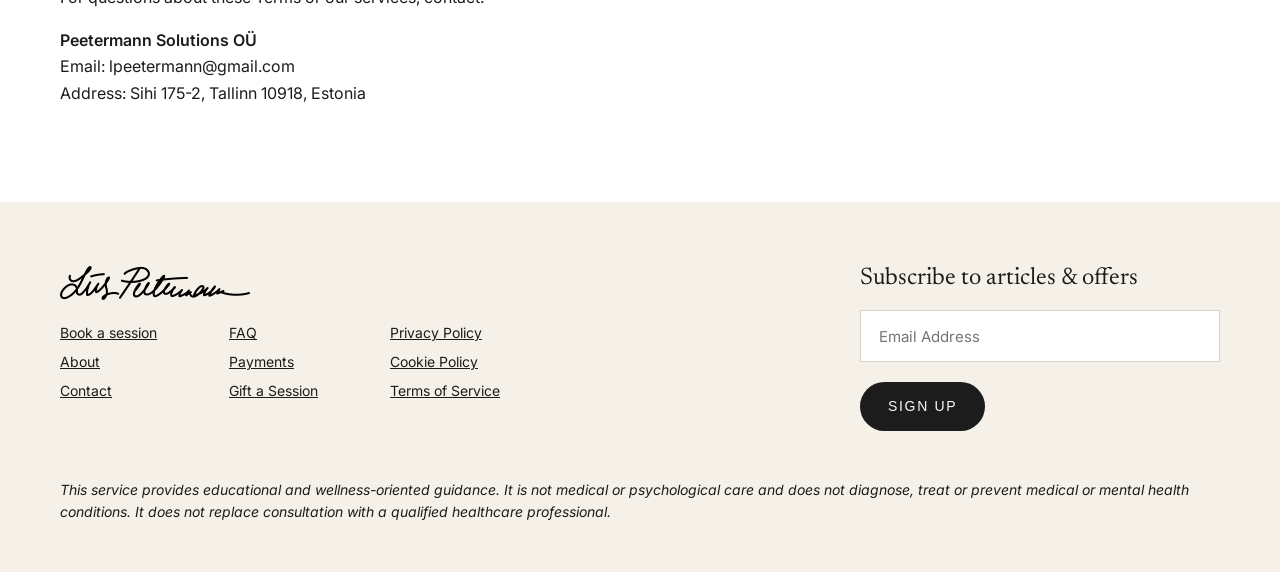
<file: terms-of-service/index.html>
<!doctype html>
<html lang="en">
<head>
<meta charset="utf-8">
<meta name="viewport" content="width=device-width, initial-scale=1">
<title>Terms of Service — Liis Peetermann</title>
<meta name="description" content="Terms of Service of Peetermann Solutions OÜ.">
<link rel="canonical" href="https://www.liispeetermann.com/terms-of-service/">
<meta property="og:title" content="Terms of Service — Liis Peetermann">
<meta property="og:description" content="Terms of Service of Peetermann Solutions OÜ.">
<meta property="og:image" content="https://www.liispeetermann.com/assets/images/home-hero.jpg">
<link rel="icon" href="../assets/images/favicon.png">
<link rel="preconnect" href="https://fonts.googleapis.com">
<link rel="preconnect" href="https://fonts.gstatic.com" crossorigin>
<link href="https://fonts.googleapis.com/css2?family=Inter:wght@400;500;600&family=Castoro:ital@0;1&family=Newsreader:ital,opsz,wght@0,6..72,400;1,6..72,400&display=swap" rel="stylesheet">
<link rel="stylesheet" href="../assets/css/style.css?v=4">
<script src="../assets/js/main.js?v=5" defer></script>
<script src="../assets/js/animations.js" defer></script>
</head>
<body>
<div class="lp">
<!-- GIFT BAR -->
<div class="gift-bar" style="background: #4e1414; color: #f5f0e8; display: flex; flex-wrap: wrap; align-items: center; justify-content: center; gap: 6px 14px; padding: 11px 20px; text-align: center; font-size: 14px; line-height: 1.45">
<span>The holiday gift that stays: give a loved one a personal wellness session.</span>
<a href="../giftsession/" style="font-weight: 500; text-decoration: underline; text-underline-offset: 4px">Gift a session →</a>
</div>
<!-- NAV -->
<nav class="nav-dark" style="display: flex; flex-wrap: wrap; align-items: center; justify-content: space-between; gap: 16px; padding: 22px 48px; background: #ffffff">
<div class="hide-sm" style="display: flex; gap: 28px; align-items: center; flex: 1 1 0">
<a href="../">Home</a>
<a href="../#session">Session ↓</a>
<a href="../about/">About</a>
</div>
<a class="logo" href="../" aria-label="Liis Peetermann — home" style="display: block; flex: 0 0 auto; line-height: 0"><img src="../assets/images/logo-black.webp" alt="Liis Peetermann" style="display: block; width: 237px; height: auto"></a>
<div class="nav-book" style="display: flex; justify-content: flex-end; flex: 1 1 0">
<a class="btn btn-outline" href="https://calendly.com/lpeetermann/session" target="_blank" rel="noopener" style="color: #1c1c1c">Book a session</a>
</div>
<button type="button" class="menu-toggle" aria-label="Open menu" aria-expanded="false" aria-controls="mobile-menu"><span></span><span></span></button>
</nav>
<div class="mobile-menu" id="mobile-menu">
<a href="../">Home</a>
<a href="../#session">Session</a>
<a href="../about/">About</a>
<a href="../giftsession/">Gift a session</a>
<a href="../faq/">FAQ</a>
<a href="../contact/">Contact</a>
<a class="btn" href="https://calendly.com/lpeetermann/session" target="_blank" rel="noopener">Book a session</a>
</div>

<!-- TERMS OF SERVICE part 1 -->
<section class="sec" style="flex: 1 0 auto; background: #ffffff; padding: 84px 24px 96px">
<div class="legal" style="max-width: 1160px; margin: 0 auto; display: flex; flex-direction: column; gap: 16px">
<h1 class="serif page-h1" style="margin: 0 0 24px; font-size: 56px; line-height: 1.1">Terms of Service</h1>
<p><strong>Last updated: 7 November 2026</strong></p>
<p>These Terms of Service govern the use of our website and the purchase and delivery of our personalised wellness advisory services.</p>
<p>By booking or purchasing a service, you agree to these Terms.</p>
<h3>1. About the service provider</h3>
<p>The services are provided by:</p>
<p><strong>Peetermann Solutions OÜ</strong><br>Registered in Estonia<br>Registry code: 12386513<br>Registered address: Sihi 175-2, Tallinn 10918, Estonia<br>Email: lpeetermann@gmail.com<br>Website: liispeetermann.com</p>
<h3>2. Nature of the service</h3>
<p>Our personalised wellness advisory draws on principles of Traditional Tibetan Medicine (Sowa Rigpa), alongside contemporary knowledge of nutrition, physiology, lifestyle and wellbeing.</p>
<p>The service is designed to help you better understand your individual patterns and make informed choices concerning areas such as:</p>
<ul><li>Nutrition and digestion</li><li>Daily routines and lifestyle</li><li>Sleep and rest</li><li>Movement and physical wellbeing</li><li>Stress and nervous system regulation</li><li>Emotional wellbeing and mindfulness</li></ul>
<p>Recommendations are tailored to the information you provide and are intended to support general health and wellbeing.</p>
<p><strong>Our services are educational and wellness-oriented, not medical services.</strong></p>
<p>We do not diagnose, treat, cure or prevent medical conditions. Our services are not a substitute for medical advice, diagnosis or treatment from a qualified healthcare professional.</p>
<p>We do not recommend that you discontinue or change prescribed medication or medical treatment. Always consult your treating healthcare professional before making changes to your medical care.</p>
<h3>3. Eligibility and client responsibilities</h3>
<p>By purchasing a service, you confirm that:</p>
<ul><li>You are at least 18 years old.</li><li>The information you provide is accurate and complete to the best of your knowledge.</li><li>You will disclose relevant information about your health, medication, supplements, allergies and dietary restrictions.</li><li>You understand the nature and limitations of the service.</li><li>You will seek appropriate medical care for health concerns requiring clinical assessment or treatment.</li></ul>
<p>You are responsible for your own decisions and for how you choose to apply the recommendations provided.</p>
<p>If you have an urgent or potentially serious medical concern, contact an appropriate healthcare professional or emergency service rather than relying on our advisory service.</p>
<h3>4. Booking and payment</h3>
<p>Consultations are booked online through our scheduling system.</p>
<p>The applicable service description, price and payment terms will be displayed before purchase.</p>
<p>Payment must be completed as specified during booking or checkout. A booking is confirmed once the required payment has been received and confirmation has been issued.</p>
<p>All prices will be clearly displayed before payment. Any applicable taxes will be included or identified before you complete your purchase.</p>
<h3>5. Consultations and delivery</h3>
<p>Consultations are delivered remotely through online video communication, unless otherwise stated.</p>
<p>You are responsible for ensuring that you have a suitable internet connection, a private environment and the necessary equipment to participate.</p>
<p>Before your consultation, you may be asked to complete an intake form and provide relevant information. This allows us to prepare for your individual assessment.</p>
<p>Written recommendations or additional materials will be delivered in the format and within the timeframe specified in the service description.</p>
<h3>6. Rescheduling and missed appointments</h3>
<p>If you need to reschedule, please contact us at least 24 hours before your scheduled appointment.</p>
<p>Appointments cancelled or rescheduled with less than 24 hours' notice, or missed without notice, may be treated as used and may not be eligible for a refund, except where applicable consumer law provides otherwise.</p>
<p>If we need to reschedule or cancel a consultation, you will be offered an alternative appointment or a refund for the undelivered service.</p>
<h3>7. Right of withdrawal and cancellations</h3>
<p>If you purchase a service online as a consumer, you may have a statutory right to withdraw from the contract within 14 days of purchase under applicable consumer protection legislation.</p>
<p>If you request that a consultation or service begins before the end of this withdrawal period, we will obtain your express request before commencing.</p>
<p>If you withdraw after the service has begun, you may be required to pay a proportionate amount for the services already provided, where permitted by law.</p>
<p>Where a service has been fully performed following your express request to begin during the withdrawal period, and you have acknowledged that you will lose your right of withdrawal once the service is fully performed, that right may end.</p>
<p>Nothing in these Terms limits any mandatory consumer rights that apply to you.</p>
<h3>8. No guaranteed outcomes</h3>
<p>Every individual is different. Results depend on many factors, including personal circumstances, consistency, health status and choices made outside the consultation.</p>
<p>We do not guarantee specific health, physical, emotional or lifestyle outcomes.</p>
<p>Our recommendations represent professional guidance within the stated wellness scope, not a promise of a particular result.</p>
<h3>9. Intellectual property</h3>
<p>All materials provided through our services, including written recommendations, educational content, videos, documents, exercises and website content, are protected by intellectual property laws.</p>
<p>They are provided for your personal, non-commercial use only.</p>
<p>You may not reproduce, distribute, publish, sell, share or commercially exploit our materials without prior written permission.</p>
<h3>10. Confidentiality and personal information</h3>
<p>We treat information shared during consultations as confidential and handle personal information in accordance with our Privacy Policy.</p>
<p>Please read our <a href="../privacy-policy/">Privacy Policy</a> to understand how your personal and health information is collected, used, stored and protected.</p>
<h3>11. Limitation of responsibility</h3>
<p>We take reasonable care in preparing and delivering our services based on the information you provide.</p>
<p>However, our services are not a substitute for individual medical assessment or treatment. We cannot accept responsibility for decisions made without appropriate medical advice where such advice is necessary.</p>
<p>Nothing in these Terms excludes or limits liability where it would be unlawful to do so, including liability for death or personal injury caused by negligence, fraud or any mandatory consumer rights.</p>
<h3>12. Changes to services and these Terms</h3>
<p>We may update our services, prices and these Terms from time to time.</p>
<p>Any changes will be published on this website. The Terms applicable to your purchase will be those presented to you when you enter into the contract, subject to any changes required by law.</p>
<h3>13. Applicable law and disputes</h3>
<p>These Terms are governed by the laws of Estonia, without prejudice to any mandatory consumer protection rights that apply in your country of residence.</p>
<p>If you have a concern or complaint, please contact us first at <a href="mailto:lpeetermann@gmail.com">lpeetermann@gmail.com</a> so we can attempt to resolve it directly.</p>
<p>Consumers retain the right to bring claims before the courts or relevant authorities available under applicable consumer protection law.</p>
<h3>14. Contact</h3>
<p>For questions about these Terms or our services, contact:</p>
<p><strong>Peetermann Solutions OÜ</strong><br>Email: lpeetermann@gmail.com<br>Address: Sihi 175-2, Tallinn 10918, Estonia</p>
</div>
</section>

<!-- FOOTER -->
<footer style="flex: 1 0 auto; background: #f5f0e8; padding: 64px 24px 48px">
<div style="max-width: 1160px; margin: 0 auto; display: flex; flex-direction: column; gap: 48px">
<div class="split" style="display: grid; grid-template-columns: repeat(2, minmax(0, 1fr)); gap: 56px; align-items: start">
<div style="display: flex; flex-direction: column; gap: 24px">
<a href="../" style="display: block; line-height: 0"><img src="../assets/images/logo-black.webp" alt="Liis Peetermann" style="display: block; width: 190px; height: auto"></a>
<div class="foot" style="display: flex; flex-wrap: wrap; gap: 72px; row-gap: 20px">
<div style="display: flex; flex-direction: column; gap: 12px"><a href="https://calendly.com/lpeetermann/session" target="_blank" rel="noopener">Book a session</a><a href="../about/">About</a><a href="../contact/">Contact</a></div>
<div style="display: flex; flex-direction: column; gap: 12px"><a href="../faq/">FAQ</a><a href="../payments/">Payments</a><a href="../giftsession/">Gift a Session</a></div>
<div style="display: flex; flex-direction: column; gap: 12px"><a href="../privacy-policy/">Privacy Policy</a><a href="../cookie-policy/">Cookie Policy</a><a href="../terms-of-service/">Terms of Service</a></div>
</div>
</div>
<div id="mlb2-48970971" class="sub-form ml-form-embedContainer ml-subscribe-form ml-subscribe-form-48970971" style="max-width: 360px">
<!-- NEWSLETTER: MailerLite form (account 1984183, form 205003947951261183). Styling lives in style.css, the MailerLite script and thank-you message in main.js. -->
<div class="ml-form-align-left">
<div class="ml-form-embedWrapper embedForm">
<div class="ml-form-embedBody ml-form-embedBodyDefault row-form" style="display: flex; flex-direction: column; gap: 20px">
<h3 class="serif" style="margin: 0; font-size: 24px">Subscribe to articles &amp; offers</h3>
<form class="ml-block-form" action="https://assets.mailerlite.com/jsonp/1984183/forms/205003947951261183/subscribe" data-code="" method="post" target="_blank" style="display: flex; flex-direction: column; gap: 20px; margin: 0">
<div class="ml-form-formContent">
<div class="ml-form-fieldRow ml-last-item">
<div class="ml-field-group ml-field-email ml-validate-email ml-validate-required">
<label for="lp-email" class="sr-only" style="position: absolute; width: 1px; height: 1px; overflow: hidden; clip: rect(0 0 0 0)">Email Address</label>
<input id="lp-email" aria-label="email" aria-required="true" type="email" class="form-control" data-inputmask="" name="fields[email]" placeholder="Email Address" autocomplete="email" style="display: block; width: 100%; box-sizing: border-box; height: 52px; padding: 0 18px; border: 1px solid #d9d1c4; border-radius: 0; background: #ffffff; font-family: inherit; font-size: 15px; color: #1c1c1c">
</div>
</div>
</div>
<input type="hidden" name="ml-submit" value="1">
<div class="ml-form-embedSubmit">
<button type="submit" class="btn primary" style="border: 0; cursor: pointer">Sign up</button>
<button disabled="disabled" style="display: none" type="button" class="btn loading" style="border: 0; opacity: 0.6">Signing up…</button>
</div>
<input type="hidden" name="anticsrf" value="true">
</form>
</div>
<div class="ml-form-successBody row-success" style="display: none; flex-direction: column; gap: 20px">
<h3 class="serif" style="margin: 0; font-size: 24px">Thank you</h3>
<p style="margin: 0; font-size: 16px; line-height: 1.6">You’re now subscribed. New articles and offers will arrive in your inbox.</p>
</div>
</div>
</div>
</div>
</div>
<p style="margin: 0; font-size: 14px; line-height: 1.6; font-style: italic">This service provides educational and wellness-oriented guidance. It is not medical or psychological care and does not diagnose, treat or prevent medical or mental health conditions. It does not replace consultation with a qualified healthcare professional.</p>
</div>
</footer>
</div>
</body>
</html>
</file>
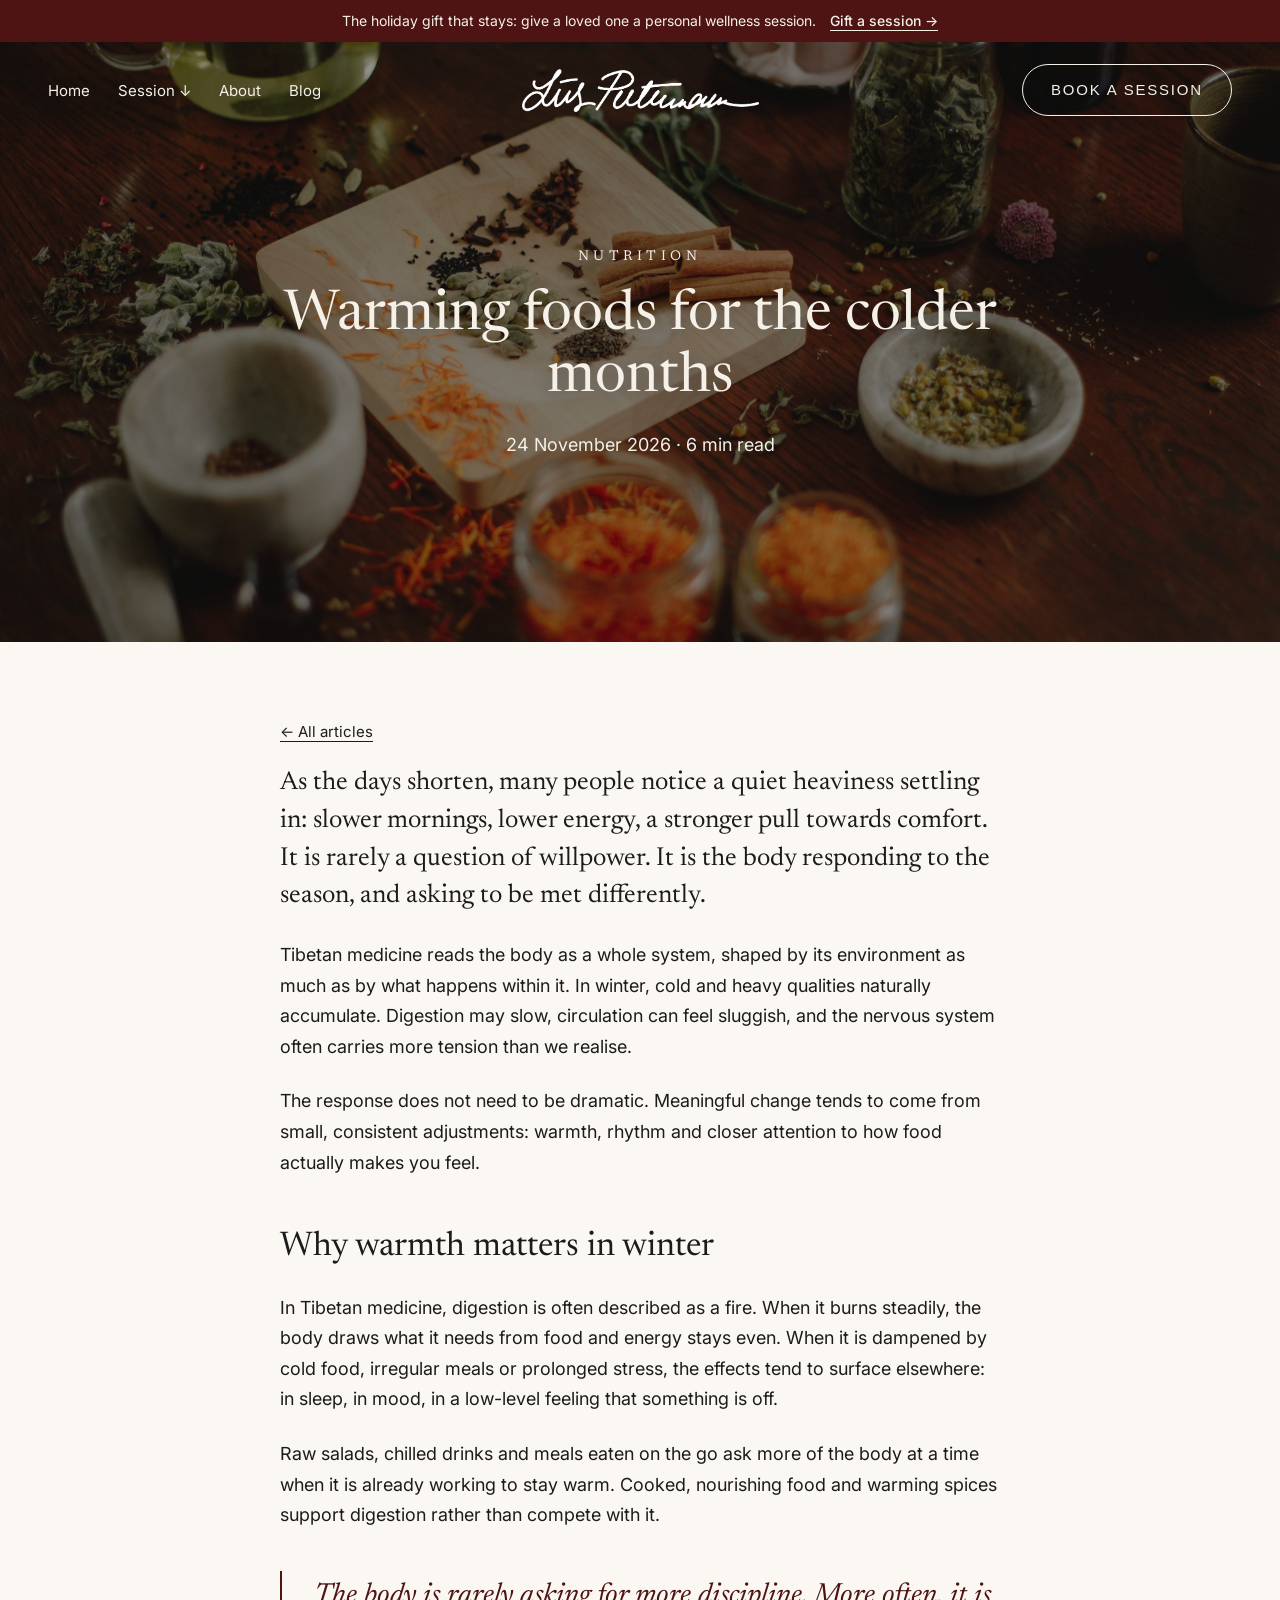
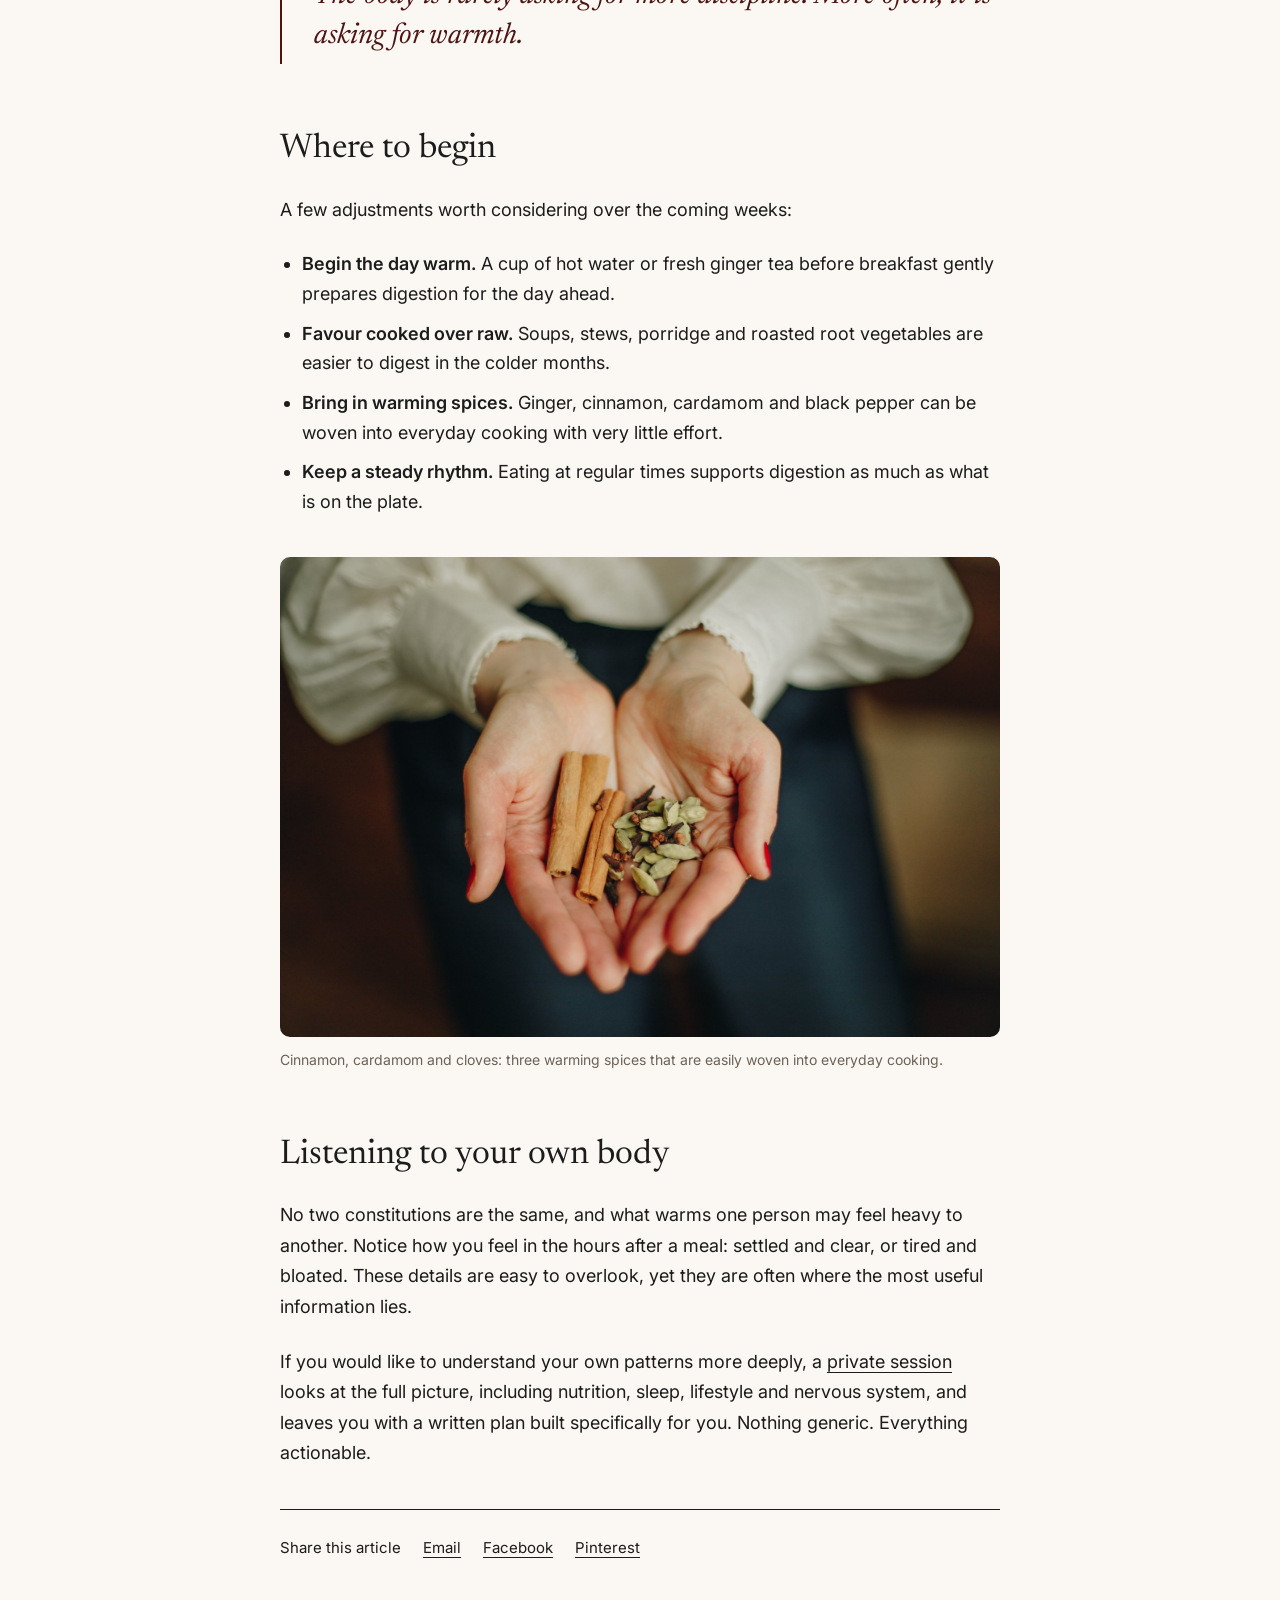
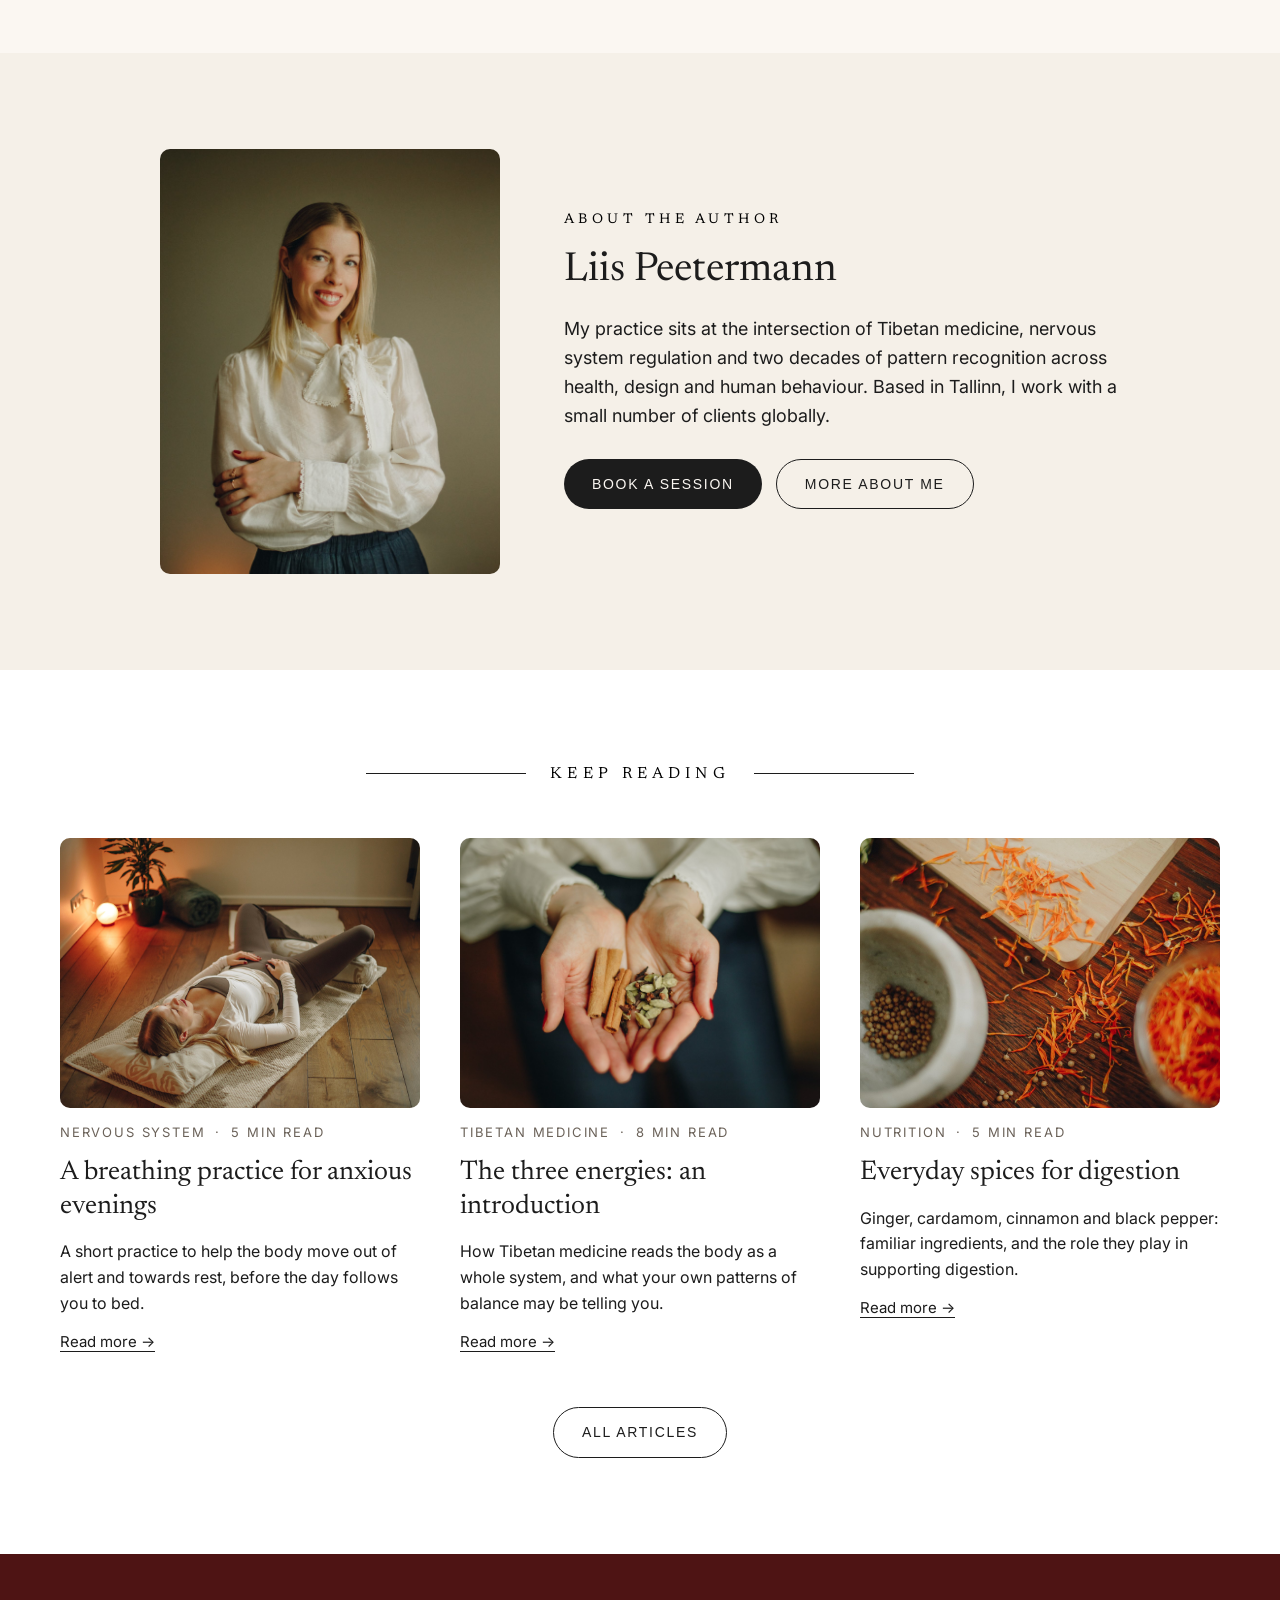
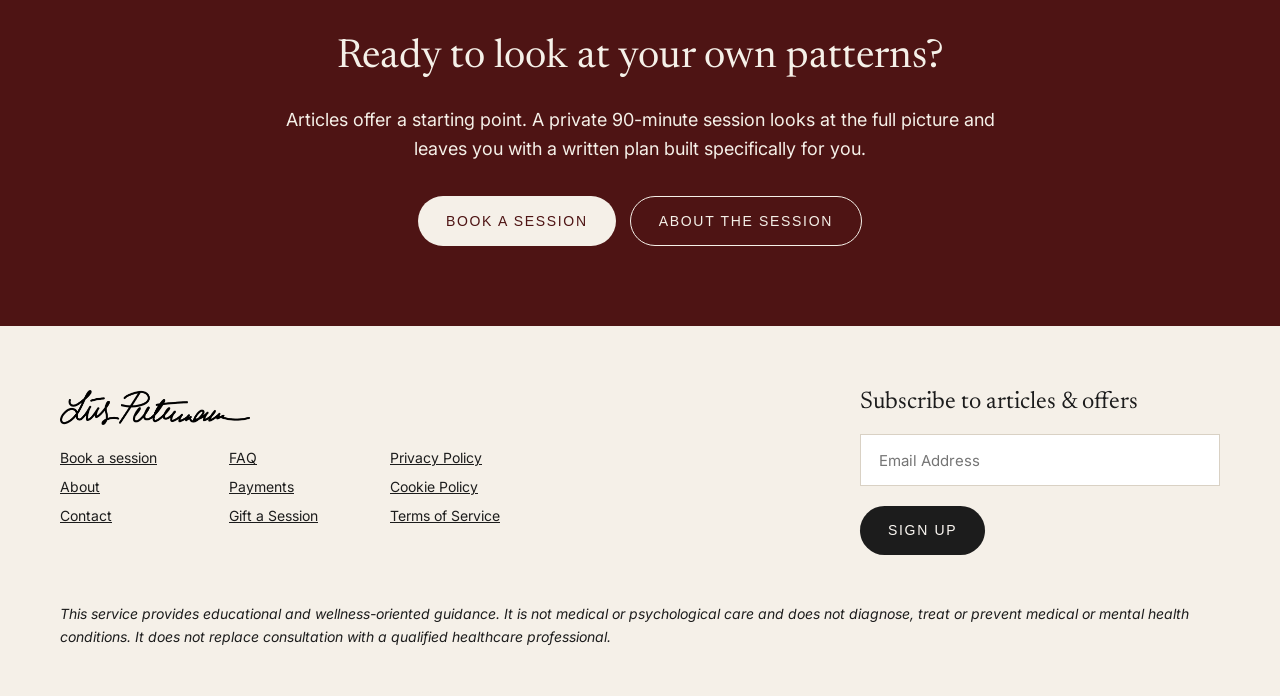
<file: blog/sample-post/index.html>
<!doctype html>
<html lang="en">
<head>
<meta charset="utf-8">
<meta name="viewport" content="width=device-width, initial-scale=1">
<!-- BLOG POST TEMPLATE. Copy this whole folder for each new post, rename the folder (this becomes the web address), then replace the title, date, photos and text. -->
<title>Warming foods for the colder months | Liis Peetermann</title>
<meta name="description" content="Why the body asks for something different in winter, and how to meet it through what and how you eat.">
<link rel="canonical" href="https://www.liispeetermann.com/blog/sample-post/">
<meta property="og:title" content="Warming foods for the colder months | Liis Peetermann">
<meta property="og:description" content="Why the body asks for something different in winter, and how to meet it through what and how you eat.">
<meta property="og:image" content="https://www.liispeetermann.com/assets/images/band-herbs.jpg">
<link rel="icon" href="../../assets/images/favicon.png">
<link rel="preconnect" href="https://fonts.googleapis.com">
<link rel="preconnect" href="https://fonts.gstatic.com" crossorigin>
<link href="https://fonts.googleapis.com/css2?family=Inter:wght@400;500;600&family=Castoro:ital@0;1&family=Newsreader:ital,opsz,wght@0,6..72,400;1,6..72,400&display=swap" rel="stylesheet">
<link rel="stylesheet" href="../../assets/css/style.css?v=4">
<script src="../../assets/js/main.js?v=5" defer></script>
<script src="../../assets/js/animations.js" defer></script>
<style>
/* Page-only styles for the blog (kept here so the shared stylesheet stays untouched) */
.lp .blog-hero .hero-shade{background:linear-gradient(180deg,rgba(0,0,0,0.34) 0%,rgba(0,0,0,0.22) 50%,rgba(0,0,0,0.42) 100%)}
.lp .post-hero .hero-shade{background:rgba(20,14,10,0.45)}
.lp .meta-line{margin:0;font-size:13px;letter-spacing:0.14em;text-transform:uppercase;color:#6b6259}
.lp .meta-line span+span::before{content:"·";margin:0 10px}
.lp .post-card{display:flex;flex-direction:column;gap:16px;color:#1c1c1c;text-decoration:none}
.lp .post-card .ph{display:block;overflow:hidden;border-radius:10px;aspect-ratio:4 / 3;background:#e9e1d5}
.lp .post-card .ph img{display:block;width:100%;height:100%;object-fit:cover;transition:transform .9s cubic-bezier(.2,.7,.2,1)}
.lp .post-card:hover .ph img{transform:scale(1.04)}
.lp .post-card h3{margin:0;font-size:27px;line-height:1.25}
.lp .post-card p.ex{margin:0;font-size:16px;line-height:1.6}
.lp .post-card .more{font-size:15px;text-decoration:underline;text-underline-offset:4px}
.lp .post-card:hover .more{color:#4e1414}
.lp .chips{display:flex;flex-wrap:wrap;justify-content:center;gap:10px}
.lp .chip{font-family:'Inter',Helvetica,Arial,sans-serif;font-size:14px;line-height:1;padding:12px 20px;border-radius:999px;border:1px solid #1c1c1c;background:transparent;color:#1c1c1c;cursor:pointer}
.lp .chip:hover{background:#f5f0e8}
.lp .chip[aria-pressed="true"]{background:#1c1c1c;color:#fbf7f2}
.lp .post-card[hidden]{display:none}
/* Single post */
.lp .article{max-width:720px;margin:0 auto;display:flex;flex-direction:column;gap:24px}
.lp .article > p{margin:0;font-size:18px;line-height:1.7}
.lp .article > p.lead{font-family:var(--serif);font-size:26px;line-height:1.45;letter-spacing:0}
.lp .article > h2{margin:24px 0 0;font-size:34px;line-height:1.25}
.lp .article > ul{margin:0;padding-left:22px;display:flex;flex-direction:column;gap:10px;font-size:18px;line-height:1.65}
.lp .article strong{font-weight:600}
.lp .article a{color:#1c1c1c;text-decoration:underline;text-underline-offset:4px}
.lp .article blockquote{margin:16px 0;padding:6px 0 6px 32px;border-left:2px solid #4e1414;font-family:var(--serif);font-style:italic;font-size:29px;line-height:1.4;letter-spacing:0;color:#4e1414}
.lp .article figure{margin:16px 0;display:flex;flex-direction:column;gap:12px}
.lp .article figure img{display:block;width:100%;aspect-ratio:3 / 2;object-fit:cover;border-radius:10px}
.lp .article figcaption{font-size:14px;line-height:1.5;color:#6b6259}
.lp .back-link{font-size:15px;color:#1c1c1c;text-decoration:none}
.lp .back-link:hover{text-decoration:underline;text-underline-offset:4px}
.lp .share{display:flex;flex-wrap:wrap;align-items:center;gap:10px 22px;padding-top:28px;margin-top:16px;border-top:1px solid #1c1c1c;font-size:15px}
.lp .share a{color:#1c1c1c;text-underline-offset:4px}
@media (max-width: 820px){
.lp .article > p.lead{font-size:22px}
.lp .article > h2{font-size:28px !important}
.lp .article blockquote{font-size:24px;padding-left:22px}
.lp .featured{gap:32px !important}
}
</style>
</head>
<body>
<div class="lp">
<!-- GIFT BAR -->
<div class="gift-bar" style="background: #4e1414; color: #f5f0e8; display: flex; flex-wrap: wrap; align-items: center; justify-content: center; gap: 6px 14px; padding: 11px 20px; text-align: center; font-size: 14px; line-height: 1.45">
<span>The holiday gift that stays: give a loved one a personal wellness session.</span>
<a href="../../giftsession/" style="font-weight: 500; text-decoration: underline; text-underline-offset: 4px">Gift a session →</a>
</div>
<!-- HERO -->
<header id="top" class="sub-hero blog-hero post-hero" style="position: relative; min-height: 600px; display: flex; flex-direction: column; background: #2a2018">
<img src="../../assets/images/band-herbs.jpg" alt="Herbs, spices and small bowls of saffron on a wooden table" style="position: absolute; inset: 0; width: 100%; height: 100%; object-fit: cover; object-position: 50% 50%">
<div class="hero-shade" aria-hidden="true" style="position: absolute; inset: 0"></div>
<nav class="nav" style="position: relative; display: flex; flex-wrap: wrap; align-items: center; justify-content: space-between; gap: 16px; padding: 22px 48px">
<div class="hide-sm" style="display: flex; gap: 28px; align-items: center; flex: 1 1 0">
<a href="../../">Home</a>
<a href="../../#session">Session ↓</a>
<a href="../../about/">About</a>
<a href="../../blog/">Blog</a>
</div>
<a class="logo" href="../../" aria-label="Liis Peetermann — home" style="display: block; flex: 0 0 auto; line-height: 0"><img src="../../assets/images/logo-white.webp" alt="Liis Peetermann" style="display: block; width: 237px; height: auto"></a>
<div class="nav-book" style="display: flex; justify-content: flex-end; flex: 1 1 0">
<a class="btn btn-light" href="https://calendly.com/lpeetermann/session" target="_blank" rel="noopener">Book a session</a>
</div>
<button type="button" class="menu-toggle" aria-label="Open menu" aria-expanded="false" aria-controls="mobile-menu"><span></span><span></span></button>
</nav>
<div class="mobile-menu" id="mobile-menu">
<a href="../../">Home</a>
<a href="../../#session">Session</a>
<a href="../../about/">About</a>
<a href="../../blog/">Blog</a>
<a href="../../giftsession/">Gift a session</a>
<a href="../../faq/">FAQ</a>
<a href="../../contact/">Contact</a>
<a class="btn" href="https://calendly.com/lpeetermann/session" target="_blank" rel="noopener">Book a session</a>
</div>
<div style="position: relative; flex: 1 1 auto; display: flex; flex-direction: column; align-items: center; justify-content: center; text-align: center; padding: 24px 24px 96px; gap: 22px">
<p class="label" style="color: #f5f0e8; font-size: 14px">Nutrition</p>
<h1 class="serif page-h1" style="margin: 0; font-size: 56px; line-height: 1.1; color: #f5f0e8; max-width: 860px; text-shadow: 0 1px 18px rgba(0,0,0,0.25)">Warming foods for the colder months</h1>
<p class="hero-sub" style="margin: 0; font-size: 18px; line-height: 1.5; color: #f5f0e8">24 November 2026 · 6 min read</p>
</div>
</header>

<!-- ARTICLE -->
<section class="sec" style="background: #fbf7f2; padding: 80px 24px 96px">
<div class="article">
<a class="back-link" href="../">← All articles</a>
<!-- Sample article: replace the text below with your own. -->
<p class="lead">As the days shorten, many people notice a quiet heaviness settling in: slower mornings, lower energy, a stronger pull towards comfort. It is rarely a question of willpower. It is the body responding to the season, and asking to be met differently.</p>
<p>Tibetan medicine reads the body as a whole system, shaped by its environment as much as by what happens within it. In winter, cold and heavy qualities naturally accumulate. Digestion may slow, circulation can feel sluggish, and the nervous system often carries more tension than we realise.</p>
<p>The response does not need to be dramatic. Meaningful change tends to come from small, consistent adjustments: warmth, rhythm and closer attention to how food actually makes you feel.</p>
<h2 class="serif">Why warmth matters in winter</h2>
<p>In Tibetan medicine, digestion is often described as a fire. When it burns steadily, the body draws what it needs from food and energy stays even. When it is dampened by cold food, irregular meals or prolonged stress, the effects tend to surface elsewhere: in sleep, in mood, in a low-level feeling that something is off.</p>
<p>Raw salads, chilled drinks and meals eaten on the go ask more of the body at a time when it is already working to stay warm. Cooked, nourishing food and warming spices support digestion rather than compete with it.</p>
<blockquote>The body is rarely asking for more discipline. More often, it is asking for warmth.</blockquote>
<h2 class="serif">Where to begin</h2>
<p>A few adjustments worth considering over the coming weeks:</p>
<ul>
<li><strong>Begin the day warm.</strong> A cup of hot water or fresh ginger tea before breakfast gently prepares digestion for the day ahead.</li>
<li><strong>Favour cooked over raw.</strong> Soups, stews, porridge and roasted root vegetables are easier to digest in the colder months.</li>
<li><strong>Bring in warming spices.</strong> Ginger, cinnamon, cardamom and black pepper can be woven into everyday cooking with very little effort.</li>
<li><strong>Keep a steady rhythm.</strong> Eating at regular times supports digestion as much as what is on the plate.</li>
</ul>
<figure>
<img src="../../assets/images/gift-hands.jpg" alt="Cupped hands holding cinnamon sticks, cardamom pods and cloves" loading="lazy" style="object-position: 50% 50%">
<figcaption>Cinnamon, cardamom and cloves: three warming spices that are easily woven into everyday cooking.</figcaption>
</figure>
<h2 class="serif">Listening to your own body</h2>
<p>No two constitutions are the same, and what warms one person may feel heavy to another. Notice how you feel in the hours after a meal: settled and clear, or tired and bloated. These details are easy to overlook, yet they are often where the most useful information lies.</p>
<p>If you would like to understand your own patterns more deeply, a <a href="../../#session">private session</a> looks at the full picture, including nutrition, sleep, lifestyle and nervous system, and leaves you with a written plan built specifically for you. Nothing generic. Everything actionable.</p>
<div class="share">
<span>Share this article</span>
<a href="mailto:?subject=Warming%20foods%20for%20the%20colder%20months&amp;body=https%3A%2F%2Fwww.liispeetermann.com%2Fblog%2Fsample-post%2F">Email</a>
<a href="https://www.facebook.com/sharer/sharer.php?u=https%3A%2F%2Fwww.liispeetermann.com%2Fblog%2Fsample-post%2F" target="_blank" rel="noopener">Facebook</a>
<a href="https://pinterest.com/pin/create/button/?url=https%3A%2F%2Fwww.liispeetermann.com%2Fblog%2Fsample-post%2F" target="_blank" rel="noopener">Pinterest</a>
</div>
</div>
</section>

<!-- ABOUT THE AUTHOR -->
<section class="sec" style="background: #f5f0e8; padding: 96px 24px">
<div class="split" style="max-width: 960px; margin: 0 auto; display: grid; grid-template-columns: minmax(0, 340px) minmax(0, 1fr); gap: 64px; align-items: center">
<img src="../../assets/images/portrait-liis.jpg" alt="Liis Peetermann" style="display: block; width: 100%; aspect-ratio: 4 / 5; object-fit: cover; object-position: 50% 20%; border-radius: 10px">
<div style="display: flex; flex-direction: column; gap: 20px">
<h4 class="label" style="font-size: 14px">About the author</h4>
<h2 class="serif big" style="margin: 0; font-size: 40px; line-height: 1.2">Liis Peetermann</h2>
<p style="margin: 0; font-size: 18px; line-height: 1.6">My practice sits at the intersection of Tibetan medicine, nervous system regulation and two decades of pattern recognition across health, design and human behaviour. Based in Tallinn, I work with a small number of clients globally.</p>
<div style="padding-top: 8px; display: flex; flex-wrap: wrap; gap: 14px"><a class="btn" href="https://calendly.com/lpeetermann/session" target="_blank" rel="noopener">Book a session</a><a class="btn btn-outline" href="../../about/">More about me</a></div>
</div>
</div>
</section>

<!-- KEEP READING -->
<section class="sec" style="background: #ffffff; padding: 96px 24px">
<div style="max-width: 1160px; margin: 0 auto; display: flex; flex-direction: column; gap: 56px">
<div style="display: flex; align-items: center; justify-content: center; gap: 24px">
<div style="height: 1px; width: 160px; background: #1c1c1c"></div>
<h4 class="label">Keep reading</h4>
<div style="height: 1px; width: 160px; background: #1c1c1c"></div>
</div>
<div class="cols3" style="display: grid; grid-template-columns: repeat(3, minmax(0, 1fr)); gap: 56px 40px">
<a class="post-card" href="../sample-post/" data-cat="nervous-system">
<span class="ph"><img src="../../assets/images/course-breathing.jpg" alt="Liis lying on a mat with her hands resting on her belly, breathing slowly" loading="lazy" style="object-position: 50% 60%"></span>
<p class="meta-line"><span>Nervous system</span><span>5 min read</span></p>
<h3 class="serif">A breathing practice for anxious evenings</h3>
<p class="ex">A short practice to help the body move out of alert and towards rest, before the day follows you to bed.</p>
<span class="more">Read more →</span>
</a>
<a class="post-card" href="../sample-post/" data-cat="tibetan-medicine">
<span class="ph"><img src="../../assets/images/gift-hands.jpg" alt="Cupped hands holding cinnamon sticks, cardamom pods and cloves" loading="lazy" style="object-position: 50% 50%"></span>
<p class="meta-line"><span>Tibetan medicine</span><span>8 min read</span></p>
<h3 class="serif">The three energies: an introduction</h3>
<p class="ex">How Tibetan medicine reads the body as a whole system, and what your own patterns of balance may be telling you.</p>
<span class="more">Read more →</span>
</a>
<a class="post-card" href="../sample-post/" data-cat="nutrition">
<span class="ph"><img src="../../assets/images/gift-herbs.jpg" alt="Saffron, cardamom and spices in small bowls" loading="lazy" style="object-position: 50% 50%"></span>
<p class="meta-line"><span>Nutrition</span><span>5 min read</span></p>
<h3 class="serif">Everyday spices for digestion</h3>
<p class="ex">Ginger, cardamom, cinnamon and black pepper: familiar ingredients, and the role they play in supporting digestion.</p>
<span class="more">Read more →</span>
</a>
</div>
<div style="display: flex; justify-content: center"><a class="btn btn-outline" href="../">All articles</a></div>
</div>
</section>

<!-- BOOK CTA -->
<section class="sec" style="background: #4e1414; color: #f5f0e8; padding: 80px 24px">
<div style="max-width: 760px; margin: 0 auto; display: flex; flex-direction: column; align-items: center; gap: 24px; text-align: center">
<h2 class="serif big" style="margin: 0; font-size: 40px; line-height: 1.2; color: #f5f0e8">Ready to look at your own patterns?</h2>
<p style="margin: 0; font-size: 18px; line-height: 1.6">Articles offer a starting point. A private 90-minute session looks at the full picture and leaves you with a written plan built specifically for you.</p>
<div style="display: flex; flex-wrap: wrap; gap: 14px; justify-content: center; padding-top: 8px">
<a class="btn btn-gift" href="https://calendly.com/lpeetermann/session" target="_blank" rel="noopener">Book a session</a>
<a class="btn btn-light" href="../../#session">About the session</a>
</div>
</div>
</section>

<!-- FOOTER -->
<footer style="flex: 1 0 auto; background: #f5f0e8; padding: 64px 24px 48px">
<div style="max-width: 1160px; margin: 0 auto; display: flex; flex-direction: column; gap: 48px">
<div class="split" style="display: grid; grid-template-columns: repeat(2, minmax(0, 1fr)); gap: 56px; align-items: start">
<div style="display: flex; flex-direction: column; gap: 24px">
<a href="../../" style="display: block; line-height: 0"><img src="../../assets/images/logo-black.webp" alt="Liis Peetermann" style="display: block; width: 190px; height: auto"></a>
<div class="foot" style="display: flex; flex-wrap: wrap; gap: 72px; row-gap: 20px">
<div style="display: flex; flex-direction: column; gap: 12px"><a href="https://calendly.com/lpeetermann/session" target="_blank" rel="noopener">Book a session</a><a href="../../about/">About</a><a href="../../contact/">Contact</a></div>
<div style="display: flex; flex-direction: column; gap: 12px"><a href="../../faq/">FAQ</a><a href="../../payments/">Payments</a><a href="../../giftsession/">Gift a Session</a></div>
<div style="display: flex; flex-direction: column; gap: 12px"><a href="../../privacy-policy/">Privacy Policy</a><a href="../../cookie-policy/">Cookie Policy</a><a href="../../terms-of-service/">Terms of Service</a></div>
</div>
</div>
<div id="mlb2-48970971" class="sub-form ml-form-embedContainer ml-subscribe-form ml-subscribe-form-48970971" style="max-width: 360px">
<!-- NEWSLETTER: MailerLite form (account 1984183, form 205003947951261183). Styling lives in style.css, the MailerLite script and thank-you message in main.js. -->
<div class="ml-form-align-left">
<div class="ml-form-embedWrapper embedForm">
<div class="ml-form-embedBody ml-form-embedBodyDefault row-form" style="display: flex; flex-direction: column; gap: 20px">
<h3 class="serif" style="margin: 0; font-size: 24px">Subscribe to articles &amp; offers</h3>
<form class="ml-block-form" action="https://assets.mailerlite.com/jsonp/1984183/forms/205003947951261183/subscribe" data-code="" method="post" target="_blank" style="display: flex; flex-direction: column; gap: 20px; margin: 0">
<div class="ml-form-formContent">
<div class="ml-form-fieldRow ml-last-item">
<div class="ml-field-group ml-field-email ml-validate-email ml-validate-required">
<label for="lp-email" class="sr-only" style="position: absolute; width: 1px; height: 1px; overflow: hidden; clip: rect(0 0 0 0)">Email Address</label>
<input id="lp-email" aria-label="email" aria-required="true" type="email" class="form-control" data-inputmask="" name="fields[email]" placeholder="Email Address" autocomplete="email" style="display: block; width: 100%; box-sizing: border-box; height: 52px; padding: 0 18px; border: 1px solid #d9d1c4; border-radius: 0; background: #ffffff; font-family: inherit; font-size: 15px; color: #1c1c1c">
</div>
</div>
</div>
<input type="hidden" name="ml-submit" value="1">
<div class="ml-form-embedSubmit">
<button type="submit" class="btn primary" style="border: 0; cursor: pointer">Sign up</button>
<button disabled="disabled" style="display: none" type="button" class="btn loading" style="border: 0; opacity: 0.6">Signing up…</button>
</div>
<input type="hidden" name="anticsrf" value="true">
</form>
</div>
<div class="ml-form-successBody row-success" style="display: none; flex-direction: column; gap: 20px">
<h3 class="serif" style="margin: 0; font-size: 24px">Thank you</h3>
<p style="margin: 0; font-size: 16px; line-height: 1.6">You’re now subscribed. New articles and offers will arrive in your inbox.</p>
</div>
</div>
</div>
</div>
</div>
<p style="margin: 0; font-size: 14px; line-height: 1.6; font-style: italic">This service provides educational and wellness-oriented guidance. It is not medical or psychological care and does not diagnose, treat or prevent medical or mental health conditions. It does not replace consultation with a qualified healthcare professional.</p>
</div>
</footer>
</div>
</body>
</html>
</file>
<file: assets/css/style.css>
/* Heading font. To go back to Castoro, change Newsreader to Castoro on the next line. */
:root{--serif:'Newsreader',Georgia,serif}
/* Liis Peetermann — site styles */
html{scroll-behavior:smooth}
body{margin:0;background:#f5f0e8}
img{max-width:100%}
.lp{width:100%;min-height:100vh;display:flex;flex-direction:column;font-family:'Inter',Helvetica,Arial,sans-serif;color:#1c1c1c}
.menu-toggle{display:none;width:44px;height:44px;flex-direction:column;justify-content:center;align-items:flex-end;gap:7px;background:transparent;border:0;padding:0;cursor:pointer}
.menu-toggle span{display:block;width:26px;height:1.5px;background:#f5f0e8}
.nav-dark .menu-toggle span{background:#1c1c1c}
.mobile-menu{display:none;position:relative;z-index:5;margin:0 16px 16px;background:#f5f0e8;border-radius:10px;padding:12px 24px 24px;flex-direction:column}
.mobile-menu.open{display:flex}
.mobile-menu a{padding:14px 0;border-bottom:1px solid #d9d1c4;color:#1c1c1c;text-decoration:none;font-size:17px}
.mobile-menu a.btn{border-bottom:0;margin-top:16px;align-self:flex-start;color:#fbf7f2}
.lp .faq details{border-top:1px solid #1c1c1c}
.lp .faq details:last-child{border-bottom:1px solid #1c1c1c}
.lp .faq summary{list-style:none;cursor:pointer;display:flex;justify-content:space-between;align-items:center;gap:24px;padding:26px 0;font-size:19px;line-height:1.4}
.lp .faq summary::-webkit-details-marker{display:none}
.lp .faq summary::after{content:"+";font-size:26px;font-weight:300;line-height:1;flex:0 0 auto}
.lp .faq details[open] summary::after{content:"\2212"}
a{color:#1c1c1c}a:hover{color:#555}
.lp *{box-sizing:border-box}
.lp .serif{font-family:var(--serif);font-weight:400;letter-spacing:0}
.lp .btn{font-weight:400;-webkit-font-smoothing:antialiased;-moz-osx-font-smoothing:grayscale;display:inline-flex;align-items:center;justify-content:center;min-height:48px;padding:16px 28px;border-radius:999px;background:#1c1c1c;color:#fbf7f2;font-family:'Helvetica Neue',Arial,sans-serif;font-size:14px;letter-spacing:0.12em;text-transform:uppercase;text-decoration:none;line-height:1.2}
.lp .btn:hover{background:#3a3a3a;color:#fbf7f2}
.lp .btn-outline{background:transparent;color:#1c1c1c;border:1.5px solid #1c1c1c}
.lp .btn-outline:hover{background:#1c1c1c;color:#fbf7f2}
.lp .btn-light{background:transparent;color:#f5f0e8;border:1.5px solid #f5f0e8}
.lp .nav .btn-light:hover{background:#f5f0e8;color:#1c1c1c}
.lp .label{font-family:var(--serif);font-weight:400;font-size:16px;letter-spacing:0.32em;text-transform:uppercase;color:#000;margin:0;white-space:nowrap}
.lp .nav a{color:#f5f0e8;text-decoration:none;font-size:15px}
.lp .nav a:hover{color:#fff}
.lp .foot a{color:#1c1c1c;font-size:14px}
.lp .btn-gift{background:#f5f0e8;color:#4e1414}
.lp .btn-gift:hover{background:#ffffff;color:#4e1414}
.lp .gift-bar a{color:#f5f0e8}
.lp .gift-bar a:hover{color:#ffffff}
.lp .gift-cta .btn-light:hover,.lp .btn-light:hover{background:#f5f0e8;color:#4e1414}
.lp .faq details{border-top:1px solid #1c1c1c}
.lp .faq details:last-child{border-bottom:1px solid #1c1c1c}
.lp .faq summary{list-style:none;cursor:pointer;display:flex;justify-content:space-between;align-items:center;gap:24px;padding:26px 0;font-size:19px;line-height:1.4}
.lp .faq summary::-webkit-details-marker{display:none}
.lp .faq summary::after{content:"+";font-size:26px;font-weight:300;line-height:1;flex:0 0 auto}
.lp .faq details[open] summary::after{content:"\2212"}
.lp .faq .ans{padding:0 0 28px;display:flex;flex-direction:column;gap:14px;max-width:820px}
.lp .faq .ans p{margin:0;font-size:16px;line-height:1.65}
.lp .faq .ans strong{font-weight:600}
.lp .field{display:flex;flex-direction:column;gap:8px}
.lp .field label{font-size:13px;color:#1c1c1c}
.lp .field input,.lp .field textarea{font-family:inherit;font-size:16px;color:#1c1c1c;background:transparent;border:0;border-bottom:1px solid #1c1c1c;padding:10px 0;border-radius:0;outline:none}
.lp .field textarea{border:1px solid #c9c0b3;padding:12px;min-height:120px;resize:vertical}
.lp .field input:focus,.lp .field textarea:focus{border-color:#4e1414}
.lp .inline-link{color:#1c1c1c;text-decoration:underline;text-underline-offset:4px}
.lp .faq .item{border-top:1px solid #1c1c1c}
.lp .faq .item:last-child{border-bottom:1px solid #1c1c1c}
.lp .faq .q{all:unset;box-sizing:border-box;width:100%;cursor:pointer;display:flex;justify-content:space-between;align-items:center;gap:24px;padding:26px 0;font-family:'Inter',Helvetica,Arial,sans-serif;font-size:19px;line-height:1.4;color:#1c1c1c}
.lp .faq .q:focus-visible{outline:2px solid #4e1414;outline-offset:4px}
.lp .faq .ic{font-size:26px;font-weight:300;line-height:1;flex:0 0 auto}
.lp .legal h3{font-family:var(--serif);font-weight:400;letter-spacing:0;font-size:30px;line-height:1.25;margin:28px 0 0}
.lp .legal p{margin:0;font-size:16px;line-height:1.65}
.lp .legal ul{margin:0;padding-left:22px;display:flex;flex-direction:column;gap:6px;font-size:16px;line-height:1.6}
.lp .legal strong{font-weight:600}
.lp .legal a{color:#1c1c1c;text-decoration:underline;text-underline-offset:3px;overflow-wrap:anywhere}
.lp .nav-dark a{color:#1c1c1c;text-decoration:none;font-size:15px}
.lp .nav-dark a:hover{color:#555}

@media (min-width: 821px){
.lp footer .sub-form{justify-self:end;width:100%}
.lp section,.lp footer{padding-left:48px !important;padding-right:48px !important}
}
.lp .legal > p,.lp .legal > ul,.lp .legal > h3{max-width:820px}

@media (max-width: 820px){
.lp .cols3,.lp .cols2,.lp .split{grid-template-columns:minmax(0,1fr) !important}
.lp .hide-sm{display:none !important}
.lp .hero-h1{font-size:36px !important}
.lp .big{font-size:28px !important}
.lp .sec{padding-top:64px !important;padding-bottom:64px !important}
.lp .plan-box,.lp .plan-note{grid-column:auto !important;grid-row:auto !important}
.lp section{padding-left:23px !important;padding-right:23px !important}
.lp footer{padding:56px 23px 48px !important}
.lp .hero-h1{font-size:41px !important;line-height:1.2 !important}
.lp .hero-sub{font-size:20px !important}
.lp .big{font-size:31px !important}
.lp h2.serif{font-size:31px !important}
.lp .split,.lp .cols3,.lp .cols2{gap:40px !important}
.lp .portrait{aspect-ratio:4 / 5 !important}
.lp .band{height:279px !important}
.lp .band-tall{height:557px !important}
.lp div[style*="width: 160px"]{width:auto !important;flex:1 1 0}
.lp .foot{flex-direction:column;gap:26px !important}
.lp .sub-form{order:-1}
.lp .offer{padding:32px 28px !important}
.lp .sub-hero{min-height:420px !important}
.lp .page-h1{font-size:44px !important}
.lp .pay-cards{grid-template-columns:minmax(0,1fr) !important}
.lp .names{grid-template-columns:minmax(0,1fr) !important}
.lp .pay-cards > div{align-items:center;text-align:center}
.lp .pay-cards > div > a{margin-left:auto;margin-right:auto}
.lp .gift-img{aspect-ratio:4 / 3 !important}
.lp .home-hero{min-height:593px !important}
.lp nav{padding:22px 23px !important}
.lp nav .nav-book{display:none !important}
.lp nav .logo img{width:168px !important}
.lp .menu-toggle{display:flex !important}
.lp .legal{gap:14px !important}
.lp .pay-cards > div{padding:32px 28px !important}
}

/* ---------- Scroll animations (assets/js/animations.js) ---------- */
.parallax{position:relative;overflow:hidden;display:block;width:100%}
.parallax > .parallax-img{position:absolute;left:0;top:0;width:100%;height:100%;object-fit:cover;will-change:transform;transform:scale(1.12)}
.parallax-hero{overflow:hidden}
.parallax-hero > .parallax-img{will-change:transform;transform:scale(1.12)}
.anim .hero-in{animation:heroIn 1.3s cubic-bezier(.2,.7,.2,1) both;will-change:transform,opacity}
.anim header#top .hero-sub.hero-in{animation-delay:.18s}
.anim header#top .btn.hero-in{animation-delay:.32s}
@keyframes heroIn{from{opacity:0;transform:translate3d(0,24px,0)}to{opacity:1;transform:none}}
.anim .reveal{opacity:0;transform:translate3d(0,34px,0);transition:opacity 1s ease,transform 1.1s cubic-bezier(.2,.7,.2,1)}
.anim .reveal.in{opacity:1;transform:none}
.anim .reveal-img > img,.anim img.reveal-img{transform:scale(1.06);transition:transform 1.6s cubic-bezier(.2,.7,.2,1)}
.anim .reveal-img.in > img,.anim img.reveal-img.in{transform:scale(1)}
.reveal-img{overflow:hidden}
@media (prefers-reduced-motion: reduce){.anim .reveal,.anim .hero-in{opacity:1 !important;transform:none !important;animation:none !important}}

/* ---------- Newsletter form (MailerLite, footer) ---------- */
.lp .sub-form .sr-only{position:absolute;width:1px;height:1px;padding:0;margin:-1px;overflow:hidden;clip:rect(0,0,0,0);border:0}
.lp .sub-form input[type=email]{outline:none}
.lp .sub-form input[type=email]:focus{border-color:#1c1c1c !important}
.lp .sub-form .ml-error input[type=email]{border-color:#4e1414 !important}
.lp .sub-form .ml-error input[type=email]::placeholder{color:#4e1414}
.lp .sub-form .ml-form-embedSubmit .btn{border:0;cursor:pointer}
.lp .sub-form .ml-form-embedSubmit .btn.loading{opacity:.6;cursor:default}
.lp .sub-form .row-success p{margin:0;font-size:16px;line-height:1.6}
</file>
